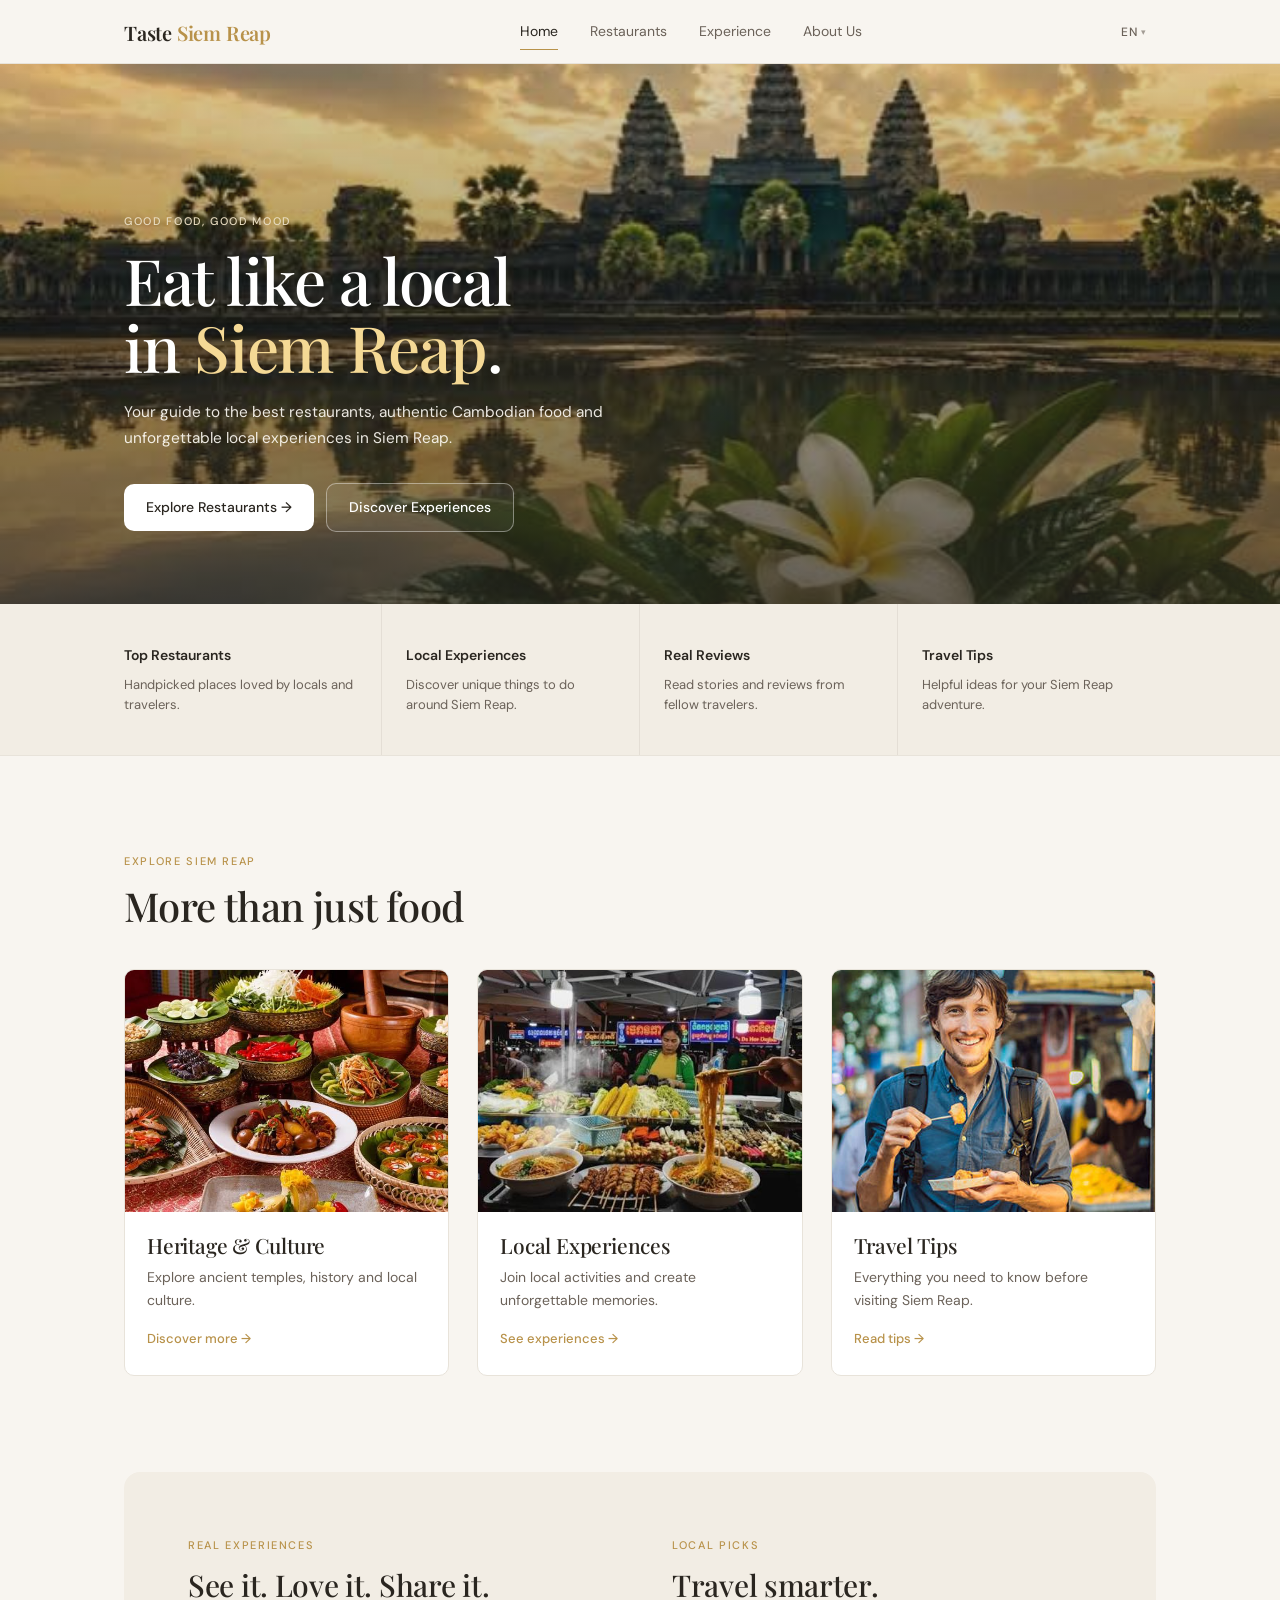
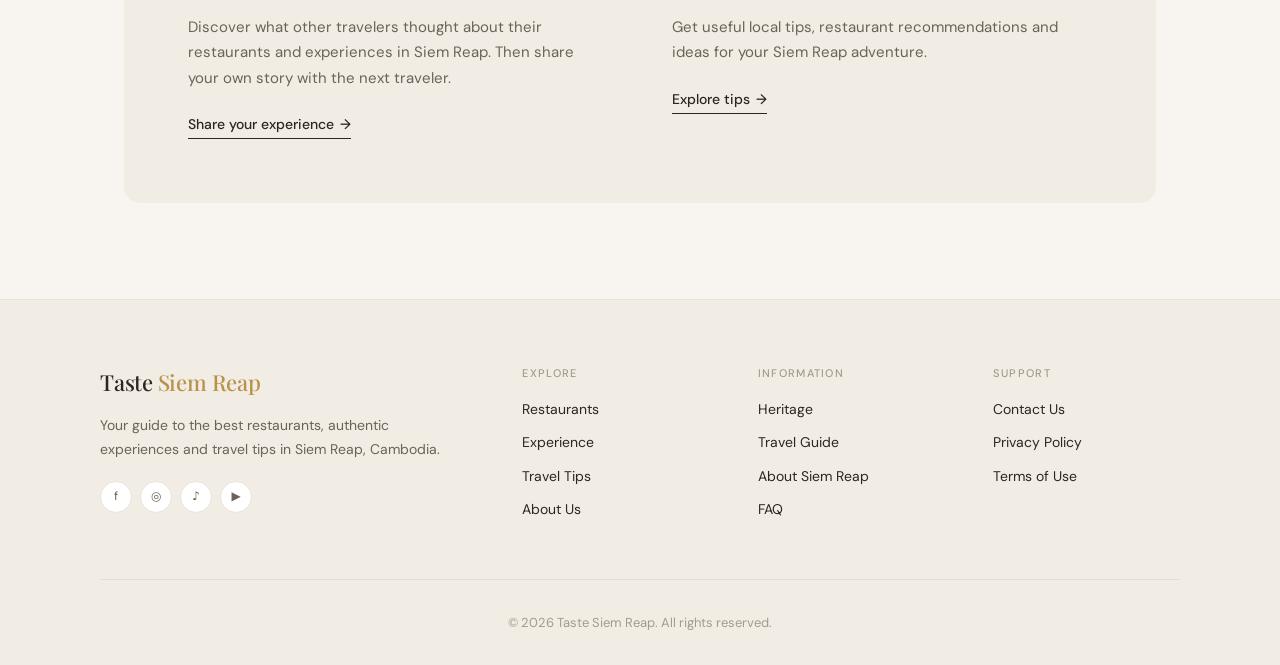
<file: index.html>
<!DOCTYPE html>
<html lang="en">

<head>
    <meta charset="UTF-8">
    <meta name="viewport" content="width=device-width, initial-scale=1.0">

    <title>Taste Siem Reap | Discover Local Restaurants</title>

    <link rel="preconnect" href="https://fonts.googleapis.com">
    <link rel="preconnect" href="https://fonts.gstatic.com" crossorigin>

    <link
        href="https://fonts.googleapis.com/css2?family=DM+Sans:wght@400;500;600&family=Playfair+Display:wght@500;600&display=swap"
        rel="stylesheet">

    <style>
        /* =====================================================
           WARM MINIMAL THEME
        ===================================================== */

        :root {
            --bg: #f8f5f0;
            --bg-alt: #f2ede4;
            --surface: #ffffff;

            --text: #2a2620;
            --muted: #6b6259;
            --muted-light: #a49a8e;

            --accent: #b8924a;
            --accent-soft: #e8dcc1;

            --line: #e8e3da;

            --font-sans: "DM Sans", system-ui, -apple-system, sans-serif;
            --font-serif: "Playfair Display", Georgia, serif;

            --container: 1080px;
            --gutter: 24px;
            --radius: 10px;
        }

        * { margin: 0; padding: 0; box-sizing: border-box; }

        html {
            scroll-behavior: smooth;
            -webkit-text-size-adjust: 100%;
        }

        body {
            background: var(--bg);
            color: var(--text);
            font-family: var(--font-sans);
            font-size: 16px;
            line-height: 1.65;
            overflow-x: hidden;
            -webkit-font-smoothing: antialiased;
            -moz-osx-font-smoothing: grayscale;
        }

        a { color: inherit; text-decoration: none; }
        img { width: 100%; display: block; }
        button { font-family: inherit; cursor: pointer; border: none; background: none; }

        /* =====================================================
           HEADER
        ===================================================== */

        header {
            position: sticky;
            top: 0;
            z-index: 1000;
            background: rgba(248, 245, 240, 0.92);
            backdrop-filter: blur(12px);
            -webkit-backdrop-filter: blur(12px);
            border-bottom: 1px solid var(--line);
        }

        .navbar {
            max-width: var(--container);
            margin: 0 auto;
            padding: 0 var(--gutter);
            height: 64px;
            display: flex;
            align-items: center;
            justify-content: space-between;
            gap: 20px;
        }

        .logo {
            font-family: var(--font-serif);
            font-size: 20px;
            font-weight: 600;
            letter-spacing: -0.01em;
            color: var(--text);
            flex-shrink: 0;
            white-space: nowrap;
        }

        .logo span { color: var(--accent); }

        .nav-links {
            display: flex;
            align-items: center;
            gap: 32px;
            list-style: none;
        }

        .nav-links a {
            color: var(--muted);
            font-size: 14px;
            font-weight: 400;
            transition: color .2s ease;
            position: relative;
            white-space: nowrap;
        }

        .nav-links a:hover,
        .nav-links a.active { color: var(--text); }

        .nav-links a.active::after {
            content: "";
            position: absolute;
            left: 0;
            right: 0;
            bottom: -6px;
            height: 1px;
            background: var(--accent);
        }

        .nav-actions {
            display: flex;
            align-items: center;
            gap: 12px;
            flex-shrink: 0;
        }

        .language-wrapper { position: relative; }

        .language-btn {
            padding: 6px 10px;
            color: var(--muted);
            background: transparent;
            cursor: pointer;
            transition: color .2s ease;
            font-size: 12px;
            font-weight: 500;
            letter-spacing: 0.03em;
            border-radius: 6px;
            display: flex;
            align-items: center;
            gap: 4px;
        }

        .language-btn:hover { color: var(--text); }

        .language-btn::after {
            content: "▾";
            font-size: 9px;
            opacity: 0.6;
        }

        .language-menu {
            position: absolute;
            right: 0;
            top: calc(100% + 8px);
            min-width: 140px;
            padding: 6px;
            background: var(--surface);
            border: 1px solid var(--line);
            border-radius: 10px;
            box-shadow: 0 8px 24px rgba(60, 50, 40, 0.08);
            display: none;
            z-index: 100;
        }

        .language-menu.show { display: block; }

        .language-option {
            width: 100%;
            background: transparent;
            color: var(--muted);
            padding: 8px 10px;
            border-radius: 6px;
            text-align: left;
            cursor: pointer;
            font-size: 13px;
            transition: .15s ease;
        }

        .language-option:hover,
        .language-option.active {
            background: var(--bg-alt);
            color: var(--text);
        }

        .hamburger {
            display: none;
            flex-direction: column;
            gap: 4px;
            padding: 8px;
            cursor: pointer;
            background: transparent;
        }

        .hamburger span {
            display: block;
            width: 20px;
            height: 1.5px;
            background: var(--text);
            border-radius: 2px;
            transition: .3s ease;
        }

        .hamburger.active span:nth-child(1) { transform: rotate(45deg) translate(3px, 3px); }
        .hamburger.active span:nth-child(2) { opacity: 0; }
        .hamburger.active span:nth-child(3) { transform: rotate(-45deg) translate(3px, -3px); }

        .mobile-nav-overlay {
            display: none;
            position: fixed;
            top: 64px;
            left: 0;
            right: 0;
            bottom: 0;
            background: var(--bg);
            z-index: 999;
            padding: 24px var(--gutter) 40px;
            overflow-y: auto;
        }

        .mobile-nav-overlay.open { display: block; }

        .mobile-nav-links {
            list-style: none;
            display: flex;
            flex-direction: column;
            gap: 4px;
        }

        .mobile-nav-links a {
            display: block;
            padding: 14px 0;
            color: var(--text);
            font-size: 16px;
            border-bottom: 1px solid var(--line);
        }

        .mobile-nav-links a.active { color: var(--accent); }

        /* =====================================================
           HERO — edge to edge with warm overlay
        ===================================================== */

        .hero {
            position: relative;
            min-height: 540px;
            display: flex;
            align-items: flex-end;
            overflow: hidden;
            background: var(--bg-alt);
        }

        .hero-bg {
            position: absolute;
            inset: 0;
            background: url("bg3.jpg") center/cover no-repeat;
            z-index: 0;
        }

        .hero-bg::after {
            content: "";
            position: absolute;
            inset: 0;
            background: linear-gradient(
                180deg,
                rgba(42, 38, 32, 0.15) 0%,
                rgba(42, 38, 32, 0.72) 100%
            );
        }

        .hero-content {
            position: relative;
            z-index: 2;
            max-width: var(--container);
            width: 100%;
            margin: 0 auto;
            padding: 0 var(--gutter) 72px;
        }

        .hero-eyebrow {
            color: var(--accent-soft);
            text-transform: uppercase;
            letter-spacing: 0.15em;
            font-size: 11px;
            font-weight: 500;
            margin-bottom: 16px;
        }

        .hero h1 {
            font-family: var(--font-serif);
            font-size: clamp(32px, 6vw, 64px);
            line-height: 1.05;
            font-weight: 500;
            color: #ffffff;
            letter-spacing: -0.02em;
            max-width: 720px;
            margin-bottom: 20px;
        }

        .hero h1 span { color: #f5d995; }

        .hero p {
            max-width: 520px;
            color: rgba(255, 252, 246, 0.9);
            font-size: clamp(15px, 1.2vw, 17px);
            line-height: 1.65;
            margin-bottom: 32px;
        }

        .hero-actions {
            display: flex;
            align-items: center;
            flex-wrap: wrap;
            gap: 12px;
        }

        .btn {
            display: inline-flex;
            align-items: center;
            gap: 8px;
            padding: 12px 22px;
            font-size: 14px;
            font-weight: 500;
            border-radius: var(--radius);
            transition: .2s ease;
            white-space: nowrap;
        }

        .btn-primary {
            background: var(--surface);
            color: var(--text);
        }

        .btn-primary:hover {
            background: var(--bg-alt);
            transform: translateY(-1px);
        }

        .btn-secondary {
            color: #ffffff;
            border: 1px solid rgba(255, 255, 255, 0.4);
            background: rgba(255, 255, 255, 0.06);
        }

        .btn-secondary:hover {
            background: rgba(255, 255, 255, 0.14);
            border-color: #ffffff;
        }

        /* =====================================================
           FEATURE STRIP — warm soft background
        ===================================================== */

        .features-section {
            background: var(--bg-alt);
            border-bottom: 1px solid var(--line);
        }

        .features {
            max-width: var(--container);
            margin: 0 auto;
            padding: 0 var(--gutter);
            display: grid;
            grid-template-columns: repeat(4, 1fr);
        }

        .feature {
            padding: 40px 24px 40px 0;
            border-right: 1px solid rgba(60, 50, 40, 0.08);
            display: flex;
            flex-direction: column;
            gap: 8px;
            transition: .2s ease;
        }

        .feature:last-child { border-right: none; padding-right: 0; }
        .feature:not(:first-child) { padding-left: 24px; }

        .feature:hover {
            background: rgba(255, 255, 255, 0.5);
        }

        .feature h3 {
            font-size: 14px;
            font-weight: 600;
            color: var(--text);
            letter-spacing: -0.005em;
        }

        .feature p {
            color: var(--muted);
            font-size: 13px;
            line-height: 1.55;
        }

        /* =====================================================
           MAIN
        ===================================================== */

        main {
            max-width: var(--container);
            margin: 0 auto;
            padding: 96px var(--gutter);
        }

        .section { margin-bottom: 96px; }
        .section:last-child { margin-bottom: 0; }

        .section-header {
            margin-bottom: 40px;
            max-width: 640px;
        }

        .section-label {
            color: var(--accent);
            text-transform: uppercase;
            letter-spacing: 0.15em;
            font-size: 11px;
            font-weight: 500;
            margin-bottom: 12px;
        }

        .section-header h2 {
            font-family: var(--font-serif);
            font-size: clamp(28px, 3.6vw, 40px);
            font-weight: 500;
            line-height: 1.15;
            letter-spacing: -0.015em;
            color: var(--text);
        }

        /* =====================================================
           EXPLORE
        ===================================================== */

        .explore-grid {
            display: grid;
            grid-template-columns: repeat(3, 1fr);
            gap: 28px;
        }

        .explore-card {
            display: flex;
            flex-direction: column;
            gap: 16px;
            background: var(--surface);
            border-radius: var(--radius);
            border: 1px solid var(--line);
            overflow: hidden;
            transition: transform .25s ease, box-shadow .25s ease;
        }

        .explore-card:hover {
            transform: translateY(-3px);
            box-shadow: 0 12px 32px rgba(60, 50, 40, 0.08);
        }

        .explore-card-image {
            aspect-ratio: 4 / 3;
            overflow: hidden;
            background: var(--bg-alt);
        }

        .explore-card-image img {
            width: 100%;
            height: 100%;
            object-fit: cover;
            transition: transform .5s ease;
        }

        .explore-card:hover .explore-card-image img {
            transform: scale(1.04);
        }

        .explore-card-body { padding: 4px 22px 24px; }

        .explore-card h3 {
            font-family: var(--font-serif);
            font-size: 21px;
            font-weight: 500;
            line-height: 1.25;
            color: var(--text);
            margin-bottom: 8px;
            letter-spacing: -0.01em;
        }

        .explore-card p {
            color: var(--muted);
            font-size: 14px;
            line-height: 1.6;
            margin-bottom: 14px;
        }

        .explore-card-link {
            color: var(--accent);
            font-size: 13px;
            font-weight: 500;
            display: inline-flex;
            align-items: center;
            gap: 4px;
            transition: gap .2s ease;
        }

        .explore-card:hover .explore-card-link { gap: 8px; }

        /* =====================================================
           EXPERIENCE — warm soft panel
        ===================================================== */

        .experience {
            background: var(--bg-alt);
            border-radius: 16px;
            padding: 64px;
        }

        .experience-grid {
            display: grid;
            grid-template-columns: repeat(2, 1fr);
            gap: 64px;
        }

        .experience-item h2 {
            font-family: var(--font-serif);
            font-size: clamp(24px, 2.8vw, 30px);
            font-weight: 500;
            line-height: 1.2;
            color: var(--text);
            margin-bottom: 12px;
            letter-spacing: -0.01em;
        }

        .experience-item p {
            color: var(--muted);
            font-size: 15px;
            line-height: 1.7;
            margin-bottom: 20px;
            max-width: 460px;
        }

        .text-link {
            color: var(--text);
            font-size: 14px;
            font-weight: 500;
            border-bottom: 1px solid var(--text);
            padding-bottom: 2px;
            transition: .2s ease;
            display: inline-flex;
            align-items: center;
            gap: 6px;
        }

        .text-link:hover {
            color: var(--accent);
            border-color: var(--accent);
        }

        .text-link .arrow { transition: transform .2s ease; }
        .text-link:hover .arrow { transform: translateX(3px); }

        /* =====================================================
           FOOTER — warm surface
        ===================================================== */

        footer {
            border-top: 1px solid var(--line);
            padding: 64px var(--gutter) 32px;
            background: var(--bg-alt);
        }

        .footer-grid {
            max-width: var(--container);
            margin: 0 auto;
            display: grid;
            grid-template-columns: 2fr 1fr 1fr 1fr;
            gap: 48px;
            padding-bottom: 48px;
            border-bottom: 1px solid rgba(60, 50, 40, 0.08);
        }

        .footer-brand h2 {
            font-family: var(--font-serif);
            font-size: 22px;
            font-weight: 500;
            margin-bottom: 14px;
            color: var(--text);
            letter-spacing: -0.01em;
        }

        .footer-brand h2 span { color: var(--accent); }

        .footer-brand p {
            color: var(--muted);
            font-size: 14px;
            line-height: 1.65;
            max-width: 340px;
        }

        .socials {
            display: flex;
            gap: 8px;
            margin-top: 20px;
            flex-wrap: wrap;
        }

        .social {
            width: 32px;
            height: 32px;
            display: flex;
            align-items: center;
            justify-content: center;
            border: 1px solid var(--line);
            border-radius: 50%;
            color: var(--muted);
            background: var(--surface);
            font-size: 12px;
            transition: .2s ease;
        }

        .social:hover {
            color: var(--accent);
            border-color: var(--accent);
        }

        .footer-column h3 {
            color: var(--muted-light);
            font-size: 11px;
            letter-spacing: 0.12em;
            text-transform: uppercase;
            font-weight: 500;
            margin-bottom: 16px;
        }

        .footer-column a {
            display: block;
            color: var(--text);
            font-size: 14px;
            margin-bottom: 10px;
            transition: color .2s ease;
        }

        .footer-column a:hover { color: var(--accent); }

        .copyright {
            max-width: var(--container);
            margin: 32px auto 0;
            color: var(--muted-light);
            font-size: 13px;
            text-align: center;
        }

        /* =====================================================
           RESPONSIVE
        ===================================================== */

        @media (max-width: 1024px) {
            .explore-grid { gap: 20px; }
            .experience { padding: 48px; }
            .experience-grid { gap: 40px; }
            .footer-grid {
                grid-template-columns: 1fr 1fr;
                gap: 40px;
            }
        }

        @media (max-width: 768px) {
            .nav-links { display: none; }
            .hamburger { display: flex; }

            .hero { min-height: 480px; }
            .hero-content { padding-bottom: 48px; }
            .hero-actions { flex-direction: column; align-items: stretch; }
            .btn { justify-content: center; }

            .features { grid-template-columns: 1fr 1fr; }

            .feature {
                padding: 24px 16px;
                border-right: none;
                border-bottom: 1px solid rgba(60, 50, 40, 0.08);
            }

            .feature:nth-child(odd) {
                border-right: 1px solid rgba(60, 50, 40, 0.08);
                padding-left: 0;
            }

            .feature:nth-child(even) { padding-left: 16px; }
            .feature:nth-last-child(-n+2) { border-bottom: none; }

            main { padding: 64px var(--gutter); }
            .section { margin-bottom: 64px; }

            .explore-grid {
                grid-template-columns: 1fr;
                gap: 24px;
            }

            .experience { padding: 40px 28px; }
            .experience-grid {
                grid-template-columns: 1fr;
                gap: 40px;
            }

            .footer-grid {
                grid-template-columns: 1fr;
                gap: 32px;
            }
        }

        @media (max-width: 480px) {
            :root { --gutter: 20px; }

            .navbar { height: 58px; }
            .mobile-nav-overlay { top: 58px; }

            .hero h1 { font-size: 30px; }
            .hero { min-height: 440px; }

            .features { grid-template-columns: 1fr; }

            .feature,
            .feature:nth-child(odd),
            .feature:nth-child(even) {
                padding: 20px 0;
                border-right: none;
                border-bottom: 1px solid rgba(60, 50, 40, 0.08);
            }

            .feature:last-child { border-bottom: none; }

            .experience { padding: 32px 20px; border-radius: 12px; }

            .footer-grid { padding-bottom: 32px; }
        }

        @media (prefers-reduced-motion: reduce) {
            *, *::before, *::after {
                animation-duration: 0.01ms !important;
                transition-duration: 0.01ms !important;
            }
            html { scroll-behavior: auto; }
        }
    </style>
    <link rel="stylesheet" href="site-header.css">

</head>

<body>

    <!-- HEADER -->
    <header class="site-header">
        <nav class="navbar">
            <a href="index.html" class="logo">
                Taste <span>Siem Reap</span>
            </a>

            <ul class="nav-links">
                <li><a href="index.html" class="active" data-i18n="navHome">Home</a></li>
                <li><a href="res.html" data-i18n="navRestaurants">Restaurants</a></li>
                <li><a href="experience.html" data-i18n="navExperience">Experience</a></li>
                <li><a href="Aboutus.html" data-i18n="navAbout">About Us</a></li>
            </ul>

            <div class="nav-actions">
                <div class="language-wrapper" id="languageWrapper">
                    <button class="language-btn" id="languageButton" type="button" aria-label="Language">
                        <span id="currentLanguage">EN</span>
                    </button>

                    <div class="language-menu" id="languageMenu">
                        <button class="language-option active" data-language="en">🇬🇧 English</button>
                        <button class="language-option" data-language="zh">🇨🇳 中文</button>
                        <button class="language-option" data-language="km">🇰🇭 ខ្មែរ</button>
                    </div>
                </div>

                <button class="hamburger" id="hamburger" type="button" aria-label="Toggle menu">
                    <span></span>
                    <span></span>
                    <span></span>
                </button>
            </div>
        </nav>
    </header>

    <div class="mobile-nav-overlay" id="mobileNav">
        <ul class="mobile-nav-links">
            <li><a href="index.html" class="active" data-i18n="navHome">Home</a></li>
            <li><a href="res.html" data-i18n="navRestaurants">Restaurants</a></li>
            <li><a href="experience.html" data-i18n="navExperience">Experience</a></li>
            <li><a href="Aboutus.html" data-i18n="navAbout">About Us</a></li>
        </ul>
    </div>

    <!-- HERO -->
    <section class="hero">
        <div class="hero-bg"></div>
        <div class="hero-content">
            <div class="hero-eyebrow" data-i18n="heroEyebrow">Good food, good mood</div>

            <h1 data-i18n="heroTitle">
                Eat like a local<br>
                in <span>Siem Reap</span>.
            </h1>

            <p data-i18n="heroText">
                Your guide to the best restaurants, authentic Cambodian food and unforgettable local experiences in Siem Reap.
            </p>

            <div class="hero-actions">
                <a href="res.html" class="btn btn-primary" data-i18n="exploreRestaurants">
                    Explore Restaurants →
                </a>
                <a href="experience.html" class="btn btn-secondary" data-i18n="discoverExperiences">
                    Discover Experiences
                </a>
            </div>
        </div>
    </section>

    <!-- FEATURE STRIP -->
    <div class="features-section">
        <div class="features">
            <a href="res.html" class="feature">
                <h3 data-i18n="topRestaurants">Top Restaurants</h3>
                <p data-i18n="topRestaurantsText">Handpicked places loved by locals and travelers.</p>
            </a>

            <a href="experience.html" class="feature">
                <h3 data-i18n="localExperiences">Local Experiences</h3>
                <p data-i18n="localExperiencesText">Discover unique things to do around Siem Reap.</p>
            </a>

            <a href="experience.html" class="feature">
                <h3 data-i18n="realReviews">Real Reviews</h3>
                <p data-i18n="realReviewsText">Read stories and reviews from fellow travelers.</p>
            </a>

            <a href="tip.html" class="feature">
                <h3 data-i18n="travelTips">Travel Tips</h3>
                <p data-i18n="travelTipsText">Helpful ideas for your Siem Reap adventure.</p>
            </a>
        </div>
    </div>

    <!-- MAIN -->
    <main>

        <!-- EXPLORE -->
        <section class="section explore">
            <div class="section-header">
                <div class="section-label" data-i18n="exploreSiemReap">Explore Siem Reap</div>
                <h2 data-i18n="moreThanFood">More than just food</h2>
            </div>

            <div class="explore-grid">
                <a href="hari.html" class="explore-card">
                    <div class="explore-card-image">
                        <img src="hari.jpg" alt="Angkor Wat" loading="lazy">
                    </div>
                    <div class="explore-card-body">
                        <h3 data-i18n="heritageCulture">Heritage & Culture</h3>
                        <p data-i18n="heritageText">Explore ancient temples, history and local culture.</p>
                        <span class="explore-card-link" data-i18n="discoverMore">Discover more →</span>
                    </div>
                </a>

                <a href="experience.html" class="explore-card">
                    <div class="explore-card-image">
                        <img src="local.jpg" alt="Local Experience" loading="lazy">
                    </div>
                    <div class="explore-card-body">
                        <h3 data-i18n="localExperiences">Local Experiences</h3>
                        <p data-i18n="experienceText">Join local activities and create unforgettable memories.</p>
                        <span class="explore-card-link" data-i18n="seeExperiences">See experiences →</span>
                    </div>
                </a>

                <a href="tip.html" class="explore-card">
                    <div class="explore-card-image">
                        <img src="tip.jpg" alt="Siem Reap Sunset" loading="lazy">
                    </div>
                    <div class="explore-card-body">
                        <h3 data-i18n="travelTips">Travel Tips</h3>
                        <p data-i18n="tipsText">Everything you need to know before visiting Siem Reap.</p>
                        <span class="explore-card-link" data-i18n="readTips">Read tips →</span>
                    </div>
                </a>
            </div>
        </section>

        <!-- EXPERIENCE -->
        <section class="section experience">
            <div class="experience-grid">
                <div class="experience-item">
                    <div class="section-label" data-i18n="realExperiences">Real Experiences</div>
                    <h2 data-i18n="seeLoveShare">See it. Love it. Share it.</h2>
                    <p data-i18n="shareExperienceText">
                        Discover what other travelers thought about their restaurants and experiences in Siem Reap. Then share your own story with the next traveler.
                    </p>
                    <a href="experience.html" class="text-link" data-i18n="shareExperience">
                        Share your experience <span class="arrow">→</span>
                    </a>
                </div>

                <div class="experience-item">
                    <div class="section-label" data-i18n="localPicks">Local Picks</div>
                    <h2 data-i18n="travelSmarter">Travel smarter.</h2>
                    <p data-i18n="travelSmarterText">
                        Get useful local tips, restaurant recommendations and ideas for your Siem Reap adventure.
                    </p>
                    <a href="tip.html" class="text-link" data-i18n="exploreTips">
                        Explore tips <span class="arrow">→</span>
                    </a>
                </div>
            </div>
        </section>

    </main>

    <!-- FOOTER -->
    <footer>
        <div class="footer-grid">
            <div class="footer-brand">
                <h2>Taste <span>Siem Reap</span></h2>
                <p data-i18n="footerDescription">
                    Your guide to the best restaurants, authentic experiences and travel tips in Siem Reap, Cambodia.
                </p>
                <div class="socials">
                    <span class="social">f</span>
                    <span class="social">◎</span>
                    <span class="social">♪</span>
                    <span class="social">▶</span>
                </div>
            </div>

            <div class="footer-column">
                <h3 data-i18n="exploreFooter">EXPLORE</h3>
                <a href="res.html" data-i18n="navRestaurants">Restaurants</a>
                <a href="experience.html" data-i18n="navExperience">Experience</a>
                <a href="tip.html" data-i18n="travelTips">Travel Tips</a>
                <a href="Aboutus.html" data-i18n="navAbout">About Us</a>
            </div>

            <div class="footer-column">
                <h3 data-i18n="informationFooter">INFORMATION</h3>
                <a href="hari.html" data-i18n="heritage">Heritage</a>
                <a href="tvr.html" data-i18n="travelGuide">Travel Guide</a>
                <a href="abtsr.html" data-i18n="aboutSiemReap">About Siem Reap</a>
                <a href="faq.html" data-i18n="faq">FAQ</a>
            </div>

            <div class="footer-column">
                <h3 data-i18n="supportFooter">SUPPORT</h3>
                <a href="contactus.html" data-i18n="contactUs">Contact Us</a>
                <a href="prv.html" data-i18n="privacy">Privacy Policy</a>
                <a href="tou.html" data-i18n="terms">Terms of Use</a>
            </div>
        </div>

        <div class="copyright" data-i18n="copyright">
            © 2026 Taste Siem Reap. All rights reserved.
        </div>
    </footer>

    <!-- LANGUAGE JAVASCRIPT -->
    <script>
        const translations = {
            en: {
                navHome: "Home",
                navRestaurants: "Restaurants",
                navExperience: "Experience",
                navAbout: "About Us",
                heroEyebrow: "Good food, good mood",
                heroTitle: 'Eat like a local<br>in <span>Siem Reap</span>.',
                heroText: "Your guide to the best restaurants, authentic Cambodian food and unforgettable local experiences in Siem Reap.",
                exploreRestaurants: "Explore Restaurants →",
                discoverExperiences: "Discover Experiences",
                topRestaurants: "Top Restaurants",
                topRestaurantsText: "Handpicked places loved by locals and travelers.",
                localExperiences: "Local Experiences",
                localExperiencesText: "Discover unique things to do around Siem Reap.",
                realReviews: "Real Reviews",
                realReviewsText: "Read stories and reviews from fellow travelers.",
                travelTips: "Travel Tips",
                travelTipsText: "Helpful ideas for your Siem Reap adventure.",
                exploreSiemReap: "Explore Siem Reap",
                moreThanFood: "More than just food",
                heritageCulture: "Heritage & Culture",
                heritageText: "Explore ancient temples, history and local culture.",
                discoverMore: "Discover more →",
                experienceText: "Join local activities and create unforgettable memories.",
                seeExperiences: "See experiences →",
                tipsText: "Everything you need to know before visiting Siem Reap.",
                readTips: "Read tips →",
                realExperiences: "Real Experiences",
                seeLoveShare: "See it. Love it. Share it.",
                shareExperienceText: "Discover what other travelers thought about their restaurants and experiences in Siem Reap. Then share your own story with the next traveler.",
                shareExperience: "Share your experience",
                localPicks: "Local Picks",
                travelSmarter: "Travel smarter.",
                travelSmarterText: "Get useful local tips, restaurant recommendations and ideas for your Siem Reap adventure.",
                exploreTips: "Explore tips",
                footerDescription: "Your guide to the best restaurants, authentic experiences and travel tips in Siem Reap, Cambodia.",
                exploreFooter: "EXPLORE",
                informationFooter: "INFORMATION",
                supportFooter: "SUPPORT",
                heritage: "Heritage",
                travelGuide: "Travel Guide",
                aboutSiemReap: "About Siem Reap",
                faq: "FAQ",
                contactUs: "Contact Us",
                privacy: "Privacy Policy",
                terms: "Terms of Use",
                copyright: "© 2026 Taste Siem Reap. All rights reserved."
            },
            zh: {
                navHome: "首页",
                navRestaurants: "餐厅",
                navExperience: "体验",
                navAbout: "关于我们",
                heroEyebrow: "美食带来好心情",
                heroTitle: '像当地人一样<br>品味<span>暹粒</span>。',
                heroText: "为你探索暹粒最好的餐厅、正宗柬埔寨美食以及难忘的当地体验。",
                exploreRestaurants: "探索餐厅 →",
                discoverExperiences: "探索体验",
                topRestaurants: "热门餐厅",
                topRestaurantsText: "精选当地人和旅行者喜爱的餐厅。",
                localExperiences: "当地体验",
                localExperiencesText: "探索暹粒周边独特的活动。",
                realReviews: "真实评价",
                realReviewsText: "阅读其他旅行者分享的故事和评价。",
                travelTips: "旅行贴士",
                travelTipsText: "为你的暹粒之旅提供实用建议。",
                exploreSiemReap: "探索暹粒",
                moreThanFood: "不只是美食",
                heritageCulture: "文化与遗产",
                heritageText: "探索古老寺庙、历史和当地文化。",
                discoverMore: "了解更多 →",
                experienceText: "参加当地活动，创造难忘的旅行回忆。",
                seeExperiences: "查看体验 →",
                tipsText: "了解前往暹粒旅行前需要知道的一切。",
                readTips: "阅读贴士 →",
                realExperiences: "真实体验",
                seeLoveShare: "看见它，喜欢它，分享它。",
                shareExperienceText: "看看其他旅行者对暹粒餐厅和体验的评价，并与下一位旅行者分享你的故事。",
                shareExperience: "分享你的体验",
                localPicks: "当地推荐",
                travelSmarter: "聪明旅行。",
                travelSmarterText: "获取实用的当地贴士、餐厅推荐和暹粒旅行建议。",
                exploreTips: "探索贴士",
                footerDescription: "你的暹粒旅行指南，带你发现最佳餐厅、真实体验和旅行贴士。",
                exploreFooter: "探索",
                informationFooter: "信息",
                supportFooter: "支持",
                heritage: "文化遗产",
                travelGuide: "旅行指南",
                aboutSiemReap: "关于暹粒",
                faq: "常见问题",
                contactUs: "联系我们",
                privacy: "隐私政策",
                terms: "使用条款",
                copyright: "© 2026 Taste Siem Reap。版权所有。"
            },
            km: {
                navHome: "ទំព័រដើម",
                navRestaurants: "ភោជនីយដ្ឋាន",
                navExperience: "បទពិសោធន៍",
                navAbout: "អំពីយើង",
                heroEyebrow: "អាហារឆ្ងាញ់ អារម្មណ៍ល្អ",
                heroTitle: 'ញ៉ាំដូចអ្នកក្នុងស្រុក<br>នៅ<span>សៀមរាប</span>។',
                heroText: "មគ្គុទេសក៍របស់អ្នកទៅកាន់ភោជនីយដ្ឋានល្អៗ អាហារខ្មែរដើម និងបទពិសោធន៍ក្នុងស្រុកដ៏អស្ចារ្យនៅសៀមរាប។",
                exploreRestaurants: "ស្វែងរកភោជនីយដ្ឋាន →",
                discoverExperiences: "ស្វែងរកបទពិសោធន៍",
                topRestaurants: "ភោជនីយដ្ឋានល្បីៗ",
                topRestaurantsText: "ជ្រើសរើសកន្លែងដែលអ្នកក្នុងស្រុក និងអ្នកធ្វើដំណើរចូលចិត្ត។",
                localExperiences: "បទពិសោធន៍ក្នុងស្រុក",
                localExperiencesText: "ស្វែងរកសកម្មភាពពិសេសៗនៅជុំវិញសៀមរាប។",
                realReviews: "ការវាយតម្លៃពិត",
                realReviewsText: "អានរឿងរ៉ាវ និងការវាយតម្លៃពីអ្នកធ្វើដំណើរផ្សេងទៀត។",
                travelTips: "គន្លឹះធ្វើដំណើរ",
                travelTipsText: "គំនិតមានប្រយោជន៍សម្រាប់ដំណើររបស់អ្នកនៅសៀមរាប។",
                exploreSiemReap: "ស្វែងយល់ពីសៀមរាប",
                moreThanFood: "លើសពីអាហារ",
                heritageCulture: "បេតិកភណ្ឌ និងវប្បធម៌",
                heritageText: "ស្វែងយល់ពីប្រាសាទបុរាណ ប្រវត្តិសាស្ត្រ និងវប្បធម៌ក្នុងស្រុក។",
                discoverMore: "ស្វែងយល់បន្ថែម →",
                experienceText: "ចូលរួមសកម្មភាពក្នុងស្រុក និងបង្កើតអនុស្សាវរីយ៍ដែលមិនអាចបំភ្លេចបាន។",
                seeExperiences: "មើលបទពិសោធន៍ →",
                tipsText: "អ្វីៗដែលអ្នកត្រូវដឹងមុនពេលមកទស្សនាសៀមរាប។",
                readTips: "អានគន្លឹះ →",
                realExperiences: "បទពិសោធន៍ពិត",
                seeLoveShare: "ឃើញវា។ ស្រឡាញ់វា។ ចែករំលែកវា។",
                shareExperienceText: "ស្វែងយល់ពីអ្វីដែលអ្នកធ្វើដំណើរផ្សេងទៀតគិតអំពីភោជនីយដ្ឋាន និងបទពិសោធន៍នៅសៀមរាប ហើយចែករំលែករឿងរបស់អ្នក។",
                shareExperience: "ចែករំលែកបទពិសោធន៍",
                localPicks: "ជម្រើសក្នុងស្រុក",
                travelSmarter: "ធ្វើដំណើរឱ្យឆ្លាតវៃ។",
                travelSmarterText: "ទទួលបានគន្លឹះក្នុងស្រុក ការណែនាំភោជនីយដ្ឋាន និងគំនិតសម្រាប់ដំណើររបស់អ្នកនៅសៀមរាប។",
                exploreTips: "ស្វែងរកគន្លឹះ",
                footerDescription: "មគ្គុទេសក៍របស់អ្នកទៅកាន់ភោជនីយដ្ឋានល្អៗ បទពិសោធន៍ពិត និងគន្លឹះធ្វើដំណើរនៅសៀមរាប។",
                exploreFooter: "ស្វែងរក",
                informationFooter: "ព័ត៌មាន",
                supportFooter: "ជំនួយ",
                heritage: "បេតិកភណ្ឌ",
                travelGuide: "មគ្គុទេសក៍ធ្វើដំណើរ",
                aboutSiemReap: "អំពីសៀមរាប",
                faq: "សំណួរដែលសួរញឹកញាប់",
                contactUs: "ទាក់ទងយើង",
                privacy: "គោលការណ៍ឯកជនភាព",
                terms: "លក្ខខណ្ឌប្រើប្រាស់",
                copyright: "© 2026 Taste Siem Reap។ រក្សាសិទ្ធិគ្រប់យ៉ាង។"
            }
        };

        const languageWrapper = document.getElementById("languageWrapper");
        const languageButton = document.getElementById("languageButton");
        const currentLanguageSpan = document.getElementById("currentLanguage");
        const languageMenu = document.getElementById("languageMenu");
        const languageOptions = document.querySelectorAll(".language-option");

        languageButton.addEventListener("click", function (event) {
            event.stopPropagation();
            languageMenu.classList.toggle("show");
        });

        document.addEventListener("click", function (event) {
            if (!languageWrapper.contains(event.target)) {
                languageMenu.classList.remove("show");
            }
        });

        function changeLanguage(language) {
            const selected = translations[language];
            if (!selected) return;

            document.querySelectorAll("[data-i18n]").forEach(element => {
                const key = element.getAttribute("data-i18n");
                if (selected[key]) {
                    element.innerHTML = selected[key];
                }
            });

            if (language === "en") {
                currentLanguageSpan.textContent = "EN";
                document.documentElement.lang = "en";
            } else if (language === "zh") {
                currentLanguageSpan.textContent = "中文";
                document.documentElement.lang = "zh";
            } else if (language === "km") {
                currentLanguageSpan.textContent = "ខ្មែរ";
                document.documentElement.lang = "km";
            }

            languageOptions.forEach(option => {
                option.classList.remove("active");
                if (option.dataset.language === language) {
                    option.classList.add("active");
                }
            });

            localStorage.setItem("selectedLanguage", language);
            languageMenu.classList.remove("show");
        }

        languageOptions.forEach(option => {
            option.addEventListener("click", function () {
                changeLanguage(this.dataset.language);
            });
        });

        const savedLanguage = localStorage.getItem("selectedLanguage");
        if (savedLanguage && translations[savedLanguage]) {
            changeLanguage(savedLanguage);
        }

        const hamburger = document.getElementById("hamburger");
        const mobileNav = document.getElementById("mobileNav");

        hamburger.addEventListener("click", function () {
            this.classList.toggle("active");
            mobileNav.classList.toggle("open");
            document.body.style.overflow = mobileNav.classList.contains("open") ? "hidden" : "";
        });

        mobileNav.querySelectorAll("a").forEach(link => {
            link.addEventListener("click", function () {
                hamburger.classList.remove("active");
                mobileNav.classList.remove("open");
                document.body.style.overflow = "";
            });
        });

        window.addEventListener("resize", function () {
            if (window.innerWidth > 768) {
                hamburger.classList.remove("active");
                mobileNav.classList.remove("open");
                document.body.style.overflow = "";
            }
        });
    </script>

</body>

</html>
</file>
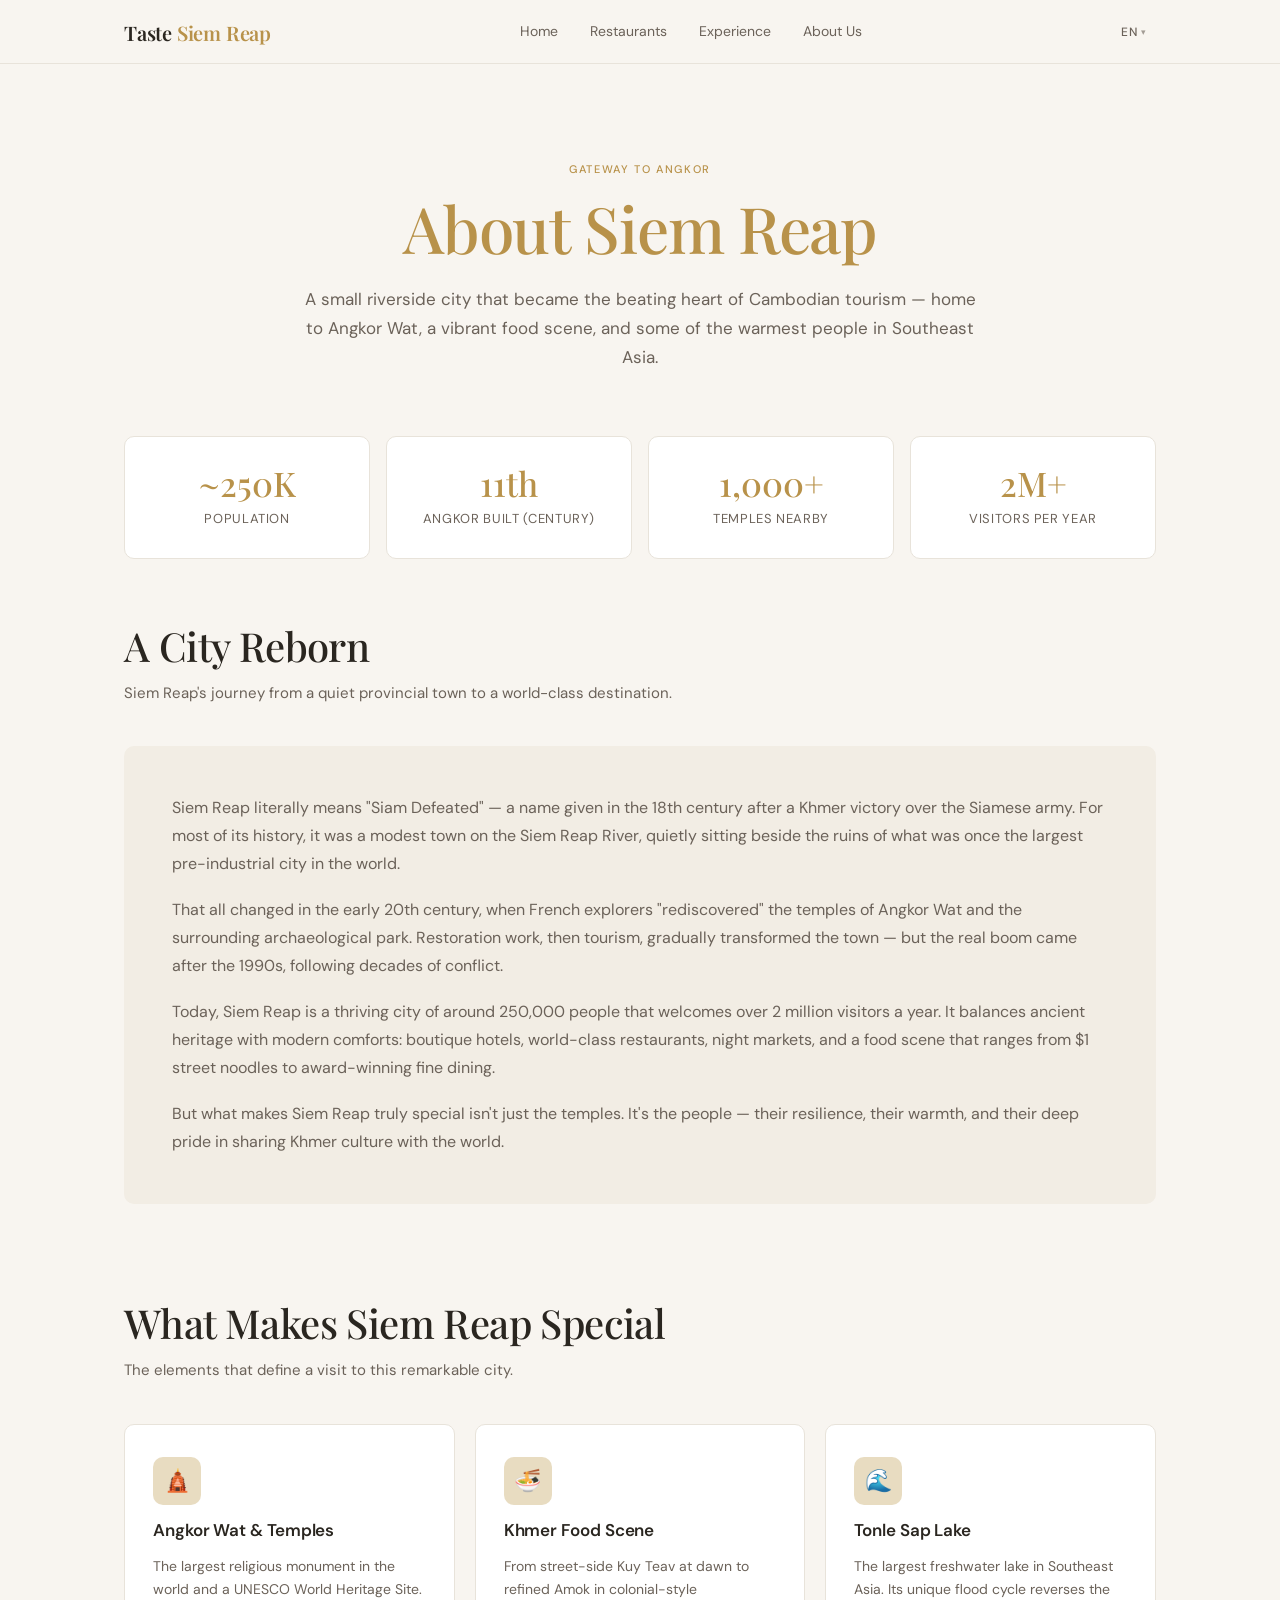
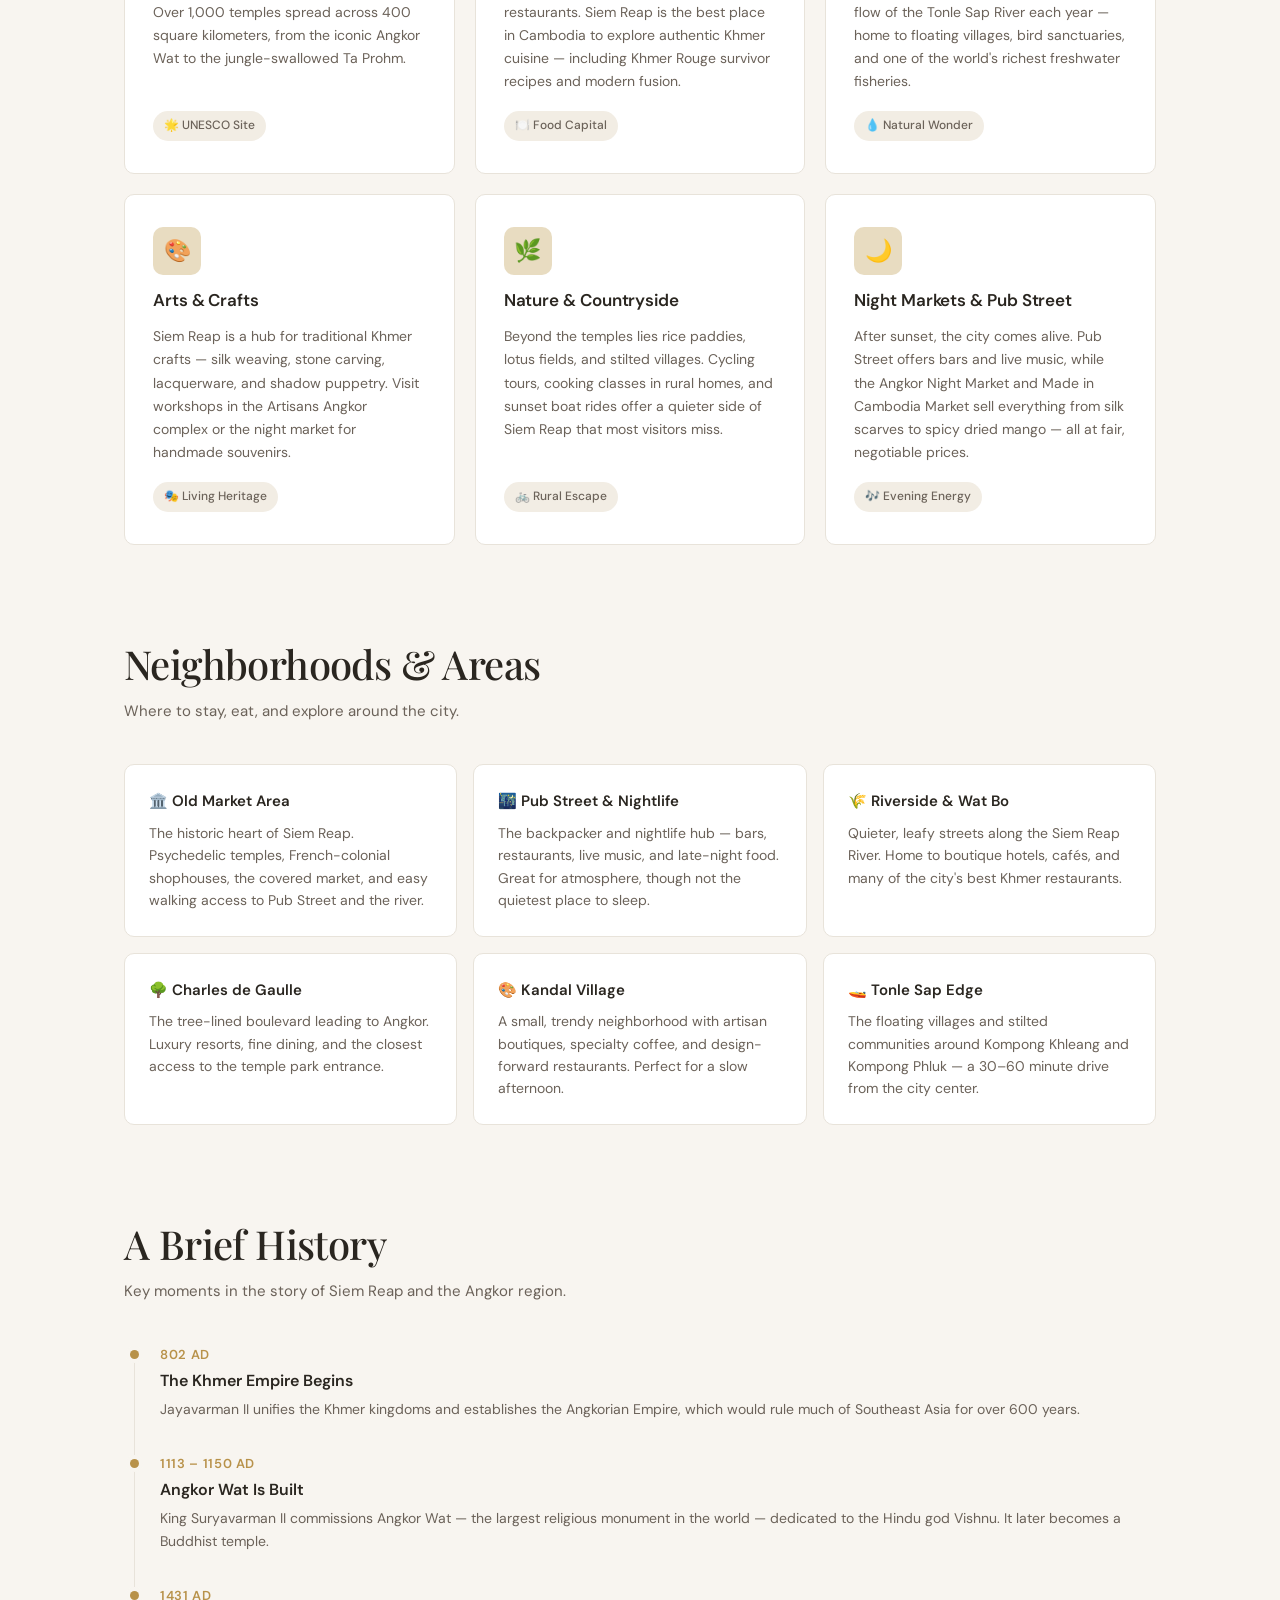
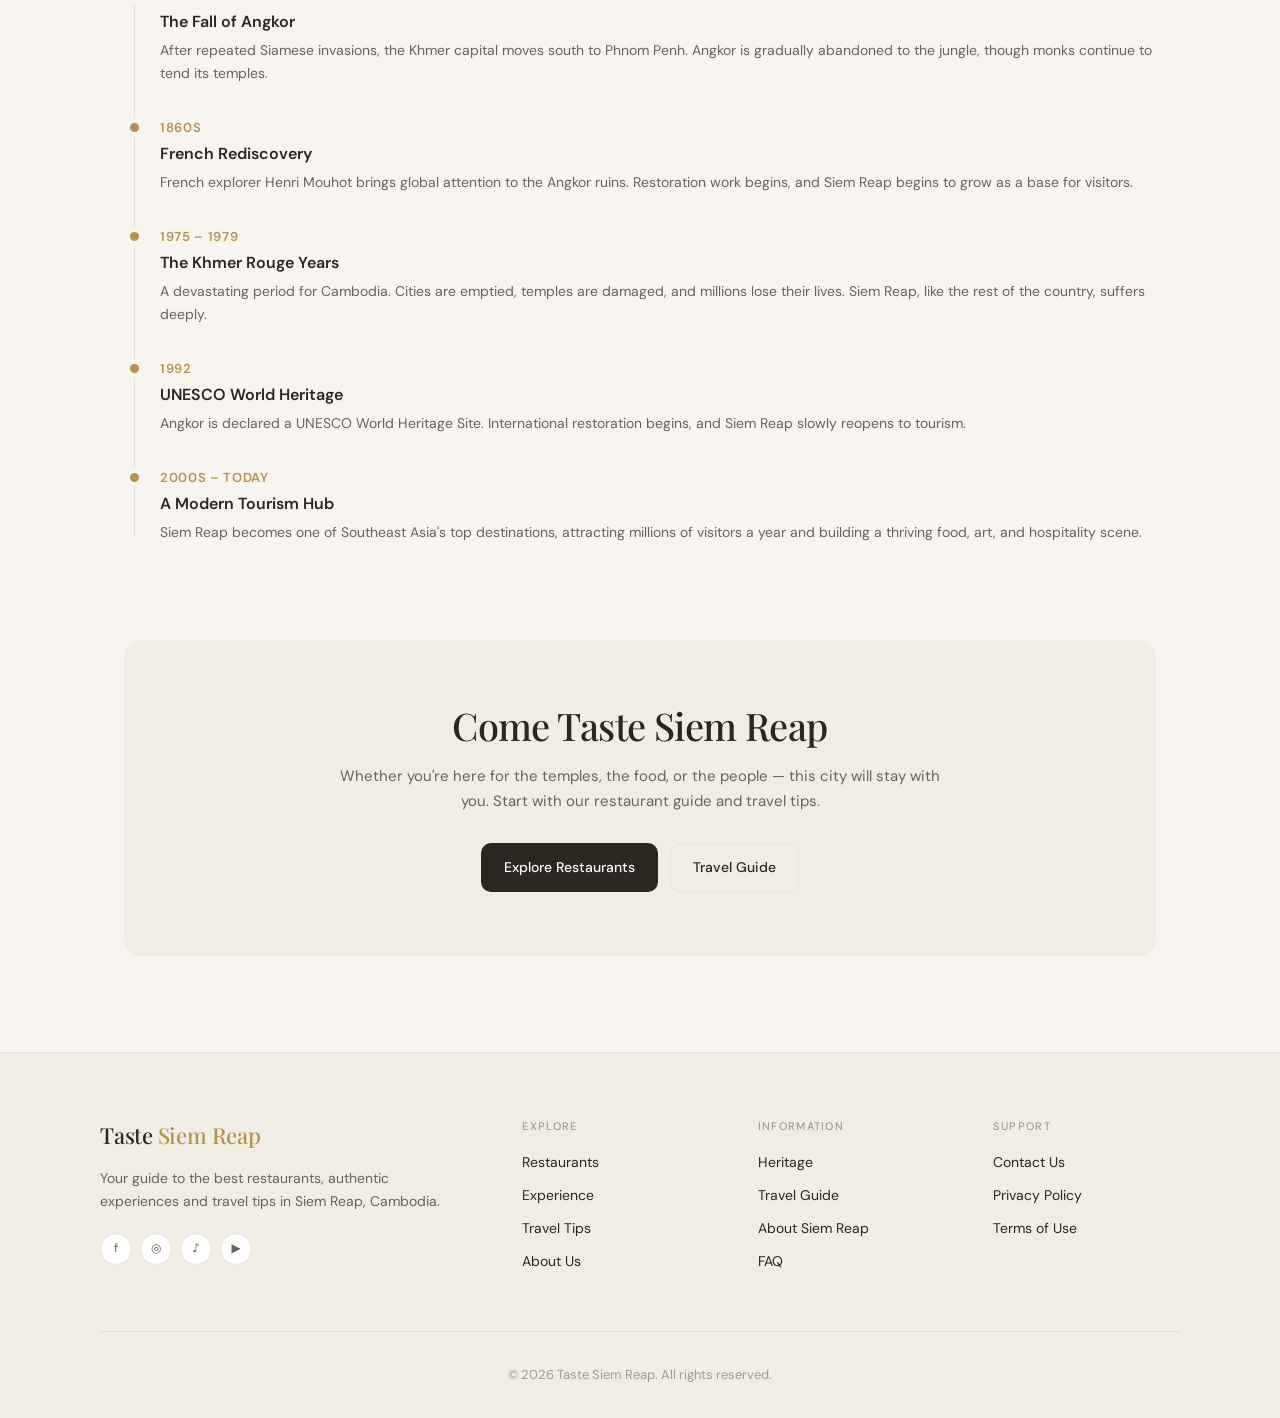
<file: abtsr.html>
<!DOCTYPE html>
<html lang="en">
<head>
  <meta charset="UTF-8">
  <meta name="viewport" content="width=device-width, initial-scale=1.0, maximum-scale=5.0, viewport-fit=cover">
  <title>Taste Siem Reap · About Siem Reap</title>
  <link rel="preconnect" href="https://fonts.googleapis.com">
  <link rel="preconnect" href="https://fonts.gstatic.com" crossorigin>
  <link href="https://fonts.googleapis.com/css2?family=DM+Sans:wght@400;500;600&family=Playfair+Display:wght@500;600&display=swap" rel="stylesheet">
  <style>
    /* =====================================================
       WARM MINIMAL THEME
    ===================================================== */

    :root {
      --bg: #f8f5f0;
      --bg-alt: #f2ede4;
      --surface: #ffffff;

      --text: #2a2620;
      --muted: #6b6259;
      --muted-light: #a49a8e;

      --accent: #b8924a;
      --accent-soft: #e8dcc1;

      --line: #e8e3da;

      --font-sans: "DM Sans", system-ui, -apple-system, sans-serif;
      --font-serif: "Playfair Display", Georgia, serif;

      --container: 1080px;
      --gutter: 24px;
      --radius: 10px;

      --header-height: 64px;
    }

    * { margin: 0; padding: 0; box-sizing: border-box; }

    html {
      scroll-behavior: smooth;
      -webkit-text-size-adjust: 100%;
    }

    body {
      background: var(--bg);
      color: var(--text);
      font-family: var(--font-sans);
      font-size: 16px;
      line-height: 1.65;
      min-height: 100vh;
      overflow-x: hidden;
      -webkit-font-smoothing: antialiased;
      -moz-osx-font-smoothing: grayscale;
    }

    a { color: inherit; text-decoration: none; }
    img { display: block; width: 100%; height: auto; max-width: 100%; }
    button { font-family: inherit; cursor: pointer; border: none; background: none; }

    /* =====================================================
       HEADER
    ===================================================== */

    header {
      position: sticky;
      top: 0;
      z-index: 1000;
      background: rgba(248, 245, 240, 0.92);
      backdrop-filter: blur(12px);
      -webkit-backdrop-filter: blur(12px);
      border-bottom: 1px solid var(--line);
    }

    .navbar {
      max-width: var(--container);
      margin: 0 auto;
      padding: 0 var(--gutter);
      height: var(--header-height);
      display: flex;
      align-items: center;
      justify-content: space-between;
      gap: 20px;
    }

    .logo {
      font-family: var(--font-serif);
      font-size: 20px;
      font-weight: 600;
      letter-spacing: -0.01em;
      color: var(--text);
      flex-shrink: 0;
      white-space: nowrap;
    }

    .logo span { color: var(--accent); }

    .nav-links {
      display: flex;
      align-items: center;
      gap: 32px;
      list-style: none;
    }

    .nav-links a {
      color: var(--muted);
      font-size: 14px;
      font-weight: 400;
      transition: color .2s ease;
      position: relative;
      white-space: nowrap;
    }

    .nav-links a:hover,
    .nav-links a.active { color: var(--text); }

    .nav-links a.active::after {
      content: "";
      position: absolute;
      left: 0;
      right: 0;
      bottom: -6px;
      height: 1px;
      background: var(--accent);
    }

    .nav-actions {
      display: flex;
      align-items: center;
      gap: 12px;
      flex-shrink: 0;
    }

    .language-wrapper { position: relative; }

    .language-btn {
      padding: 6px 10px;
      color: var(--muted);
      background: transparent;
      cursor: pointer;
      transition: color .2s ease;
      font-size: 12px;
      font-weight: 500;
      letter-spacing: 0.03em;
      border-radius: 6px;
      display: flex;
      align-items: center;
      gap: 4px;
    }

    .language-btn:hover { color: var(--text); }

    .language-btn::after {
      content: "▾";
      font-size: 9px;
      opacity: 0.6;
    }

    .language-menu {
      position: absolute;
      right: 0;
      top: calc(100% + 8px);
      min-width: 140px;
      padding: 6px;
      background: var(--surface);
      border: 1px solid var(--line);
      border-radius: 10px;
      box-shadow: 0 8px 24px rgba(60, 50, 40, 0.08);
      display: none;
      z-index: 100;
    }

    .language-menu.show { display: block; }

    .language-option {
      width: 100%;
      background: transparent;
      color: var(--muted);
      padding: 8px 10px;
      border-radius: 6px;
      text-align: left;
      cursor: pointer;
      font-size: 13px;
      transition: .15s ease;
    }

    .language-option:hover,
    .language-option.active {
      background: var(--bg-alt);
      color: var(--text);
    }

    .hamburger {
      display: none;
      flex-direction: column;
      gap: 4px;
      padding: 8px;
      cursor: pointer;
      background: transparent;
    }

    .hamburger span {
      display: block;
      width: 20px;
      height: 1.5px;
      background: var(--text);
      border-radius: 2px;
      transition: .3s ease;
    }

    .hamburger.active span:nth-child(1) { transform: rotate(45deg) translate(3px, 3px); }
    .hamburger.active span:nth-child(2) { opacity: 0; }
    .hamburger.active span:nth-child(3) { transform: rotate(-45deg) translate(3px, -3px); }

    .mobile-nav-overlay {
      display: none;
      position: fixed;
      top: var(--header-height);
      left: 0;
      right: 0;
      bottom: 0;
      background: var(--bg);
      z-index: 999;
      padding: 24px var(--gutter) 40px;
      overflow-y: auto;
    }

    .mobile-nav-overlay.open { display: block; }

    .mobile-nav-links {
      list-style: none;
      display: flex;
      flex-direction: column;
      gap: 4px;
    }

    .mobile-nav-links a {
      display: block;
      padding: 14px 0;
      color: var(--text);
      font-size: 16px;
      border-bottom: 1px solid var(--line);
    }

    .mobile-nav-links a.active { color: var(--accent); }

    /* =====================================================
       HERO
    ===================================================== */

    .about-hero {
      max-width: var(--container);
      margin: 0 auto;
      padding: 96px var(--gutter) 64px;
      text-align: center;
    }

    .eyebrow {
      color: var(--accent);
      text-transform: uppercase;
      letter-spacing: 0.15em;
      font-size: 11px;
      font-weight: 500;
      margin-bottom: 16px;
    }

    .about-hero h1 {
      font-family: var(--font-serif);
      font-size: clamp(34px, 7vw, 64px);
      line-height: 1.05;
      letter-spacing: -0.02em;
      font-weight: 500;
      max-width: 900px;
      margin: 0 auto;
      color: var(--text);
    }

    .about-hero h1 span { color: var(--accent); }

    .about-hero p {
      max-width: 680px;
      margin: 24px auto 0;
      color: var(--muted);
      font-size: 17px;
      line-height: 1.7;
    }

    /* =====================================================
       STATS
    ===================================================== */

    .stats-bar {
      max-width: var(--container);
      margin: 0 auto;
      padding: 0 var(--gutter) 64px;
      display: grid;
      grid-template-columns: repeat(auto-fit, minmax(180px, 1fr));
      gap: 16px;
    }

    .stat {
      text-align: center;
      padding: 28px 16px;
      background: var(--surface);
      border: 1px solid var(--line);
      border-radius: var(--radius);
      transition: border-color .2s ease;
    }

    .stat:hover { border-color: var(--accent-soft); }

    .stat-value {
      font-family: var(--font-serif);
      font-size: clamp(26px, 4vw, 34px);
      color: var(--accent);
      line-height: 1.1;
      margin-bottom: 6px;
      font-weight: 500;
    }

    .stat-label {
      color: var(--muted);
      font-size: 13px;
      text-transform: uppercase;
      letter-spacing: 0.05em;
    }

    /* =====================================================
       MAIN
    ===================================================== */

    .about-section {
      max-width: var(--container);
      margin: 0 auto;
      padding: 0 var(--gutter) 96px;
    }

    .section-block { margin-bottom: 96px; }
    .section-block:last-child { margin-bottom: 0; }

    .section-heading {
      margin-bottom: 40px;
      max-width: 640px;
    }

    .section-heading h2 {
      font-family: var(--font-serif);
      font-size: clamp(28px, 3.6vw, 40px);
      line-height: 1.15;
      letter-spacing: -0.015em;
      font-weight: 500;
      color: var(--text);
      margin-bottom: 12px;
    }

    .section-heading h2 span { color: var(--accent); }

    .section-heading p {
      color: var(--muted);
      font-size: 15px;
      line-height: 1.7;
    }

    /* ===== STORY ===== */

    .story-text {
      background: var(--bg-alt);
      border-radius: var(--radius);
      padding: 48px;
    }

    .story-text p {
      color: var(--muted);
      font-size: 16px;
      line-height: 1.75;
      margin-bottom: 18px;
    }

    .story-text p:last-child { margin-bottom: 0; }

    .story-text strong {
      color: var(--text);
      font-weight: 600;
    }

    /* ===== HIGHLIGHTS ===== */

    .highlight-grid {
      display: grid;
      grid-template-columns: repeat(auto-fit, minmax(280px, 1fr));
      gap: 20px;
    }

    .highlight-card {
      background: var(--surface);
      border: 1px solid var(--line);
      border-radius: var(--radius);
      padding: 32px 28px;
      display: flex;
      flex-direction: column;
      gap: 14px;
      transition: transform .2s ease, box-shadow .2s ease;
    }

    .highlight-card:hover {
      transform: translateY(-3px);
      box-shadow: 0 12px 32px rgba(60, 50, 40, 0.06);
    }

    .highlight-icon {
      width: 48px;
      height: 48px;
      border-radius: 10px;
      background: var(--accent-soft);
      display: grid;
      place-items: center;
      font-size: 22px;
    }

    .highlight-card h3 {
      font-family: var(--font-sans);
      font-size: 17px;
      font-weight: 600;
      line-height: 1.3;
      color: var(--text);
      letter-spacing: -0.005em;
    }

    .highlight-card p {
      color: var(--muted);
      font-size: 14px;
      line-height: 1.65;
      flex: 1;
    }

    .highlight-meta {
      display: inline-flex;
      align-items: center;
      gap: 6px;
      padding: 5px 11px;
      border-radius: 999px;
      background: var(--bg-alt);
      color: var(--muted);
      font-size: 12px;
      font-weight: 500;
      align-self: flex-start;
      margin-top: 4px;
    }

    /* ===== NEIGHBORHOODS ===== */

    .neighborhoods {
      display: grid;
      grid-template-columns: repeat(auto-fit, minmax(260px, 1fr));
      gap: 16px;
    }

    .neighborhood {
      background: var(--surface);
      border: 1px solid var(--line);
      border-radius: var(--radius);
      padding: 24px;
      transition: border-color .2s ease;
    }

    .neighborhood:hover { border-color: var(--accent-soft); }

    .neighborhood h4 {
      font-family: var(--font-sans);
      font-size: 15px;
      font-weight: 600;
      color: var(--text);
      margin-bottom: 8px;
      display: flex;
      align-items: center;
      gap: 8px;
    }

    .neighborhood p {
      color: var(--muted);
      font-size: 14px;
      line-height: 1.6;
    }

    /* ===== TIMELINE ===== */

    .timeline {
      position: relative;
      padding-left: 36px;
    }

    .timeline::before {
      content: "";
      position: absolute;
      left: 10px;
      top: 8px;
      bottom: 8px;
      width: 1px;
      background: var(--line);
    }

    .timeline-item {
      position: relative;
      margin-bottom: 32px;
    }

    .timeline-item:last-child { margin-bottom: 0; }

    .timeline-item::before {
      content: "";
      position: absolute;
      left: -30px;
      top: 6px;
      width: 9px;
      height: 9px;
      border-radius: 50%;
      background: var(--accent);
      box-shadow: 0 0 0 4px var(--bg);
    }

    .timeline-year {
      font-family: var(--font-sans);
      color: var(--accent);
      font-size: 13px;
      font-weight: 600;
      letter-spacing: 0.05em;
      margin-bottom: 4px;
      text-transform: uppercase;
    }

    .timeline-item h4 {
      font-size: 16px;
      font-weight: 600;
      color: var(--text);
      margin-bottom: 6px;
      line-height: 1.4;
    }

    .timeline-item p {
      color: var(--muted);
      font-size: 14px;
      line-height: 1.65;
    }

    /* ===== CTA ===== */

    .cta-box {
      background: var(--bg-alt);
      border-radius: 16px;
      padding: 64px 48px;
      text-align: center;
    }

    .cta-box h2 {
      font-family: var(--font-serif);
      font-size: clamp(26px, 4vw, 38px);
      line-height: 1.15;
      letter-spacing: -0.015em;
      max-width: 720px;
      margin: 0 auto 16px;
      color: var(--text);
      font-weight: 500;
    }

    .cta-box h2 span { color: var(--accent); }

    .cta-box p {
      color: var(--muted);
      font-size: 15px;
      max-width: 620px;
      margin: 0 auto 28px;
      line-height: 1.7;
    }

    .cta-buttons {
      display: flex;
      flex-wrap: wrap;
      justify-content: center;
      gap: 12px;
    }

    .btn {
      display: inline-flex;
      align-items: center;
      gap: 8px;
      padding: 12px 22px;
      font-size: 14px;
      font-weight: 500;
      border-radius: var(--radius);
      transition: .2s ease;
      white-space: nowrap;
      border: 1px solid transparent;
    }

    .btn-primary {
      background: var(--text);
      color: var(--surface);
    }

    .btn-primary:hover {
      background: #1a1712;
      transform: translateY(-1px);
    }

    .btn-secondary {
      background: transparent;
      color: var(--text);
      border-color: var(--line);
    }

    .btn-secondary:hover {
      background: var(--surface);
      border-color: var(--text);
    }

    /* =====================================================
       FOOTER
    ===================================================== */

    footer {
      border-top: 1px solid var(--line);
      padding: 64px var(--gutter) 32px;
      background: var(--bg-alt);
    }

    .footer-grid {
      max-width: var(--container);
      margin: 0 auto;
      display: grid;
      grid-template-columns: 2fr 1fr 1fr 1fr;
      gap: 48px;
      padding-bottom: 48px;
      border-bottom: 1px solid rgba(60, 50, 40, 0.08);
    }

    .footer-brand h2 {
      font-family: var(--font-serif);
      font-size: 22px;
      font-weight: 500;
      margin-bottom: 14px;
      color: var(--text);
      letter-spacing: -0.01em;
    }

    .footer-brand h2 span { color: var(--accent); }

    .footer-brand p {
      color: var(--muted);
      font-size: 14px;
      line-height: 1.65;
      max-width: 340px;
    }

    .socials {
      display: flex;
      gap: 8px;
      margin-top: 20px;
      flex-wrap: wrap;
    }

    .social {
      width: 32px;
      height: 32px;
      display: flex;
      align-items: center;
      justify-content: center;
      border: 1px solid var(--line);
      border-radius: 50%;
      color: var(--muted);
      background: var(--surface);
      font-size: 12px;
      transition: .2s ease;
    }

    .social:hover {
      color: var(--accent);
      border-color: var(--accent);
    }

    .footer-column h3 {
      color: var(--muted-light);
      font-size: 11px;
      letter-spacing: 0.12em;
      text-transform: uppercase;
      font-weight: 500;
      margin-bottom: 16px;
    }

    .footer-column a {
      display: block;
      color: var(--text);
      font-size: 14px;
      margin-bottom: 10px;
      transition: color .2s ease;
    }

    .footer-column a:hover { color: var(--accent); }

    .copyright {
      max-width: var(--container);
      margin: 32px auto 0;
      color: var(--muted-light);
      font-size: 13px;
      text-align: center;
    }

    /* =====================================================
       RESPONSIVE
    ===================================================== */

    @media (max-width: 1024px) {
      .footer-grid {
        grid-template-columns: 1fr 1fr;
        gap: 40px;
      }
      .story-text { padding: 40px; }
    }

    @media (max-width: 768px) {
      :root { --header-height: 58px; }

      .nav-links { display: none; }
      .hamburger { display: flex; }

      .about-hero { padding: 64px var(--gutter) 48px; }

      .stats-bar {
        grid-template-columns: repeat(2, 1fr);
        padding-bottom: 48px;
      }

      .about-section { padding-bottom: 64px; }
      .section-block { margin-bottom: 64px; }

      .story-text { padding: 32px 24px; }

      .cta-box { padding: 48px 28px; }

      .footer-grid {
        grid-template-columns: 1fr;
        gap: 32px;
      }
    }

    @media (max-width: 480px) {
      :root { --gutter: 20px; }

      .about-hero h1 { font-size: 32px; }
      .about-hero p { font-size: 15px; }

      .stat-value { font-size: 24px; }

      .highlight-card { padding: 24px 20px; }
      .neighborhood { padding: 20px; }

      .timeline { padding-left: 28px; }
      .timeline-item::before { left: -24px; }
    }

    @media (prefers-reduced-motion: reduce) {
      *, *::before, *::after {
        animation-duration: 0.01ms !important;
        transition-duration: 0.01ms !important;
      }
      html { scroll-behavior: auto; }
    }
  </style>
  <link rel="stylesheet" href="site-header.css">
</head>
<body>

<!-- HEADER -->
<header class="site-header">
  <nav class="navbar">
    <a href="index.html" class="logo">
      Taste <span>Siem Reap</span>
    </a>

    <ul class="nav-links">
      <li><a href="index.html" data-i18n="navHome">Home</a></li>
      <li><a href="res.html" data-i18n="navRestaurants">Restaurants</a></li>
      <li><a href="experience.html" data-i18n="navExperience">Experience</a></li>
      <li><a href="Aboutus.html" data-i18n="navAbout">About Us</a></li>
    </ul>

    <div class="nav-actions">
      <div class="language-wrapper" id="languageWrapper">
        <button class="language-btn" id="languageButton" type="button" aria-label="Language">
          <span id="currentLanguage">EN</span>
        </button>
        <div class="language-menu" id="languageMenu">
          <button class="language-option active" data-language="en" type="button">🇬🇧 English</button>
          <button class="language-option" data-language="zh" type="button">🇨🇳 中文</button>
          <button class="language-option" data-language="km" type="button">🇰🇭 ខ្មែរ</button>
        </div>
      </div>

      <button class="hamburger" id="hamburger" type="button" aria-label="Toggle menu">
        <span></span><span></span><span></span>
      </button>
    </div>
  </nav>
</header>

<!-- MOBILE NAV -->
<div class="mobile-nav-overlay" id="mobileNav">
  <ul class="mobile-nav-links">
    <li><a href="index.html" data-i18n="navHome">Home</a></li>
    <li><a href="res.html" data-i18n="navRestaurants">Restaurants</a></li>
    <li><a href="experience.html" data-i18n="navExperience">Experience</a></li>
    <li><a href="Aboutus.html" data-i18n="navAbout">About Us</a></li>
  </ul>
</div>

<!-- HERO -->
<section class="about-hero">
  <div class="eyebrow" data-i18n="aboutEyebrow">Gateway to Angkor</div>
  <h1><span data-i18n="aboutTitle1">About</span> <span data-i18n="aboutTitle2">Siem Reap</span></h1>
  <p data-i18n="aboutIntro">A small riverside city that became the beating heart of Cambodian tourism — home to Angkor Wat, a vibrant food scene, and some of the warmest people in Southeast Asia.</p>
</section>

<!-- STATS -->
<div class="stats-bar">
  <div class="stat">
    <div class="stat-value">~250K</div>
    <div class="stat-label" data-i18n="statPopulation">Population</div>
  </div>
  <div class="stat">
    <div class="stat-value">11th</div>
    <div class="stat-label" data-i18n="statCentury">Angkor Built (Century)</div>
  </div>
  <div class="stat">
    <div class="stat-value">1,000+</div>
    <div class="stat-label" data-i18n="statTemples">Temples Nearby</div>
  </div>
  <div class="stat">
    <div class="stat-value">2M+</div>
    <div class="stat-label" data-i18n="statVisitors">Visitors per Year</div>
  </div>
</div>

<!-- MAIN -->
<section class="about-section">

  <!-- STORY -->
  <div class="section-block">
    <div class="section-heading">
      <h2 data-i18n="storyTitle">A City <span>Reborn</span></h2>
      <p data-i18n="storyText">Siem Reap's journey from a quiet provincial town to a world-class destination.</p>
    </div>

    <div class="story-text">
      <p data-i18n="storyP1">Siem Reap literally means <strong>"Siam Defeated"</strong> — a name given in the 18th century after a Khmer victory over the Siamese army. For most of its history, it was a modest town on the Siem Reap River, quietly sitting beside the ruins of what was once the largest pre-industrial city in the world.</p>
      <p data-i18n="storyP2">That all changed in the early 20th century, when French explorers "rediscovered" the temples of <strong>Angkor Wat</strong> and the surrounding archaeological park. Restoration work, then tourism, gradually transformed the town — but the real boom came after the 1990s, following decades of conflict.</p>
      <p data-i18n="storyP3">Today, Siem Reap is a thriving city of around 250,000 people that welcomes over <strong>2 million visitors a year</strong>. It balances ancient heritage with modern comforts: boutique hotels, world-class restaurants, night markets, and a food scene that ranges from $1 street noodles to award-winning fine dining.</p>
      <p data-i18n="storyP4">But what makes Siem Reap truly special isn't just the temples. It's the people — their resilience, their warmth, and their deep pride in sharing Khmer culture with the world.</p>
    </div>
  </div>

  <!-- HIGHLIGHTS -->
  <div class="section-block">
    <div class="section-heading">
      <h2 data-i18n="highlightsTitle">What Makes Siem Reap <span>Special</span></h2>
      <p data-i18n="highlightsText">The elements that define a visit to this remarkable city.</p>
    </div>

    <div class="highlight-grid">
      <article class="highlight-card">
        <div class="highlight-icon">🛕</div>
        <h3 data-i18n="angkorTitle">Angkor Wat & Temples</h3>
        <p data-i18n="angkorText">The largest religious monument in the world and a UNESCO World Heritage Site. Over 1,000 temples spread across 400 square kilometers, from the iconic Angkor Wat to the jungle-swallowed Ta Prohm.</p>
        <span class="highlight-meta">🌟 UNESCO Site</span>
      </article>

      <article class="highlight-card">
        <div class="highlight-icon">🍜</div>
        <h3 data-i18n="foodTitle">Khmer Food Scene</h3>
        <p data-i18n="foodText">From street-side Kuy Teav at dawn to refined Amok in colonial-style restaurants. Siem Reap is the best place in Cambodia to explore authentic Khmer cuisine — including Khmer Rouge survivor recipes and modern fusion.</p>
        <span class="highlight-meta">🍽️ Food Capital</span>
      </article>

      <article class="highlight-card">
        <div class="highlight-icon">🌊</div>
        <h3 data-i18n="tonleTitle">Tonle Sap Lake</h3>
        <p data-i18n="tonleText">The largest freshwater lake in Southeast Asia. Its unique flood cycle reverses the flow of the Tonle Sap River each year — home to floating villages, bird sanctuaries, and one of the world's richest freshwater fisheries.</p>
        <span class="highlight-meta">💧 Natural Wonder</span>
      </article>

      <article class="highlight-card">
        <div class="highlight-icon">🎨</div>
        <h3 data-i18n="cultureTitle">Arts & Crafts</h3>
        <p data-i18n="cultureText">Siem Reap is a hub for traditional Khmer crafts — silk weaving, stone carving, lacquerware, and shadow puppetry. Visit workshops in the Artisans Angkor complex or the night market for handmade souvenirs.</p>
        <span class="highlight-meta">🎭 Living Heritage</span>
      </article>

      <article class="highlight-card">
        <div class="highlight-icon">🌿</div>
        <h3 data-i18n="natureTitle">Nature & Countryside</h3>
        <p data-i18n="natureText">Beyond the temples lies rice paddies, lotus fields, and stilted villages. Cycling tours, cooking classes in rural homes, and sunset boat rides offer a quieter side of Siem Reap that most visitors miss.</p>
        <span class="highlight-meta">🚲 Rural Escape</span>
      </article>

      <article class="highlight-card">
        <div class="highlight-icon">🌙</div>
        <h3 data-i18n="nightTitle">Night Markets & Pub Street</h3>
        <p data-i18n="nightText">After sunset, the city comes alive. Pub Street offers bars and live music, while the Angkor Night Market and Made in Cambodia Market sell everything from silk scarves to spicy dried mango — all at fair, negotiable prices.</p>
        <span class="highlight-meta">🎶 Evening Energy</span>
      </article>
    </div>
  </div>

  <!-- NEIGHBORHOODS -->
  <div class="section-block">
    <div class="section-heading">
      <h2 data-i18n="hoodsTitle">Neighborhoods & <span>Areas</span></h2>
      <p data-i18n="hoodsText">Where to stay, eat, and explore around the city.</p>
    </div>

    <div class="neighborhoods">
      <div class="neighborhood">
        <h4>🏛️ Old Market Area</h4>
        <p data-i18n="hood1Text">The historic heart of Siem Reap. Psychedelic temples, French-colonial shophouses, the covered market, and easy walking access to Pub Street and the river.</p>
      </div>
      <div class="neighborhood">
        <h4>🌃 Pub Street & Nightlife</h4>
        <p data-i18n="hood2Text">The backpacker and nightlife hub — bars, restaurants, live music, and late-night food. Great for atmosphere, though not the quietest place to sleep.</p>
      </div>
      <div class="neighborhood">
        <h4>🌾 Riverside & Wat Bo</h4>
        <p data-i18n="hood3Text">Quieter, leafy streets along the Siem Reap River. Home to boutique hotels, cafés, and many of the city's best Khmer restaurants.</p>
      </div>
      <div class="neighborhood">
        <h4>🌳 Charles de Gaulle</h4>
        <p data-i18n="hood4Text">The tree-lined boulevard leading to Angkor. Luxury resorts, fine dining, and the closest access to the temple park entrance.</p>
      </div>
      <div class="neighborhood">
        <h4>🎨 Kandal Village</h4>
        <p data-i18n="hood5Text">A small, trendy neighborhood with artisan boutiques, specialty coffee, and design-forward restaurants. Perfect for a slow afternoon.</p>
      </div>
      <div class="neighborhood">
        <h4>🚤 Tonle Sap Edge</h4>
        <p data-i18n="hood6Text">The floating villages and stilted communities around Kompong Khleang and Kompong Phluk — a 30–60 minute drive from the city center.</p>
      </div>
    </div>
  </div>

  <!-- TIMELINE -->
  <div class="section-block">
    <div class="section-heading">
      <h2 data-i18n="timelineTitle">A Brief <span>History</span></h2>
      <p data-i18n="timelineText">Key moments in the story of Siem Reap and the Angkor region.</p>
    </div>

    <div class="timeline">
      <div class="timeline-item">
        <div class="timeline-year">802 AD</div>
        <h4 data-i18n="tl1Title">The Khmer Empire Begins</h4>
        <p data-i18n="tl1Text">Jayavarman II unifies the Khmer kingdoms and establishes the Angkorian Empire, which would rule much of Southeast Asia for over 600 years.</p>
      </div>

      <div class="timeline-item">
        <div class="timeline-year">1113 – 1150 AD</div>
        <h4 data-i18n="tl2Title">Angkor Wat Is Built</h4>
        <p data-i18n="tl2Text">King Suryavarman II commissions Angkor Wat — the largest religious monument in the world — dedicated to the Hindu god Vishnu. It later becomes a Buddhist temple.</p>
      </div>

      <div class="timeline-item">
        <div class="timeline-year">1431 AD</div>
        <h4 data-i18n="tl3Title">The Fall of Angkor</h4>
        <p data-i18n="tl3Text">After repeated Siamese invasions, the Khmer capital moves south to Phnom Penh. Angkor is gradually abandoned to the jungle, though monks continue to tend its temples.</p>
      </div>

      <div class="timeline-item">
        <div class="timeline-year">1860s</div>
        <h4 data-i18n="tl4Title">French Rediscovery</h4>
        <p data-i18n="tl4Text">French explorer Henri Mouhot brings global attention to the Angkor ruins. Restoration work begins, and Siem Reap begins to grow as a base for visitors.</p>
      </div>

      <div class="timeline-item">
        <div class="timeline-year">1975 – 1979</div>
        <h4 data-i18n="tl5Title">The Khmer Rouge Years</h4>
        <p data-i18n="tl5Text">A devastating period for Cambodia. Cities are emptied, temples are damaged, and millions lose their lives. Siem Reap, like the rest of the country, suffers deeply.</p>
      </div>

      <div class="timeline-item">
        <div class="timeline-year">1992</div>
        <h4 data-i18n="tl6Title">UNESCO World Heritage</h4>
        <p data-i18n="tl6Text">Angkor is declared a UNESCO World Heritage Site. International restoration begins, and Siem Reap slowly reopens to tourism.</p>
      </div>

      <div class="timeline-item">
        <div class="timeline-year">2000s – Today</div>
        <h4 data-i18n="tl7Title">A Modern Tourism Hub</h4>
        <p data-i18n="tl7Text">Siem Reap becomes one of Southeast Asia's top destinations, attracting millions of visitors a year and building a thriving food, art, and hospitality scene.</p>
      </div>
    </div>
  </div>

  <!-- CTA -->
  <div class="cta-box">
    <h2 data-i18n="ctaTitle">Come Taste <span>Siem Reap</span></h2>
    <p data-i18n="ctaText">Whether you're here for the temples, the food, or the people — this city will stay with you. Start with our restaurant guide and travel tips.</p>
    <div class="cta-buttons">
      <a href="res.html" class="btn btn-primary" data-i18n="ctaRestaurants">Explore Restaurants</a>
      <a href="tvr.html" class="btn btn-secondary" data-i18n="ctaGuide">Travel Guide</a>
    </div>
  </div>

</section>

<!-- FOOTER -->
<footer>
  <div class="footer-grid">
    <div class="footer-brand">
      <h2>Taste <span>Siem Reap</span></h2>
      <p data-i18n="footerDescription">Your guide to the best restaurants, authentic experiences and travel tips in Siem Reap, Cambodia.</p>
      <div class="socials">
        <span class="social">f</span>
        <span class="social">◎</span>
        <span class="social">♪</span>
        <span class="social">▶</span>
      </div>
    </div>

    <div class="footer-column">
      <h3 data-i18n="exploreFooter">EXPLORE</h3>
      <a href="res.html" data-i18n="navRestaurants">Restaurants</a>
      <a href="experience.html" data-i18n="navExperience">Experience</a>
      <a href="tip.html" data-i18n="travelTips">Travel Tips</a>
      <a href="Aboutus.html" data-i18n="navAbout">About Us</a>
    </div>

    <div class="footer-column">
      <h3 data-i18n="informationFooter">INFORMATION</h3>
      <a href="hari.html" data-i18n="heritage">Heritage</a>
      <a href="tvr.html" data-i18n="travelGuide">Travel Guide</a>
      <a href="abtsr.html" data-i18n="aboutSiemReap">About Siem Reap</a>
      <a href="faq.html" data-i18n="faq">FAQ</a>
    </div>

    <div class="footer-column">
      <h3 data-i18n="supportFooter">SUPPORT</h3>
      <a href="contactus.html" data-i18n="contactUs">Contact Us</a>
      <a href="prv.html" data-i18n="privacy">Privacy Policy</a>
      <a href="tou.html" data-i18n="terms">Terms of Use</a>
    </div>
  </div>

  <div class="copyright" data-i18n="copyright">
    © 2026 Taste Siem Reap. All rights reserved.
  </div>
</footer>

<script>
  (function(){
    const translations = {
      en: {
        navHome: "Home",
        navRestaurants: "Restaurants",
        navExperience: "Experience",
        navAbout: "About Us",

        aboutEyebrow: "Gateway to Angkor",
        aboutTitle1: "About",
        aboutTitle2: "Siem Reap",
        aboutIntro: "A small riverside city that became the beating heart of Cambodian tourism — home to Angkor Wat, a vibrant food scene, and some of the warmest people in Southeast Asia.",

        statPopulation: "Population",
        statCentury: "Angkor Built (Century)",
        statTemples: "Temples Nearby",
        statVisitors: "Visitors per Year",

        storyTitle: "A City Reborn",
        storyText: "Siem Reap's journey from a quiet provincial town to a world-class destination.",

        storyP1: "Siem Reap literally means \"Siam Defeated\" — a name given in the 18th century after a Khmer victory over the Siamese army. For most of its history, it was a modest town on the Siem Reap River, quietly sitting beside the ruins of what was once the largest pre-industrial city in the world.",
        storyP2: "That all changed in the early 20th century, when French explorers \"rediscovered\" the temples of Angkor Wat and the surrounding archaeological park. Restoration work, then tourism, gradually transformed the town — but the real boom came after the 1990s, following decades of conflict.",
        storyP3: "Today, Siem Reap is a thriving city of around 250,000 people that welcomes over 2 million visitors a year. It balances ancient heritage with modern comforts: boutique hotels, world-class restaurants, night markets, and a food scene that ranges from $1 street noodles to award-winning fine dining.",
        storyP4: "But what makes Siem Reap truly special isn't just the temples. It's the people — their resilience, their warmth, and their deep pride in sharing Khmer culture with the world.",

        highlightsTitle: "What Makes Siem Reap Special",
        highlightsText: "The elements that define a visit to this remarkable city.",

        angkorTitle: "Angkor Wat & Temples",
        angkorText: "The largest religious monument in the world and a UNESCO World Heritage Site. Over 1,000 temples spread across 400 square kilometers, from the iconic Angkor Wat to the jungle-swallowed Ta Prohm.",

        foodTitle: "Khmer Food Scene",
        foodText: "From street-side Kuy Teav at dawn to refined Amok in colonial-style restaurants. Siem Reap is the best place in Cambodia to explore authentic Khmer cuisine — including Khmer Rouge survivor recipes and modern fusion.",

        tonleTitle: "Tonle Sap Lake",
        tonleText: "The largest freshwater lake in Southeast Asia. Its unique flood cycle reverses the flow of the Tonle Sap River each year — home to floating villages, bird sanctuaries, and one of the world's richest freshwater fisheries.",

        cultureTitle: "Arts & Crafts",
        cultureText: "Siem Reap is a hub for traditional Khmer crafts — silk weaving, stone carving, lacquerware, and shadow puppetry. Visit workshops in the Artisans Angkor complex or the night market for handmade souvenirs.",

        natureTitle: "Nature & Countryside",
        natureText: "Beyond the temples lies rice paddies, lotus fields, and stilted villages. Cycling tours, cooking classes in rural homes, and sunset boat rides offer a quieter side of Siem Reap that most visitors miss.",

        nightTitle: "Night Markets & Pub Street",
        nightText: "After sunset, the city comes alive. Pub Street offers bars and live music, while the Angkor Night Market and Made in Cambodia Market sell everything from silk scarves to spicy dried mango — all at fair, negotiable prices.",

        hoodsTitle: "Neighborhoods & Areas",
        hoodsText: "Where to stay, eat, and explore around the city.",

        hood1Text: "The historic heart of Siem Reap. Psychedelic temples, French-colonial shophouses, the covered market, and easy walking access to Pub Street and the river.",
        hood2Text: "The backpacker and nightlife hub — bars, restaurants, live music, and late-night food. Great for atmosphere, though not the quietest place to sleep.",
        hood3Text: "Quieter, leafy streets along the Siem Reap River. Home to boutique hotels, cafés, and many of the city's best Khmer restaurants.",
        hood4Text: "The tree-lined boulevard leading to Angkor. Luxury resorts, fine dining, and the closest access to the temple park entrance.",
        hood5Text: "A small, trendy neighborhood with artisan boutiques, specialty coffee, and design-forward restaurants. Perfect for a slow afternoon.",
        hood6Text: "The floating villages and stilted communities around Kompong Khleang and Kompong Phluk — a 30–60 minute drive from the city center.",

        timelineTitle: "A Brief History",
        timelineText: "Key moments in the story of Siem Reap and the Angkor region.",

        tl1Title: "The Khmer Empire Begins",
        tl1Text: "Jayavarman II unifies the Khmer kingdoms and establishes the Angkorian Empire, which would rule much of Southeast Asia for over 600 years.",

        tl2Title: "Angkor Wat Is Built",
        tl2Text: "King Suryavarman II commissions Angkor Wat — the largest religious monument in the world — dedicated to the Hindu god Vishnu. It later becomes a Buddhist temple.",

        tl3Title: "The Fall of Angkor",
        tl3Text: "After repeated Siamese invasions, the Khmer capital moves south to Phnom Penh. Angkor is gradually abandoned to the jungle, though monks continue to tend its temples.",

        tl4Title: "French Rediscovery",
        tl4Text: "French explorer Henri Mouhot brings global attention to the Angkor ruins. Restoration work begins, and Siem Reap begins to grow as a base for visitors.",

        tl5Title: "The Khmer Rouge Years",
        tl5Text: "A devastating period for Cambodia. Cities are emptied, temples are damaged, and millions lose their lives. Siem Reap, like the rest of the country, suffers deeply.",

        tl6Title: "UNESCO World Heritage",
        tl6Text: "Angkor is declared a UNESCO World Heritage Site. International restoration begins, and Siem Reap slowly reopens to tourism.",

        tl7Title: "A Modern Tourism Hub",
        tl7Text: "Siem Reap becomes one of Southeast Asia's top destinations, attracting millions of visitors a year and building a thriving food, art, and hospitality scene.",

        ctaTitle: "Come Taste Siem Reap",
        ctaText: "Whether you're here for the temples, the food, or the people — this city will stay with you. Start with our restaurant guide and travel tips.",
        ctaRestaurants: "Explore Restaurants",
        ctaGuide: "Travel Guide",

        footerDescription: "Your guide to the best restaurants, authentic experiences and travel tips in Siem Reap, Cambodia.",
        exploreFooter: "EXPLORE",
        informationFooter: "INFORMATION",
        supportFooter: "SUPPORT",
        travelTips: "Travel Tips",
        heritage: "Heritage",
        travelGuide: "Travel Guide",
        aboutSiemReap: "About Siem Reap",
        faq: "FAQ",
        contactUs: "Contact Us",
        privacy: "Privacy Policy",
        terms: "Terms of Use",
        copyright: "© 2026 Taste Siem Reap. All rights reserved."
      },

      km: {
        navHome: "ទំព័រដើម",
        navRestaurants: "ភោជនីយដ្ឋាន",
        navExperience: "បទពិសោធន៍",
        navAbout: "អំពីយើង",

        aboutEyebrow: "ច្រកចូលទៅអង្គរ",
        aboutTitle1: "អំពី",
        aboutTitle2: "សៀមរាប",
        aboutIntro: "ទីក្រុងតូចមួយនៅមាត់ទន្លេ ដែលបានក្លាយជាបេះដូងនៃទេសចរណ៍កម្ពុជា — ជាទីកន្លែងនៃអង្គរវត្ត ឈុតឆាកអាហារដ៏រស់រវើក និងប្រជាជនដ៏កក់ក្តៅបំផុតនៅអាស៊ីអាគ្នេយ៍។",

        statPopulation: "ចំនួនប្រជាជន",
        statCentury: "សតវត្សសាងសង់អង្គរ",
        statTemples: "ប្រាសាទក្បែរនោះ",
        statVisitors: "អ្នកទេសចរក្នុងមួយឆ្នាំ",

        storyTitle: "ទីក្រុងដែលរស់ឡើងវិញ",
        storyText: "ដំណើររបស់សៀមរាបពីទីក្រុងខេត្តស្ងប់ស្ងាត់ទៅជាគោលដៅលំដាប់ពិភពលោក។",

        storyP1: "សៀមរាបមានន័យថា \"សៀមចាញ់\" — ឈ្មោះដែលបានដាក់នៅសតវត្សទី ១៨ បន្ទាប់ពីជ័យជម្នះខ្មែរលើកងទ័ពសៀម។ សម្រាប់ប្រវត្តិសាស្ត្រភាគច្រើន វាគឺជាទីក្រុងតូចមួយនៅមាត់ទន្លេសៀមរាប ដែលស្ថិតនៅជាប់នឹងប្រាសាទបុរាណដែលធ្លាប់ជាទីក្រុងធំបំផុតមុនយុគសម័យឧស្សាហកម្ម។",
        storyP2: "អ្វីៗបានផ្លាស់ប្តូរនៅដើមសតវត្សទី ២០ នៅពេលអ្នករុករកជនជាតិបារាំង \"រកឃើញឡើងវិញ\" ប្រាសាទអង្គរវត្ត និងឧទ្យានបុរាណវិទ្យាជុំវិញ។ ការជួសជុល បន្ទាប់មកទេសចរណ៍ បានផ្លាស់ប្តូរទីក្រុងបន្តិចម្តងៗ — ប៉ុន្តែការរីកចម្រើនពិតប្រាកដបានមកបន្ទាប់ពីទសវត្សរ៍ ១៩៩០ បន្ទាប់ពីទសវត្សរ៍នៃជម្លោះ។",
        storyP3: "សព្វថ្ងៃនេះ សៀមរាបគឺជាទីក្រុងដ៏រីកចម្រើនដែលមានប្រជាជនប្រហែល ២៥០,០០០ នាក់ ហើយស្វាគមន៍អ្នកទេសចរជាង ២ លាននាក់ក្នុងមួយឆ្នាំ។ វាមានតុល្យភាពរវាងបេតិកភណ្ឌបុរាណ និងភាពងាយស្រួលទំនើប៖ សណ្ឋាគារបុទិក ភោជនីយដ្ឋានលំដាប់ពិភពលោក ផ្សាររាត្រី និងឈុតឆាកអាហារដែលមានចាប់ពីគុយទាវតម្លៃ ១ ដុល្លារ ដល់អាហារល្អៗដែលឈ្នះពានរង្វាន់។",
        storyP4: "ប៉ុន្តែអ្វីដែលធ្វើឱ្យសៀមរាបពិសេសពិតប្រាកដ មិនត្រឹមតែជាប្រាសាទទេ។ វាគឺជាប្រជាជន — ភាពធន់ ភាពកក់ក្តៅ និងមោទនភាពជ្រៅរបស់ពួកគេក្នុងការចែករំលែកវប្បធម៌ខ្មែរជាមួយពិភពលោក។",

        highlightsTitle: "អ្វីដែលធ្វើឱ្យសៀមរាបពិសេស",
        highlightsText: "ធាតុផ្សំដែលកំណត់ការមកទស្សនាទីក្រុងដ៏អស្ចារ្យនេះ។",

        angkorTitle: "អង្គរវត្ត និងប្រាសាទ",
        angkorText: "វិមានសាសនាធំបំផុតនៅក្នុងពិភពលោក និងជាតំបន់បេតិកភណ្ឌពិភពលោករបស់យូណេស្កូ។ ប្រាសាទជាង ១,០០០ ខ្ទង់រាយប៉ាយលើផ្ទៃដី ៤០០ គីឡូម៉ែត្រការ៉េ ពីអង្គរវត្តដ៏ល្បីល្បាញ ដល់តាព្រហ្មដែលព្រៃគ្របដណ្តប់។",

        foodTitle: "ឈុតឆាកអាហារខ្មែរ",
        foodText: "ពីគុយទាវតាមផ្លូវពេលព្រឹក ដល់អាម៉ុកដ៏ឆ្ងាញ់ក្នុងភោជនីយដ្ឋានបែបអាណានិគម។ សៀមរាបគឺជាកន្លែងល្អបំផុតនៅកម្ពុជាសម្រាប់ស្វែងយល់ម្ហូបខ្មែរពិតប្រាកដ — រួមទាំងរូបមន្តអ្នករស់រានមានជីវិតពីខ្មែរក្រហម និងការរួមបញ្ចូលទំនើប។",

        tonleTitle: "បឹងទន្លេសាប",
        tonleText: "បឹងទឹកសាបធំបំផុតនៅអាស៊ីអាគ្នេយ៍។ វដ្តទឹកជំនន់ពិសេសរបស់វាបញ្ច្រាស់លំហូរទន្លេទន្លេសាបជារៀងរាល់ឆ្នាំ — ជាទីកន្លែងនៃភូមិអណ្តែតទឹក ដែនជម្រកសត្វស្លាប និងជាតំបន់នេសាទទឹកសាបដ៏សម្បូរបែបបំផុតក្នុងពិភពលោក។",

        cultureTitle: "សិល្បៈ និងសិប្បកម្ម",
        cultureText: "សៀមរាបគឺជាមជ្ឈមណ្ឌលសិប្បកម្មប្រពៃណីខ្មែរ — ត្បាញសូត្រ ឆ្លាក់ថ្ម សិប្បកម្មខ្នើយ និងស្រមោល។ ទស្សនាសិប្បកម្មនៅ Artisans Angkor ឬផ្សាររាត្រីសម្រាប់វត្ថុអនុស្សាវរីយ៍ធ្វើដោយដៃ។",

        natureTitle: "ធម្មជាតិ និងជនបទ",
        natureText: "លើសពីប្រាសាទ មានស្រែ ចម្ការផ្កាឈូក និងភូមិជើងសសរ។ ដំណើរជិះកង់ ថ្នាក់ចម្អិនម្ហូបក្នុងផ្ទះជនបទ និងដំណើរទូកពេលល្ងាច ផ្តល់នូវផ្នែកស្ងប់ស្ងាត់នៃសៀមរាបដែលអ្នកទេសចរភាគច្រើនមិនបានឃើញ។",

        nightTitle: "ផ្សាររាត្រី និងផ្លូវ Pub Street",
        nightText: "បន្ទាប់ពីថ្ងៃលិច ទីក្រុងមានជីវិតរស់រវើក។ Pub Street ផ្តល់បារនិងតន្ត្រីផ្ទាល់ ខណៈផ្សាររាត្រីអង្គរ និងផ្សារ Made in Cambodia លក់អ្វីៗពីក្រមាសូត្រ ដល់ស្វាយចន្ទីស្ងួតហឹរ — ទាំងអស់ក្នុងតម្លៃយុត្តិធម៌ និងអាចចរចាបាន។",

        hoodsTitle: "សង្កាត់ និងតំបន់",
        hoodsText: "កន្លែងស្នាក់នៅ ញ៉ាំ និងរុករកជុំវិញទីក្រុង។",

        hood1Text: "បេះដូងប្រវត្តិសាស្ត្រនៃសៀមរាប។ ប្រាសាទចាស់ ផ្ទះបែបអាណានិគមបារាំង ផ្សារគ្របដណ្តប់ និងចម្ងាយដើរទៅ Pub Street និងមាត់ទន្លេ។",
        hood2Text: "មជ្ឈមណ្ឌលអ្នកធ្វើដំណើរសន្សំ និងជីវិតពេលយប់ — បារ ភោជនីយដ្ឋាន តន្ត្រីផ្ទាល់ និងអាហារពេលយប់។ ល្អសម្រាប់បរិយាកាស ប៉ុន្តែមិនមែនជាកន្លែងស្ងប់ស្ងាត់បំផុតសម្រាប់គេង។",
        hood3Text: "ផ្លូវស្ងប់ស្ងាត់ និងមានដើមឈើនៅតាមមាត់ទន្លេសៀមរាប។ ជាទីកន្លែងនៃសណ្ឋាគារបុទិក ហាងកាហ្វេ និងភោជនីយដ្ឋានខ្មែរល្អៗជាច្រើន។",
        hood4Text: "មហាវិថីមានដើមឈើនាំទៅអង្គរ។ រមណីយដ្ឋានប្រណិត អាហារល្អៗ និងចម្ងាយជិតបំផុតទៅច្រកចូលឧទ្យានប្រាសាទ។",
        hood5Text: "សង្កាត់តូច ទំនើប ជាមួយហាងលក់វត្ថុសិល្បៈ កាហ្វេពិសេស និងភោជនីយដ្ឋានរចនាទំនើប។ ល្អសម្រាប់រសៀលយឺតៗ។",
        hood6Text: "ភូមិអណ្តែតទឹក និងសហគមន៍ជើងសសរនៅជុំវិញកំពង់ឃ្លាំង និងកំពង់ភ្លុក — ចម្ងាយ ៣០–៦០ នាទីពីកណ្តាលក្រុង។",

        timelineTitle: "ប្រវត្តិសង្ខេប",
        timelineText: "ព្រឹត្តិការណ៍សំខាន់ៗក្នុងរឿងរបស់សៀមរាប និងតំបន់អង្គរ។",

        tl1Title: "ចក្រភពខ្មែរចាប់ផ្តើម",
        tl1Text: "ព្រះបាទជ័យវរ្ម័នទី ២ បង្រួបបង្រួមនគរខ្មែរ និងបង្កើតចក្រភពអង្គរ ដែលនឹងគ្រប់គ្រងអាស៊ីអាគ្នេយ៍ភាគច្រើនអស់រយៈពេលជាង ៦០០ ឆ្នាំ។",

        tl2Title: "អង្គរវត្តត្រូវបានសាងសង់",
        tl2Text: "ព្រះបាទសូរ្យវរ្ម័នទី ២ បញ្ជាឱ្យសាងសង់អង្គរវត្ត — វិមានសាសនាធំបំផុតក្នុងពិភពលោក — ឧទ្ទិសដល់ព្រះវិស្ណុ។ ក្រោយមកវាក្លាយជាវត្តពុទ្ធសាសនា។",

        tl3Title: "ការដួលរលំនៃអង្គរ",
        tl3Text: "បន្ទាប់ពីការឈ្លានពានសៀមជាច្រើនលើក រាជធានីខ្មែរផ្លាស់ទៅភ្នំពេញខាងត្បូង។ អង្គរត្រូវបានបោះបង់ចោលបន្តិចម្តងៗទៅព្រៃ ទោះបីជាព្រះសង្ឃនៅតែថែរក្សាប្រាសាទរបស់វា។",

        tl4Title: "ការរកឃើញឡើងវិញដោយបារាំង",
        tl4Text: "អ្នករុករកជនជាតិបារាំង ហង់រី មូហូ នាំយកការយកចិត្តទុកដាក់ពិភពលោកមកកាន់ប្រាសាទអង្គរ។ ការជួសជុលចាប់ផ្តើម ហើយសៀមរាបចាប់ផ្តើមរីកចម្រើនជាមូលដ្ឋានសម្រាប់អ្នកទេសចរ។",

        tl5Title: "ឆ្នាំខ្មែរក្រហម",
        tl5Text: "សម័យកាលដ៏អាក្រក់សម្រាប់កម្ពុជា។ ទីក្រុងត្រូវបានបោសសំអាត ប្រាសាទត្រូវបានខូចខាត ហើយមនុស្សរាប់លាននាក់បាត់បង់ជីវិត។ សៀមរាប ដូចប្រទេសដទៃ រងទុក្ខយ៉ាងខ្លាំង។",

        tl6Title: "បេតិកភណ្ឌពិភពលោកយូណេស្កូ",
        tl6Text: "អង្គរត្រូវបានប្រកាសជាតំបន់បេតិកភណ្ឌពិភពលោករបស់យូណេស្កូ។ ការជួសជុលអន្តរជាតិចាប់ផ្តើម ហើយសៀមរាបបើកឡើងវិញបន្តិចម្តងៗសម្រាប់ទេសចរណ៍។",

        tl7Title: "មជ្ឈមណ្ឌលទេសចរណ៍ទំនើប",
        tl7Text: "សៀមរាបក្លាយជាគោលដៅកំពូលមួយនៅអាស៊ីអាគ្នេយ៍ ទាក់ទាញអ្នកទេសចររាប់លាននាក់ក្នុងមួយឆ្នាំ និងកសាងឈុតឆាកអាហារ សិល្បៈ និងបដិសណ្ឋារកិច្ចដ៏រីកចម្រើន។",

        ctaTitle: "មកភ្លក់សៀមរាប",
        ctaText: "មិនថាអ្នកមកសម្រាប់ប្រាសាទ អាហារ ឬប្រជាជន — ទីក្រុងនេះនឹងនៅជាប់ក្នុងចិត្តអ្នក។ ចាប់ផ្តើមជាមួយមគ្គុទេសក៍ភោជនីយដ្ឋាន និងគន្លឹះធ្វើដំណើររបស់យើង។",
        ctaRestaurants: "រកមើលភោជនីយដ្ឋាន",
        ctaGuide: "មគ្គុទេសក៍ធ្វើដំណើរ",

        footerDescription: "មគ្គុទេសក៍របស់អ្នកទៅកាន់ភោជនីយដ្ឋានល្អៗ បទពិសោធន៍ពិត និងគន្លឹះធ្វើដំណើរនៅសៀមរាប។",
        exploreFooter: "ស្វែងរក",
        informationFooter: "ព័ត៌មាន",
        supportFooter: "ជំនួយ",
        travelTips: "គន្លឹះធ្វើដំណើរ",
        heritage: "បេតិកភណ្ឌ",
        travelGuide: "មគ្គុទេសក៍ធ្វើដំណើរ",
        aboutSiemReap: "អំពីសៀមរាប",
        faq: "សំណួរដែលសួរញឹកញាប់",
        contactUs: "ទាក់ទងយើង",
        privacy: "គោលការណ៍ឯកជនភាព",
        terms: "លក្ខខណ្ឌប្រើប្រាស់",
        copyright: "© 2026 Taste Siem Reap។ រក្សាសិទ្ធិគ្រប់យ៉ាង។"
      },

      zh: {
        navHome: "首页",
        navRestaurants: "餐厅",
        navExperience: "体验",
        navAbout: "关于我们",

        aboutEyebrow: "通往吴哥的门户",
        aboutTitle1: "关于",
        aboutTitle2: "暹粒",
        aboutIntro: "一座河畔小城，成为柬埔寨旅游业的跳动心脏——吴哥窟的故乡、充满活力的美食场景，以及东南亚最热情的人民。",

        statPopulation: "人口",
        statCentury: "吴哥建造（世纪）",
        statTemples: "附近寺庙",
        statVisitors: "年游客量",

        storyTitle: "重生的城市",
        storyText: "暹粒从一个安静的省城走向世界级目的地的旅程。",

        storyP1: "暹粒字面意思是“击败暹罗”——这个名字是在18世纪高棉军队战胜暹罗军队后命名的。在其历史的大部分时间里，它是暹粒河畔的一座小城，静静地坐落在曾经是世界上最大的前工业城市的废墟旁。",
        storyP2: "这一切在20世纪初发生了变化，法国探险家“重新发现”了吴哥窟及周边考古公园的寺庙。修复工作、然后是旅游业，逐渐改变了这座城市——但真正的繁荣是在1990年代之后，在数十年冲突之后。",
        storyP3: "如今，暹粒是一座拥有约25万人口的繁荣城市，每年接待超过200万游客。它在古老遗产与现代舒适之间取得平衡：精品酒店、世界级餐厅、夜市，以及从1美元街头面条到屡获殊荣的高级餐饮的美食场景。",
        storyP4: "但让暹粒真正特别的不仅仅是寺庙。而是人民——他们的坚韧、热情，以及与世界分享高棉文化的深深自豪。",

        highlightsTitle: "是什么让暹粒如此特别",
        highlightsText: "定义这次非凡城市之旅的元素。",

        angkorTitle: "吴哥窟与寺庙",
        angkorText: "世界上最大的宗教纪念碑，也是联合国教科文组织世界遗产。超过1000座寺庙分布在400平方公里范围内，从标志性的吴哥窟到被丛林吞噬的塔布茏寺。",

        foodTitle: "高棉美食场景",
        foodText: "从黎明时分的街头粿条到殖民风格餐厅中的精致阿莫克。暹粒是柬埔寨探索正宗高棉美食的最佳地点——包括红色高棉幸存者的食谱和现代融合菜。",

        tonleTitle: "洞里萨湖",
        tonleText: "东南亚最大的淡水湖。其独特的洪水周期每年逆转洞里萨河的流向——这里有水上村庄、鸟类保护区和世界上最丰富的淡水渔业之一。",

        cultureTitle: "艺术与手工艺",
        cultureText: "暹粒是高棉传统手工艺的中心——丝绸编织、石雕、漆器和皮影戏。参观 Artisans Angkor 综合体的工坊或夜市，购买手工纪念品。",

        natureTitle: "自然与乡村",
        natureText: "寺庙之外是稻田、荷塘和高脚屋村庄。自行车之旅、乡村家庭烹饪课和日落游船，提供大多数游客错过暹粒更安静的一面。",

        nightTitle: "夜市与酒吧街",
        nightText: "日落后，城市活跃起来。酒吧街提供酒吧和现场音乐，而吴哥夜市和 Made in Cambodia 市场出售从丝绸围巾到辣芒果干的一切——价格公道，可以讨价还价。",

        hoodsTitle: "街区与区域",
        hoodsText: "在城市周围住宿、用餐和探索的地方。",

        hood1Text: "暹粒的历史中心。古老寺庙、法式殖民店屋、有盖市场，步行即可到达酒吧街和河畔。",
        hood2Text: "背包客和夜生活中心——酒吧、餐厅、现场音乐和深夜美食。气氛极佳，但不是最安静的睡眠之地。",
        hood3Text: "暹粒河沿岸较安静、绿树成荫的街道。精品酒店、咖啡馆和许多城市最好的高棉餐厅的所在地。",
        hood4Text: "通往吴哥的林荫大道。豪华度假村、精致餐饮，以及距离寺庙公园入口最近的地方。",
        hood5Text: "一个小而时尚的街区，有手工艺精品店、特色咖啡和设计感餐厅。非常适合悠闲的下午。",
        hood6Text: "空邦克亮和空邦鲁周围的水上村庄和高脚屋社区——距离市中心30–60分钟车程。",

        timelineTitle: "简史",
        timelineText: "暹粒和吴哥地区故事中的关键时刻。",

        tl1Title: "高棉帝国开始",
        tl1Text: "阇耶跋摩二世统一高棉诸国，建立吴哥帝国，统治东南亚大部分地区超过600年。",

        tl2Title: "吴哥窟建成",
        tl2Text: "苏利耶跋摩二世下令建造吴哥窟——世界上最大的宗教纪念碑——献给印度教神毗湿奴。后来成为佛教寺庙。",

        tl3Title: "吴哥的衰落",
        tl3Text: "在多次暹罗入侵后，高棉首都南迁至金边。吴哥逐渐被遗弃给丛林，尽管僧侣继续照料其寺庙。",

        tl4Title: "法国重新发现",
        tl4Text: "法国探险家亨利·穆奥让全球关注吴哥遗址。修复工作开始，暹粒开始作为游客基地发展。",

        tl5Title: "红色高棉时期",
        tl5Text: "柬埔寨的毁灭性时期。城市被清空，寺庙被破坏，数百万人丧生。暹粒像全国其他地方一样深受其害。",

        tl6Title: "联合国教科文组织世界遗产",
        tl6Text: "吴哥被宣布为联合国教科文组织世界遗产。国际修复开始，暹粒慢慢重新向旅游业开放。",

        tl7Title: "现代旅游中心",
        tl7Text: "暹粒成为东南亚顶级目的地之一，每年吸引数百万游客，并建立繁荣的美食、艺术和酒店业。",

        ctaTitle: "来品尝暹粒",
        ctaText: "无论您是为寺庙、美食还是人民而来——这座城市都会留在您心中。从我们的餐厅指南和旅行贴士开始。",
        ctaRestaurants: "探索餐厅",
        ctaGuide: "旅行指南",

        footerDescription: "你的暹粒旅行指南，带你发现最佳餐厅、真实体验和旅行贴士。",
        exploreFooter: "探索",
        informationFooter: "信息",
        supportFooter: "支持",
        travelTips: "旅行贴士",
        heritage: "文化遗产",
        travelGuide: "旅行指南",
        aboutSiemReap: "关于暹粒",
        faq: "常见问题",
        contactUs: "联系我们",
        privacy: "隐私政策",
        terms: "使用条款",
        copyright: "© 2026 Taste Siem Reap。版权所有。"
      }
    };

    let currentLanguage =
      localStorage.getItem("selectedLanguage") ||
      localStorage.getItem("tasteSiemReapLanguage") ||
      "en";

    function translatePage(lang) {
      const dict = translations[lang];
      if (!dict) return;

      document.querySelectorAll('[data-i18n]').forEach(el => {
        const key = el.dataset.i18n;
        if (!dict[key]) return;
        el.textContent = dict[key];
      });

      document.documentElement.lang = lang;

      const spanCurrent = document.getElementById('currentLanguage');
      if (spanCurrent) {
        if (lang === 'en') spanCurrent.textContent = 'EN';
        else if (lang === 'km') spanCurrent.textContent = 'ខ្មែរ';
        else if (lang === 'zh') spanCurrent.textContent = '中文';
      }

      document.querySelectorAll('.language-option').forEach(opt => {
        opt.classList.toggle('active', opt.dataset.language === lang);
      });

      currentLanguage = lang;
      localStorage.setItem('selectedLanguage', lang);
      localStorage.setItem('tasteSiemReapLanguage', lang);
    }

    const langBtn = document.getElementById('languageButton');
    const langMenu = document.getElementById('languageMenu');

    langBtn.addEventListener('click', function(e) {
      e.stopPropagation();
      langMenu.classList.toggle('show');
    });

    document.addEventListener('click', function(e) {
      if (!e.target.closest('.language-wrapper')) {
        langMenu.classList.remove('show');
      }
    });

    document.addEventListener('keydown', function(e) {
      if (e.key === 'Escape') langMenu.classList.remove('show');
    });

    document.querySelectorAll('.language-option').forEach(opt => {
      opt.addEventListener('click', function() {
        translatePage(this.dataset.language);
        langMenu.classList.remove('show');
      });
    });

    const hamburger = document.getElementById('hamburger');
    const mobileNav = document.getElementById('mobileNav');

    hamburger.addEventListener('click', function() {
      this.classList.toggle('active');
      mobileNav.classList.toggle('open');
      document.body.style.overflow =
        mobileNav.classList.contains('open') ? 'hidden' : '';
    });

    mobileNav.querySelectorAll('a').forEach(link => {
      link.addEventListener('click', function() {
        hamburger.classList.remove('active');
        mobileNav.classList.remove('open');
        document.body.style.overflow = '';
      });
    });

    window.addEventListener('resize', function() {
      if (window.innerWidth > 768) {
        hamburger.classList.remove('active');
        mobileNav.classList.remove('open');
        document.body.style.overflow = '';
      }
    });

    translatePage(currentLanguage);
  })();
</script>
</body>
</html>
</file>
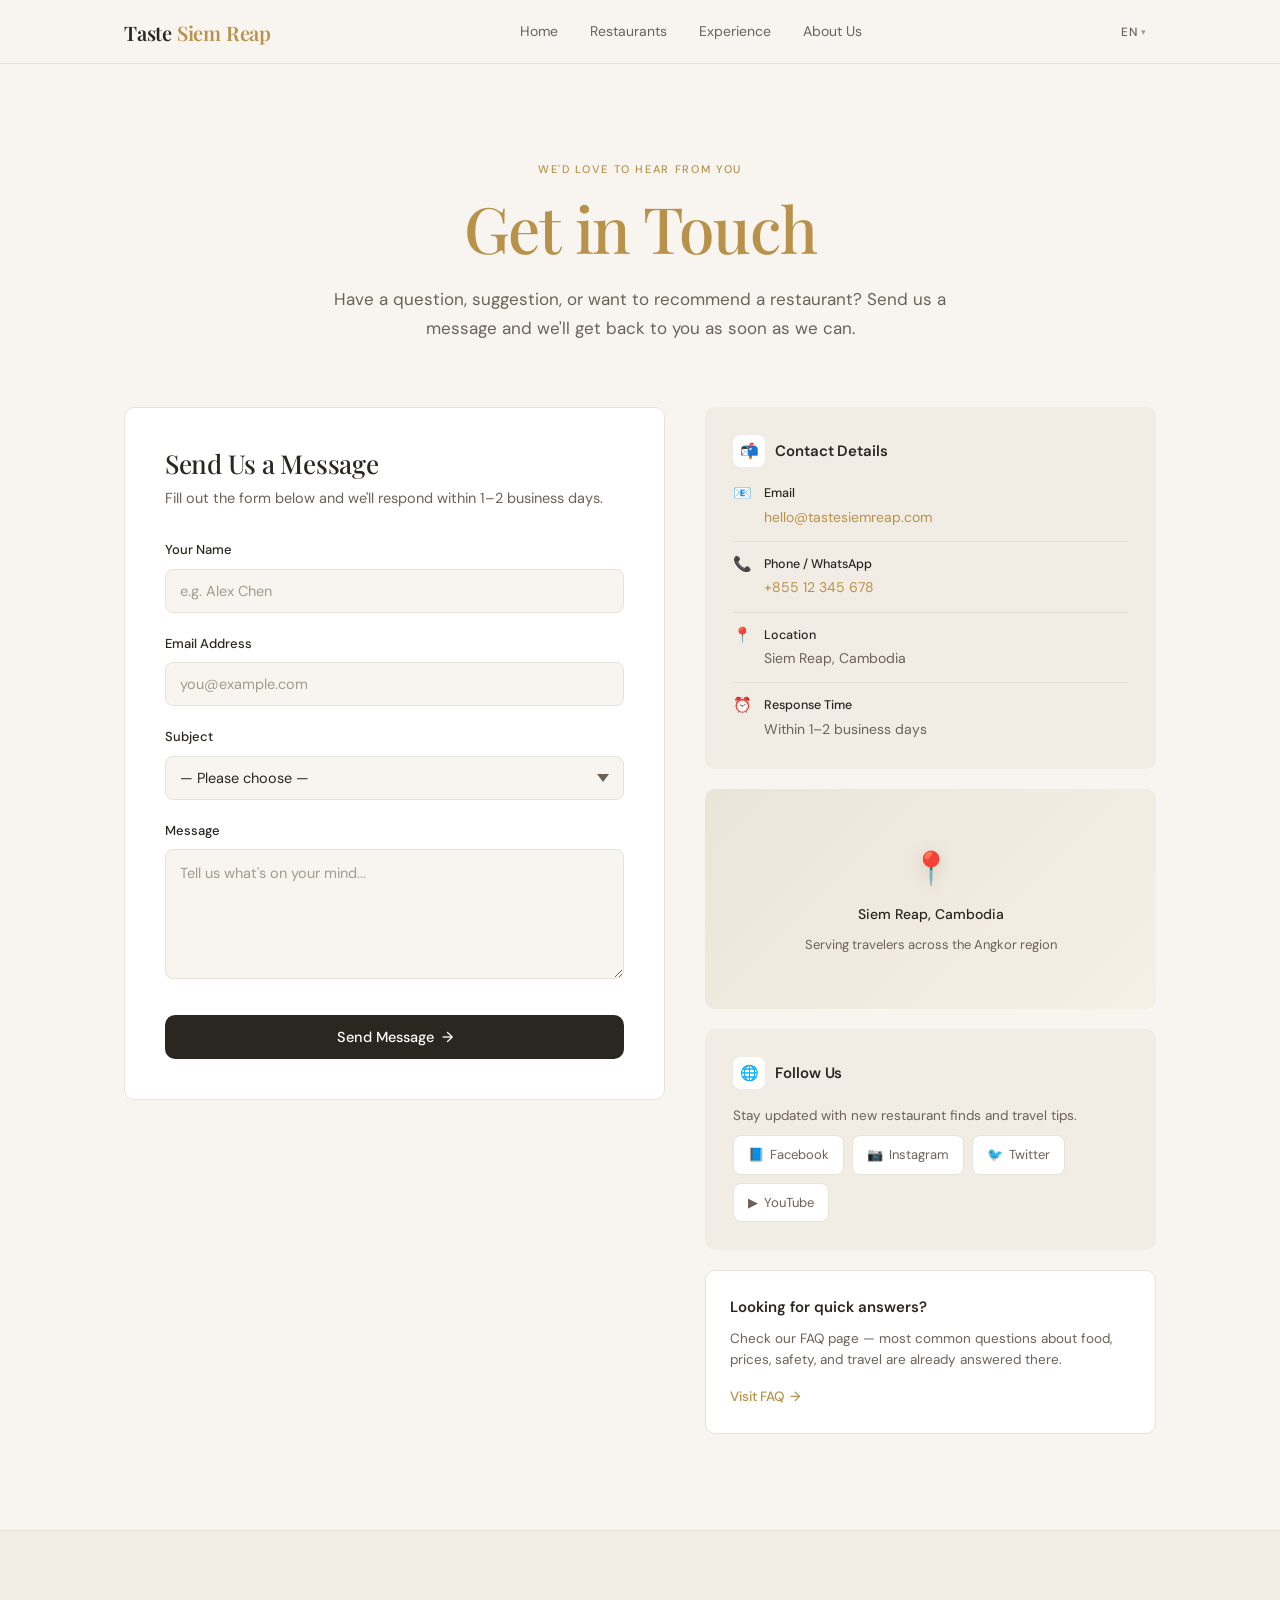
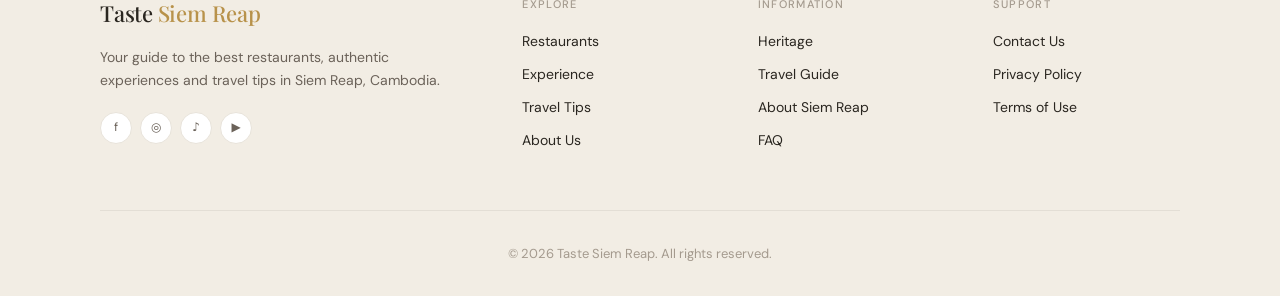
<file: contactus.html>
<!DOCTYPE html>
<html lang="en">
<head>
  <meta charset="UTF-8">
  <meta name="viewport" content="width=device-width, initial-scale=1.0, maximum-scale=5.0, viewport-fit=cover">
  <title>Taste Siem Reap · Contact Us</title>
  <link rel="preconnect" href="https://fonts.googleapis.com">
  <link rel="preconnect" href="https://fonts.gstatic.com" crossorigin>
  <link href="https://fonts.googleapis.com/css2?family=DM+Sans:wght@400;500;600&family=Playfair+Display:wght@500;600&display=swap" rel="stylesheet">
  <style>
    /* =====================================================
       WARM MINIMAL THEME
    ===================================================== */

    :root {
      --bg: #f8f5f0;
      --bg-alt: #f2ede4;
      --surface: #ffffff;

      --text: #2a2620;
      --muted: #6b6259;
      --muted-light: #a49a8e;

      --accent: #b8924a;
      --accent-soft: #e8dcc1;

      --line: #e8e3da;
      --line-strong: rgba(60, 50, 40, 0.12);

      --error: #b85450;
      --success: #4a7d5a;

      --font-sans: "DM Sans", system-ui, -apple-system, sans-serif;
      --font-serif: "Playfair Display", Georgia, serif;

      --container: 1080px;
      --gutter: 24px;
      --radius: 10px;

      --header-height: 64px;
    }

    * { margin: 0; padding: 0; box-sizing: border-box; }

    html {
      scroll-behavior: smooth;
      -webkit-text-size-adjust: 100%;
    }

    body {
      background: var(--bg);
      color: var(--text);
      font-family: var(--font-sans);
      font-size: 16px;
      line-height: 1.65;
      min-height: 100vh;
      overflow-x: hidden;
      -webkit-font-smoothing: antialiased;
      -moz-osx-font-smoothing: grayscale;
    }

    a { color: inherit; text-decoration: none; }
    img { display: block; width: 100%; height: auto; max-width: 100%; }
    button { font-family: inherit; cursor: pointer; border: none; background: none; }

    /* =====================================================
       HEADER
    ===================================================== */

    header {
      position: sticky;
      top: 0;
      z-index: 1000;
      background: rgba(248, 245, 240, 0.92);
      backdrop-filter: blur(12px);
      -webkit-backdrop-filter: blur(12px);
      border-bottom: 1px solid var(--line);
    }

    .navbar {
      max-width: var(--container);
      margin: 0 auto;
      padding: 0 var(--gutter);
      height: var(--header-height);
      display: flex;
      align-items: center;
      justify-content: space-between;
      gap: 20px;
    }

    .logo {
      font-family: var(--font-serif);
      font-size: 20px;
      font-weight: 600;
      letter-spacing: -0.01em;
      color: var(--text);
      flex-shrink: 0;
      white-space: nowrap;
    }

    .logo span { color: var(--accent); }

    .nav-links {
      display: flex;
      align-items: center;
      gap: 32px;
      list-style: none;
    }

    .nav-links a {
      color: var(--muted);
      font-size: 14px;
      font-weight: 400;
      transition: color .2s ease;
      position: relative;
      white-space: nowrap;
    }

    .nav-links a:hover,
    .nav-links a.active { color: var(--text); }

    .nav-links a.active::after {
      content: "";
      position: absolute;
      left: 0;
      right: 0;
      bottom: -6px;
      height: 1px;
      background: var(--accent);
    }

    .nav-actions {
      display: flex;
      align-items: center;
      gap: 12px;
      flex-shrink: 0;
    }

    .language-wrapper { position: relative; }

    .language-btn {
      padding: 6px 10px;
      color: var(--muted);
      background: transparent;
      cursor: pointer;
      transition: color .2s ease;
      font-size: 12px;
      font-weight: 500;
      letter-spacing: 0.03em;
      border-radius: 6px;
      display: flex;
      align-items: center;
      gap: 4px;
    }

    .language-btn:hover { color: var(--text); }

    .language-btn::after {
      content: "▾";
      font-size: 9px;
      opacity: 0.6;
    }

    .language-menu {
      position: absolute;
      right: 0;
      top: calc(100% + 8px);
      min-width: 140px;
      padding: 6px;
      background: var(--surface);
      border: 1px solid var(--line);
      border-radius: 10px;
      box-shadow: 0 8px 24px rgba(60, 50, 40, 0.08);
      display: none;
      z-index: 100;
    }

    .language-menu.show { display: block; }

    .language-option {
      width: 100%;
      background: transparent;
      color: var(--muted);
      padding: 8px 10px;
      border-radius: 6px;
      text-align: left;
      cursor: pointer;
      font-size: 13px;
      transition: .15s ease;
    }

    .language-option:hover,
    .language-option.active {
      background: var(--bg-alt);
      color: var(--text);
    }

    .hamburger {
      display: none;
      flex-direction: column;
      gap: 4px;
      padding: 8px;
      cursor: pointer;
      background: transparent;
    }

    .hamburger span {
      display: block;
      width: 20px;
      height: 1.5px;
      background: var(--text);
      border-radius: 2px;
      transition: .3s ease;
    }

    .hamburger.active span:nth-child(1) { transform: rotate(45deg) translate(3px, 3px); }
    .hamburger.active span:nth-child(2) { opacity: 0; }
    .hamburger.active span:nth-child(3) { transform: rotate(-45deg) translate(3px, -3px); }

    .mobile-nav-overlay {
      display: none;
      position: fixed;
      top: var(--header-height);
      left: 0;
      right: 0;
      bottom: 0;
      background: var(--bg);
      z-index: 999;
      padding: 24px var(--gutter) 40px;
      overflow-y: auto;
    }

    .mobile-nav-overlay.open { display: block; }

    .mobile-nav-links {
      list-style: none;
      display: flex;
      flex-direction: column;
      gap: 4px;
    }

    .mobile-nav-links a {
      display: block;
      padding: 14px 0;
      color: var(--text);
      font-size: 16px;
      border-bottom: 1px solid var(--line);
    }

    .mobile-nav-links a.active { color: var(--accent); }

    /* =====================================================
       HERO
    ===================================================== */

    .contact-hero {
      max-width: var(--container);
      margin: 0 auto;
      padding: 96px var(--gutter) 64px;
      text-align: center;
    }

    .eyebrow {
      color: var(--accent);
      text-transform: uppercase;
      letter-spacing: 0.15em;
      font-size: 11px;
      font-weight: 500;
      margin-bottom: 16px;
    }

    .contact-hero h1 {
      font-family: var(--font-serif);
      font-size: clamp(34px, 7vw, 64px);
      line-height: 1.05;
      letter-spacing: -0.02em;
      font-weight: 500;
      max-width: 900px;
      margin: 0 auto;
      color: var(--text);
    }

    .contact-hero h1 span { color: var(--accent); }

    .contact-hero p {
      max-width: 680px;
      margin: 24px auto 0;
      color: var(--muted);
      font-size: 17px;
      line-height: 1.7;
    }

    /* =====================================================
       MAIN LAYOUT
    ===================================================== */

    .contact-section {
      max-width: var(--container);
      margin: 0 auto;
      padding: 0 var(--gutter) 96px;
    }

    .contact-layout {
      display: grid;
      grid-template-columns: 1.2fr 1fr;
      gap: 40px;
      align-items: start;
    }

    /* ===== FORM ===== */

    .contact-form-wrap {
      background: var(--surface);
      border: 1px solid var(--line);
      border-radius: var(--radius);
      padding: 40px;
    }

    .contact-form-wrap h2 {
      font-family: var(--font-serif);
      font-size: 26px;
      margin-bottom: 8px;
      line-height: 1.2;
      color: var(--text);
      font-weight: 500;
      letter-spacing: -0.01em;
    }

    .contact-form-wrap h2 span { color: var(--accent); }

    .contact-form-wrap > p {
      color: var(--muted);
      font-size: 14.5px;
      margin-bottom: 28px;
    }

    .form-group { margin-bottom: 20px; }

    .form-label {
      display: block;
      color: var(--text);
      font-size: 13px;
      font-weight: 500;
      margin-bottom: 8px;
    }

    .form-label .required {
      color: var(--error);
      margin-left: 3px;
    }

    .form-input,
    .form-textarea,
    .form-select {
      width: 100%;
      padding: 12px 14px;
      background: var(--bg);
      border: 1px solid var(--line);
      border-radius: 8px;
      color: var(--text);
      font-family: inherit;
      font-size: 14.5px;
      transition: border-color .2s ease, background .2s ease, box-shadow .2s ease;
      outline: none;
    }

    .form-input::placeholder,
    .form-textarea::placeholder {
      color: var(--muted-light);
    }

    .form-input:focus,
    .form-textarea:focus,
    .form-select:focus {
      border-color: var(--accent);
      background: var(--surface);
      box-shadow: 0 0 0 3px rgba(184, 146, 74, 0.12);
    }

    .form-textarea {
      resize: vertical;
      min-height: 130px;
      line-height: 1.6;
    }

    .form-select {
      cursor: pointer;
      appearance: none;
      -webkit-appearance: none;
      background-image: url("data:image/svg+xml,%3Csvg xmlns='http://www.w3.org/2000/svg' width='12' height='8' viewBox='0 0 12 8'%3E%3Cpath fill='%236b6259' d='M6 8 0 0h12z'/%3E%3C/svg%3E");
      background-repeat: no-repeat;
      background-position: right 14px center;
      padding-right: 40px;
    }

    .form-select option {
      background: var(--surface);
      color: var(--text);
    }

    .form-submit {
      width: 100%;
      padding: 13px 22px;
      border-radius: var(--radius);
      background: var(--text);
      color: var(--surface);
      font-size: 14.5px;
      font-weight: 500;
      cursor: pointer;
      font-family: inherit;
      transition: .2s ease;
      margin-top: 8px;
      display: inline-flex;
      align-items: center;
      justify-content: center;
      gap: 8px;
    }

    .form-submit:hover {
      background: #1a1712;
      transform: translateY(-1px);
    }

    .form-submit:active {
      transform: translateY(0);
    }

    .form-message {
      margin-top: 16px;
      padding: 12px 16px;
      border-radius: 8px;
      font-size: 13.5px;
      display: none;
    }

    .form-message.success {
      display: block;
      background: rgba(74, 125, 90, 0.08);
      border: 1px solid rgba(74, 125, 90, 0.25);
      color: var(--success);
    }

    .form-message.error {
      display: block;
      background: rgba(184, 84, 80, 0.08);
      border: 1px solid rgba(184, 84, 80, 0.25);
      color: var(--error);
    }

    /* ===== SIDE PANEL ===== */

    .contact-side {
      display: flex;
      flex-direction: column;
      gap: 20px;
    }

    .side-card {
      background: var(--bg-alt);
      border-radius: var(--radius);
      padding: 28px;
    }

    .side-card h3 {
      font-family: var(--font-sans);
      font-size: 15px;
      font-weight: 600;
      margin-bottom: 16px;
      display: flex;
      align-items: center;
      gap: 10px;
      color: var(--text);
      letter-spacing: -0.005em;
    }

    .side-card h3 .icon {
      width: 32px;
      height: 32px;
      border-radius: 8px;
      background: var(--surface);
      display: grid;
      place-items: center;
      font-size: 15px;
      flex-shrink: 0;
    }

    .contact-detail {
      display: flex;
      gap: 12px;
      padding: 12px 0;
      border-bottom: 1px solid rgba(60, 50, 40, 0.08);
      font-size: 14px;
      color: var(--muted);
      align-items: flex-start;
    }

    .contact-detail:last-child { border-bottom: none; padding-bottom: 0; }
    .contact-detail:first-of-type { padding-top: 0; }

    .contact-detail .emoji {
      font-size: 15px;
      flex-shrink: 0;
      line-height: 1.4;
    }

    .contact-detail strong {
      color: var(--text);
      font-weight: 500;
      display: block;
      margin-bottom: 2px;
      font-size: 12.5px;
    }

    .contact-detail a {
      color: var(--accent);
      transition: color .2s ease;
    }

    .contact-detail a:hover { color: var(--text); }

    /* Social row */
    .social-row {
      display: flex;
      flex-wrap: wrap;
      gap: 8px;
      margin-top: 8px;
    }

    .social-btn {
      display: inline-flex;
      align-items: center;
      gap: 6px;
      padding: 8px 14px;
      border-radius: 8px;
      background: var(--surface);
      border: 1px solid var(--line);
      color: var(--muted);
      font-size: 13px;
      font-weight: 400;
      transition: .2s ease;
    }

    .social-btn:hover {
      background: var(--bg);
      border-color: var(--text);
      color: var(--text);
      transform: translateY(-1px);
    }

    /* Map placeholder */
    .map-card {
      background: var(--bg-alt);
      border-radius: var(--radius);
      overflow: hidden;
    }

    .map-embed {
      width: 100%;
      height: 220px;
      background: linear-gradient(135deg, #ebe5d9, #f5f0e6);
      display: flex;
      align-items: center;
      justify-content: center;
      flex-direction: column;
      gap: 8px;
      color: var(--muted);
      font-size: 13px;
      text-align: center;
      padding: 20px;
      position: relative;
    }

    .map-embed .pin {
      font-size: 32px;
      filter: drop-shadow(0 4px 8px rgba(120, 100, 60, 0.25));
    }

    .map-embed .label {
      color: var(--text);
      font-weight: 500;
      font-size: 14px;
    }

    /* FAQ teaser */
    .faq-teaser {
      display: block;
      background: var(--surface);
      border: 1px solid var(--line);
      border-radius: var(--radius);
      padding: 24px;
      transition: border-color .2s ease, transform .2s ease;
    }

    .faq-teaser:hover {
      border-color: var(--accent);
      transform: translateY(-2px);
    }

    .faq-teaser h3 {
      font-family: var(--font-sans);
      font-size: 15px;
      font-weight: 600;
      margin-bottom: 8px;
      color: var(--text);
    }

    .faq-teaser h3 span { color: var(--accent); }

    .faq-teaser p {
      color: var(--muted);
      font-size: 13.5px;
      margin-bottom: 12px;
      line-height: 1.6;
    }

    .faq-teaser .arrow {
      color: var(--accent);
      font-size: 13.5px;
      font-weight: 500;
      display: inline-flex;
      align-items: center;
      gap: 6px;
      transition: gap .2s ease;
    }

    .faq-teaser:hover .arrow { gap: 10px; }

    /* =====================================================
       FOOTER
    ===================================================== */

    footer {
      border-top: 1px solid var(--line);
      padding: 64px var(--gutter) 32px;
      background: var(--bg-alt);
    }

    .footer-grid {
      max-width: var(--container);
      margin: 0 auto;
      display: grid;
      grid-template-columns: 2fr 1fr 1fr 1fr;
      gap: 48px;
      padding-bottom: 48px;
      border-bottom: 1px solid rgba(60, 50, 40, 0.08);
    }

    .footer-brand h2 {
      font-family: var(--font-serif);
      font-size: 22px;
      font-weight: 500;
      margin-bottom: 14px;
      color: var(--text);
      letter-spacing: -0.01em;
    }

    .footer-brand h2 span { color: var(--accent); }

    .footer-brand p {
      color: var(--muted);
      font-size: 14px;
      line-height: 1.65;
      max-width: 340px;
    }

    .socials {
      display: flex;
      gap: 8px;
      margin-top: 20px;
      flex-wrap: wrap;
    }

    .social {
      width: 32px;
      height: 32px;
      display: flex;
      align-items: center;
      justify-content: center;
      border: 1px solid var(--line);
      border-radius: 50%;
      color: var(--muted);
      background: var(--surface);
      font-size: 12px;
      transition: .2s ease;
    }

    .social:hover {
      color: var(--accent);
      border-color: var(--accent);
    }

    .footer-column h3 {
      color: var(--muted-light);
      font-size: 11px;
      letter-spacing: 0.12em;
      text-transform: uppercase;
      font-weight: 500;
      margin-bottom: 16px;
    }

    .footer-column a {
      display: block;
      color: var(--text);
      font-size: 14px;
      margin-bottom: 10px;
      transition: color .2s ease;
    }

    .footer-column a:hover { color: var(--accent); }

    .copyright {
      max-width: var(--container);
      margin: 32px auto 0;
      color: var(--muted-light);
      font-size: 13px;
      text-align: center;
    }

    /* =====================================================
       RESPONSIVE
    ===================================================== */

    @media (max-width: 1024px) {
      .contact-layout {
        grid-template-columns: 1fr;
        gap: 32px;
      }
      .footer-grid {
        grid-template-columns: 1fr 1fr;
        gap: 40px;
      }
    }

    @media (max-width: 768px) {
      :root { --header-height: 58px; }

      .nav-links { display: none; }
      .hamburger { display: flex; }

      .contact-hero { padding: 64px var(--gutter) 48px; }
      .contact-section { padding-bottom: 64px; }

      .contact-form-wrap { padding: 28px; }

      .footer-grid {
        grid-template-columns: 1fr;
        gap: 32px;
      }
    }

    @media (max-width: 480px) {
      :root { --gutter: 20px; }

      .contact-hero h1 { font-size: 32px; }
      .contact-hero p { font-size: 15px; }

      .contact-form-wrap { padding: 24px 20px; }
      .form-input,
      .form-textarea,
      .form-select { padding: 11px 12px; }

      .side-card { padding: 24px 20px; }
      .faq-teaser { padding: 20px; }
    }

    @media (prefers-reduced-motion: reduce) {
      *, *::before, *::after {
        animation-duration: 0.01ms !important;
        transition-duration: 0.01ms !important;
      }
      html { scroll-behavior: auto; }
    }
  </style>
  <link rel="stylesheet" href="site-header.css">
</head>
<body>

<!-- HEADER -->
<header class="site-header">
  <nav class="navbar">
    <a href="index.html" class="logo">
      Taste <span>Siem Reap</span>
    </a>

    <ul class="nav-links">
      <li><a href="index.html" data-i18n="navHome">Home</a></li>
      <li><a href="res.html" data-i18n="navRestaurants">Restaurants</a></li>
      <li><a href="experience.html" data-i18n="navExperience">Experience</a></li>
      <li><a href="Aboutus.html" data-i18n="navAbout">About Us</a></li>
    </ul>

    <div class="nav-actions">
      <div class="language-wrapper" id="languageWrapper">
        <button class="language-btn" id="languageButton" type="button" aria-label="Language">
          <span id="currentLanguage">EN</span>
        </button>
        <div class="language-menu" id="languageMenu">
          <button class="language-option active" data-language="en" type="button">🇬🇧 English</button>
          <button class="language-option" data-language="zh" type="button">🇨🇳 中文</button>
          <button class="language-option" data-language="km" type="button">🇰🇭 ខ្មែរ</button>
        </div>
      </div>

      <button class="hamburger" id="hamburger" type="button" aria-label="Toggle menu">
        <span></span><span></span><span></span>
      </button>
    </div>
  </nav>
</header>

<!-- MOBILE NAV -->
<div class="mobile-nav-overlay" id="mobileNav">
  <ul class="mobile-nav-links">
    <li><a href="index.html" data-i18n="navHome">Home</a></li>
    <li><a href="res.html" data-i18n="navRestaurants">Restaurants</a></li>
    <li><a href="experience.html" data-i18n="navExperience">Experience</a></li>
    <li><a href="Aboutus.html" data-i18n="navAbout">About Us</a></li>
  </ul>
</div>

<!-- HERO -->
<section class="contact-hero">
  <div class="eyebrow" data-i18n="contactEyebrow">We'd Love to Hear From You</div>
  <h1><span data-i18n="contactTitle1">Get in</span> <span data-i18n="contactTitle2">Touch</span></h1>
  <p data-i18n="contactIntro">Have a question, suggestion, or want to recommend a restaurant? Send us a message and we'll get back to you as soon as we can.</p>
</section>

<!-- MAIN -->
<section class="contact-section">
  <div class="contact-layout">

    <!-- FORM -->
    <div class="contact-form-wrap">
      <h2 data-i18n="formTitle">Send Us a <span>Message</span></h2>
      <p data-i18n="formSubtitle">Fill out the form below and we'll respond within 1–2 business days.</p>

      <form id="contactForm" novalidate>
        <div class="form-group">
          <label class="form-label" for="name" data-i18n="labelName">Your Name<span class="required">*</span></label>
          <input type="text" id="name" name="name" class="form-input" placeholder="e.g. Alex Chen" data-i18n-placeholder="phName" required>
        </div>

        <div class="form-group">
          <label class="form-label" for="email" data-i18n="labelEmail">Email Address<span class="required">*</span></label>
          <input type="email" id="email" name="email" class="form-input" placeholder="you@example.com" data-i18n-placeholder="phEmail" required>
        </div>

        <div class="form-group">
          <label class="form-label" for="subject" data-i18n="labelSubject">Subject<span class="required">*</span></label>
          <select id="subject" name="subject" class="form-select" required>
            <option value="" data-i18n="optChoose">— Please choose —</option>
            <option value="general" data-i18n="optGeneral">General question</option>
            <option value="suggest" data-i18n="optSuggest">Suggest a restaurant</option>
            <option value="feedback" data-i18n="optFeedback">Feedback on the site</option>
            <option value="partnership" data-i18n="optPartnership">Partnership / business</option>
            <option value="other" data-i18n="optOther">Other</option>
          </select>
        </div>

        <div class="form-group">
          <label class="form-label" for="message" data-i18n="labelMessage">Message<span class="required">*</span></label>
          <textarea id="message" name="message" class="form-textarea" placeholder="Tell us what's on your mind..." data-i18n-placeholder="phMessage" required></textarea>
        </div>

        <button type="submit" class="form-submit">
          <span data-i18n="btnSend">Send Message</span>
          <span>→</span>
        </button>

        <div class="form-message" id="formMessage"></div>
      </form>
    </div>

    <!-- SIDE PANEL -->
    <div class="contact-side">

      <!-- Contact Details -->
      <div class="side-card">
        <h3><span class="icon">📬</span><span data-i18n="detailsTitle">Contact Details</span></h3>

        <div class="contact-detail">
          <span class="emoji">📧</span>
          <div>
            <strong data-i18n="detailEmailLabel">Email</strong>
            <a href="mailto:hello@tastesiemreap.com">hello@tastesiemreap.com</a>
          </div>
        </div>

        <div class="contact-detail">
          <span class="emoji">📞</span>
          <div>
            <strong data-i18n="detailPhoneLabel">Phone / WhatsApp</strong>
            <a href="tel:+85512345678">+855 12 345 678</a>
          </div>
        </div>

        <div class="contact-detail">
          <span class="emoji">📍</span>
          <div>
            <strong data-i18n="detailAddressLabel">Location</strong>
            <span data-i18n="detailAddress">Siem Reap, Cambodia</span>
          </div>
        </div>

        <div class="contact-detail">
          <span class="emoji">⏰</span>
          <div>
            <strong data-i18n="detailHoursLabel">Response Time</strong>
            <span data-i18n="detailHours">Within 1–2 business days</span>
          </div>
        </div>
      </div>

      <!-- Map -->
      <div class="map-card">
        <div class="map-embed">
          <div class="pin">📍</div>
          <div class="label" data-i18n="mapLabel">Siem Reap, Cambodia</div>
          <div data-i18n="mapSub">Serving travelers across the Angkor region</div>
        </div>
      </div>

      <!-- Social -->
      <div class="side-card">
        <h3><span class="icon">🌐</span><span data-i18n="socialTitle">Follow Us</span></h3>
        <p style="color:var(--muted); font-size:13.5px; margin-bottom:8px;" data-i18n="socialText">Stay updated with new restaurant finds and travel tips.</p>
        <div class="social-row">
          <a href="#" class="social-btn">📘 <span>Facebook</span></a>
          <a href="#" class="social-btn">📷 <span>Instagram</span></a>
          <a href="#" class="social-btn">🐦 <span>Twitter</span></a>
          <a href="#" class="social-btn">▶️ <span>YouTube</span></a>
        </div>
      </div>

      <!-- FAQ teaser -->
      <a href="faq.html" class="faq-teaser">
        <h3 data-i18n="faqTeaserTitle">Looking for <span>quick answers?</span></h3>
        <p data-i18n="faqTeaserText">Check our FAQ page — most common questions about food, prices, safety, and travel are already answered there.</p>
        <span class="arrow"><span data-i18n="faqTeaserLink">Visit FAQ</span> →</span>
      </a>

    </div>
  </div>
</section>

<!-- FOOTER -->
<footer>
  <div class="footer-grid">
    <div class="footer-brand">
      <h2>Taste <span>Siem Reap</span></h2>
      <p data-i18n="footerDescription">Your guide to the best restaurants, authentic experiences and travel tips in Siem Reap, Cambodia.</p>
      <div class="socials">
        <span class="social">f</span>
        <span class="social">◎</span>
        <span class="social">♪</span>
        <span class="social">▶</span>
      </div>
    </div>

    <div class="footer-column">
      <h3 data-i18n="exploreFooter">EXPLORE</h3>
      <a href="res.html" data-i18n="navRestaurants">Restaurants</a>
      <a href="experience.html" data-i18n="navExperience">Experience</a>
      <a href="tip.html" data-i18n="travelTips">Travel Tips</a>
      <a href="Aboutus.html" data-i18n="navAbout">About Us</a>
    </div>

    <div class="footer-column">
      <h3 data-i18n="informationFooter">INFORMATION</h3>
      <a href="hari.html" data-i18n="heritage">Heritage</a>
      <a href="tvr.html" data-i18n="travelGuide">Travel Guide</a>
      <a href="abtsr.html" data-i18n="aboutSiemReap">About Siem Reap</a>
      <a href="faq.html" data-i18n="faq">FAQ</a>
    </div>

    <div class="footer-column">
      <h3 data-i18n="supportFooter">SUPPORT</h3>
      <a href="contactus.html" data-i18n="contactUs">Contact Us</a>
      <a href="prv.html" data-i18n="privacy">Privacy Policy</a>
      <a href="tou.html" data-i18n="terms">Terms of Use</a>
    </div>
  </div>

  <div class="copyright" data-i18n="copyright">
    © 2026 Taste Siem Reap. All rights reserved.
  </div>
</footer>

<script>
  (function(){
    const translations = {
      en: {
        navHome: "Home",
        navRestaurants: "Restaurants",
        navExperience: "Experience",
        navAbout: "About Us",

        contactEyebrow: "We'd Love to Hear From You",
        contactTitle1: "Get in",
        contactTitle2: "Touch",
        contactIntro: "Have a question, suggestion, or want to recommend a restaurant? Send us a message and we'll get back to you as soon as we can.",

        formTitle: "Send Us a Message",
        formSubtitle: "Fill out the form below and we'll respond within 1–2 business days.",

        labelName: "Your Name",
        labelEmail: "Email Address",
        labelSubject: "Subject",
        labelMessage: "Message",

        phName: "e.g. Alex Chen",
        phEmail: "you@example.com",
        phMessage: "Tell us what's on your mind...",

        optChoose: "— Please choose —",
        optGeneral: "General question",
        optSuggest: "Suggest a restaurant",
        optFeedback: "Feedback on the site",
        optPartnership: "Partnership / business",
        optOther: "Other",

        btnSend: "Send Message",

        msgSuccess: "Thank you! Your message has been sent. We'll reply within 1–2 business days.",
        msgError: "Please fill in all required fields with valid information.",

        detailsTitle: "Contact Details",
        detailEmailLabel: "Email",
        detailPhoneLabel: "Phone / WhatsApp",
        detailAddressLabel: "Location",
        detailAddress: "Siem Reap, Cambodia",
        detailHoursLabel: "Response Time",
        detailHours: "Within 1–2 business days",

        mapLabel: "Siem Reap, Cambodia",
        mapSub: "Serving travelers across the Angkor region",

        socialTitle: "Follow Us",
        socialText: "Stay updated with new restaurant finds and travel tips.",

        faqTeaserTitle: "Looking for quick answers?",
        faqTeaserText: "Check our FAQ page — most common questions about food, prices, safety, and travel are already answered there.",
        faqTeaserLink: "Visit FAQ",

        footerDescription: "Your guide to the best restaurants, authentic experiences and travel tips in Siem Reap, Cambodia.",
        exploreFooter: "EXPLORE",
        informationFooter: "INFORMATION",
        supportFooter: "SUPPORT",
        travelTips: "Travel Tips",
        heritage: "Heritage",
        travelGuide: "Travel Guide",
        aboutSiemReap: "About Siem Reap",
        faq: "FAQ",
        contactUs: "Contact Us",
        privacy: "Privacy Policy",
        terms: "Terms of Use",
        copyright: "© 2026 Taste Siem Reap. All rights reserved."
      },

      km: {
        navHome: "ទំព័រដើម",
        navRestaurants: "ភោជនីយដ្ឋាន",
        navExperience: "បទពិសោធន៍",
        navAbout: "អំពីយើង",

        contactEyebrow: "យើងចង់ឮពីអ្នក",
        contactTitle1: "ទាក់ទង",
        contactTitle2: "មកយើង",
        contactIntro: "មានសំណួរ ការផ្ដល់យោបល់ ឬចង់ណែនាំភោជនីយដ្ឋាន? ផ្ញើសារមកយើង ហើយយើងនឹងឆ្លើយតបឱ្យបានឆាប់តាមដែលអាចធ្វើទៅបាន។",

        formTitle: "ផ្ញើសារមកយើង",
        formSubtitle: "បំពេញទម្រង់ខាងក្រោម ហើយយើងនឹងឆ្លើយតបក្នុងរយៈពេល 1–2 ថ្ងៃធ្វើការ។",

        labelName: "ឈ្មោះរបស់អ្នក",
        labelEmail: "អាសយដ្ឋានអ៊ីមែល",
        labelSubject: "ចំណងជើង",
        labelMessage: "សារ",

        phName: "ឧ. Alex Chen",
        phEmail: "you@example.com",
        phMessage: "ប្រាប់យើងពីអ្វីដែលអ្នកចង់និយាយ...",

        optChoose: "— សូមជ្រើសរើស —",
        optGeneral: "សំណួរទូទៅ",
        optSuggest: "ណែនាំភោជនីយដ្ឋាន",
        optFeedback: "មតិយោបល់លើគេហទំព័រ",
        optPartnership: "ដៃគូ / អាជីវកម្ម",
        optOther: "ផ្សេងទៀត",

        btnSend: "ផ្ញើសារ",

        msgSuccess: "សូមអរគុណ! សាររបស់អ្នកត្រូវបានផ្ញើរួចរាល់។ យើងនឹងឆ្លើយតបក្នុងរយៈពេល 1–2 ថ្ងៃធ្វើការ។",
        msgError: "សូមបំពេញគ្រប់វាលដែលត្រូវការ ដោយព័ត៌មានត្រឹមត្រូវ។",

        detailsTitle: "ព័ត៌មានទំនាក់ទំនង",
        detailEmailLabel: "អ៊ីមែល",
        detailPhoneLabel: "ទូរស័ព្ទ / WhatsApp",
        detailAddressLabel: "ទីតាំង",
        detailAddress: "សៀមរាប កម្ពុជា",
        detailHoursLabel: "ពេលវេលាឆ្លើយតប",
        detailHours: "ក្នុងរយៈពេល 1–2 ថ្ងៃធ្វើការ",

        mapLabel: "សៀមរាប កម្ពុជា",
        mapSub: "បម្រើអ្នកទេសចរទូទាំងតំបន់អង្គរ",

        socialTitle: "តាមដានយើង",
        socialText: "ទទួលបានព័ត៌មានថ្មីៗអំពីភោជនីយដ្ឋាន និងគន្លឹះធ្វើដំណើរ។",

        faqTeaserTitle: "ចង់បានចម្លើយរហ័ស?",
        faqTeaserText: "ពិនិត្យទំព័រសំណួរញឹកញាប់របស់យើង — សំណួរទូទៅបំផុតអំពីអាហារ តម្លៃ សុវត្ថិភាព និងការធ្វើដំណើរត្រូវបានឆ្លើយរួចហើយនៅទីនោះ។",
        faqTeaserLink: "មើលសំណួរញឹកញាប់",

        footerDescription: "មគ្គុទេសក៍របស់អ្នកទៅកាន់ភោជនីយដ្ឋានល្អៗ បទពិសោធន៍ពិត និងគន្លឹះធ្វើដំណើរនៅសៀមរាប។",
        exploreFooter: "ស្វែងរក",
        informationFooter: "ព័ត៌មាន",
        supportFooter: "ជំនួយ",
        travelTips: "គន្លឹះធ្វើដំណើរ",
        heritage: "បេតិកភណ្ឌ",
        travelGuide: "មគ្គុទេសក៍ធ្វើដំណើរ",
        aboutSiemReap: "អំពីសៀមរាប",
        faq: "សំណួរដែលសួរញឹកញាប់",
        contactUs: "ទាក់ទងយើង",
        privacy: "គោលការណ៍ឯកជនភាព",
        terms: "លក្ខខណ្ឌប្រើប្រាស់",
        copyright: "© 2026 Taste Siem Reap។ រក្សាសិទ្ធិគ្រប់យ៉ាង។"
      },

      zh: {
        navHome: "首页",
        navRestaurants: "餐厅",
        navExperience: "体验",
        navAbout: "关于我们",

        contactEyebrow: "我们期待您的来信",
        contactTitle1: "联系",
        contactTitle2: "我们",
        contactIntro: "有疑问、建议，或想推荐餐厅？给我们留言，我们会尽快回复您。",

        formTitle: "给我们留言",
        formSubtitle: "填写下方表单，我们将在1–2个工作日内回复您。",

        labelName: "您的姓名",
        labelEmail: "电子邮箱",
        labelSubject: "主题",
        labelMessage: "留言内容",

        phName: "例如：陈明",
        phEmail: "you@example.com",
        phMessage: "告诉我们您的想法...",

        optChoose: "— 请选择 —",
        optGeneral: "一般问题",
        optSuggest: "推荐餐厅",
        optFeedback: "网站反馈",
        optPartnership: "合作 / 商务",
        optOther: "其他",

        btnSend: "发送消息",

        msgSuccess: "谢谢！您的消息已发送。我们将在1–2个工作日内回复。",
        msgError: "请填写所有必填字段，并提供有效信息。",

        detailsTitle: "联系方式",
        detailEmailLabel: "电子邮箱",
        detailPhoneLabel: "电话 / WhatsApp",
        detailAddressLabel: "位置",
        detailAddress: "柬埔寨 暹粒",
        detailHoursLabel: "回复时间",
        detailHours: "1–2个工作日内",

        mapLabel: "柬埔寨 暹粒",
        mapSub: "为吴哥地区的旅行者服务",

        socialTitle: "关注我们",
        socialText: "获取最新餐厅发现和旅行贴士。",

        faqTeaserTitle: "想要快速答案？",
        faqTeaserText: "查看我们的常见问题页面——关于美食、价格、安全和旅行的常见问题都已在那里解答。",
        faqTeaserLink: "访问常见问题",

        footerDescription: "你的暹粒旅行指南，带你发现最佳餐厅、真实体验和旅行贴士。",
        exploreFooter: "探索",
        informationFooter: "信息",
        supportFooter: "支持",
        travelTips: "旅行贴士",
        heritage: "文化遗产",
        travelGuide: "旅行指南",
        aboutSiemReap: "关于暹粒",
        faq: "常见问题",
        contactUs: "联系我们",
        privacy: "隐私政策",
        terms: "使用条款",
        copyright: "© 2026 Taste Siem Reap。版权所有。"
      }
    };

    let currentLanguage =
      localStorage.getItem("selectedLanguage") ||
      localStorage.getItem("tasteSiemReapLanguage") ||
      "en";

    function translatePage(lang) {
      const dict = translations[lang];
      if (!dict) return;

      document.querySelectorAll('[data-i18n]').forEach(el => {
        const key = el.dataset.i18n;
        if (!dict[key]) return;
        el.textContent = dict[key];
      });

      document.querySelectorAll('[data-i18n-placeholder]').forEach(el => {
        const key = el.dataset.i18nPlaceholder;
        if (!dict[key]) return;
        el.setAttribute('placeholder', dict[key]);
      });

      document.documentElement.lang = lang;

      const spanCurrent = document.getElementById('currentLanguage');
      if (spanCurrent) {
        if (lang === 'en') spanCurrent.textContent = 'EN';
        else if (lang === 'km') spanCurrent.textContent = 'ខ្មែរ';
        else if (lang === 'zh') spanCurrent.textContent = '中文';
      }

      document.querySelectorAll('.language-option').forEach(opt => {
        opt.classList.toggle('active', opt.dataset.language === lang);
      });

      currentLanguage = lang;
      localStorage.setItem('selectedLanguage', lang);
      localStorage.setItem('tasteSiemReapLanguage', lang);
    }

    const langBtn = document.getElementById('languageButton');
    const langMenu = document.getElementById('languageMenu');

    langBtn.addEventListener('click', function(e) {
      e.stopPropagation();
      langMenu.classList.toggle('show');
    });

    document.addEventListener('click', function(e) {
      if (!e.target.closest('.language-wrapper')) {
        langMenu.classList.remove('show');
      }
    });

    document.addEventListener('keydown', function(e) {
      if (e.key === 'Escape') langMenu.classList.remove('show');
    });

    document.querySelectorAll('.language-option').forEach(opt => {
      opt.addEventListener('click', function() {
        translatePage(this.dataset.language);
        langMenu.classList.remove('show');
      });
    });

    const hamburger = document.getElementById('hamburger');
    const mobileNav = document.getElementById('mobileNav');

    hamburger.addEventListener('click', function() {
      this.classList.toggle('active');
      mobileNav.classList.toggle('open');
      document.body.style.overflow =
        mobileNav.classList.contains('open') ? 'hidden' : '';
    });

    mobileNav.querySelectorAll('a').forEach(link => {
      link.addEventListener('click', function() {
        hamburger.classList.remove('active');
        mobileNav.classList.remove('open');
        document.body.style.overflow = '';
      });
    });

    window.addEventListener('resize', function() {
      if (window.innerWidth > 768) {
        hamburger.classList.remove('active');
        mobileNav.classList.remove('open');
        document.body.style.overflow = '';
      }
    });

    // Contact form
    const form = document.getElementById('contactForm');
    const formMessage = document.getElementById('formMessage');

    form.addEventListener('submit', function(e) {
      e.preventDefault();

      const name = form.name.value.trim();
      const email = form.email.value.trim();
      const subject = form.subject.value;
      const message = form.message.value.trim();

      const emailOk = /^[^\s@]+@[^\s@]+\.[^\s@]+$/.test(email);

      const dict = translations[currentLanguage];
      formMessage.className = 'form-message';

      if (!name || !email || !subject || !message || !emailOk) {
        formMessage.classList.add('error');
        formMessage.textContent = dict.msgError || 'Please fill in all required fields.';
        return;
      }

      formMessage.classList.add('success');
      formMessage.textContent = dict.msgSuccess || 'Thank you! Your message has been sent.';

      form.reset();

      setTimeout(() => {
        formMessage.className = 'form-message';
      }, 8000);
    });

    translatePage(currentLanguage);
  })();
</script>
</body>
</html>
</file>
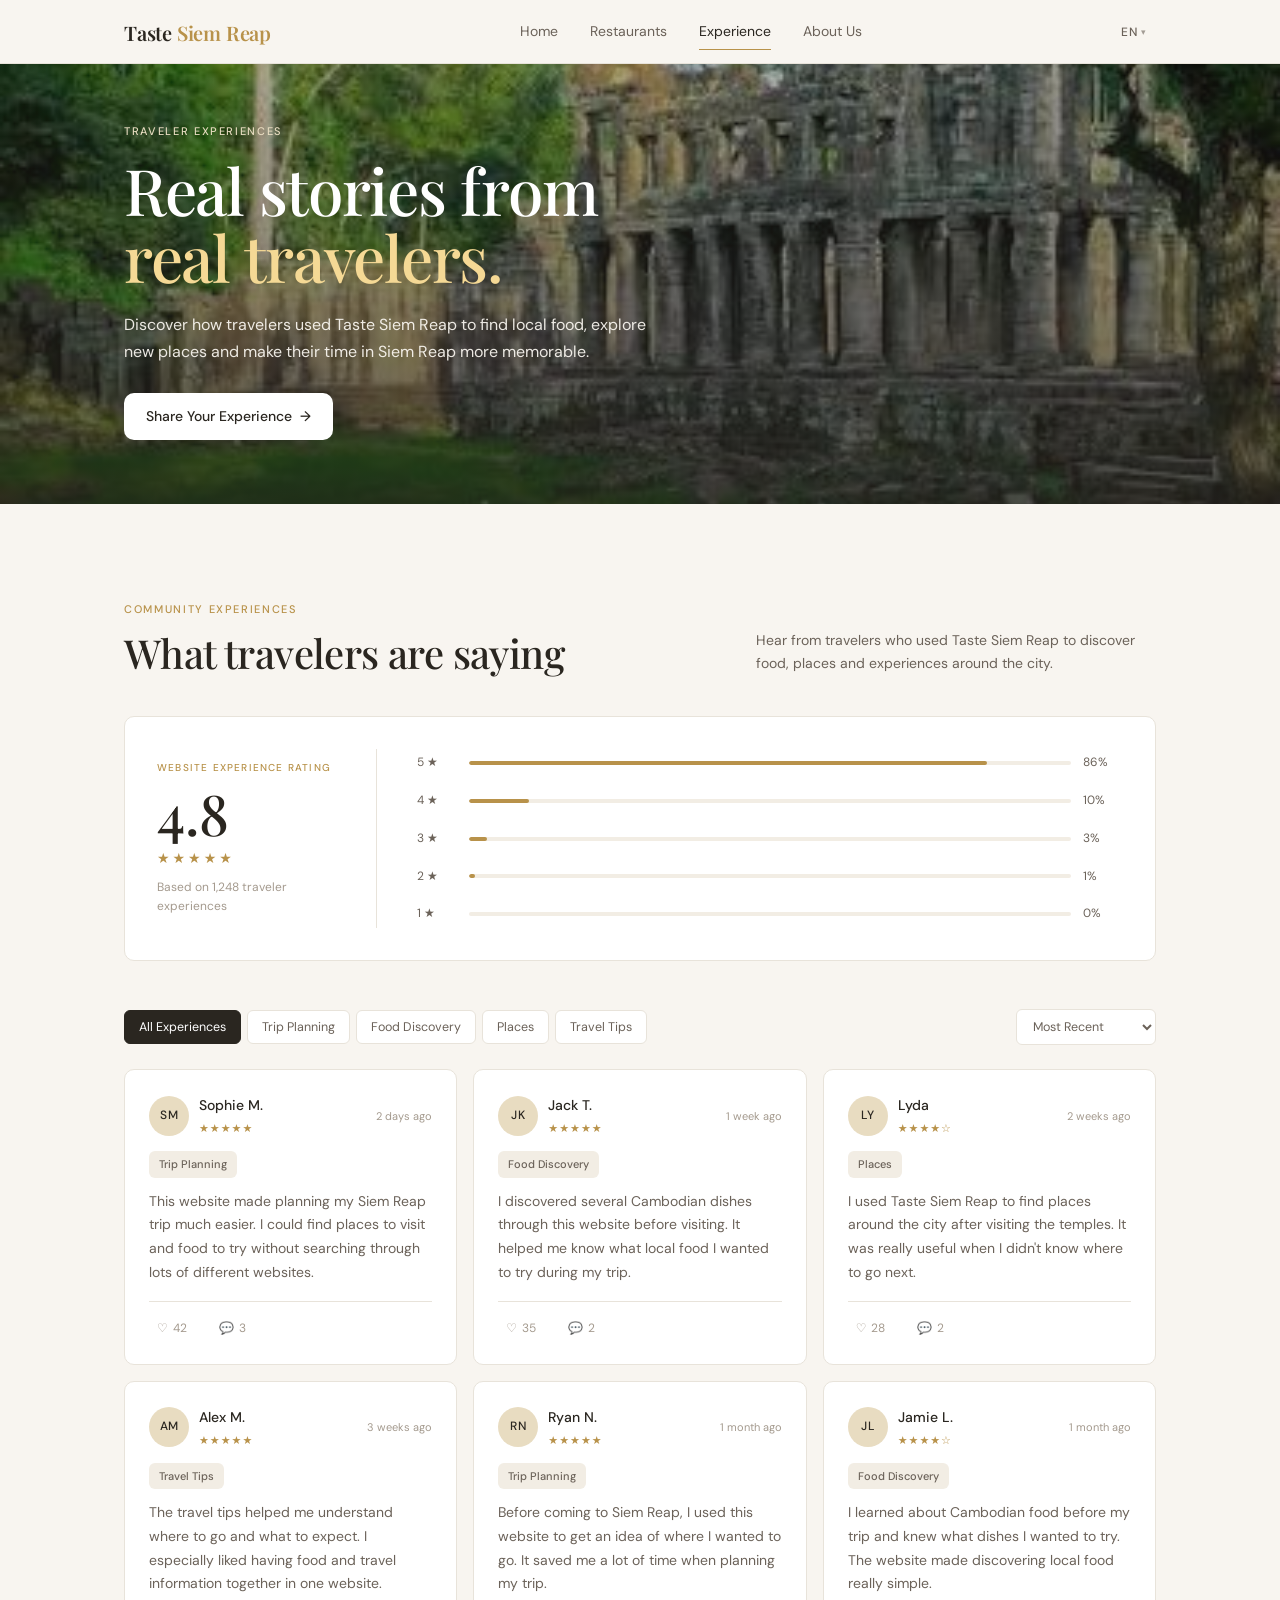
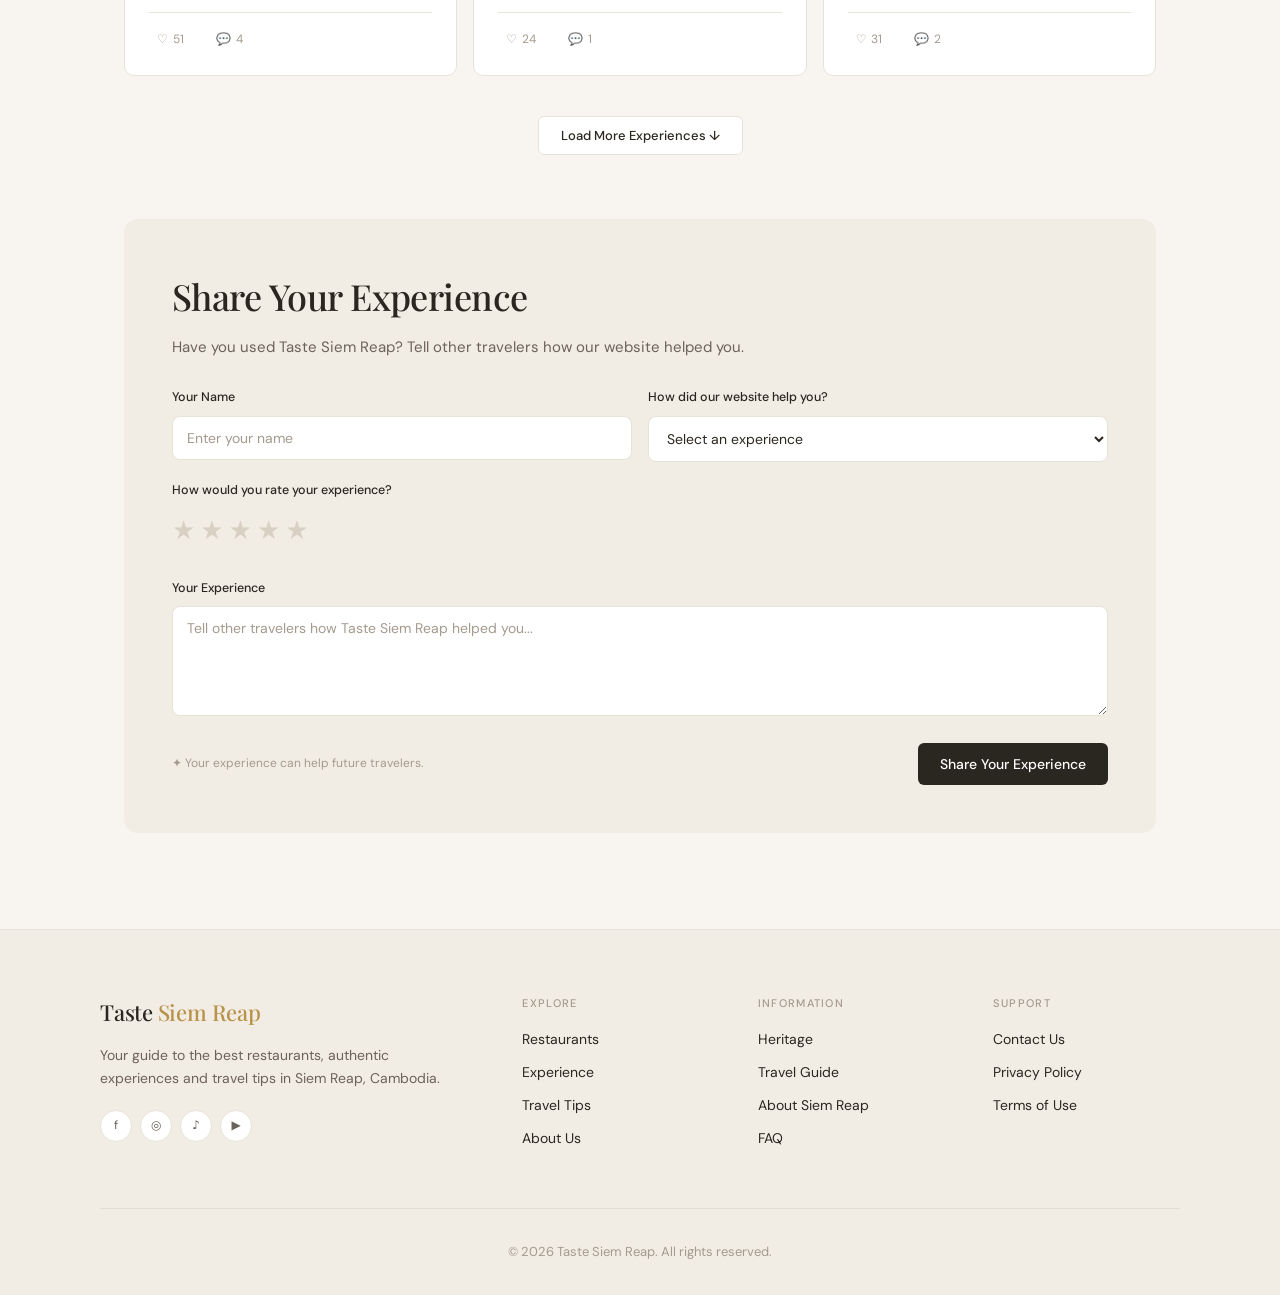
<file: experience.html>
<!DOCTYPE html>
<html lang="en">

<head>
    <meta charset="UTF-8">
    <meta name="viewport" content="width=device-width, initial-scale=1.0">
    <title>Taste Siem Reap | Traveler Experiences</title>

    <link rel="preconnect" href="https://fonts.googleapis.com">
    <link rel="preconnect" href="https://fonts.gstatic.com" crossorigin>
    <link href="https://fonts.googleapis.com/css2?family=DM+Sans:wght@400;500;600&family=Playfair+Display:wght@500;600&display=swap"
        rel="stylesheet">

    <style>
        /* =====================================================
           WARM MINIMAL THEME
        ===================================================== */

        :root {
            --bg: #f8f5f0;
            --bg-alt: #f2ede4;
            --surface: #ffffff;

            --text: #2a2620;
            --muted: #6b6259;
            --muted-light: #a49a8e;

            --accent: #b8924a;
            --accent-soft: #e8dcc1;

            --line: #e8e3da;

            --font-sans: "DM Sans", system-ui, -apple-system, sans-serif;
            --font-serif: "Playfair Display", Georgia, serif;

            --container: 1080px;
            --gutter: 24px;
            --radius: 10px;

            --header-height: 64px;
        }

        * { margin: 0; padding: 0; box-sizing: border-box; }

        html { scroll-behavior: smooth; -webkit-text-size-adjust: 100%; }

        body {
            background: var(--bg);
            color: var(--text);
            font-family: var(--font-sans);
            font-size: 16px;
            line-height: 1.65;
            min-height: 100vh;
            overflow-x: hidden;
            -webkit-font-smoothing: antialiased;
            -moz-osx-font-smoothing: grayscale;
        }

        a { color: inherit; text-decoration: none; }
        button, input, textarea, select { font-family: inherit; cursor: pointer; }
        img { display: block; width: 100%; }

        /* =========================
           HEADER
        ========================= */
        header {
            position: sticky;
            top: 0;
            z-index: 1000;
            background: rgba(248, 245, 240, 0.92);
            backdrop-filter: blur(12px);
            -webkit-backdrop-filter: blur(12px);
            border-bottom: 1px solid var(--line);
        }

        .navbar {
            max-width: var(--container);
            margin: 0 auto;
            padding: 0 var(--gutter);
            height: var(--header-height);
            display: flex;
            align-items: center;
            justify-content: space-between;
            gap: 20px;
        }

        .logo {
            font-family: var(--font-serif);
            font-size: 20px;
            font-weight: 600;
            letter-spacing: -0.01em;
            color: var(--text);
            flex-shrink: 0;
            white-space: nowrap;
        }

        .logo span { color: var(--accent); }

        .nav-links {
            display: flex;
            align-items: center;
            gap: 32px;
            list-style: none;
        }

        .nav-links a {
            color: var(--muted);
            font-size: 14px;
            font-weight: 400;
            transition: color .2s ease;
            position: relative;
            white-space: nowrap;
        }

        .nav-links a:hover,
        .nav-links a.active { color: var(--text); }

        .nav-links a.active::after {
            content: "";
            position: absolute;
            left: 0;
            right: 0;
            bottom: -6px;
            height: 1px;
            background: var(--accent);
        }

        .nav-actions {
            display: flex;
            align-items: center;
            gap: 12px;
            flex-shrink: 0;
        }

        .language-wrapper { position: relative; }

        .language-btn {
            padding: 6px 10px;
            color: var(--muted);
            background: transparent;
            cursor: pointer;
            transition: color .2s ease;
            font-size: 12px;
            font-weight: 500;
            letter-spacing: 0.03em;
            border-radius: 6px;
            display: flex;
            align-items: center;
            gap: 4px;
        }

        .language-btn:hover { color: var(--text); }

        .language-btn::after {
            content: "▾";
            font-size: 9px;
            opacity: 0.6;
        }

        .language-menu {
            position: absolute;
            right: 0;
            top: calc(100% + 8px);
            min-width: 140px;
            padding: 6px;
            background: var(--surface);
            border: 1px solid var(--line);
            border-radius: 10px;
            box-shadow: 0 8px 24px rgba(60, 50, 40, 0.08);
            display: none;
            z-index: 100;
        }

        .language-menu.show { display: block; }

        .language-option {
            width: 100%;
            background: transparent;
            color: var(--muted);
            padding: 8px 10px;
            border-radius: 6px;
            text-align: left;
            cursor: pointer;
            font-size: 13px;
            transition: .15s ease;
        }

        .language-option:hover,
        .language-option.active {
            background: var(--bg-alt);
            color: var(--text);
        }

        .hamburger {
            display: none;
            flex-direction: column;
            gap: 4px;
            padding: 8px;
            cursor: pointer;
            background: transparent;
        }

        .hamburger span {
            display: block;
            width: 20px;
            height: 1.5px;
            background: var(--text);
            border-radius: 2px;
            transition: .3s ease;
        }

        .hamburger.active span:nth-child(1) { transform: rotate(45deg) translate(3px, 3px); }
        .hamburger.active span:nth-child(2) { opacity: 0; }
        .hamburger.active span:nth-child(3) { transform: rotate(-45deg) translate(3px, -3px); }

        .mobile-nav-overlay {
            display: none;
            position: fixed;
            top: var(--header-height);
            left: 0;
            right: 0;
            bottom: 0;
            background: var(--bg);
            z-index: 999;
            padding: 24px var(--gutter) 40px;
            overflow-y: auto;
        }

        .mobile-nav-overlay.open { display: block; }

        .mobile-nav-links {
            list-style: none;
            display: flex;
            flex-direction: column;
            gap: 4px;
        }

        .mobile-nav-links a {
            display: block;
            padding: 14px 0;
            color: var(--text);
            font-size: 16px;
            border-bottom: 1px solid var(--line);
        }

        .mobile-nav-links a.active { color: var(--accent); }

        /* =========================
           HERO
        ========================= */
        .hero {
            position: relative;
            min-height: 440px;
            display: flex;
            align-items: flex-end;
            overflow: hidden;
            background: #2a2620;
        }

        .hero-bg {
            position: absolute;
            inset: 0;
            background: url("hd.jpg") center/cover no-repeat;
            z-index: 0;
        }

        .hero-bg::after {
            content: "";
            position: absolute;
            inset: 0;
            background: linear-gradient(180deg,
                rgba(42, 38, 32, 0.3) 0%,
                rgba(42, 38, 32, 0.75) 100%);
        }

        .hero-content {
            position: relative;
            z-index: 2;
            max-width: var(--container);
            width: 100%;
            margin: 0 auto;
            padding: 0 var(--gutter) 64px;
        }

        .eyebrow {
            margin-bottom: 16px;
            color: var(--accent-soft);
            text-transform: uppercase;
            letter-spacing: 0.15em;
            font-size: 11px;
            font-weight: 500;
        }

        .hero h1 {
            font-family: var(--font-serif);
            font-size: clamp(34px, 6vw, 64px);
            font-weight: 500;
            line-height: 1.05;
            letter-spacing: -0.02em;
            color: #ffffff;
            max-width: 720px;
            margin-bottom: 20px;
        }

        .hero h1 .gold-text { color: #f5d995; }

        .hero p {
            max-width: 540px;
            color: rgba(255, 252, 246, 0.9);
            font-size: 16px;
            line-height: 1.7;
            margin-bottom: 28px;
        }

        .hero-btn {
            display: inline-flex;
            align-items: center;
            gap: 8px;
            padding: 12px 22px;
            background: var(--surface);
            color: var(--text);
            border-radius: var(--radius);
            font-size: 14px;
            font-weight: 500;
            transition: .2s ease;
        }

        .hero-btn:hover { background: var(--bg-alt); transform: translateY(-1px); }

        /* =========================
           MAIN
        ========================= */
        .main {
            max-width: var(--container);
            margin: 0 auto;
            padding: 96px var(--gutter);
        }

        .section-header {
            display: flex;
            flex-wrap: wrap;
            align-items: flex-end;
            justify-content: space-between;
            gap: 20px;
            margin-bottom: 40px;
        }

        .section-label {
            margin-bottom: 12px;
            color: var(--accent);
            text-transform: uppercase;
            letter-spacing: 0.15em;
            font-size: 11px;
            font-weight: 500;
        }

        .section-title {
            font-family: var(--font-serif);
            font-size: clamp(28px, 3.6vw, 40px);
            font-weight: 500;
            line-height: 1.15;
            letter-spacing: -0.015em;
            color: var(--text);
        }

        .section-description {
            max-width: 400px;
            color: var(--muted);
            font-size: 14px;
            line-height: 1.7;
        }

        /* =========================
           RATING
        ========================= */
        .rating-section {
            padding: 32px;
            margin-bottom: 48px;
            background: var(--surface);
            border: 1px solid var(--line);
            border-radius: var(--radius);
        }

        .rating-grid {
            display: grid;
            grid-template-columns: 220px 1fr;
            gap: 40px;
        }

        .rating-main {
            display: flex;
            flex-direction: column;
            justify-content: center;
            border-right: 1px solid var(--line);
            padding-right: 40px;
        }

        .rating-title {
            margin-bottom: 8px;
            color: var(--accent);
            text-transform: uppercase;
            letter-spacing: 0.12em;
            font-size: 10px;
            font-weight: 500;
        }

        .rating-number {
            font-family: var(--font-serif);
            font-size: 56px;
            line-height: 1;
            color: var(--text);
            font-weight: 500;
            margin-bottom: 6px;
        }

        .stars {
            margin-bottom: 8px;
            color: var(--accent);
            letter-spacing: 3px;
            font-size: 14px;
        }

        .rating-based {
            color: var(--muted-light);
            font-size: 12px;
        }

        .rating-bars {
            display: flex;
            flex-direction: column;
            justify-content: center;
            gap: 10px;
        }

        .bar-row {
            display: grid;
            grid-template-columns: 40px 1fr 40px;
            align-items: center;
            gap: 12px;
            color: var(--muted);
            font-size: 12px;
            cursor: pointer;
            padding: 4px 0;
            transition: color .2s;
        }

        .bar-row:hover { color: var(--text); }

        .bar {
            height: 4px;
            overflow: hidden;
            background: var(--bg-alt);
            border-radius: 20px;
        }

        .bar span {
            display: block;
            height: 100%;
            background: var(--accent);
            border-radius: 20px;
        }

        /* =========================
           RATING MODAL
        ========================= */
        .rating-modal {
            position: fixed;
            inset: 0;
            z-index: 2500;
            display: none;
            align-items: center;
            justify-content: center;
            padding: 20px;
            background: rgba(42, 38, 32, 0.55);
            backdrop-filter: blur(6px);
            -webkit-backdrop-filter: blur(6px);
        }

        .rating-modal.show { display: flex; }

        .rating-modal-box {
            width: min(600px, 100%);
            max-height: 85vh;
            overflow-y: auto;
            background: var(--surface);
            border-radius: 14px;
            box-shadow: 0 30px 60px rgba(40, 32, 25, 0.25);
            animation: modalIn .25s ease;
        }

        @keyframes modalIn {
            from { opacity: 0; transform: translateY(15px) scale(.97); }
            to { opacity: 1; transform: translateY(0) scale(1); }
        }

        .rating-modal-head {
            position: sticky;
            top: 0;
            z-index: 2;
            display: flex;
            justify-content: space-between;
            align-items: flex-start;
            gap: 16px;
            padding: 24px 28px;
            background: var(--surface);
            border-bottom: 1px solid var(--line);
        }

        .rating-modal-head h2 {
            font-family: var(--font-serif);
            font-size: 22px;
            font-weight: 500;
            color: var(--text);
            letter-spacing: -0.01em;
        }

        .rating-modal-head p {
            color: var(--muted);
            font-size: 13px;
            margin-top: 4px;
        }

        .rating-modal-head .modal-stars {
            color: var(--accent);
            letter-spacing: 3px;
            font-size: 14px;
            margin-top: 4px;
        }

        .close-rating-modal {
            flex: 0 0 auto;
            width: 32px;
            height: 32px;
            border-radius: 6px;
            border: none;
            background: transparent;
            color: var(--muted);
            font-size: 20px;
            cursor: pointer;
            transition: .2s ease;
            display: grid;
            place-items: center;
        }

        .close-rating-modal:hover {
            background: var(--bg-alt);
            color: var(--text);
        }

        .rating-user-list {
            padding: 16px 28px 28px;
            display: flex;
            flex-direction: column;
            gap: 8px;
        }

        .rating-user {
            display: flex;
            align-items: center;
            gap: 14px;
            padding: 14px 16px;
            background: var(--bg-alt);
            border-radius: 10px;
        }

        .rating-user .avatar {
            width: 42px;
            height: 42px;
            font-size: 12px;
        }

        .rating-user-info { flex: 1; min-width: 0; }
        .rating-user-name {
            color: var(--text);
            font-size: 14px;
            font-weight: 500;
        }

        .rating-user-date {
            color: var(--muted-light);
            font-size: 11.5px;
            margin-top: 2px;
        }

        .rating-user-comment {
            color: var(--muted);
            font-size: 12.5px;
            line-height: 1.5;
            margin-top: 6px;
            font-style: italic;
        }

        .rating-user-stars {
            color: var(--accent);
            font-size: 12px;
            letter-spacing: 1px;
            white-space: nowrap;
        }

        .no-ratings {
            text-align: center;
            color: var(--muted-light);
            padding: 40px 20px;
            font-size: 13px;
            font-style: italic;
        }

        /* =========================
           FILTERS
        ========================= */
        .filters {
            display: flex;
            align-items: center;
            justify-content: space-between;
            gap: 16px;
            margin-bottom: 24px;
            flex-wrap: wrap;
        }

        .filter-buttons {
            display: flex;
            flex-wrap: wrap;
            gap: 6px;
        }

        .filter-btn {
            padding: 8px 14px;
            border: 1px solid var(--line);
            border-radius: 6px;
            background: var(--surface);
            color: var(--muted);
            font-size: 12.5px;
            cursor: pointer;
            transition: .2s;
            white-space: nowrap;
        }

        .filter-btn:hover {
            border-color: var(--accent);
            color: var(--accent);
        }

        .filter-btn.active {
            background: var(--text);
            border-color: var(--text);
            color: var(--surface);
        }

        .sort-select {
            min-width: 140px;
            padding: 8px 12px;
            outline: none;
            border: 1px solid var(--line);
            border-radius: 6px;
            background: var(--surface);
            color: var(--muted);
            font-size: 12.5px;
            cursor: pointer;
        }

        .sort-select:focus { border-color: var(--accent); }

        /* =========================
           REVIEWS
        ========================= */
        .reviews-grid {
            display: grid;
            grid-template-columns: repeat(3, 1fr);
            gap: 16px;
        }

        .review-card {
            background: var(--surface);
            border: 1px solid var(--line);
            border-radius: var(--radius);
            transition: transform .25s, box-shadow .25s;
            display: flex;
            flex-direction: column;
            animation: cardIn .35s ease;
        }

        @keyframes cardIn {
            from { opacity: 0; transform: translateY(15px); }
            to { opacity: 1; transform: translateY(0); }
        }

        .review-card:hover {
            transform: translateY(-3px);
            box-shadow: 0 12px 32px rgba(60, 50, 40, 0.06);
        }

        .review-content {
            padding: 24px;
            display: flex;
            flex-direction: column;
            flex: 1;
        }

        .reviewer {
            display: flex;
            align-items: center;
            gap: 10px;
            margin-bottom: 14px;
        }

        .avatar {
            width: 40px;
            height: 40px;
            flex-shrink: 0;
            display: flex;
            align-items: center;
            justify-content: center;
            border-radius: 50%;
            background: var(--accent-soft);
            color: var(--text);
            font-size: 12px;
            font-weight: 500;
            letter-spacing: 0.5px;
        }

        .reviewer-name {
            color: var(--text);
            font-size: 14px;
            font-weight: 500;
        }

        .review-stars {
            margin-top: 2px;
            color: var(--accent);
            letter-spacing: 1px;
            font-size: 11px;
        }

        .review-date {
            margin-left: auto;
            color: var(--muted-light);
            font-size: 11px;
        }

        .experience-type {
            display: inline-block;
            margin-bottom: 12px;
            padding: 4px 10px;
            background: var(--bg-alt);
            border-radius: 6px;
            color: var(--muted);
            font-size: 11px;
            font-weight: 500;
            width: fit-content;
        }

        .review-text {
            color: var(--muted);
            font-size: 14px;
            line-height: 1.7;
            flex: 1;
        }

        .review-footer {
            display: flex;
            gap: 16px;
            margin-top: 16px;
            padding-top: 14px;
            border-top: 1px solid var(--line);
            color: var(--muted-light);
            font-size: 12px;
        }

        .review-footer button {
            background: transparent;
            border: none;
            color: var(--muted-light);
            font-size: inherit;
            cursor: pointer;
            padding: 4px 8px;
            border-radius: 5px;
            transition: .2s;
            display: inline-flex;
            align-items: center;
            gap: 5px;
        }

        .review-footer button:hover {
            color: var(--accent);
            background: var(--bg-alt);
        }

        .review-footer button.liked {
            color: var(--accent);
            font-weight: 500;
        }

        /* =========================
           COMMENTS
        ========================= */
        .comments-section {
            margin-top: 14px;
            padding-top: 14px;
            border-top: 1px solid var(--line);
            display: none;
            animation: slideDown .25s ease;
        }

        @keyframes slideDown {
            from { opacity: 0; transform: translateY(-6px); }
            to { opacity: 1; transform: translateY(0); }
        }

        .comments-section.open { display: block; }

        .comment-list {
            display: flex;
            flex-direction: column;
            gap: 8px;
            margin-bottom: 10px;
            max-height: 260px;
            overflow-y: auto;
        }

        .comment-list:empty::before {
            content: "No comments yet. Be the first!";
            color: var(--muted-light);
            font-size: 12px;
            font-style: italic;
            display: block;
            padding: 6px 0;
        }

        .comment-item {
            background: var(--bg-alt);
            padding: 10px 12px;
            border-radius: 8px;
            font-size: 12.5px;
            color: var(--muted);
            line-height: 1.55;
            word-wrap: break-word;
            display: flex;
            gap: 8px;
            align-items: flex-start;
        }

        .comment-item .comment-avatar {
            width: 24px;
            height: 24px;
            flex-shrink: 0;
            border-radius: 50%;
            background: var(--surface);
            color: var(--text);
            font-size: 9px;
            font-weight: 500;
            display: grid;
            place-items: center;
        }

        .comment-item .comment-body { flex: 1; min-width: 0; }

        .comment-item .comment-name {
            color: var(--text);
            font-weight: 500;
            margin-right: 6px;
            font-size: 12px;
        }

        .comment-item .comment-time {
            color: var(--muted-light);
            font-size: 10.5px;
            margin-left: 4px;
            font-weight: 400;
        }

        .comment-item .comment-text {
            display: block;
            margin-top: 3px;
        }

        .comment-input-row { display: flex; gap: 6px; }

        .comment-input {
            flex: 1;
            padding: 8px 12px;
            background: var(--surface);
            border: 1px solid var(--line);
            border-radius: 6px;
            color: var(--text);
            font-size: 12.5px;
            outline: none;
            transition: .2s;
        }

        .comment-input::placeholder { color: var(--muted-light); }

        .comment-input:focus {
            border-color: var(--accent);
        }

        .comment-submit {
            padding: 8px 14px;
            background: var(--text);
            color: var(--surface);
            border: none;
            border-radius: 6px;
            font-size: 12.5px;
            font-weight: 500;
            cursor: pointer;
            transition: .2s;
        }

        .comment-submit:hover { background: #1a1712; }

        /* =========================
           LOAD MORE
        ========================= */
        .load-more {
            display: flex;
            justify-content: center;
            margin: 40px 0 64px;
        }

        .load-more button {
            padding: 10px 22px;
            background: var(--surface);
            border: 1px solid var(--line);
            border-radius: 6px;
            color: var(--text);
            font-size: 13px;
            font-weight: 500;
            cursor: pointer;
            transition: .2s;
        }

        .load-more button:hover {
            border-color: var(--text);
        }

        .load-more button.loaded {
            background: var(--bg-alt);
            color: var(--muted);
        }

        /* =========================
           SHARE SECTION
        ========================= */
        .share-section {
            position: relative;
            padding: 48px;
            background: var(--bg-alt);
            border-radius: 14px;
        }

        .share-title {
            margin-bottom: 8px;
            font-family: var(--font-serif);
            font-size: clamp(26px, 3.5vw, 36px);
            font-weight: 500;
            letter-spacing: -0.015em;
            color: var(--text);
        }

        .share-subtitle {
            margin-bottom: 28px;
            color: var(--muted);
            font-size: 15px;
            max-width: 640px;
        }

        .form-row {
            display: grid;
            grid-template-columns: 1fr 1fr;
            gap: 16px;
        }

        .form-group { margin-bottom: 18px; }

        .form-group label {
            display: block;
            margin-bottom: 8px;
            color: var(--text);
            font-size: 12.5px;
            font-weight: 500;
        }

        .form-control {
            width: 100%;
            padding: 12px 14px;
            outline: none;
            background: var(--surface);
            border: 1px solid var(--line);
            border-radius: 8px;
            color: var(--text);
            font-size: 14px;
            transition: .2s;
        }

        .form-control::placeholder { color: var(--muted-light); }

        .form-control:focus {
            border-color: var(--accent);
            box-shadow: 0 0 0 3px rgba(184, 146, 74, 0.12);
        }

        textarea.form-control {
            min-height: 110px;
            resize: vertical;
        }

        .rating-input {
            display: flex;
            flex-direction: row-reverse;
            justify-content: flex-end;
            gap: 5px;
        }

        .rating-input input { display: none; }

        .rating-input label {
            color: #d8d0c2;
            font-size: 26px;
            cursor: pointer;
            transition: .2s;
        }

        .rating-input label:hover,
        .rating-input label:hover ~ label,
        .rating-input input:checked ~ label { color: var(--accent); }

        .form-bottom {
            display: flex;
            align-items: center;
            justify-content: space-between;
            gap: 16px;
            margin-top: 8px;
            flex-wrap: wrap;
        }

        .photo-note {
            color: var(--muted-light);
            font-size: 12px;
        }

        .submit-btn {
            padding: 12px 22px;
            border: none;
            border-radius: 6px;
            background: var(--text);
            color: var(--surface);
            font-size: 14px;
            font-weight: 500;
            cursor: pointer;
            transition: .2s;
        }

        .submit-btn:hover { background: #1a1712; }

        /* =========================
           FOOTER
        ========================= */
        footer {
            border-top: 1px solid var(--line);
            padding: 64px var(--gutter) 32px;
            background: var(--bg-alt);
        }

        .footer-grid {
            max-width: var(--container);
            margin: 0 auto;
            display: grid;
            grid-template-columns: 2fr 1fr 1fr 1fr;
            gap: 48px;
            padding-bottom: 48px;
            border-bottom: 1px solid rgba(60, 50, 40, 0.08);
        }

        .footer-brand h2 {
            font-family: var(--font-serif);
            font-size: 22px;
            font-weight: 500;
            margin-bottom: 14px;
            color: var(--text);
            letter-spacing: -0.01em;
        }

        .footer-brand h2 span { color: var(--accent); }

        .footer-brand p {
            color: var(--muted);
            font-size: 14px;
            line-height: 1.65;
            max-width: 340px;
        }

        .socials {
            display: flex;
            gap: 8px;
            margin-top: 20px;
            flex-wrap: wrap;
        }

        .social {
            width: 32px;
            height: 32px;
            display: flex;
            align-items: center;
            justify-content: center;
            border: 1px solid var(--line);
            border-radius: 50%;
            color: var(--muted);
            background: var(--surface);
            font-size: 12px;
            transition: .2s ease;
        }

        .social:hover {
            color: var(--accent);
            border-color: var(--accent);
        }

        .footer-column h3 {
            color: var(--muted-light);
            font-size: 11px;
            letter-spacing: 0.12em;
            text-transform: uppercase;
            font-weight: 500;
            margin-bottom: 16px;
        }

        .footer-column a {
            display: block;
            color: var(--text);
            font-size: 14px;
            margin-bottom: 10px;
            transition: color .2s ease;
        }

        .footer-column a:hover { color: var(--accent); }

        .copyright {
            max-width: var(--container);
            margin: 32px auto 0;
            color: var(--muted-light);
            font-size: 13px;
            text-align: center;
        }

        /* =========================
           RESPONSIVE
        ========================= */
        @media (max-width: 1024px) {
            .rating-grid { grid-template-columns: 1fr; gap: 24px; }
            .rating-main {
                padding-right: 0;
                padding-bottom: 24px;
                border-right: none;
                border-bottom: 1px solid var(--line);
            }
            .reviews-grid { grid-template-columns: repeat(2, 1fr); }
            .footer-grid { grid-template-columns: 1fr 1fr; gap: 40px; }
        }

        @media (max-width: 768px) {
            :root { --header-height: 58px; }

            .nav-links { display: none; }
            .hamburger { display: flex; }

            .hero { min-height: 380px; }
            .hero-content { padding-bottom: 48px; }
            .hero h1 { font-size: 34px; }

            .main { padding: 64px var(--gutter); }
            .section-header { flex-direction: column; align-items: flex-start; }
            .section-title { font-size: 26px; }
            .section-description { margin-top: 10px; }

            .rating-section { padding: 24px; }
            .rating-number { font-size: 48px; }

            .filters { flex-direction: column; align-items: stretch; }
            .filter-buttons { justify-content: center; }
            .sort-select { width: 100%; }

            .reviews-grid { grid-template-columns: 1fr; }

            .share-section { padding: 32px 24px; }
            .share-title { font-size: 26px; }
            .form-row { grid-template-columns: 1fr; }
            .form-bottom { flex-direction: column; align-items: stretch; }
            .submit-btn { width: 100%; text-align: center; }

            .footer-grid { grid-template-columns: 1fr; gap: 32px; }
        }

        @media (max-width: 480px) {
            :root { --gutter: 20px; }

            .hero h1 { font-size: 28px; }
            .hero p { font-size: 14px; }
            .eyebrow { font-size: 10px; }

            .rating-section { padding: 20px; }
            .rating-number { font-size: 42px; }
            .review-text { font-size: 13px; }
            .share-title { font-size: 22px; }
            .filter-btn { font-size: 11px; padding: 6px 11px; }

            .rating-modal-head { padding: 18px 20px; }
            .rating-user-list { padding: 12px 20px 20px; }
        }

        @media (prefers-reduced-motion: reduce) {
            *, *::before, *::after {
                animation-duration: 0.01ms !important;
                transition-duration: 0.01ms !important;
            }
            html { scroll-behavior: auto; }
        }
    </style>
    <link rel="stylesheet" href="site-header.css">
</head>

<body>

    <!-- HEADER -->
    <header class="site-header">
        <nav class="navbar">
            <a href="index.html" class="logo">
                Taste <span>Siem Reap</span>
            </a>

            <ul class="nav-links">
                <li><a href="index.html" data-i18n="navHome">Home</a></li>
                <li><a href="res.html" data-i18n="navRestaurants">Restaurants</a></li>
                <li><a href="experience.html" class="active" data-i18n="navExperience">Experience</a></li>
                <li><a href="Aboutus.html" data-i18n="navAbout">About Us</a></li>
            </ul>

            <div class="nav-actions">
                <div class="language-wrapper" id="languageWrapper">
                    <button class="language-btn" id="languageButton" type="button" aria-label="Language">
                        <span id="currentLanguage">EN</span>
                    </button>
                    <div class="language-menu" id="languageMenu">
                        <button class="language-option active" data-language="en" type="button">🇬🇧 English</button>
                        <button class="language-option" data-language="zh" type="button">🇨🇳 中文</button>
                        <button class="language-option" data-language="km" type="button">🇰🇭 ខ្មែរ</button>
                    </div>
                </div>

                <button class="hamburger" id="hamburger" type="button" aria-label="Toggle menu">
                    <span></span><span></span><span></span>
                </button>
            </div>
        </nav>
    </header>

    <!-- MOBILE NAV -->
    <div class="mobile-nav-overlay" id="mobileNav">
        <ul class="mobile-nav-links">
            <li><a href="index.html" data-i18n="navHome">Home</a></li>
            <li><a href="res.html" data-i18n="navRestaurants">Restaurants</a></li>
            <li><a href="experience.html" class="active" data-i18n="navExperience">Experience</a></li>
            <li><a href="Aboutus.html" data-i18n="navAbout">About Us</a></li>
        </ul>
    </div>

    <!-- HERO -->
    <section class="hero">
        <div class="hero-bg"></div>
        <div class="hero-content">
            <div class="eyebrow" data-i18n="heroEyebrow">Traveler Experiences</div>
            <h1>
                <span data-i18n="heroTitleFirst">Real stories from</span><br>
                <span class="gold-text" data-i18n="heroTitleSecond">real travelers.</span>
            </h1>
            <p data-i18n="heroText">Discover how travelers used Taste Siem Reap to find local food, explore new places and make their time in Siem Reap more memorable.</p>
            <a href="#share" class="hero-btn">
                <span data-i18n="shareExperience">Share Your Experience</span>
                <span>→</span>
            </a>
        </div>
    </section>

    <!-- MAIN -->
    <main class="main">

        <div class="section-header">
            <div>
                <div class="section-label" data-i18n="communityExperiences">Community Experiences</div>
                <h2 class="section-title" data-i18n="whatTravelers">What travelers are saying</h2>
            </div>
            <p class="section-description" data-i18n="sectionDescription">Hear from travelers who used Taste Siem Reap to discover food, places and experiences around the city.</p>
        </div>

        <!-- RATING -->
        <section class="rating-section">
            <div class="rating-grid">
                <div class="rating-main">
                    <div class="rating-title" data-i18n="websiteRating">Website Experience Rating</div>
                    <div class="rating-number">4.8</div>
                    <div class="stars">★★★★★</div>
                    <div class="rating-based" data-i18n="ratingBased">Based on 1,248 traveler experiences</div>
                </div>
                <div class="rating-bars">
                    <div class="bar-row" data-star="5">
                        <span>5 ★</span>
                        <div class="bar"><span style="width:86%"></span></div>
                        <span>86%</span>
                    </div>
                    <div class="bar-row" data-star="4">
                        <span>4 ★</span>
                        <div class="bar"><span style="width:10%"></span></div>
                        <span>10%</span>
                    </div>
                    <div class="bar-row" data-star="3">
                        <span>3 ★</span>
                        <div class="bar"><span style="width:3%"></span></div>
                        <span>3%</span>
                    </div>
                    <div class="bar-row" data-star="2">
                        <span>2 ★</span>
                        <div class="bar"><span style="width:1%"></span></div>
                        <span>1%</span>
                    </div>
                    <div class="bar-row" data-star="1">
                        <span>1 ★</span>
                        <div class="bar"><span style="width:0%"></span></div>
                        <span>0%</span>
                    </div>
                </div>
            </div>
        </section>

        <!-- FILTERS -->
        <div class="filters">
            <div class="filter-buttons">
                <button class="filter-btn active" data-filter="all" data-i18n="allExperiences">All Experiences</button>
                <button class="filter-btn" data-filter="planning" data-i18n="tripPlanning">Trip Planning</button>
                <button class="filter-btn" data-filter="food" data-i18n="foodDiscovery">Food Discovery</button>
                <button class="filter-btn" data-filter="places" data-i18n="places">Places</button>
                <button class="filter-btn" data-filter="tips" data-i18n="travelTips">Travel Tips</button>
            </div>

            <select class="sort-select" id="sortSelect">
                <option value="recent" data-i18n="mostRecent">Most Recent</option>
                <option value="rating" data-i18n="highestRated">Highest Rated</option>
                <option value="helpful" data-i18n="mostHelpful">Most Helpful</option>
            </select>
        </div>

        <!-- REVIEWS -->
        <section class="reviews-grid" id="reviews">

            <article class="review-card" data-category="planning" data-rating="5" data-helpful="42">
                <div class="review-content">
                    <div class="reviewer">
                        <div class="avatar">SM</div>
                        <div>
                            <div class="reviewer-name">Sophie M.</div>
                            <div class="review-stars">★★★★★</div>
                        </div>
                        <div class="review-date">2 days ago</div>
                    </div>
                    <div class="experience-type" data-i18n="tripPlanning">Trip Planning</div>
                    <p class="review-text">This website made planning my Siem Reap trip much easier. I could find places to visit and food to try without searching through lots of different websites.</p>
                    <div class="review-footer">
                        <button class="like-btn" data-likes="42">♡ <span class="like-count">42</span></button>
                        <button class="comment-btn">💬 <span class="comment-count">3</span></button>
                    </div>
                    <div class="comments-section">
                        <div class="comment-list"></div>
                        <div class="comment-input-row">
                            <input type="text" class="comment-input" placeholder="Write a comment...">
                            <button class="comment-submit">Post</button>
                        </div>
                    </div>
                </div>
            </article>

            <article class="review-card" data-category="food" data-rating="5" data-helpful="35">
                <div class="review-content">
                    <div class="reviewer">
                        <div class="avatar">JK</div>
                        <div>
                            <div class="reviewer-name">Jack T.</div>
                            <div class="review-stars">★★★★★</div>
                        </div>
                        <div class="review-date">1 week ago</div>
                    </div>
                    <div class="experience-type" data-i18n="foodDiscovery">Food Discovery</div>
                    <p class="review-text">I discovered several Cambodian dishes through this website before visiting. It helped me know what local food I wanted to try during my trip.</p>
                    <div class="review-footer">
                        <button class="like-btn" data-likes="35">♡ <span class="like-count">35</span></button>
                        <button class="comment-btn">💬 <span class="comment-count">2</span></button>
                    </div>
                    <div class="comments-section">
                        <div class="comment-list"></div>
                        <div class="comment-input-row">
                            <input type="text" class="comment-input" placeholder="Write a comment...">
                            <button class="comment-submit">Post</button>
                        </div>
                    </div>
                </div>
            </article>

            <article class="review-card" data-category="places" data-rating="4" data-helpful="28">
                <div class="review-content">
                    <div class="reviewer">
                        <div class="avatar">LY</div>
                        <div>
                            <div class="reviewer-name">Lyda</div>
                            <div class="review-stars">★★★★☆</div>
                        </div>
                        <div class="review-date">2 weeks ago</div>
                    </div>
                    <div class="experience-type" data-i18n="places">Places</div>
                    <p class="review-text">I used Taste Siem Reap to find places around the city after visiting the temples. It was really useful when I didn't know where to go next.</p>
                    <div class="review-footer">
                        <button class="like-btn" data-likes="28">♡ <span class="like-count">28</span></button>
                        <button class="comment-btn">💬 <span class="comment-count">2</span></button>
                    </div>
                    <div class="comments-section">
                        <div class="comment-list"></div>
                        <div class="comment-input-row">
                            <input type="text" class="comment-input" placeholder="Write a comment...">
                            <button class="comment-submit">Post</button>
                        </div>
                    </div>
                </div>
            </article>

            <article class="review-card" data-category="tips" data-rating="5" data-helpful="51">
                <div class="review-content">
                    <div class="reviewer">
                        <div class="avatar">AM</div>
                        <div>
                            <div class="reviewer-name">Alex M.</div>
                            <div class="review-stars">★★★★★</div>
                        </div>
                        <div class="review-date">3 weeks ago</div>
                    </div>
                    <div class="experience-type" data-i18n="travelTips">Travel Tips</div>
                    <p class="review-text">The travel tips helped me understand where to go and what to expect. I especially liked having food and travel information together in one website.</p>
                    <div class="review-footer">
                        <button class="like-btn" data-likes="51">♡ <span class="like-count">51</span></button>
                        <button class="comment-btn">💬 <span class="comment-count">4</span></button>
                    </div>
                    <div class="comments-section">
                        <div class="comment-list"></div>
                        <div class="comment-input-row">
                            <input type="text" class="comment-input" placeholder="Write a comment...">
                            <button class="comment-submit">Post</button>
                        </div>
                    </div>
                </div>
            </article>

            <article class="review-card" data-category="planning" data-rating="5" data-helpful="24">
                <div class="review-content">
                    <div class="reviewer">
                        <div class="avatar">RN</div>
                        <div>
                            <div class="reviewer-name">Ryan N.</div>
                            <div class="review-stars">★★★★★</div>
                        </div>
                        <div class="review-date">1 month ago</div>
                    </div>
                    <div class="experience-type" data-i18n="tripPlanning">Trip Planning</div>
                    <p class="review-text">Before coming to Siem Reap, I used this website to get an idea of where I wanted to go. It saved me a lot of time when planning my trip.</p>
                    <div class="review-footer">
                        <button class="like-btn" data-likes="24">♡ <span class="like-count">24</span></button>
                        <button class="comment-btn">💬 <span class="comment-count">1</span></button>
                    </div>
                    <div class="comments-section">
                        <div class="comment-list"></div>
                        <div class="comment-input-row">
                            <input type="text" class="comment-input" placeholder="Write a comment...">
                            <button class="comment-submit">Post</button>
                        </div>
                    </div>
                </div>
            </article>

            <article class="review-card" data-category="food" data-rating="4" data-helpful="31">
                <div class="review-content">
                    <div class="reviewer">
                        <div class="avatar">JL</div>
                        <div>
                            <div class="reviewer-name">Jamie L.</div>
                            <div class="review-stars">★★★★☆</div>
                        </div>
                        <div class="review-date">1 month ago</div>
                    </div>
                    <div class="experience-type" data-i18n="foodDiscovery">Food Discovery</div>
                    <p class="review-text">I learned about Cambodian food before my trip and knew what dishes I wanted to try. The website made discovering local food really simple.</p>
                    <div class="review-footer">
                        <button class="like-btn" data-likes="31">♡ <span class="like-count">31</span></button>
                        <button class="comment-btn">💬 <span class="comment-count">2</span></button>
                    </div>
                    <div class="comments-section">
                        <div class="comment-list"></div>
                        <div class="comment-input-row">
                            <input type="text" class="comment-input" placeholder="Write a comment...">
                            <button class="comment-submit">Post</button>
                        </div>
                    </div>
                </div>
            </article>

        </section>

        <!-- LOAD MORE -->
        <div class="load-more">
            <button id="loadMoreBtn" data-i18n="loadMore">Load More Experiences ↓</button>
        </div>

        <!-- SHARE EXPERIENCE -->
        <section class="share-section" id="share">
            <div class="share-title" data-i18n="shareTitle">Share Your Experience</div>
            <div class="share-subtitle" data-i18n="shareSubtitle">Have you used Taste Siem Reap? Tell other travelers how our website helped you.</div>

            <form class="review-form" id="reviewForm">
                <div class="form-row">
                    <div class="form-group">
                        <label data-i18n="yourName">Your Name</label>
                        <input type="text" class="form-control" id="reviewerName" placeholder="Enter your name" data-i18n-placeholder="namePlaceholder" required>
                    </div>
                    <div class="form-group">
                        <label data-i18n="websiteHelp">How did our website help you?</label>
                        <select class="form-control" id="experienceType" required>
                            <option value="" data-i18n="selectExperience">Select an experience</option>
                            <option value="planning" data-i18n="tripPlanning">Trip Planning</option>
                            <option value="food" data-i18n="foodDiscovery">Food Discovery</option>
                            <option value="places" data-i18n="findingPlaces">Finding Places</option>
                            <option value="tips" data-i18n="travelTips">Travel Tips</option>
                            <option value="other" data-i18n="other">Other</option>
                        </select>
                    </div>
                </div>

                <div class="form-group">
                    <label data-i18n="rateExperience">How would you rate your experience?</label>
                    <div class="rating-input">
                        <input type="radio" id="star5" name="rating" value="5" required>
                        <label for="star5">★</label>
                        <input type="radio" id="star4" name="rating" value="4">
                        <label for="star4">★</label>
                        <input type="radio" id="star3" name="rating" value="3">
                        <label for="star3">★</label>
                        <input type="radio" id="star2" name="rating" value="2">
                        <label for="star2">★</label>
                        <input type="radio" id="star1" name="rating" value="1">
                        <label for="star1">★</label>
                    </div>
                </div>

                <div class="form-group">
                    <label data-i18n="yourExperience">Your Experience</label>
                    <textarea class="form-control" id="experienceText" placeholder="Tell other travelers how Taste Siem Reap helped you..." data-i18n-placeholder="experiencePlaceholder" required></textarea>
                </div>

                <div class="form-bottom">
                    <div class="photo-note" data-i18n="futureTravelers">✦ Your experience can help future travelers.</div>
                    <button type="submit" class="submit-btn" data-i18n="shareExperience">Share Experience →</button>
                </div>
            </form>
        </section>

    </main>

    <!-- FOOTER -->
    <footer>
        <div class="footer-grid">
            <div class="footer-brand">
                <h2>Taste <span>Siem Reap</span></h2>
                <p data-i18n="footerDescription">Your guide to the best restaurants, authentic experiences and travel tips in Siem Reap, Cambodia.</p>
                <div class="socials">
                    <span class="social">f</span>
                    <span class="social">◎</span>
                    <span class="social">♪</span>
                    <span class="social">▶</span>
                </div>
            </div>

            <div class="footer-column">
                <h3 data-i18n="exploreFooter">EXPLORE</h3>
                <a href="res.html" data-i18n="navRestaurants">Restaurants</a>
                <a href="experience.html" data-i18n="navExperience">Experience</a>
                <a href="tip.html" data-i18n="travelTips">Travel Tips</a>
                <a href="Aboutus.html" data-i18n="navAbout">About Us</a>
            </div>

            <div class="footer-column">
                <h3 data-i18n="informationFooter">INFORMATION</h3>
                <a href="hari.html" data-i18n="heritage">Heritage</a>
                <a href="tvr.html" data-i18n="travelGuide">Travel Guide</a>
                <a href="abtsr.html" data-i18n="aboutSiemReap">About Siem Reap</a>
                <a href="faq.html" data-i18n="faq">FAQ</a>
            </div>

            <div class="footer-column">
                <h3 data-i18n="supportFooter">SUPPORT</h3>
                <a href="contactus.html" data-i18n="contactUs">Contact Us</a>
                <a href="prv.html" data-i18n="privacy">Privacy Policy</a>
                <a href="tou.html" data-i18n="terms">Terms of Use</a>
            </div>
        </div>

        <div class="copyright" data-i18n="copyright">
            © 2026 Taste Siem Reap. All rights reserved.
        </div>
    </footer>

    <!-- RATING MODAL -->
    <div class="rating-modal" id="ratingModal" aria-hidden="true">
        <div class="rating-modal-box" role="dialog" aria-modal="true">
            <div class="rating-modal-head">
                <div>
                    <h2 id="ratingModalTitle">5 Star Ratings</h2>
                    <p id="ratingModalSubtitle">Travelers who gave 5 stars</p>
                    <div class="modal-stars" id="ratingModalStars">★★★★★</div>
                </div>
                <button type="button" class="close-rating-modal" id="closeRatingModal" aria-label="Close">×</button>
            </div>
            <div class="rating-user-list" id="ratingUserList"></div>
        </div>
    </div>

    <script>
        const translations = {
            en: {
                navHome: "Home", navRestaurants: "Restaurants", navExperience: "Experience", navAbout: "About Us",
                heroEyebrow: "Traveler Experiences", heroTitleFirst: "Real stories from", heroTitleSecond: "real travelers.",
                heroText: "Discover how travelers used Taste Siem Reap to find local food, explore new places and make their time in Siem Reap more memorable.",
                shareExperience: "Share Your Experience", communityExperiences: "Community Experiences",
                whatTravelers: "What travelers are saying",
                sectionDescription: "Hear from travelers who used Taste Siem Reap to discover food, places and experiences around the city.",
                websiteRating: "Website Experience Rating", ratingBased: "Based on 1,248 traveler experiences",
                allExperiences: "All Experiences", tripPlanning: "Trip Planning", foodDiscovery: "Food Discovery",
                places: "Places", travelTips: "Travel Tips", mostRecent: "Most Recent", highestRated: "Highest Rated",
                mostHelpful: "Most Helpful", loadMore: "Load More Experiences ↓",
                showLess: "Show Less Experiences ↑",
                allLoaded: "✨ All experiences loaded",
                shareTitle: "Share Your Experience",
                shareSubtitle: "Have you used Taste Siem Reap? Tell other travelers how our website helped you.",
                yourName: "Your Name", namePlaceholder: "Enter your name",
                websiteHelp: "How did our website help you?", selectExperience: "Select an experience",
                findingPlaces: "Finding Places", other: "Other",
                rateExperience: "How would you rate your experience?", yourExperience: "Your Experience",
                experiencePlaceholder: "Tell other travelers how Taste Siem Reap helped you...",
                futureTravelers: "✦ Your experience can help future travelers.",
                footerDescription: "Your guide to the best restaurants, authentic experiences and travel tips in Siem Reap, Cambodia.",
                copyright: "© 2026 Taste Siem Reap. All rights reserved.",
                commentPlaceholder: "Write a comment...", postBtn: "Post",
                ratingModalTitle: "{n} Star Ratings",
                ratingModalSubtitle: "Travelers who gave {n} stars",
                noRatings: "No ratings yet for this star level.",
                justNow: "Just now",
                exploreFooter: "EXPLORE", informationFooter: "INFORMATION", supportFooter: "SUPPORT",
                heritage: "Heritage", travelGuide: "Travel Guide", aboutSiemReap: "About Siem Reap",
                faq: "FAQ", contactUs: "Contact Us", privacy: "Privacy Policy", terms: "Terms of Use"
            },
            zh: {
                navHome: "首页", navRestaurants: "餐厅", navExperience: "体验", navAbout: "关于我们",
                heroEyebrow: "旅行者体验", heroTitleFirst: "来自真实旅行者的", heroTitleSecond: "真实故事。",
                heroText: "了解旅行者如何使用 Taste Siem Reap 寻找当地美食、探索新地方，让他们在暹粒的旅程更加难忘。",
                shareExperience: "分享您的体验", communityExperiences: "社区体验",
                whatTravelers: "旅行者怎么说",
                sectionDescription: "听听使用 Taste Siem Reap 发现美食、景点和城市体验的旅行者怎么说。",
                websiteRating: "网站体验评分", ratingBased: "基于 1,248 条旅行者体验",
                allExperiences: "所有体验", tripPlanning: "旅行规划", foodDiscovery: "美食探索",
                places: "景点", travelTips: "旅行贴士", mostRecent: "最新", highestRated: "最高评分",
                mostHelpful: "最有帮助", loadMore: "加载更多体验 ↓",
                showLess: "收起体验 ↑",
                allLoaded: "✨ 所有体验已加载",
                shareTitle: "分享您的体验",
                shareSubtitle: "您使用过 Taste Siem Reap 吗？告诉其他旅行者我们的网站如何帮助了您。",
                yourName: "您的姓名", namePlaceholder: "输入您的姓名",
                websiteHelp: "我们的网站如何帮助了您？", selectExperience: "选择体验",
                findingPlaces: "寻找景点", other: "其他",
                rateExperience: "您如何评价这次体验？", yourExperience: "您的体验",
                experiencePlaceholder: "告诉其他旅行者 Taste Siem Reap 如何帮助了您...",
                futureTravelers: "✦ 您的体验可以帮助未来的旅行者。",
                footerDescription: "你的暹粒旅行指南，带你发现最佳餐厅、真实体验和旅行贴士。",
                copyright: "© 2026 Taste Siem Reap。版权所有。",
                commentPlaceholder: "写下评论...", postBtn: "发布",
                ratingModalTitle: "{n} 星评分",
                ratingModalSubtitle: "给出 {n} 星的旅行者",
                noRatings: "这个星级还没有评分。",
                justNow: "刚刚",
                exploreFooter: "探索", informationFooter: "信息", supportFooter: "支持",
                heritage: "文化遗产", travelGuide: "旅行指南", aboutSiemReap: "关于暹粒",
                faq: "常见问题", contactUs: "联系我们", privacy: "隐私政策", terms: "使用条款"
            },
            km: {
                navHome: "ទំព័រដើម", navRestaurants: "ភោជនីយដ្ឋាន", navExperience: "បទពិសោធន៍", navAbout: "អំពីយើង",
                heroEyebrow: "បទពិសោធន៍អ្នកដំណើរ", heroTitleFirst: "រឿងរ៉ាវពិតពី", heroTitleSecond: "អ្នកដំណើរពិតប្រាកដ។",
                heroText: "ស្វែងយល់ពីរបៀបដែលអ្នកដំណើរប្រើ Taste Siem Reap ដើម្បីស្វែងរកម្ហូបក្នុងតំបន់ ស្វែងរកកន្លែងថ្មីៗ និងធ្វើឱ្យពេលវេលានៅសៀមរាបកាន់តែចងចាំ។",
                shareExperience: "ចែករំលែកបទពិសោធន៍", communityExperiences: "បទពិសោធន៍សហគមន៍",
                whatTravelers: "អ្វីដែលអ្នកដំណើរនិយាយ",
                sectionDescription: "ស្តាប់ពីអ្នកដំណើរដែលបានប្រើ Taste Siem Reap ដើម្បីស្វែងរកម្ហូប កន្លែង និងបទពិសោធន៍ជុំវិញទីក្រុង។",
                websiteRating: "ការវាយតម្លៃបទពិសោធន៍គេហទំព័រ", ratingBased: "ផ្អែកលើបទពិសោធន៍អ្នកដំណើរ 1,248",
                allExperiences: "បទពិសោធន៍ទាំងអស់", tripPlanning: "រៀបចំដំណើរ", foodDiscovery: "ស្វែងរកម្ហូប",
                places: "កន្លែង", travelTips: "គន្លឹះធ្វើដំណើរ", mostRecent: "ថ្មីៗបំផុត", highestRated: "ពិន្ទុខ្ពស់បំផុត",
                mostHelpful: "មានប្រយោជន៍បំផុត", loadMore: "បង្ហាញបទពិសោធន៍បន្ថែម ↓",
                showLess: "បង្ហាញតិចជាង ↑",
                allLoaded: "✨ បទពិសោធន៍ទាំងអស់បានផ្ទុកហើយ",
                shareTitle: "ចែករំលែកបទពិសោធន៍របស់អ្នក",
                shareSubtitle: "តើអ្នកធ្លាប់ប្រើ Taste Siem Reap ទេ? ប្រាប់អ្នកដំណើរផ្សេងទៀតថាគេហទំព័ររបស់យើងបានជួយអ្នកយ៉ាងដូចម្តេច។",
                yourName: "ឈ្មោះរបស់អ្នក", namePlaceholder: "បញ្ចូលឈ្មោះរបស់អ្នក",
                websiteHelp: "តើគេហទំព័ររបស់យើងបានជួយអ្នកយ៉ាងដូចម្តេច?", selectExperience: "ជ្រើសរើសបទពិសោធន៍",
                findingPlaces: "ស្វែងរកកន្លែង", other: "ផ្សេងៗ",
                rateExperience: "តើអ្នកវាយតម្លៃបទពិសោធន៍របស់អ្នកយ៉ាងដូចម្តេច?", yourExperience: "បទពិសោធន៍របស់អ្នក",
                experiencePlaceholder: "ប្រាប់អ្នកដំណើរផ្សេងទៀតថា Taste Siem Reap បានជួយអ្នកយ៉ាងដូចម្តេច...",
                futureTravelers: "✦ បទពិសោធន៍របស់អ្នកអាចជួយអ្នកដំណើរនាពេលអនាគត។",
                footerDescription: "មគ្គុទេសក៍របស់អ្នកទៅកាន់ភោជនីយដ្ឋានល្អៗ បទពិសោធន៍ពិត និងគន្លឹះធ្វើដំណើរនៅសៀមរាប។",
                copyright: "© 2026 Taste Siem Reap។ រក្សាសិទ្ធិគ្រប់យ៉ាង។",
                commentPlaceholder: "សរសេរមតិ...", postBtn: "បង្ហោះ",
                ratingModalTitle: "ការវាយតម្លៃ {n} ផ្កាយ",
                ratingModalSubtitle: "អ្នកដំណើរដែលផ្តល់ {n} ផ្កាយ",
                noRatings: "មិនទាន់មានការវាយតម្លៃសម្រាប់ផ្កាយនេះទេ។",
                justNow: "ទើបប្រកាស",
                exploreFooter: "ស្វែងរក", informationFooter: "ព័ត៌មាន", supportFooter: "ជំនួយ",
                heritage: "បេតិកភណ្ឌ", travelGuide: "មគ្គុទេសក៍ធ្វើដំណើរ", aboutSiemReap: "អំពីសៀមរាប",
                faq: "សំណួរដែលសួរញឹកញាប់", contactUs: "ទាក់ទងយើង", privacy: "គោលការណ៍ឯកជនភាព", terms: "លក្ខខណ្ឌប្រើប្រាស់"
            }
        };

        const languageWrapper = document.getElementById("languageWrapper");
        const languageButton = document.getElementById("languageButton");
        const currentLanguage = document.getElementById("currentLanguage");
        const languageMenu = document.getElementById("languageMenu");
        const languageOptions = document.querySelectorAll(".language-option");
        const languageNames = { en: "EN", zh: "中文", km: "ខ្មែរ" };
        let savedLanguage = localStorage.getItem("selectedLanguage") || "en";

        function applyLanguage(language) {
            const selected = translations[language] || translations.en;
            document.documentElement.lang = language;
            savedLanguage = language;

            document.querySelectorAll("[data-i18n]").forEach(el => {
                const key = el.getAttribute("data-i18n");
                if (selected[key]) el.textContent = selected[key];
            });

            document.querySelectorAll("[data-i18n-placeholder]").forEach(el => {
                const key = el.getAttribute("data-i18n-placeholder");
                if (selected[key]) el.placeholder = selected[key];
            });

            currentLanguage.textContent = languageNames[language];

            languageOptions.forEach(opt => {
                opt.classList.toggle("active", opt.dataset.language === language);
            });

            document.querySelectorAll(".comment-input").forEach(input => {
                input.placeholder = selected.commentPlaceholder;
            });

            document.querySelectorAll(".comment-submit").forEach(btn => {
                btn.textContent = selected.postBtn;
            });

            updateLoadMoreButton();

            localStorage.setItem("selectedLanguage", language);
            localStorage.setItem("tasteSiemReapLanguage", language);
        }

        languageButton.addEventListener("click", e => {
            e.stopPropagation();
            languageMenu.classList.toggle("show");
        });

        languageOptions.forEach(opt => {
            opt.addEventListener("click", function() {
                applyLanguage(this.dataset.language);
                languageMenu.classList.remove("show");
            });
        });

        document.addEventListener("click", e => {
            if (!languageWrapper.contains(e.target)) {
                languageMenu.classList.remove("show");
            }
        });

        const presetComments = {
            "Sophie M.": [
                { name: "Marcus W.", text: "Totally agree! Saved me so much time.", time: "1 day ago" },
                { name: "Emma L.",   text: "I used it too — great experience.", time: "2 days ago" },
                { name: "Yuki T.",   text: "Thanks for sharing your story!", time: "3 days ago" }
            ],
            "Jack T.": [
                { name: "Hannah P.", text: "Which dish was your favorite?", time: "5 days ago" },
                { name: "Ben S.",    text: "Amok is a must try! 🔥", time: "1 week ago" }
            ],
            "Lyda": [
                { name: "Ryan N.", text: "Same here — the places section is great.", time: "1 week ago" },
                { name: "Priya N.", text: "Loved the cafés nearby too ☕", time: "2 weeks ago" }
            ],
            "Alex M.": [
                { name: "Sophie M.", text: "The travel tips really helped me!", time: "3 weeks ago" },
                { name: "Kim L.",    text: "Yes! Super useful for first-timers.", time: "1 month ago" },
                { name: "Daniel O.", text: "Totally recommend this site.", time: "1 month ago" },
                { name: "Aisha B.",  text: "Great tips, thank you!", time: "2 months ago" }
            ],
            "Ryan N.": [
                { name: "Lucas B.", text: "Planning to use this for my trip next month!", time: "3 weeks ago" }
            ],
            "Jamie L.": [
                { name: "Omar K.", text: "Khmer food is amazing, right?", time: "3 weeks ago" },
                { name: "Tom R.",  text: "Try Lok Lak next time — it's the best!", time: "1 month ago" }
            ]
        };

        function getSavedData() {
            try { return JSON.parse(localStorage.getItem("reviewInteractions")) || {}; }
            catch (e) { return {}; }
        }

        function saveData(data) {
            localStorage.setItem("reviewInteractions", JSON.stringify(data));
        }

        function getCardKey(card) {
            const name = card.querySelector(".reviewer-name");
            return name ? name.textContent.trim() : "unknown-" + Math.random();
        }

        function escapeHtml(text) {
            const div = document.createElement("div");
            div.textContent = text;
            return div.innerHTML;
        }

        function getInitialsFromName(name) {
            if (!name) return "?";
            return name.split(" ").map(w => w[0]).join("").slice(0, 2).toUpperCase();
        }

        function buildCommentItem(name, text, time) {
            const initials = getInitialsFromName(name);
            return `
                <div class="comment-avatar">${escapeHtml(initials)}</div>
                <div class="comment-body">
                    <span class="comment-name">${escapeHtml(name)}</span>
                    <span class="comment-time">${escapeHtml(time)}</span>
                    <span class="comment-text">${escapeHtml(text)}</span>
                </div>
            `;
        }

        function initInteractions() {
            const saved = getSavedData();

            document.querySelectorAll(".review-card").forEach(card => {
                const key = getCardKey(card);
                const likeBtn = card.querySelector(".like-btn");
                const commentBtn = card.querySelector(".comment-btn");
                const commentCount = card.querySelector(".comment-count");
                const commentsSection = card.querySelector(".comments-section");
                const commentList = card.querySelector(".comment-list");
                const commentInput = card.querySelector(".comment-input");
                const commentSubmit = card.querySelector(".comment-submit");

                if (!likeBtn) return;
                if (likeBtn.dataset.bound === "true") return;
                likeBtn.dataset.bound = "true";

                const cardData = saved[key] || {};

                if (cardData.liked) {
                    likeBtn.classList.add("liked");
                    likeBtn.innerHTML = '❤ <span class="like-count">' + (cardData.likes || parseInt(likeBtn.dataset.likes)) + '</span>';
                } else if (cardData.likes) {
                    likeBtn.innerHTML = '♡ <span class="like-count">' + cardData.likes + '</span>';
                }

                const preset = presetComments[key] || [];
                const savedComments = cardData.comments || [];
                const allComments = [...preset, ...savedComments];

                if (allComments.length > 0) {
                    commentCount.textContent = allComments.length;
                    commentList.innerHTML = "";
                    allComments.forEach(c => {
                        const div = document.createElement("div");
                        div.className = "comment-item";
                        div.innerHTML = buildCommentItem(c.name, c.text, c.time);
                        commentList.appendChild(div);
                    });
                }

                likeBtn.addEventListener("click", function() {
                    const data = getSavedData();
                    const k = getCardKey(card);
                    if (!data[k]) data[k] = {};
                    if (!data[k].likes) data[k].likes = parseInt(likeBtn.dataset.likes) || 0;

                    if (data[k].liked) {
                        data[k].likes -= 1;
                        data[k].liked = false;
                        likeBtn.classList.remove("liked");
                        likeBtn.innerHTML = '♡ <span class="like-count">' + data[k].likes + '</span>';
                    } else {
                        data[k].likes += 1;
                        data[k].liked = true;
                        likeBtn.classList.add("liked");
                        likeBtn.innerHTML = '❤ <span class="like-count">' + data[k].likes + '</span>';
                    }
                    saveData(data);
                });

                commentBtn.addEventListener("click", function() {
                    commentsSection.classList.toggle("open");
                    if (commentsSection.classList.contains("open")) {
                        setTimeout(() => commentInput.focus(), 100);
                    }
                });

                commentSubmit.addEventListener("click", function() {
                    const text = commentInput.value.trim();
                    if (!text) return;

                    const userName = localStorage.getItem("lastReviewerName") || "Guest";
                    const currentTrans = translations[savedLanguage] || translations.en;
                    const timeLabel = currentTrans.justNow;

                    const data = getSavedData();
                    const k = getCardKey(card);
                    if (!data[k]) data[k] = {};
                    if (!data[k].comments) data[k].comments = [];
                    data[k].comments.push({ name: userName, text: text, time: timeLabel });
                    saveData(data);

                    const div = document.createElement("div");
                    div.className = "comment-item";
                    div.innerHTML = buildCommentItem(userName, text, timeLabel);
                    commentList.appendChild(div);

                    const preset = presetComments[k] || [];
                    commentCount.textContent = preset.length + data[k].comments.length;

                    commentInput.value = "";
                });

                commentInput.addEventListener("keydown", function(e) {
                    if (e.key === "Enter") {
                        e.preventDefault();
                        commentSubmit.click();
                    }
                });
            });
        }

        const reviewForm = document.getElementById("reviewForm");
        const reviewsContainer = document.getElementById("reviews");

        reviewForm.addEventListener("submit", function(e) {
            e.preventDefault();

            const name = document.getElementById("reviewerName").value.trim();
            const type = document.getElementById("experienceType").value;
            const ratingInput = this.querySelector('input[name="rating"]:checked');
            const rating = ratingInput ? ratingInput.value : 5;
            const text = document.getElementById("experienceText").value.trim();

            if (!name || !type || !text) {
                alert("Please fill all fields.");
                return;
            }

            localStorage.setItem("lastReviewerName", name);

            const initials = name.split(" ").map(w => w[0]).join("").slice(0, 2).toUpperCase();
            const stars = "★".repeat(Number(rating)) + "☆".repeat(5 - Number(rating));

            const categoryMap = { planning: "planning", food: "food", places: "places", tips: "tips", other: "tips" };
            const category = categoryMap[type] || "tips";

            const typeText = translations[savedLanguage]?.[
                type === "planning" ? "tripPlanning"
                : type === "food" ? "foodDiscovery"
                : type === "places" ? "findingPlaces"
                : type === "tips" ? "travelTips"
                : "other"
            ] || type;

            const card = document.createElement("article");
            card.className = "review-card";
            card.dataset.category = category;
            card.dataset.rating = rating;
            card.dataset.helpful = "0";

            const currentTrans = translations[savedLanguage] || translations.en;

            card.innerHTML = `
                <div class="review-content">
                    <div class="reviewer">
                        <div class="avatar">${escapeHtml(initials)}</div>
                        <div>
                            <div class="reviewer-name">${escapeHtml(name)}</div>
                            <div class="review-stars">${stars}</div>
                        </div>
                        <div class="review-date">${currentTrans.justNow}</div>
                    </div>
                    <div class="experience-type">${escapeHtml(typeText)}</div>
                    <p class="review-text">${escapeHtml(text)}</p>
                    <div class="review-footer">
                        <button class="like-btn" data-likes="0">♡ <span class="like-count">0</span></button>
                        <button class="comment-btn">💬 <span class="comment-count">0</span></button>
                    </div>
                    <div class="comments-section">
                        <div class="comment-list"></div>
                        <div class="comment-input-row">
                            <input type="text" class="comment-input" placeholder="${currentTrans.commentPlaceholder}">
                            <button class="comment-submit">${currentTrans.postBtn}</button>
                        </div>
                    </div>
                </div>
            `;

            reviewsContainer.insertBefore(card, reviewsContainer.firstChild);
            initInteractions();
            this.reset();

            setTimeout(() => {
                card.scrollIntoView({ behavior: "smooth", block: "center" });
            }, 100);

            alert("✨ Thank you, " + name + "! Your experience has been shared.");
        });

        const filterButtons = document.querySelectorAll(".filter-btn");

        filterButtons.forEach(button => {
            button.addEventListener("click", function() {
                filterButtons.forEach(btn => btn.classList.remove("active"));
                this.classList.add("active");
                const selected = this.dataset.filter;

                document.querySelectorAll(".review-card").forEach(card => {
                    if (selected === "all" || card.dataset.category === selected) {
                        card.style.display = "";
                    } else {
                        card.style.display = "none";
                    }
                });
            });
        });

        const sortSelect = document.getElementById("sortSelect");

        sortSelect.addEventListener("change", function() {
            const cards = Array.from(reviewsContainer.querySelectorAll(".review-card"));

            if (this.value === "rating") {
                cards.sort((a, b) => Number(b.dataset.rating) - Number(a.dataset.rating));
            } else if (this.value === "helpful") {
                cards.sort((a, b) => Number(b.dataset.helpful) - Number(a.dataset.helpful));
            }

            cards.forEach(card => reviewsContainer.appendChild(card));
        });

        const ratingsByStar = {
            5: [
                { name: "Sophie M.", date: "2 days ago",   comment: "This website made planning my trip much easier." },
                { name: "Jack T.",   date: "1 week ago",   comment: "Amazing food discovery experience." },
                { name: "Alex M.",   date: "3 weeks ago",  comment: "Best travel tips for Siem Reap!" },
                { name: "Ryan N.",   date: "1 month ago",  comment: "Super helpful for planning my route." },
                { name: "Maria S.",  date: "1 month ago",  comment: "Loved the food guide section." },
                { name: "Kim L.",    date: "2 months ago", comment: "Everything in one place — perfect." },
                { name: "Daniel O.", date: "2 months ago", comment: "Great experience all around." },
                { name: "Aisha B.",  date: "3 months ago", comment: "Highly recommend for first-time visitors." }
            ],
            4: [
                { name: "Lyda",      date: "2 weeks ago",  comment: "Good site, easy to navigate." },
                { name: "Jamie L.",  date: "1 month ago",  comment: "Learned a lot about Khmer food." },
                { name: "Tom R.",    date: "1 month ago",  comment: "Nice design and helpful info." },
                { name: "Sara K.",   date: "2 months ago", comment: "Would like more photos next time." }
            ],
            3: [
                { name: "Peter H.",  date: "3 weeks ago",  comment: "Decent but could use more options." },
                { name: "Nina G.",   date: "2 months ago", comment: "Average experience for me." }
            ],
            2: [
                { name: "Anonymous", date: "1 month ago",  comment: "Not quite what I expected." }
            ],
            1: []
        };

        const ratingModal = document.getElementById("ratingModal");
        const ratingModalTitle = document.getElementById("ratingModalTitle");
        const ratingModalSubtitle = document.getElementById("ratingModalSubtitle");
        const ratingModalStars = document.getElementById("ratingModalStars");
        const ratingUserList = document.getElementById("ratingUserList");
        const closeRatingModal = document.getElementById("closeRatingModal");

        function openRatingModal(starLevel) {
            const trans = translations[savedLanguage] || translations.en;
            const users = ratingsByStar[starLevel] || [];

            ratingModalTitle.textContent = trans.ratingModalTitle.replace("{n}", starLevel);
            ratingModalSubtitle.textContent = trans.ratingModalSubtitle.replace("{n}", starLevel);
            ratingModalStars.textContent = "★".repeat(starLevel) + "☆".repeat(5 - starLevel);

            ratingUserList.innerHTML = "";

            if (users.length === 0) {
                ratingUserList.innerHTML = `<div class="no-ratings">${trans.noRatings}</div>`;
            } else {
                users.forEach(user => {
                    const div = document.createElement("div");
                    div.className = "rating-user";
                    div.innerHTML = `
                        <div class="avatar">${escapeHtml(getInitialsFromName(user.name))}</div>
                        <div class="rating-user-info">
                            <div class="rating-user-name">${escapeHtml(user.name)}</div>
                            <div class="rating-user-date">${escapeHtml(user.date)}</div>
                            ${user.comment ? `<div class="rating-user-comment">"${escapeHtml(user.comment)}"</div>` : ""}
                        </div>
                        <div class="rating-user-stars">${"★".repeat(starLevel)}${"☆".repeat(5 - starLevel)}</div>
                    `;
                    ratingUserList.appendChild(div);
                });
            }

            ratingModal.classList.add("show");
            ratingModal.setAttribute("aria-hidden", "false");
            document.body.style.overflow = "hidden";
        }

        function closeRatingModalFn() {
            ratingModal.classList.remove("show");
            ratingModal.setAttribute("aria-hidden", "true");
            document.body.style.overflow = "";
        }

        document.querySelectorAll(".bar-row").forEach(row => {
            row.addEventListener("click", function() {
                openRatingModal(parseInt(this.dataset.star));
            });
        });

        closeRatingModal.addEventListener("click", closeRatingModalFn);

        ratingModal.addEventListener("click", e => {
            if (e.target === ratingModal) closeRatingModalFn();
        });

        document.addEventListener("keydown", e => {
            if (e.key === "Escape" && ratingModal.classList.contains("show")) {
                closeRatingModalFn();
            }
        });

        const moreReviews = [
            { name: "Hannah P.", initials: "HP", rating: 5, category: "food", date: "2 months ago", typeKey: "foodDiscovery", text: "Absolutely loved discovering new Khmer dishes through this website. The restaurant recommendations were spot on!", likes: 19, comments: 2, helpful: 19 },
            { name: "Marcus W.", initials: "MW", rating: 4, category: "tips", date: "2 months ago", typeKey: "travelTips", text: "The travel tips were really helpful. I saved a lot of money on food and transport thanks to this site.", likes: 15, comments: 3, helpful: 15 },
            { name: "Emma L.", initials: "EL", rating: 5, category: "planning", date: "3 months ago", typeKey: "tripPlanning", text: "Best travel planning tool for Siem Reap. Found all the best local spots in one place.", likes: 22, comments: 4, helpful: 22 },
            { name: "Omar K.", initials: "OK", rating: 3, category: "places", date: "3 months ago", typeKey: "places", text: "The places section is good. Would love to see more local markets listed.", likes: 8, comments: 1, helpful: 8 },
            { name: "Yuki T.", initials: "YT", rating: 5, category: "food", date: "4 months ago", typeKey: "foodDiscovery", text: "Khmer food guide was perfect. Amok and Lok Lak were amazing. Thank you!", likes: 27, comments: 5, helpful: 27 },
            { name: "Lucas B.", initials: "LB", rating: 5, category: "planning", date: "4 months ago", typeKey: "tripPlanning", text: "Used this site every day of my trip. Loved the restaurant recommendations.", likes: 18, comments: 2, helpful: 18 },
            { name: "Priya N.", initials: "PN", rating: 4, category: "tips", date: "5 months ago", typeKey: "travelTips", text: "Very useful tips. Helped me understand local customs around food.", likes: 12, comments: 3, helpful: 12 },
            { name: "Ben S.", initials: "BS", rating: 5, category: "places", date: "6 months ago", typeKey: "places", text: "Found hidden cafés and local spots I never would have discovered otherwise.", likes: 24, comments: 6, helpful: 24 }
        ];

        const LOAD_STEP = 3;
        const loadMoreBtn = document.getElementById("loadMoreBtn");
        let extraLoadedCards = [];

        function createExtraCard(r) {
            const trans = translations[savedLanguage] || translations.en;
            const stars = "★".repeat(r.rating) + "☆".repeat(5 - r.rating);

            const card = document.createElement("article");
            card.className = "review-card extra-review";
            card.dataset.category = r.category;
            card.dataset.rating = r.rating;
            card.dataset.helpful = r.helpful;

            card.innerHTML = `
                <div class="review-content">
                    <div class="reviewer">
                        <div class="avatar">${escapeHtml(r.initials)}</div>
                        <div>
                            <div class="reviewer-name">${escapeHtml(r.name)}</div>
                            <div class="review-stars">${stars}</div>
                        </div>
                        <div class="review-date">${escapeHtml(r.date)}</div>
                    </div>
                    <div class="experience-type">${escapeHtml(trans[r.typeKey] || r.typeKey)}</div>
                    <p class="review-text">${escapeHtml(r.text)}</p>
                    <div class="review-footer">
                        <button class="like-btn" data-likes="${r.likes}">♡ <span class="like-count">${r.likes}</span></button>
                        <button class="comment-btn">💬 <span class="comment-count">${r.comments}</span></button>
                    </div>
                    <div class="comments-section">
                        <div class="comment-list"></div>
                        <div class="comment-input-row">
                            <input type="text" class="comment-input" placeholder="${trans.commentPlaceholder}">
                            <button class="comment-submit">${trans.postBtn}</button>
                        </div>
                    </div>
                </div>
            `;
            return card;
        }

        function updateLoadMoreButton() {
            const trans = translations[savedLanguage] || translations.en;

            if (loadMoreBtn.dataset.mode === "loaded") {
                loadMoreBtn.textContent = trans.showLess;
                loadMoreBtn.classList.add("loaded");
            } else if (extraLoadedCards.length >= moreReviews.length) {
                loadMoreBtn.textContent = trans.allLoaded;
                loadMoreBtn.classList.remove("loaded");
            } else {
                loadMoreBtn.textContent = trans.loadMore;
                loadMoreBtn.classList.remove("loaded");
            }
        }

        loadMoreBtn.addEventListener("click", function() {
            if (this.dataset.mode === "loaded") {
                extraLoadedCards.forEach(c => c.remove());
                extraLoadedCards = [];
                this.dataset.mode = "";
                updateLoadMoreButton();

                const activeFilter = document.querySelector(".filter-btn.active");
                if (activeFilter) {
                    const f = activeFilter.dataset.filter;
                    if (f !== "all") {
                        document.querySelectorAll(".review-card").forEach(card => {
                            card.style.display = card.dataset.category === f ? "" : "none";
                        });
                    }
                }
                reviewsContainer.scrollIntoView({ behavior: "smooth", block: "start" });
                return;
            }

            const currentLoaded = extraLoadedCards.length;
            const nextBatch = moreReviews.slice(currentLoaded, currentLoaded + LOAD_STEP);

            if (nextBatch.length === 0) {
                loadMoreBtn.disabled = true;
                loadMoreBtn.textContent = (translations[savedLanguage] || translations.en).allLoaded;
                return;
            }

            nextBatch.forEach(r => {
                const card = createExtraCard(r);
                extraLoadedCards.push(card);
                reviewsContainer.appendChild(card);
            });

            initInteractions();

            if (extraLoadedCards.length >= moreReviews.length) {
                this.dataset.mode = "loaded";
            } else {
                this.dataset.mode = "";
            }
            updateLoadMoreButton();

            const activeFilter = document.querySelector(".filter-btn.active");
            if (activeFilter) {
                const f = activeFilter.dataset.filter;
                if (f !== "all") {
                    document.querySelectorAll(".review-card").forEach(card => {
                        card.style.display = card.dataset.category === f ? "" : "none";
                    });
                }
            }
        });

        const hamburger = document.getElementById("hamburger");
        const mobileNav = document.getElementById("mobileNav");

        hamburger.addEventListener("click", function() {
            this.classList.toggle("active");
            mobileNav.classList.toggle("open");
            document.body.style.overflow = mobileNav.classList.contains("open") ? "hidden" : "";
        });

        mobileNav.querySelectorAll("a").forEach(link => {
            link.addEventListener("click", function() {
                hamburger.classList.remove("active");
                mobileNav.classList.remove("open");
                document.body.style.overflow = "";
            });
        });

        window.addEventListener("resize", function() {
            if (window.innerWidth > 768) {
                hamburger.classList.remove("active");
                mobileNav.classList.remove("open");
                document.body.style.overflow = "";
            }
        });

        applyLanguage(savedLanguage);
        initInteractions();
        updateLoadMoreButton();
    </script>

</body>
</html>
</file>
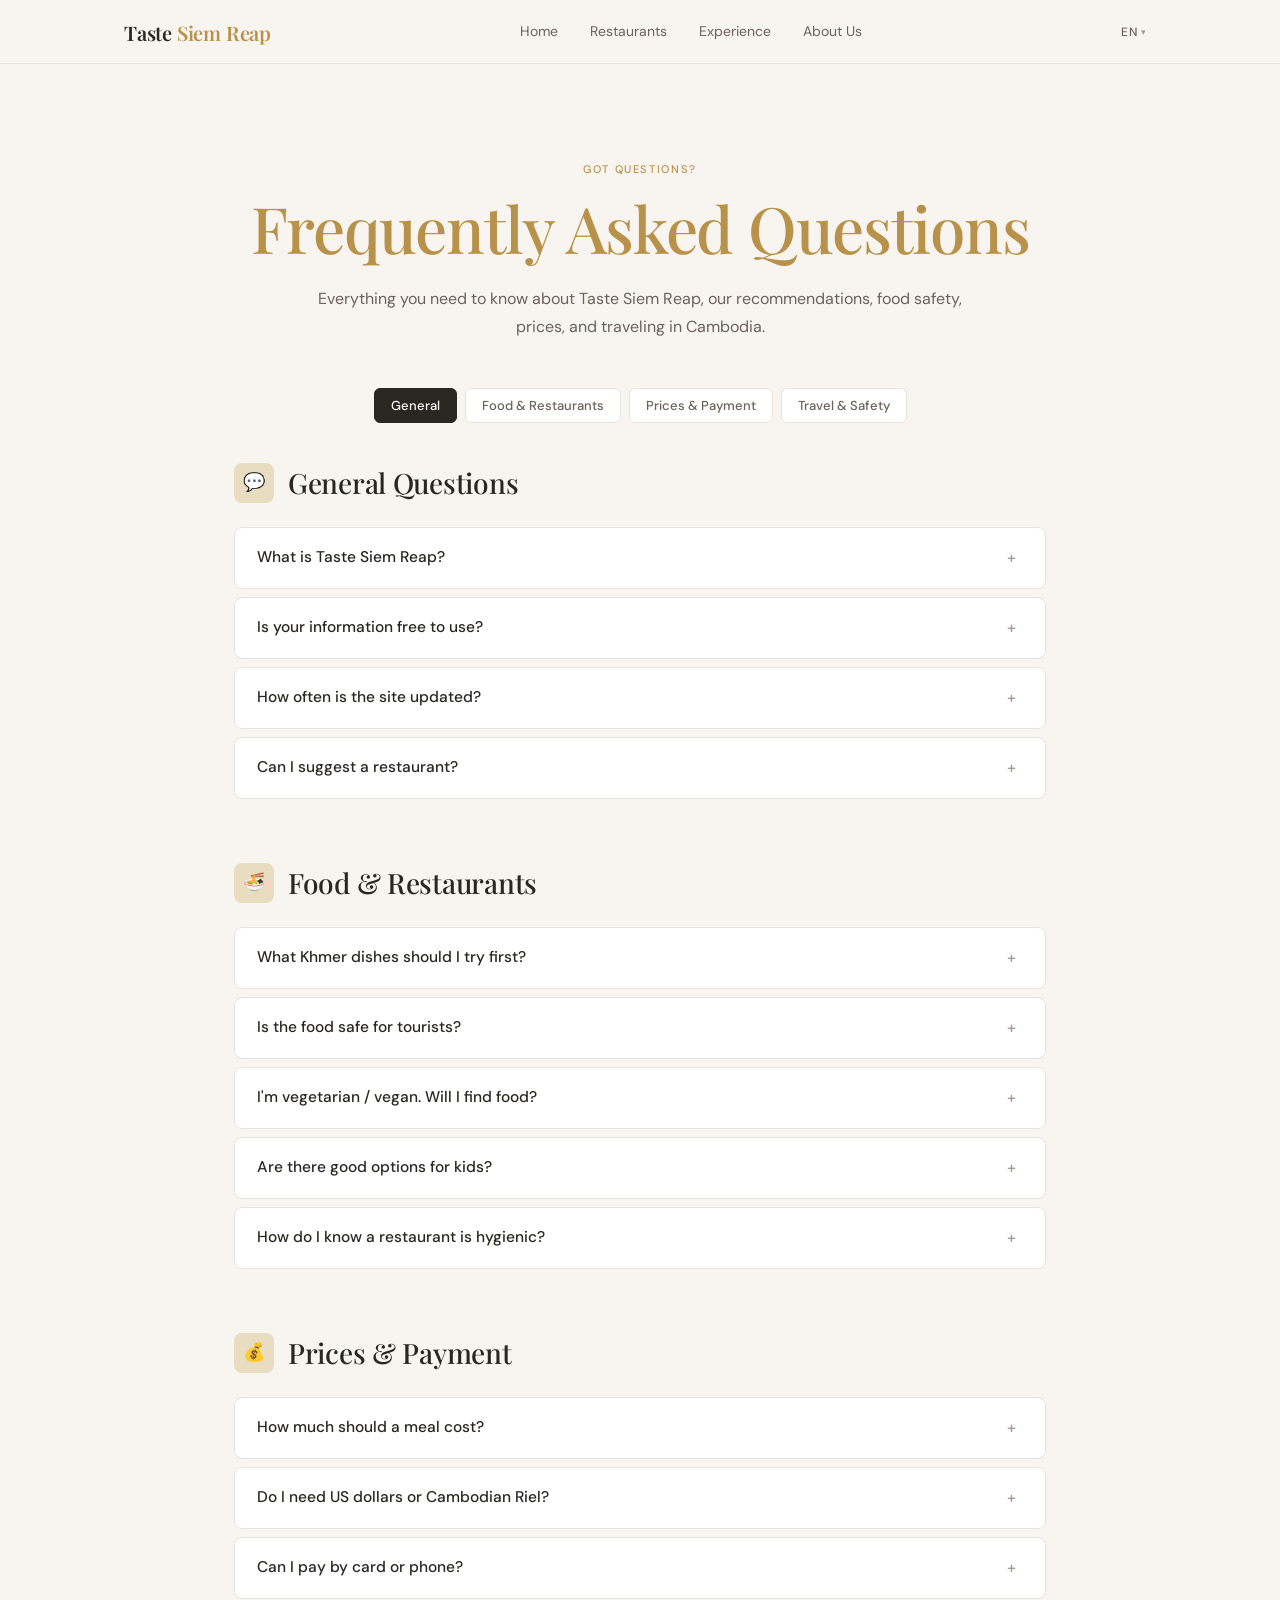
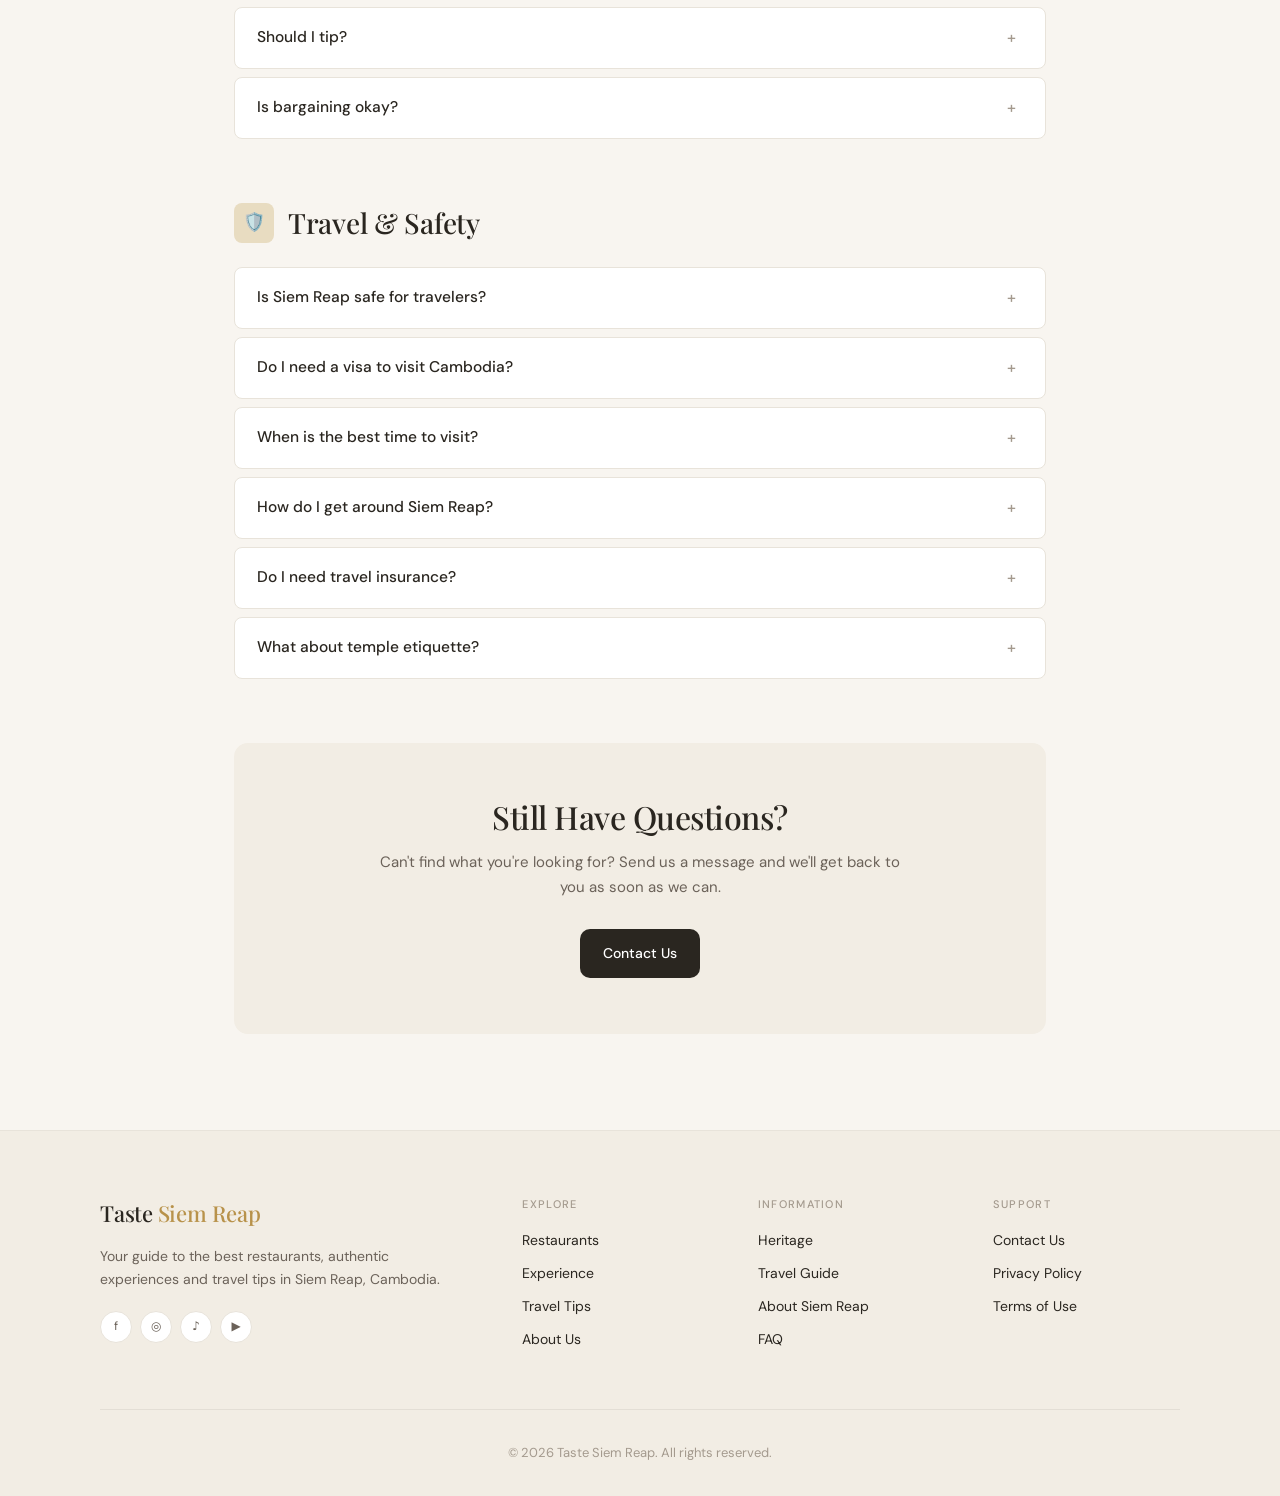
<file: faq.html>
<!DOCTYPE html>
<html lang="en">
<head>
  <meta charset="UTF-8">
  <meta name="viewport" content="width=device-width, initial-scale=1.0, maximum-scale=5.0, viewport-fit=cover">
  <title>Taste Siem Reap · FAQ</title>
  <link rel="preconnect" href="https://fonts.googleapis.com">
  <link rel="preconnect" href="https://fonts.gstatic.com" crossorigin>
  <link href="https://fonts.googleapis.com/css2?family=DM+Sans:wght@400;500;600&family=Playfair+Display:wght@500;600&display=swap" rel="stylesheet">
  <style>
    /* =====================================================
       WARM MINIMAL THEME
    ===================================================== */

    :root {
      --bg: #f8f5f0;
      --bg-alt: #f2ede4;
      --surface: #ffffff;

      --text: #2a2620;
      --muted: #6b6259;
      --muted-light: #a49a8e;

      --accent: #b8924a;
      --accent-soft: #e8dcc1;

      --line: #e8e3da;

      --font-sans: "DM Sans", system-ui, -apple-system, sans-serif;
      --font-serif: "Playfair Display", Georgia, serif;

      --container: 1080px;
      --gutter: 24px;
      --radius: 10px;

      --header-height: 64px;
    }

    * { margin: 0; padding: 0; box-sizing: border-box; }

    html { scroll-behavior: smooth; -webkit-text-size-adjust: 100%; }

    body {
      background: var(--bg);
      color: var(--text);
      font-family: var(--font-sans);
      font-size: 16px;
      line-height: 1.65;
      min-height: 100vh;
      min-height: 100dvh;
      overflow-x: hidden;
      -webkit-font-smoothing: antialiased;
      -moz-osx-font-smoothing: grayscale;
    }

    a { color: inherit; text-decoration: none; }
    button { font-family: inherit; cursor: pointer; border: none; background: none; }
    img { display: block; width: 100%; height: auto; max-width: 100%; }

    /* ============================================================
       HEADER
    ============================================================ */
    header {
      position: sticky;
      top: 0;
      z-index: 1000;
      background: rgba(248, 245, 240, 0.92);
      backdrop-filter: blur(12px);
      -webkit-backdrop-filter: blur(12px);
      border-bottom: 1px solid var(--line);
    }

    .navbar {
      max-width: var(--container);
      margin: 0 auto;
      padding: 0 var(--gutter);
      height: var(--header-height);
      display: flex;
      align-items: center;
      justify-content: space-between;
      gap: 20px;
    }

    .logo {
      font-family: var(--font-serif);
      font-size: 20px;
      font-weight: 600;
      letter-spacing: -0.01em;
      color: var(--text);
      flex-shrink: 0;
      white-space: nowrap;
    }

    .logo span { color: var(--accent); }

    .nav-links {
      display: flex;
      align-items: center;
      gap: 32px;
      list-style: none;
    }

    .nav-links a {
      color: var(--muted);
      font-size: 14px;
      font-weight: 400;
      transition: color .2s ease;
      position: relative;
      white-space: nowrap;
    }

    .nav-links a:hover,
    .nav-links a.active { color: var(--text); }

    .nav-links a.active::after {
      content: "";
      position: absolute;
      left: 0;
      right: 0;
      bottom: -6px;
      height: 1px;
      background: var(--accent);
    }

    .nav-actions {
      display: flex;
      align-items: center;
      gap: 12px;
      flex-shrink: 0;
    }

    .language-wrapper { position: relative; }

    .language-btn {
      padding: 6px 10px;
      color: var(--muted);
      background: transparent;
      cursor: pointer;
      transition: color .2s ease;
      font-size: 12px;
      font-weight: 500;
      letter-spacing: 0.03em;
      border-radius: 6px;
      display: flex;
      align-items: center;
      gap: 4px;
    }

    .language-btn:hover { color: var(--text); }

    .language-btn::after {
      content: "▾";
      font-size: 9px;
      opacity: 0.6;
    }

    .language-menu {
      position: absolute;
      right: 0;
      top: calc(100% + 8px);
      min-width: 140px;
      padding: 6px;
      background: var(--surface);
      border: 1px solid var(--line);
      border-radius: 10px;
      box-shadow: 0 8px 24px rgba(60, 50, 40, 0.08);
      display: none;
      z-index: 100;
    }

    .language-menu.show { display: block; }

    .language-option {
      width: 100%;
      background: transparent;
      color: var(--muted);
      padding: 8px 10px;
      border-radius: 6px;
      text-align: left;
      cursor: pointer;
      font-size: 13px;
      transition: .15s ease;
    }

    .language-option:hover,
    .language-option.active {
      background: var(--bg-alt);
      color: var(--text);
    }

    .hamburger {
      display: none;
      flex-direction: column;
      gap: 4px;
      padding: 8px;
      cursor: pointer;
      background: transparent;
      border: none;
    }

    .hamburger span {
      display: block;
      width: 20px;
      height: 1.5px;
      background: var(--text);
      border-radius: 2px;
      transition: .3s ease;
    }

    .hamburger.active span:nth-child(1) { transform: rotate(45deg) translate(3px, 3px); }
    .hamburger.active span:nth-child(2) { opacity: 0; }
    .hamburger.active span:nth-child(3) { transform: rotate(-45deg) translate(3px, -3px); }

    .mobile-nav-overlay {
      display: none;
      position: fixed;
      top: var(--header-height);
      left: 0;
      right: 0;
      bottom: 0;
      background: var(--bg);
      z-index: 999;
      padding: 24px var(--gutter) 40px;
      overflow-y: auto;
    }

    .mobile-nav-overlay.open { display: block; }

    .mobile-nav-links {
      list-style: none;
      display: flex;
      flex-direction: column;
      gap: 4px;
    }

    .mobile-nav-links a {
      display: block;
      padding: 14px 0;
      color: var(--text);
      font-size: 16px;
      border-bottom: 1px solid var(--line);
    }

    .mobile-nav-links a.active { color: var(--accent); }

    /* ============================================================
       HERO
    ============================================================ */
    .faq-hero {
      max-width: var(--container);
      margin: 0 auto;
      padding: 96px var(--gutter) 48px;
      text-align: center;
    }

    .eyebrow {
      color: var(--accent);
      text-transform: uppercase;
      letter-spacing: 0.15em;
      font-size: 11px;
      font-weight: 500;
      margin-bottom: 16px;
    }

    .faq-hero h1 {
      font-family: var(--font-serif);
      font-size: clamp(34px, 7vw, 64px);
      line-height: 1.05;
      letter-spacing: -0.02em;
      font-weight: 500;
      max-width: 900px;
      margin: 0 auto;
      color: var(--text);
    }

    .faq-hero h1 span { color: var(--accent); }

    .faq-hero p {
      max-width: 680px;
      margin: 24px auto 0;
      color: var(--muted);
      font-size: 16px;
      line-height: 1.7;
    }

    /* ============================================================
       CATEGORY TABS
    ============================================================ */
    .faq-tabs {
      max-width: var(--container);
      margin: 0 auto;
      padding: 0 var(--gutter) 40px;
      display: flex;
      flex-wrap: wrap;
      justify-content: center;
      gap: 8px;
    }

    .faq-tab {
      padding: 8px 16px;
      border-radius: 6px;
      border: 1px solid var(--line);
      background: var(--surface);
      color: var(--muted);
      font-size: 13px;
      font-weight: 500;
      transition: .2s ease;
      white-space: nowrap;
      cursor: pointer;
      font-family: inherit;
    }

    .faq-tab:hover {
      border-color: var(--accent);
      color: var(--accent);
    }

    .faq-tab.active {
      background: var(--text);
      color: var(--surface);
      border-color: var(--text);
    }

    /* ============================================================
       MAIN
    ============================================================ */
    .faq-section {
      max-width: 860px;
      margin: 0 auto;
      padding: 0 var(--gutter) 96px;
      width: 100%;
    }

    .faq-category {
      margin-bottom: 64px;
      scroll-margin-top: calc(var(--header-height) + 20px);
    }

    .faq-category:last-child { margin-bottom: 0; }

    .category-heading {
      display: flex;
      align-items: center;
      gap: 14px;
      margin-bottom: 24px;
    }

    .category-icon {
      width: 40px;
      height: 40px;
      border-radius: 8px;
      background: var(--accent-soft);
      display: grid;
      place-items: center;
      font-size: 18px;
      flex-shrink: 0;
    }

    .category-heading h2 {
      font-family: var(--font-serif);
      font-size: clamp(22px, 3vw, 28px);
      line-height: 1.2;
      letter-spacing: -0.01em;
      font-weight: 500;
      color: var(--text);
    }

    .category-heading h2 span { color: var(--accent); }

    /* ===== accordion ===== */
    .accordion {
      display: flex;
      flex-direction: column;
      gap: 8px;
    }

    .accordion-item {
      background: var(--surface);
      border: 1px solid var(--line);
      border-radius: 8px;
      overflow: hidden;
      transition: border-color .2s ease;
    }

    .accordion-item:hover { border-color: #d8d2c6; }

    .accordion-item.open {
      border-color: var(--accent);
    }

    .accordion-header {
      width: 100%;
      padding: 18px 22px;
      display: flex;
      align-items: center;
      justify-content: space-between;
      gap: 16px;
      text-align: left;
      color: var(--text);
      font-family: inherit;
      font-size: 15.5px;
      font-weight: 500;
      line-height: 1.4;
      cursor: pointer;
      transition: color .2s ease;
      background: transparent;
      border: none;
    }

    .accordion-header:hover { color: var(--accent); }
    .accordion-item.open .accordion-header { color: var(--accent); }

    .accordion-icon {
      flex-shrink: 0;
      width: 24px;
      height: 24px;
      border-radius: 50%;
      display: grid;
      place-items: center;
      font-size: 16px;
      color: var(--muted-light);
      transition: transform .3s ease, color .3s ease;
      line-height: 1;
    }

    .accordion-item.open .accordion-icon {
      transform: rotate(45deg);
      color: var(--accent);
    }

    .accordion-body {
      max-height: 0;
      overflow: hidden;
      transition: max-height .35s ease;
    }

    .accordion-body-inner {
      padding: 0 22px 20px;
      color: var(--muted);
      font-size: 14.5px;
      line-height: 1.75;
    }

    .accordion-body-inner p { margin-bottom: 10px; }
    .accordion-body-inner p:last-child { margin-bottom: 0; }

    .accordion-body-inner strong {
      color: var(--text);
      font-weight: 500;
    }

    /* ===== still have questions ===== */
    .still-questions {
      margin-top: 64px;
      padding: 56px 40px;
      background: var(--bg-alt);
      border-radius: 14px;
      text-align: center;
    }

    .still-questions h2 {
      font-family: var(--font-serif);
      font-size: clamp(24px, 3.4vw, 32px);
      line-height: 1.15;
      letter-spacing: -0.015em;
      margin-bottom: 14px;
      color: var(--text);
      font-weight: 500;
    }

    .still-questions h2 span { color: var(--accent); }

    .still-questions p {
      color: var(--muted);
      font-size: 15px;
      max-width: 520px;
      margin: 0 auto 28px;
      line-height: 1.7;
    }

    .btn {
      display: inline-flex;
      align-items: center;
      gap: 8px;
      padding: 12px 22px;
      border-radius: var(--radius);
      font-size: 14px;
      font-weight: 500;
      transition: .2s ease;
      cursor: pointer;
      border: 1px solid transparent;
      white-space: nowrap;
    }

    .btn-primary {
      background: var(--text);
      color: var(--surface);
    }

    .btn-primary:hover {
      background: #1a1712;
      transform: translateY(-1px);
    }

    /* ============================================================
       FOOTER
    ============================================================ */
    footer {
      border-top: 1px solid var(--line);
      padding: 64px var(--gutter) 32px;
      background: var(--bg-alt);
    }

    .footer-grid {
      max-width: var(--container);
      margin: 0 auto;
      display: grid;
      grid-template-columns: 2fr 1fr 1fr 1fr;
      gap: 48px;
      padding-bottom: 48px;
      border-bottom: 1px solid rgba(60, 50, 40, 0.08);
    }

    .footer-brand h2 {
      font-family: var(--font-serif);
      font-size: 22px;
      font-weight: 500;
      margin-bottom: 14px;
      color: var(--text);
      letter-spacing: -0.01em;
    }

    .footer-brand h2 span { color: var(--accent); }

    .footer-brand p {
      color: var(--muted);
      font-size: 14px;
      line-height: 1.65;
      max-width: 340px;
    }

    .socials {
      display: flex;
      gap: 8px;
      margin-top: 20px;
      flex-wrap: wrap;
    }

    .social {
      width: 32px;
      height: 32px;
      display: flex;
      align-items: center;
      justify-content: center;
      border: 1px solid var(--line);
      border-radius: 50%;
      color: var(--muted);
      background: var(--surface);
      font-size: 12px;
      transition: .2s ease;
    }

    .social:hover {
      color: var(--accent);
      border-color: var(--accent);
    }

    .footer-column h3 {
      color: var(--muted-light);
      font-size: 11px;
      letter-spacing: 0.12em;
      text-transform: uppercase;
      font-weight: 500;
      margin-bottom: 16px;
    }

    .footer-column a {
      display: block;
      color: var(--text);
      font-size: 14px;
      margin-bottom: 10px;
      transition: color .2s ease;
    }

    .footer-column a:hover { color: var(--accent); }

    .copyright {
      max-width: var(--container);
      margin: 32px auto 0;
      color: var(--muted-light);
      font-size: 13px;
      text-align: center;
    }

    /* ============================================================
       RESPONSIVE
    ============================================================ */
    @media (max-width: 1024px) {
      .footer-grid { grid-template-columns: 1fr 1fr; gap: 40px; }
    }

    @media (max-width: 768px) {
      :root { --header-height: 58px; }

      .nav-links { display: none; }
      .hamburger { display: flex; }

      .faq-hero { padding: 64px var(--gutter) 32px; }
      .faq-section { padding-bottom: 64px; }
      .faq-category { margin-bottom: 48px; }

      .still-questions { padding: 40px 24px; margin-top: 48px; }

      .footer-grid { grid-template-columns: 1fr; gap: 32px; }
    }

    @media (max-width: 480px) {
      :root { --gutter: 20px; }

      .faq-hero h1 { font-size: 32px; }
      .faq-hero p { font-size: 15px; }

      .faq-tabs { padding-bottom: 32px; }
      .faq-tab { font-size: 12px; padding: 7px 13px; }

      .category-heading h2 { font-size: 20px; }

      .accordion-header {
        padding: 16px 18px;
        font-size: 14.5px;
      }

      .accordion-body-inner {
        padding: 0 18px 18px;
        font-size: 14px;
      }

      .btn { padding: 11px 20px; font-size: 13px; }
    }

    @media (prefers-reduced-motion: reduce) {
      *, *::before, *::after {
        animation-duration: 0.01ms !important;
        transition-duration: 0.01ms !important;
      }
      html { scroll-behavior: auto; }
    }
  </style>
  <link rel="stylesheet" href="site-header.css">
</head>
<body>

<!-- ============================================================
     HEADER
============================================================ -->
<header class="site-header">
  <nav class="navbar">
    <a href="index.html" class="logo">
      Taste <span>Siem Reap</span>
    </a>

    <ul class="nav-links">
      <li><a href="index.html" data-i18n="navHome">Home</a></li>
      <li><a href="res.html" data-i18n="navRestaurants">Restaurants</a></li>
      <li><a href="experience.html" data-i18n="navExperience">Experience</a></li>
      <li><a href="Aboutus.html" data-i18n="navAbout">About Us</a></li>
    </ul>

    <div class="nav-actions">
      <div class="language-wrapper" id="languageWrapper">
        <button class="language-btn" id="languageButton" type="button" aria-label="Language">
          <span id="currentLanguage">EN</span>
        </button>
        <div class="language-menu" id="languageMenu">
          <button class="language-option active" data-language="en" type="button">🇬🇧 English</button>
          <button class="language-option" data-language="zh" type="button">🇨🇳 中文</button>
          <button class="language-option" data-language="km" type="button">🇰🇭 ខ្មែរ</button>
        </div>
      </div>

      <button class="hamburger" id="hamburger" type="button" aria-label="Toggle menu">
        <span></span><span></span><span></span>
      </button>
    </div>
  </nav>
</header>

<!-- ============================================================
     MOBILE NAV
============================================================ -->
<div class="mobile-nav-overlay" id="mobileNav">
  <ul class="mobile-nav-links">
    <li><a href="index.html" data-i18n="navHome">Home</a></li>
    <li><a href="res.html" data-i18n="navRestaurants">Restaurants</a></li>
    <li><a href="experience.html" data-i18n="navExperience">Experience</a></li>
    <li><a href="Aboutus.html" data-i18n="navAbout">About Us</a></li>
  </ul>
</div>

<!-- ============================================================
     HERO
============================================================ -->
<section class="faq-hero">
  <div class="eyebrow" data-i18n="faqEyebrow">Got Questions?</div>
  <h1><span data-i18n="faqTitle1">Frequently Asked</span> <span data-i18n="faqTitle2">Questions</span></h1>
  <p data-i18n="faqIntro">Everything you need to know about Taste Siem Reap, our recommendations, food safety, prices, and traveling in Cambodia.</p>
</section>

<!-- ============================================================
     CATEGORY TABS
============================================================ -->
<div class="faq-tabs">
  <button class="faq-tab active" data-target="general" data-i18n="tabGeneral">General</button>
  <button class="faq-tab" data-target="food" data-i18n="tabFood">Food & Restaurants</button>
  <button class="faq-tab" data-target="prices" data-i18n="tabPrices">Prices & Payment</button>
  <button class="faq-tab" data-target="travel" data-i18n="tabTravel">Travel & Safety</button>
</div>

<!-- ============================================================
     MAIN CONTENT
============================================================ -->
<section class="faq-section">

  <!-- ===== GENERAL ===== -->
  <div class="faq-category" id="general">
    <div class="category-heading">
      <div class="category-icon">💬</div>
      <h2 data-i18n="catGeneral">General <span>Questions</span></h2>
    </div>

    <div class="accordion">
      <div class="accordion-item">
        <button class="accordion-header" type="button">
          <span data-i18n="g1q">What is Taste Siem Reap?</span>
          <span class="accordion-icon">+</span>
        </button>
        <div class="accordion-body">
          <div class="accordion-body-inner">
            <p data-i18n="g1a">Taste Siem Reap is an independent guide to the best restaurants, cafés, food experiences, and travel tips in Siem Reap, Cambodia. We personally visit and verify every place we recommend — from street stalls to fine dining — so you can eat well and pay fairly.</p>
          </div>
        </div>
      </div>

      <div class="accordion-item">
        <button class="accordion-header" type="button">
          <span data-i18n="g2q">Is your information free to use?</span>
          <span class="accordion-icon">+</span>
        </button>
        <div class="accordion-body">
          <div class="accordion-body-inner">
            <p data-i18n="g2a">Yes — our guides, restaurant lists, and travel tips are completely free. We don't charge restaurants to be listed. Our goal is to help travelers discover authentic Khmer food and support local businesses fairly.</p>
          </div>
        </div>
      </div>

      <div class="accordion-item">
        <button class="accordion-header" type="button">
          <span data-i18n="g3q">How often is the site updated?</span>
          <span class="accordion-icon">+</span>
        </button>
        <div class="accordion-body">
          <div class="accordion-body-inner">
            <p data-i18n="g3a">We review and update our listings regularly — usually every few months, and immediately if a restaurant closes, moves, or significantly changes its menu or prices.</p>
          </div>
        </div>
      </div>

      <div class="accordion-item">
        <button class="accordion-header" type="button">
          <span data-i18n="g4q">Can I suggest a restaurant?</span>
          <span class="accordion-icon">+</span>
        </button>
        <div class="accordion-body">
          <div class="accordion-body-inner">
            <p data-i18n="g4a">Absolutely! We love discovering new places. Send us a message through our <strong>Contact Us</strong> page with the restaurant name and why you recommend it. If it meets our standards, we'll add it.</p>
          </div>
        </div>
      </div>
    </div>
  </div>

  <!-- ===== FOOD & RESTAURANTS ===== -->
  <div class="faq-category" id="food">
    <div class="category-heading">
      <div class="category-icon">🍜</div>
      <h2 data-i18n="catFood">Food & <span>Restaurants</span></h2>
    </div>

    <div class="accordion">
      <div class="accordion-item">
        <button class="accordion-header" type="button">
          <span data-i18n="f1q">What Khmer dishes should I try first?</span>
          <span class="accordion-icon">+</span>
        </button>
        <div class="accordion-body">
          <div class="accordion-body-inner">
            <p data-i18n="f1a">Start with <strong>Amok</strong> (coconut curry steamed in banana leaf), <strong>Kuy Teav</strong> (rice noodle soup for breakfast), <strong>Lok Lak</strong> (stir-fried beef with pepper-lime dip), and <strong>Nom Banh Chok</strong> (Khmer noodles with fish gravy). These are the essentials every visitor should taste.</p>
          </div>
        </div>
      </div>

      <div class="accordion-item">
        <button class="accordion-header" type="button">
          <span data-i18n="f2q">Is the food safe for tourists?</span>
          <span class="accordion-icon">+</span>
        </button>
        <div class="accordion-body">
          <div class="accordion-body-inner">
            <p data-i18n="f2a">Yes — the vast majority of Siem Reap's restaurants are very safe. We specifically note hygiene standards in our reviews. To be extra safe: drink bottled water, eat where locals eat, and avoid ice from unknown sources if you have a sensitive stomach.</p>
          </div>
        </div>
      </div>

      <div class="accordion-item">
        <button class="accordion-header" type="button">
          <span data-i18n="f3q">I'm vegetarian / vegan. Will I find food?</span>
          <span class="accordion-icon">+</span>
        </button>
        <div class="accordion-body">
          <div class="accordion-body-inner">
            <p data-i18n="f3a">Absolutely. Many Khmer dishes are naturally vegetarian or easy to adapt. Look for <strong>vegetarian Amok</strong>, fresh spring rolls, vegetable stir-fries, and rice dishes. Siem Reap also has several dedicated vegan and vegetarian cafés.</p>
          </div>
        </div>
      </div>

      <div class="accordion-item">
        <button class="accordion-header" type="button">
          <span data-i18n="f4q">Are there good options for kids?</span>
          <span class="accordion-icon">+</span>
        </button>
        <div class="accordion-body">
          <div class="accordion-body-inner">
            <p data-i18n="f4a">Yes. Most restaurants offer mild rice dishes, grilled chicken, and noodles that kids enjoy. Family-friendly cafés with play areas and Western options are also common in the Old Market and Riverside areas.</p>
          </div>
        </div>
      </div>

      <div class="accordion-item">
        <button class="accordion-header" type="button">
          <span data-i18n="f5q">How do I know a restaurant is hygienic?</span>
          <span class="accordion-icon">+</span>
        </button>
        <div class="accordion-body">
          <div class="accordion-body-inner">
            <p data-i18n="f5a">Look for busy places with high turnover (fresh ingredients), clean tables and utensils, and food cooked fresh in front of you. We mark hygiene-verified restaurants throughout our site.</p>
          </div>
        </div>
      </div>
    </div>
  </div>

  <!-- ===== PRICES & PAYMENT ===== -->
  <div class="faq-category" id="prices">
    <div class="category-heading">
      <div class="category-icon">💰</div>
      <h2 data-i18n="catPrices">Prices & <span>Payment</span></h2>
    </div>

    <div class="accordion">
      <div class="accordion-item">
        <button class="accordion-header" type="button">
          <span data-i18n="p1q">How much should a meal cost?</span>
          <span class="accordion-icon">+</span>
        </button>
        <div class="accordion-body">
          <div class="accordion-body-inner">
            <p data-i18n="p1a">Street food: <strong>$1–$3</strong>. Local restaurants: <strong>$3–$6</strong> per dish. Mid-range restaurants: <strong>$6–$12</strong>. Fine dining: <strong>$15–$40+</strong>. Our site lists verified price ranges for every restaurant we recommend.</p>
          </div>
        </div>
      </div>

      <div class="accordion-item">
        <button class="accordion-header" type="button">
          <span data-i18n="p2q">Do I need US dollars or Cambodian Riel?</span>
          <span class="accordion-icon">+</span>
        </button>
        <div class="accordion-body">
          <div class="accordion-body-inner">
            <p data-i18n="p2a">Both work — Cambodia uses US dollars and Riel side by side. <strong>Small USD bills ($1, $5, $10)</strong> are most useful. You'll often get change in Riel (roughly 4,000 Riel = $1).</p>
          </div>
        </div>
      </div>

      <div class="accordion-item">
        <button class="accordion-header" type="button">
          <span data-i18n="p3q">Can I pay by card or phone?</span>
          <span class="accordion-icon">+</span>
        </button>
        <div class="accordion-body">
          <div class="accordion-body-inner">
            <p data-i18n="p3a">Upscale restaurants and hotels accept cards. Smaller places and street stalls are <strong>cash only</strong>. Mobile payment (Bakong, ABA Pay, Wing) is widely used locally, but as a tourist cash is your safest bet.</p>
          </div>
        </div>
      </div>

      <div class="accordion-item">
        <button class="accordion-header" type="button">
          <span data-i18n="p4q">Should I tip?</span>
          <span class="accordion-icon">+</span>
        </button>
        <div class="accordion-body">
          <div class="accordion-body-inner">
            <p data-i18n="p4a">Tipping is not required but appreciated. Rounding up the bill or leaving <strong>$0.50–$2</strong> for good service is a kind gesture. In upscale restaurants, 5–10% is a nice touch.</p>
          </div>
        </div>
      </div>

      <div class="accordion-item">
        <button class="accordion-header" type="button">
          <span data-i18n="p5q">Is bargaining okay?</span>
          <span class="accordion-icon">+</span>
        </button>
        <div class="accordion-body">
          <div class="accordion-body-inner">
            <p data-i18n="p5a">At markets and street stalls — yes, bargaining is expected and friendly. Smile, stay respectful, and don't push too hard. In restaurants, prices are fixed. Use our verified price ranges as a reference.</p>
          </div>
        </div>
      </div>
    </div>
  </div>

  <!-- ===== TRAVEL & SAFETY ===== -->
  <div class="faq-category" id="travel">
    <div class="category-heading">
      <div class="category-icon">🛡️</div>
      <h2 data-i18n="catTravel">Travel & <span>Safety</span></h2>
    </div>

    <div class="accordion">
      <div class="accordion-item">
        <button class="accordion-header" type="button">
          <span data-i18n="t1q">Is Siem Reap safe for travelers?</span>
          <span class="accordion-icon">+</span>
        </button>
        <div class="accordion-body">
          <div class="accordion-body-inner">
            <p data-i18n="t1a">Yes — Siem Reap is generally very safe. Violent crime against tourists is rare. Use common sense: keep valuables secure, avoid isolated areas late at night, and be cautious of occasional bag-snatching by motorbike.</p>
          </div>
        </div>
      </div>

      <div class="accordion-item">
        <button class="accordion-header" type="button">
          <span data-i18n="t2q">Do I need a visa to visit Cambodia?</span>
          <span class="accordion-icon">+</span>
        </button>
        <div class="accordion-body">
          <div class="accordion-body-inner">
            <p data-i18n="t2a">Most nationalities can get a <strong>visa on arrival</strong> (USD $30) or apply online via the official <strong>e-Visa</strong> portal. Bring a passport photo and ensure your passport is valid for at least 6 months.</p>
          </div>
        </div>
      </div>

      <div class="accordion-item">
        <button class="accordion-header" type="button">
          <span data-i18n="t3q">When is the best time to visit?</span>
          <span class="accordion-icon">+</span>
        </button>
        <div class="accordion-body">
          <div class="accordion-body-inner">
            <p data-i18n="t3a"><strong>November to March</strong> is cool and dry — the peak season and best weather. <strong>April to May</strong> is hot (up to 38°C). <strong>June to October</strong> is the green season with afternoon showers and lush landscapes.</p>
          </div>
        </div>
      </div>

      <div class="accordion-item">
        <button class="accordion-header" type="button">
          <span data-i18n="t4q">How do I get around Siem Reap?</span>
          <span class="accordion-icon">+</span>
        </button>
        <div class="accordion-body">
          <div class="accordion-body-inner">
            <p data-i18n="t4a">Tuk-tuks are the classic choice (<strong>$2–$4</strong> in town, <strong>$15–$20</strong> for a full temple day). Grab (ride-hailing app) is reliable and metered. Bicycles and e-bikes are great for the city and nearby temples. Most of the center is walkable.</p>
          </div>
        </div>
      </div>

      <div class="accordion-item">
        <button class="accordion-header" type="button">
          <span data-i18n="t5q">Do I need travel insurance?</span>
          <span class="accordion-icon">+</span>
        </button>
        <div class="accordion-body">
          <div class="accordion-body-inner">
            <p data-i18n="t5a">We strongly recommend it. Medical facilities in Siem Reap are limited for serious issues — most travelers are evacuated to Bangkok. Good travel insurance covers medical, trip interruption, and lost belongings.</p>
          </div>
        </div>
      </div>

      <div class="accordion-item">
        <button class="accordion-header" type="button">
          <span data-i18n="t6q">What about temple etiquette?</span>
          <span class="accordion-icon">+</span>
        </button>
        <div class="accordion-body">
          <div class="accordion-body-inner">
            <p data-i18n="t6a">Cover your shoulders and knees. Remove hats and shoes before entering shrines. Speak quietly, don't touch carvings or monks, and always ask before photographing people. A little respect goes a long way.</p>
          </div>
        </div>
      </div>
    </div>
  </div>

  <!-- ===== STILL HAVE QUESTIONS ===== -->
  <div class="still-questions">
    <h2 data-i18n="stillTitle">Still Have <span>Questions?</span></h2>
    <p data-i18n="stillText">Can't find what you're looking for? Send us a message and we'll get back to you as soon as we can.</p>
    <a href="contactus.html" class="btn btn-primary" data-i18n="contactBtn">Contact Us</a>
  </div>

</section>

<!-- ============================================================
     FOOTER
============================================================ -->
<footer>
  <div class="footer-grid">
    <div class="footer-brand">
      <h2>Taste <span>Siem Reap</span></h2>
      <p data-i18n="footerDescription">Your guide to the best restaurants, authentic experiences and travel tips in Siem Reap, Cambodia.</p>
      <div class="socials">
        <span class="social">f</span>
        <span class="social">◎</span>
        <span class="social">♪</span>
        <span class="social">▶</span>
      </div>
    </div>

    <div class="footer-column">
      <h3 data-i18n="exploreFooter">EXPLORE</h3>
      <a href="res.html" data-i18n="navRestaurants">Restaurants</a>
      <a href="experience.html" data-i18n="navExperience">Experience</a>
      <a href="tip.html" data-i18n="travelTips">Travel Tips</a>
      <a href="Aboutus.html" data-i18n="navAbout">About Us</a>
    </div>

    <div class="footer-column">
      <h3 data-i18n="informationFooter">INFORMATION</h3>
      <a href="hari.html" data-i18n="heritage">Heritage</a>
      <a href="tvr.html" data-i18n="travelGuide">Travel Guide</a>
      <a href="abtsr.html" data-i18n="aboutSiemReap">About Siem Reap</a>
      <a href="faq.html" data-i18n="faq">FAQ</a>
    </div>

    <div class="footer-column">
      <h3 data-i18n="supportFooter">SUPPORT</h3>
      <a href="contactus.html" data-i18n="contactUs">Contact Us</a>
      <a href="prv.html" data-i18n="privacy">Privacy Policy</a>
      <a href="tou.html" data-i18n="terms">Terms of Use</a>
    </div>
  </div>

  <div class="copyright" data-i18n="copyright">
    © 2026 Taste Siem Reap. All rights reserved.
  </div>
</footer>

<script>
  (function(){
    const translations = {
      en: {
        navHome: "Home",
        navRestaurants: "Restaurants",
        navExperience: "Experience",
        navAbout: "About Us",

        faqEyebrow: "Got Questions?",
        faqTitle1: "Frequently Asked",
        faqTitle2: "Questions",
        faqIntro: "Everything you need to know about Taste Siem Reap, our recommendations, food safety, prices, and traveling in Cambodia.",

        tabGeneral: "General",
        tabFood: "Food & Restaurants",
        tabPrices: "Prices & Payment",
        tabTravel: "Travel & Safety",

        catGeneral: "General Questions",
        catFood: "Food & Restaurants",
        catPrices: "Prices & Payment",
        catTravel: "Travel & Safety",

        g1q: "What is Taste Siem Reap?",
        g1a: "Taste Siem Reap is an independent guide to the best restaurants, cafés, food experiences, and travel tips in Siem Reap, Cambodia. We personally visit and verify every place we recommend — from street stalls to fine dining — so you can eat well and pay fairly.",

        g2q: "Is your information free to use?",
        g2a: "Yes — our guides, restaurant lists, and travel tips are completely free. We don't charge restaurants to be listed. Our goal is to help travelers discover authentic Khmer food and support local businesses fairly.",

        g3q: "How often is the site updated?",
        g3a: "We review and update our listings regularly — usually every few months, and immediately if a restaurant closes, moves, or significantly changes its menu or prices.",

        g4q: "Can I suggest a restaurant?",
        g4a: "Absolutely! We love discovering new places. Send us a message through our Contact Us page with the restaurant name and why you recommend it. If it meets our standards, we'll add it.",

        f1q: "What Khmer dishes should I try first?",
        f1a: "Start with Amok (coconut curry steamed in banana leaf), Kuy Teav (rice noodle soup for breakfast), Lok Lak (stir-fried beef with pepper-lime dip), and Nom Banh Chok (Khmer noodles with fish gravy). These are the essentials every visitor should taste.",

        f2q: "Is the food safe for tourists?",
        f2a: "Yes — the vast majority of Siem Reap's restaurants are very safe. We specifically note hygiene standards in our reviews. To be extra safe: drink bottled water, eat where locals eat, and avoid ice from unknown sources if you have a sensitive stomach.",

        f3q: "I'm vegetarian / vegan. Will I find food?",
        f3a: "Absolutely. Many Khmer dishes are naturally vegetarian or easy to adapt. Look for vegetarian Amok, fresh spring rolls, vegetable stir-fries, and rice dishes. Siem Reap also has several dedicated vegan and vegetarian cafés.",

        f4q: "Are there good options for kids?",
        f4a: "Yes. Most restaurants offer mild rice dishes, grilled chicken, and noodles that kids enjoy. Family-friendly cafés with play areas and Western options are also common in the Old Market and Riverside areas.",

        f5q: "How do I know a restaurant is hygienic?",
        f5a: "Look for busy places with high turnover (fresh ingredients), clean tables and utensils, and food cooked fresh in front of you. We mark hygiene-verified restaurants throughout our site.",

        p1q: "How much should a meal cost?",
        p1a: "Street food: $1–$3. Local restaurants: $3–$6 per dish. Mid-range restaurants: $6–$12. Fine dining: $15–$40+. Our site lists verified price ranges for every restaurant we recommend.",

        p2q: "Do I need US dollars or Cambodian Riel?",
        p2a: "Both work — Cambodia uses US dollars and Riel side by side. Small USD bills ($1, $5, $10) are most useful. You'll often get change in Riel (roughly 4,000 Riel = $1).",

        p3q: "Can I pay by card or phone?",
        p3a: "Upscale restaurants and hotels accept cards. Smaller places and street stalls are cash only. Mobile payment (Bakong, ABA Pay, Wing) is widely used locally, but as a tourist cash is your safest bet.",

        p4q: "Should I tip?",
        p4a: "Tipping is not required but appreciated. Rounding up the bill or leaving $0.50–$2 for good service is a kind gesture. In upscale restaurants, 5–10% is a nice touch.",

        p5q: "Is bargaining okay?",
        p5a: "At markets and street stalls — yes, bargaining is expected and friendly. Smile, stay respectful, and don't push too hard. In restaurants, prices are fixed. Use our verified price ranges as a reference.",

        t1q: "Is Siem Reap safe for travelers?",
        t1a: "Yes — Siem Reap is generally very safe. Violent crime against tourists is rare. Use common sense: keep valuables secure, avoid isolated areas late at night, and be cautious of occasional bag-snatching by motorbike.",

        t2q: "Do I need a visa to visit Cambodia?",
        t2a: "Most nationalities can get a visa on arrival (USD $30) or apply online via the official e-Visa portal. Bring a passport photo and ensure your passport is valid for at least 6 months.",

        t3q: "When is the best time to visit?",
        t3a: "November to March is cool and dry — the peak season and best weather. April to May is hot (up to 38°C). June to October is the green season with afternoon showers and lush landscapes.",

        t4q: "How do I get around Siem Reap?",
        t4a: "Tuk-tuks are the classic choice ($2–$4 in town, $15–$20 for a full temple day). Grab (ride-hailing app) is reliable and metered. Bicycles and e-bikes are great for the city and nearby temples. Most of the center is walkable.",

        t5q: "Do I need travel insurance?",
        t5a: "We strongly recommend it. Medical facilities in Siem Reap are limited for serious issues — most travelers are evacuated to Bangkok. Good travel insurance covers medical, trip interruption, and lost belongings.",

        t6q: "What about temple etiquette?",
        t6a: "Cover your shoulders and knees. Remove hats and shoes before entering shrines. Speak quietly, don't touch carvings or monks, and always ask before photographing people. A little respect goes a long way.",

        stillTitle: "Still Have Questions?",
        stillText: "Can't find what you're looking for? Send us a message and we'll get back to you as soon as we can.",
        contactBtn: "Contact Us",

        footerDescription: "Your guide to the best restaurants, authentic experiences and travel tips in Siem Reap, Cambodia.",
        exploreFooter: "EXPLORE",
        informationFooter: "INFORMATION",
        supportFooter: "SUPPORT",
        travelTips: "Travel Tips",
        heritage: "Heritage",
        travelGuide: "Travel Guide",
        aboutSiemReap: "About Siem Reap",
        faq: "FAQ",
        contactUs: "Contact Us",
        privacy: "Privacy Policy",
        terms: "Terms of Use",
        copyright: "© 2026 Taste Siem Reap. All rights reserved."
      },

      km: {
        navHome: "ទំព័រដើម",
        navRestaurants: "ភោជនីយដ្ឋាន",
        navExperience: "បទពិសោធន៍",
        navAbout: "អំពីយើង",

        faqEyebrow: "មានសំណួរ?",
        faqTitle1: "សំណួរដែលសួរ",
        faqTitle2: "ញឹកញាប់",
        faqIntro: "អ្វីៗដែលអ្នកត្រូវដឹងអំពី Taste Siem Reap ការណែនាំរបស់យើង សុវត្ថិភាពអាហារ តម្លៃ និងការធ្វើដំណើរនៅកម្ពុជា។",

        tabGeneral: "ទូទៅ",
        tabFood: "អាហារ និងភោជនីយដ្ឋាន",
        tabPrices: "តម្លៃ និងការបង់ប្រាក់",
        tabTravel: "ធ្វើដំណើរ និងសុវត្ថិភាព",

        catGeneral: "សំណួរទូទៅ",
        catFood: "អាហារ និងភោជនីយដ្ឋាន",
        catPrices: "តម្លៃ និងការបង់ប្រាក់",
        catTravel: "ធ្វើដំណើរ និងសុវត្ថិភាព",

        g1q: "Taste Siem Reap ជាអ្វី?",
        g1a: "Taste Siem Reap គឺជាមគ្គុទេសក៍ឯករាជ្យទៅកាន់ភោជនីយដ្ឋាន ហាងកាហ្វេ បទពិសោធន៍អាហារ និងគន្លឹះធ្វើដំណើរល្អបំផុតនៅសៀមរាប កម្ពុជា។ យើងទៅទស្សនា និងផ្ទៀងផ្ទាត់ផ្ទាល់រាល់កន្លែងដែលយើងណែនាំ — ពីតូបតាមផ្លូវ ដល់ភោជនីយដ្ឋានល្អៗ — ដើម្បីឱ្យអ្នកញ៉ាំបានល្អ និងចំណាយយុត្តិធម៌។",

        g2q: "តើព័ត៌មានរបស់អ្នកឥតគិតថ្លៃទេ?",
        g2a: "បាទ/ចាស — មគ្គុទេសក៍ បញ្ជីភោជនីយដ្ឋាន និងគន្លឹះធ្វើដំណើររបស់យើងគឺឥតគិតថ្លៃទាំងស្រុង។ យើងមិនគិតថ្លៃភោជនីយដ្ឋានដើម្បីចុះបញ្ជីទេ។ គោលដៅរបស់យើងគឺជួយអ្នកធ្វើដំណើរឱ្យស្វែងរកអាហារខ្មែរពិតប្រាកដ និងគាំទ្រអាជីវកម្មក្នុងស្រុកដោយយុត្តិធម៌។",

        g3q: "តើគេហទំព័រត្រូវបានធ្វើបច្ចុប្បន្នភាពញឹកញាប់ប៉ុណ្ណា?",
        g3a: "យើងពិនិត្យ និងធ្វើបច្ចុប្បន្នភាពបញ្ជីរបស់យើងជាប្រចាំ — ជាធម្មតារាល់ប៉ុន្មានខែម្តង ហើយភ្លាមៗ ប្រសិនបើភោជនីយដ្ឋានបិទ ផ្លាស់ទី ឬផ្លាស់ប្តូរម៉ឺនុយ ឬតម្លៃយ៉ាងខ្លាំង។",

        g4q: "តើខ្ញុំអាចស្នើភោជនីយដ្ឋានបានទេ?",
        g4a: "ពិតប្រាកដណាស់! យើងចូលចិត្តរកឃើញកន្លែងថ្មីៗ។ ផ្ញើសារមកយើងតាមរយៈទំព័រ ទាក់ទងយើង ជាមួយឈ្មោះភោជនីយដ្ឋាន និងហេតុអ្វីអ្នកណែនាំវា។ ប្រសិនបើវាត្រូវនឹងស្តង់ដាររបស់យើង យើងនឹងបន្ថែមវា។",

        f1q: "តើម្ហូបខ្មែរអ្វីដែលខ្ញុំគួរសាកមុនគេ?",
        f1a: "ចាប់ផ្តើមជាមួយ អាម៉ុក (ការីដូងចំហុយក្នុងស្លឹកចេក) គុយទាវ (ស៊ុបគុយទាវសម្រាប់អាហារពេលព្រឹក) លុកឡាក់ (សាច់គោឆាជាមួយទឹកជ្រលក់ម្រេចក្រូចឆ្មា) និង នំបញ្ចុក (គុយទាវខ្មែរជាមួយទឹកត្រី)។ ទាំងនេះជាម្ហូបចាំបាច់ដែលអ្នកទេសចរគ្រប់រូបគួរសាក។",

        f2q: "តើអាហារមានសុវត្ថិភាពសម្រាប់អ្នកទេសចរទេ?",
        f2a: "បាទ/ចាស — ភោជនីយដ្ឋានភាគច្រើននៅសៀមរាបមានសុវត្ថិភាពខ្ពស់។ យើងកត់សម្គាល់ស្តង់ដារអនាម័យជាពិសេសនៅក្នុងការវាយតម្លៃរបស់យើង។ ដើម្បីសុវត្ថិភាពបន្ថែម៖ ផឹកទឹកសុទ្ធ ញ៉ាំកន្លែងដែលអ្នកស្រុកញ៉ាំ និងជៀសវាងទឹកកកពីប្រភពមិនស្គាល់ ប្រសិនបើអ្នកមានក្រពះរសើប។",

        f3q: "ខ្ញុំជាអ្នកបួស។ តើខ្ញុំរកអាហារបានទេ?",
        f3a: "ពិតប្រាកដណាស់។ ម្ហូបខ្មែរជាច្រើនជាបួសដោយធម្មជាតិ ឬងាយស្រួលកែសម្រួល។ រកមើល អាម៉ុកបួស នំស្រួយស្រស់ ម្ហូបឆាបន្លែ និងម្ហូបបាយ។ សៀមរាបក៏មានហាងកាហ្វេបួស និងវេជ្ជមាំងជាច្រើនផងដែរ។",

        f4q: "តើមានជម្រើសល្អសម្រាប់កុមារទេ?",
        f4a: "បាទ/ចាស។ ភោជនីយដ្ឋានភាគច្រើនផ្តល់ម្ហូបបាយស្រាលៗ សាច់មាន់អាំង និងគុយទាវដែលកុមារចូលចិត្ត។ ហាងកាហ្វេសម្រាប់គ្រួសារដែលមានកន្លែងលេង និងជម្រើសអាហារបស្ចិមប្រទេសក៏មានច្រើននៅតំបន់ផ្សារចាស់ និងមាត់ទន្លេ។",

        f5q: "តើខ្ញុំដឹងថាភោជនីយដ្ឋានមានអនាម័យដូចម្តេច?",
        f5a: "រកមើលកន្លែងដែលមានមនុស្សច្រើន និងចំណូលខ្ពស់ (គ្រឿងផ្សំស្រស់) តុ និងឧបករណ៍ស្អាត និងអាហារចម្អិនស្រស់នៅមុខអ្នក។ យើងសម្គាល់ភោជនីយដ្ឋានដែលបានផ្ទៀងផ្ទាត់អនាម័យនៅទូទាំងគេហទំព័ររបស់យើង។",

        p1q: "តើអាហារមួយគួរមានតម្លៃប៉ុន្មាន?",
        p1a: "អាហារតាមផ្លូវ៖ $1–$3។ ភោជនីយដ្ឋានក្នុងស្រុក៖ $3–$6 ក្នុងមួយម្ហូប។ ភោជនីយដ្ឋានកម្រិតមធ្យម៖ $6–$12។ អាហារល្អៗ៖ $15–$40+។ គេហទំព័ររបស់យើងផ្តល់តម្លៃដែលបានផ្ទៀងផ្ទាត់សម្រាប់រាល់ភោជនីយដ្ឋានដែលយើងណែនាំ។",

        p2q: "តើខ្ញុំត្រូវការដុល្លារអាមេរិក ឬរៀលខ្មែរ?",
        p2a: "ទាំងពីរប្រើបាន — កម្ពុជាប្រើដុល្លារអាមេរិក និងរៀលជាមួយគ្នា។ ក្រដាសប្រាក់ដុល្លារតូចៗ ($1, $5, $10) មានប្រយោជន៍បំផុត។ អ្នកនឹងទទួលបានប្រាក់អាប់ជារៀលជាញឹកញាប់ (ប្រហែល 4,000 រៀល = $1)។",

        p3q: "តើខ្ញុំអាចបង់ដោយកាត ឬទូរស័ព្ទបានទេ?",
        p3a: "ភោជនីយដ្ឋាន និងសណ្ឋាគារលំដាប់ខ្ពស់ទទួលយកកាត។ កន្លែងតូចៗ និងតូបតាមផ្លូវ ប្រើប្រាក់សុទ្ធ។ ការបង់ប្រាក់តាមទូរស័ព្ទ (Bakong, ABA Pay, Wing) ត្រូវបានប្រើច្រើនក្នុងស្រុក ប៉ុន្តែសម្រាប់អ្នកទេសចរ ប្រាក់សុទ្ធគឺសុវត្ថិភាពបំផុត។",

        p4q: "តើខ្ញុំគួរផ្តល់ប្រាក់រង្វាន់ទេ?",
        p4a: "ការផ្តល់ប្រាក់រង្វាន់មិនចាំបាច់ទេ ប៉ុន្តែត្រូវបានអបអរ។ ការបង្គត់ឡើង ឬទុក $0.50–$2 សម្រាប់សេវាកម្មល្អគឺជាទង្វើសប្បុរស។ នៅភោជនីយដ្ឋានលំដាប់ខ្ពស់ 5–10% គឺល្អ។",

        p5q: "តើការចរចាបានទេ?",
        p5a: "នៅផ្សារ និងតូបតាមផ្លូវ — បាទ/ចាស ការចរចាត្រូវបានរំពឹងទុក និងជាមិត្តភាព។ ញញឹម គោរព ហើយកុំបង្ខំខ្លាំងពេក។ នៅភោជនីយដ្ឋាន តម្លៃគឺថេរ។ ប្រើតម្លៃដែលបានផ្ទៀងផ្ទាត់របស់យើងជាឯកសារយោង។",

        t1q: "តើសៀមរាបមានសុវត្ថិភាពសម្រាប់អ្នកទេសចរទេ?",
        t1a: "បាទ/ចាស — សៀមរាបជាទូទៅមានសុវត្ថិភាពខ្ពស់។ ឧក្រិដ្ឋកម្មហិង្សាប្រឆាំងអ្នកទេសចរគឺកម្រ។ ប្រើសុភវិនិច្ឆ័យ៖ រក្សាវត្ថុមានតម្លៃឱ្យមានសុវត្ថិភាព ជៀសវាងតំបន់ដាច់ស្រយាលពេលយប់ជ្រៅ ហើយប្រុងប្រយ័ត្នចំពោះការឆក់កាបូបម្តងម្កាលដោយម៉ូតូ។",

        t2q: "តើខ្ញុំត្រូវការទិដ្ឋាការដើម្បីមកកម្ពុជាទេ?",
        t2a: "ជនជាតិភាគច្រើនអាចទទួលបានទិដ្ឋាការនៅព្រលានយន្តហោះ ($30) ឬដាក់ពាក្យតាមអ៊ីនធឺណិតតាមរយៈ e-Visa ផ្លូវការ។ នាំរូបថតលិខិតឆ្លងដែន និងធានាលិខិតឆ្លងដែនមានសុពលភាពយ៉ាងតិច 6 ខែ។",

        t3q: "តើពេលវេលាល្អបំផុតក្នុងការមកទស្សនាគឺពេលណា?",
        t3a: "ខែវិច្ឆិកាដល់ខែមីនា ត្រជាក់ និងស្ងួត — រដូវកំពូល និងអាកាសធាតុល្អបំផុត។ ខែមេសាដល់ខែឧសភា ក្តៅ (ដល់ 38°C)។ ខែមិថុនាដល់ខែតុលា ជារដូវបៃតងដែលមានភ្លៀងរសៀល និងទេសភាពបៃតងស្រស់ស្អាត។",

        t4q: "តើខ្ញុំធ្វើដំណើរក្នុងសៀមរាបដូចម្តេច?",
        t4a: "តុកតុកគឺជាជម្រើសបុរាណ ($2–$4 ក្នុងក្រុង $15–$20 សម្រាប់មួយថ្ងៃទាំងមូលនៅប្រាសាទ)។ Grab (កម្មវិធីហៅឡាន) អាចទុកចិត្តបាន និងមានតម្លៃច្បាស់លាស់។ កង់ និងកង់អគ្គិសនីល្អសម្រាប់ក្រុង និងប្រាសាទជិតៗ។ កណ្តាលក្រុងភាគច្រើនអាចដើរបាន។",

        t5q: "តើខ្ញុំត្រូវការការធានារ៉ាប់រងធ្វើដំណើរទេ?",
        t5a: "យើងសូមណែនាំយ៉ាងខ្លាំង។ គ្រឹះស្ថានពេទ្យនៅសៀមរាបមានកម្រិតសម្រាប់បញ្ហាធ្ងន់ធ្ងរ — អ្នកទេសចរភាគច្រើនត្រូវបានផ្លាស់ទៅបាងកក។ ការធានារ៉ាប់រងធ្វើដំណើរល្អគ្របដណ្តប់ការពេទ្យ ការរំខានដំណើរកម្សាន្ត និងទ្រព្យសម្បត្តិបាត់បង់។",

        t6q: "ចុះអំពីការគោរពប្រាសាទ?",
        t6a: "បិទស្មា និងជង្គង់។ ដោះមួក និងស្បែកជើងមុនពេលចូល។ និយាយស្ងាត់ៗ កុំប៉ះចម្លាក់ ឬព្រះសង្ឃ ហើយត្រូវសួរមុនពេលថតរូបមនុស្សជានិច្ច។ ការគោរពបន្តិចបន្តួចមានអត្ថន័យខ្លាំង។",

        stillTitle: "នៅមានសំណួរ?",
        stillText: "រកមិនឃើញអ្វីដែលអ្នកកំពុងរក? ផ្ញើសារមកយើង ហើយយើងនឹងឆ្លើយតបឱ្យបានឆាប់តាមដែលអាចធ្វើទៅបាន។",
        contactBtn: "ទាក់ទងយើង",

        footerDescription: "មគ្គុទេសក៍របស់អ្នកទៅកាន់ភោជនីយដ្ឋានល្អៗ បទពិសោធន៍ពិត និងគន្លឹះធ្វើដំណើរនៅសៀមរាប។",
        exploreFooter: "ស្វែងរក",
        informationFooter: "ព័ត៌មាន",
        supportFooter: "ជំនួយ",
        travelTips: "គន្លឹះធ្វើដំណើរ",
        heritage: "បេតិកភណ្ឌ",
        travelGuide: "មគ្គុទេសក៍ធ្វើដំណើរ",
        aboutSiemReap: "អំពីសៀមរាប",
        faq: "សំណួរដែលសួរញឹកញាប់",
        contactUs: "ទាក់ទងយើង",
        privacy: "គោលការណ៍ឯកជនភាព",
        terms: "លក្ខខណ្ឌប្រើប្រាស់",
        copyright: "© 2026 Taste Siem Reap។ រក្សាសិទ្ធិគ្រប់យ៉ាង។"
      },

      zh: {
        navHome: "首页",
        navRestaurants: "餐厅",
        navExperience: "体验",
        navAbout: "关于我们",

        faqEyebrow: "有问题吗？",
        faqTitle1: "常见",
        faqTitle2: "问题",
        faqIntro: "关于 Taste Siem Reap、我们的推荐、食品安全、价格以及在柬埔寨旅行的所有信息。",

        tabGeneral: "一般",
        tabFood: "美食与餐厅",
        tabPrices: "价格与付款",
        tabTravel: "旅行与安全",

        catGeneral: "一般问题",
        catFood: "美食与餐厅",
        catPrices: "价格与付款",
        catTravel: "旅行与安全",

        g1q: "什么是 Taste Siem Reap？",
        g1a: "Taste Siem Reap 是一个独立指南，提供柬埔寨暹粒最佳餐厅、咖啡馆、美食体验和旅行贴士。我们亲自访问并验证推荐的每个地方——从街头小摊到高级餐厅——让您吃得开心、付得公道。",

        g2q: "你们的信息免费使用吗？",
        g2a: "是的——我们的指南、餐厅列表和旅行贴士完全免费。我们不会向餐厅收取上架费。我们的目标是帮助旅行者发现正宗高棉美食，并公平支持本地商家。",

        g3q: "网站多久更新一次？",
        g3a: "我们会定期审查和更新列表——通常每几个月一次，如果餐厅关闭、搬迁或菜单/价格有重大变化，则会立即更新。",

        g4q: "我可以推荐餐厅吗？",
        g4a: "当然可以！我们喜欢发现新地方。请通过“联系我们”页面发送消息，附上餐厅名称和推荐理由。如果符合我们的标准，我们会添加它。",

        f1q: "我应该先尝试哪些高棉菜？",
        f1a: "从阿莫克（用香蕉叶蒸的椰子咖喱）、粿条（早餐米粉汤）、洛克雷克（炒牛肉配胡椒青柠蘸料）和高棉米粉（配鱼汤）开始。这些是每位游客都应该品尝的必备菜肴。",

        f2q: "食物对游客安全吗？",
        f2a: "是的——暹粒绝大多数餐厅都非常安全。我们在评价中特别标注卫生标准。为了更加安全：喝瓶装水，在本地人吃饭的地方吃，如果肠胃敏感，请避免来源不明的冰块。",

        f3q: "我是素食者。能找到食物吗？",
        f3a: "当然。许多高棉菜天然素食或容易调整。寻找素食阿莫克、新鲜春卷、蔬菜炒菜和米饭。暹粒还有几家专门的素食和纯素咖啡馆。",

        f4q: "有适合孩子的选择吗？",
        f4a: "有。大多数餐厅提供清淡的米饭、烤鸡和孩子们喜欢的面条。老市场和河畔地区也有许多适合家庭的咖啡馆，设有游乐区和西式选择。",

        f5q: "我如何知道餐厅卫生？",
        f5a: "寻找人多、周转快的餐厅（食材新鲜）、桌椅餐具干净，以及在你面前现做的食物。我们在网站中标注卫生验证的餐厅。",

        p1q: "一顿饭应该花多少钱？",
        p1a: "街头小吃：1–3美元。本地餐厅：每道菜3–6美元。中档餐厅：6–12美元。高级餐饮：15–40美元以上。我们的网站列出了我们推荐的每家餐厅的验证价格范围。",

        p2q: "我需要美元还是柬埔寨瑞尔？",
        p2a: "两者都可以——柬埔寨同时使用美元和瑞尔。小面额美元（1、5、10美元）最实用。你通常会以瑞尔找零（约4000瑞尔=1美元）。",

        p3q: "我可以用卡或手机支付吗？",
        p3a: "高档餐厅和酒店接受刷卡。小地方和街头小摊只收现金。移动支付（Bakong、ABA Pay、Wing）在本地广泛使用，但作为游客，现金是最稳妥的。",

        p4q: "我应该给小费吗？",
        p4a: "小费不是必须的，但会受欢迎。把账单凑整或留下0.50–2美元表示对良好服务的感谢。在高档餐厅，5–10%是很好的选择。",

        p5q: "可以讨价还价吗？",
        p5a: "在市场和街头小摊——可以，讨价还价是正常的、友好的。微笑、保持尊重，不要过于强硬。在餐厅，价格是固定的。请使用我们的验证价格范围作为参考。",

        t1q: "暹粒对旅行者安全吗？",
        t1a: "是的——暹粒总体非常安全。针对游客的暴力犯罪很少。使用常识：保管好贵重物品，避免深夜去偏僻地区，并注意偶尔的摩托车抢包。",

        t2q: "去柬埔寨需要签证吗？",
        t2a: "大多数国籍可以办理落地签（30美元）或通过官方电子签证门户在线申请。请携带护照照片，并确保护照有效期至少6个月。",

        t3q: "最佳旅行时间是什么时候？",
        t3a: "11月至3月凉爽干燥——旺季和最佳天气。4月至5月炎热（高达38°C）。6月至10月是绿季，午后有阵雨，景色郁郁葱葱。",

        t4q: "如何在暹粒出行？",
        t4a: "嘟嘟车是经典选择（市内2–4美元，全天游寺庙15–20美元）。Grab（叫车应用）可靠且计价。自行车和电动车适合城市和附近寺庙。市中心大部分可步行。",

        t5q: "我需要旅行保险吗？",
        t5a: "我们强烈推荐。暹粒的医疗设施对严重问题有限——大多数旅行者会被送往曼谷。好的旅行保险涵盖医疗、行程中断和物品丢失。",

        t6q: "寺庙礼仪呢？",
        t6a: "遮住肩膀和膝盖。进入神殿前脱帽脱鞋。说话轻声，不要触摸雕刻或僧侣，拍照前务必先询问。一点尊重就能产生很大影响。",

        stillTitle: "还有问题？",
        stillText: "找不到您想要的？给我们留言，我们会尽快回复您。",
        contactBtn: "联系我们",

        footerDescription: "你的暹粒旅行指南，带你发现最佳餐厅、真实体验和旅行贴士。",
        exploreFooter: "探索",
        informationFooter: "信息",
        supportFooter: "支持",
        travelTips: "旅行贴士",
        heritage: "文化遗产",
        travelGuide: "旅行指南",
        aboutSiemReap: "关于暹粒",
        faq: "常见问题",
        contactUs: "联系我们",
        privacy: "隐私政策",
        terms: "使用条款",
        copyright: "© 2026 Taste Siem Reap。版权所有。"
      }
    };

    let currentLanguage =
      localStorage.getItem("selectedLanguage") ||
      localStorage.getItem("tasteSiemReapLanguage") ||
      "en";

    function translatePage(lang) {
      const dict = translations[lang];
      if (!dict) return;

      document.querySelectorAll('[data-i18n]').forEach(el => {
        const key = el.dataset.i18n;
        if (!dict[key]) return;
        el.textContent = dict[key];
      });

      document.documentElement.lang = lang;

      const spanCurrent = document.getElementById('currentLanguage');
      if (spanCurrent) {
        if (lang === 'en') spanCurrent.textContent = 'EN';
        else if (lang === 'km') spanCurrent.textContent = 'ខ្មែរ';
        else if (lang === 'zh') spanCurrent.textContent = '中文';
      }

      document.querySelectorAll('.language-option').forEach(opt => {
        opt.classList.toggle('active', opt.dataset.language === lang);
      });

      currentLanguage = lang;
      localStorage.setItem('selectedLanguage', lang);
      localStorage.setItem('tasteSiemReapLanguage', lang);

      document.querySelectorAll('.accordion-item.open').forEach(item => {
        const body = item.querySelector('.accordion-body');
        body.style.maxHeight = body.scrollHeight + 'px';
      });
    }

    const langBtn = document.getElementById('languageButton');
    const langMenu = document.getElementById('languageMenu');

    langBtn.addEventListener('click', function(e) {
      e.stopPropagation();
      langMenu.classList.toggle('show');
    });

    document.addEventListener('click', function(e) {
      if (!e.target.closest('.language-wrapper')) {
        langMenu.classList.remove('show');
      }
    });

    document.addEventListener('keydown', function(e) {
      if (e.key === 'Escape') langMenu.classList.remove('show');
    });

    document.querySelectorAll('.language-option').forEach(opt => {
      opt.addEventListener('click', function() {
        translatePage(this.dataset.language);
        langMenu.classList.remove('show');
      });
    });

    const hamburger = document.getElementById('hamburger');
    const mobileNav = document.getElementById('mobileNav');

    hamburger.addEventListener('click', function() {
      this.classList.toggle('active');
      mobileNav.classList.toggle('open');
      document.body.style.overflow =
        mobileNav.classList.contains('open') ? 'hidden' : '';
    });

    mobileNav.querySelectorAll('a').forEach(link => {
      link.addEventListener('click', function() {
        hamburger.classList.remove('active');
        mobileNav.classList.remove('open');
        document.body.style.overflow = '';
      });
    });

    window.addEventListener('resize', function() {
      if (window.innerWidth > 768) {
        hamburger.classList.remove('active');
        mobileNav.classList.remove('open');
        document.body.style.overflow = '';
      }
    });

    document.querySelectorAll('.accordion-item').forEach(item => {
      const header = item.querySelector('.accordion-header');
      const body = item.querySelector('.accordion-body');

      header.addEventListener('click', function() {
        const isOpen = item.classList.contains('open');

        document.querySelectorAll('.accordion-item.open').forEach(other => {
          if (other !== item) {
            other.classList.remove('open');
            other.querySelector('.accordion-body').style.maxHeight = null;
          }
        });

        if (isOpen) {
          item.classList.remove('open');
          body.style.maxHeight = null;
        } else {
          item.classList.add('open');
          body.style.maxHeight = body.scrollHeight + 'px';
        }
      });
    });

    window.addEventListener('resize', function() {
      document.querySelectorAll('.accordion-item.open').forEach(item => {
        const body = item.querySelector('.accordion-body');
        body.style.maxHeight = body.scrollHeight + 'px';
      });
    });

    document.querySelectorAll('.faq-tab').forEach(tab => {
      tab.addEventListener('click', function() {
        document.querySelectorAll('.faq-tab').forEach(t => t.classList.remove('active'));
        this.classList.add('active');

        const target = document.getElementById(this.dataset.target);
        if (target) {
          target.scrollIntoView({ behavior: 'smooth', block: 'start' });
        }
      });
    });

    translatePage(currentLanguage);
  })();
</script>
</body>
</html>
</file>
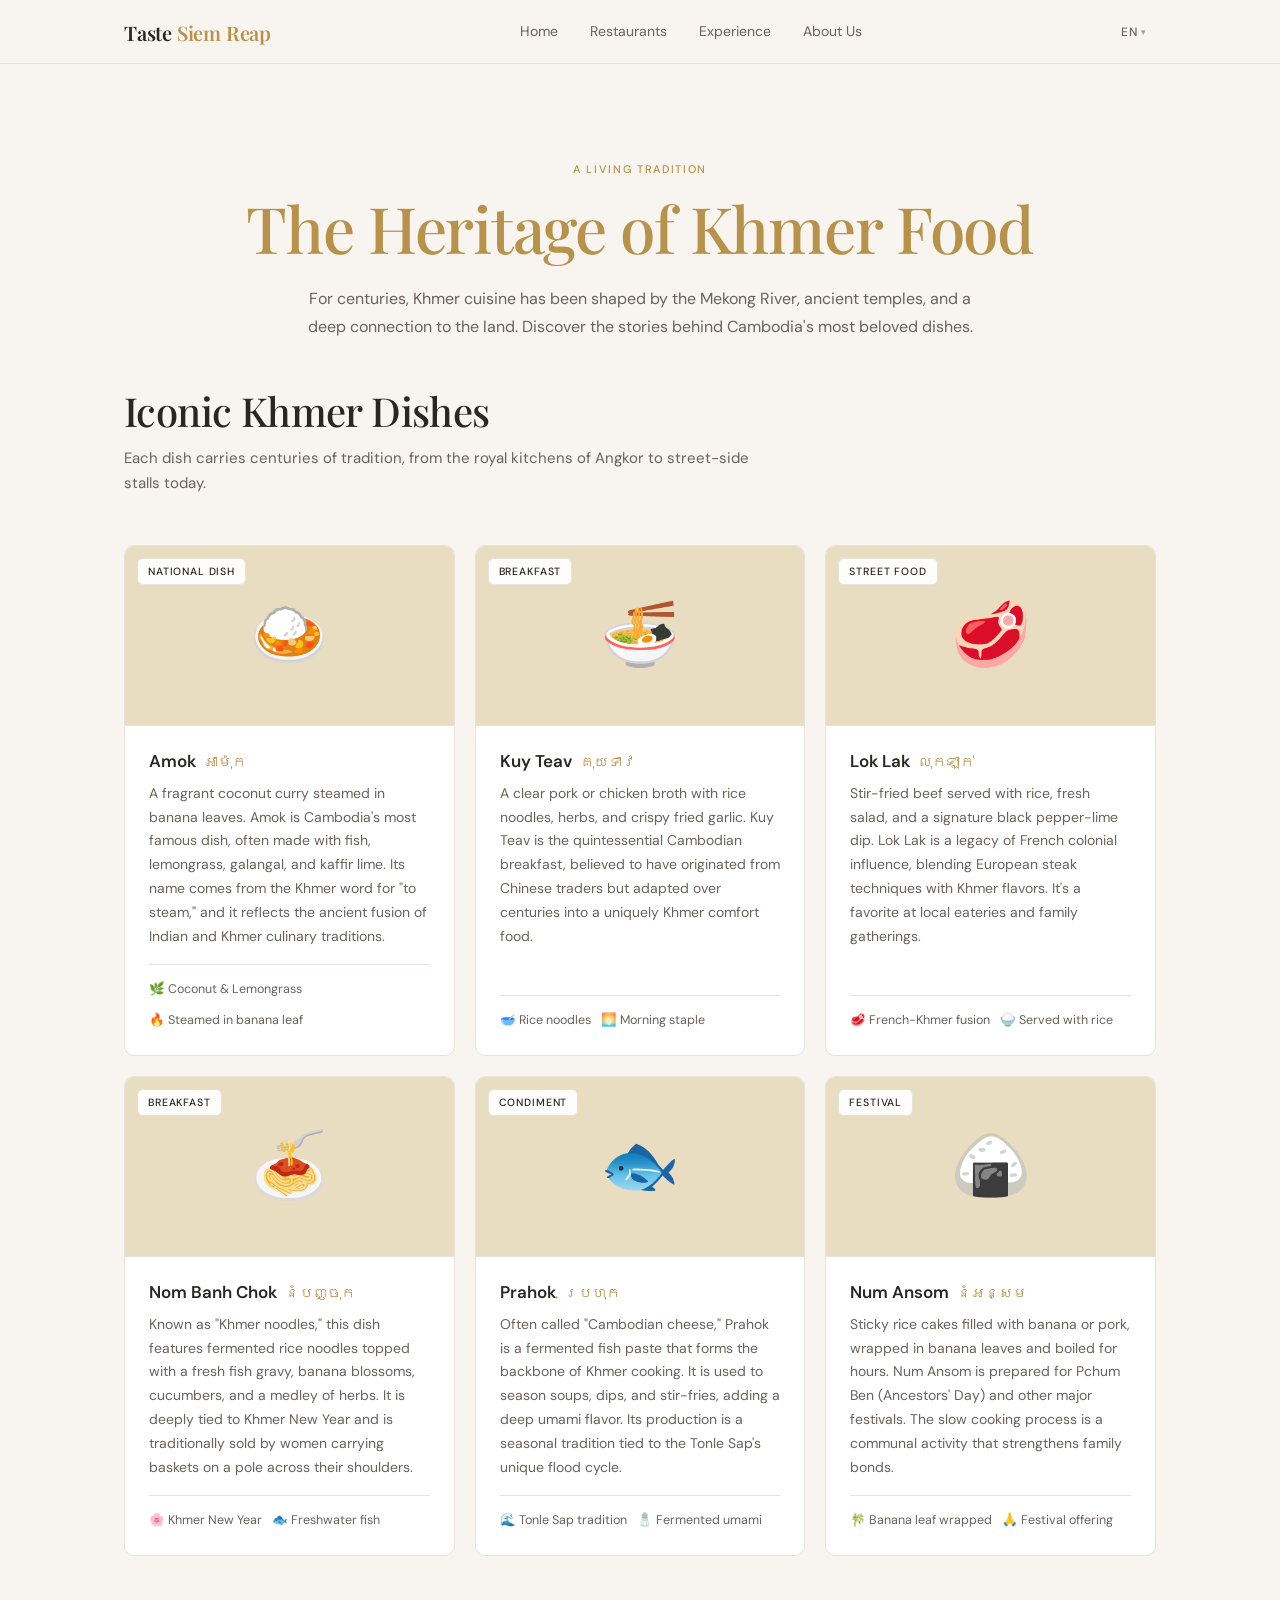
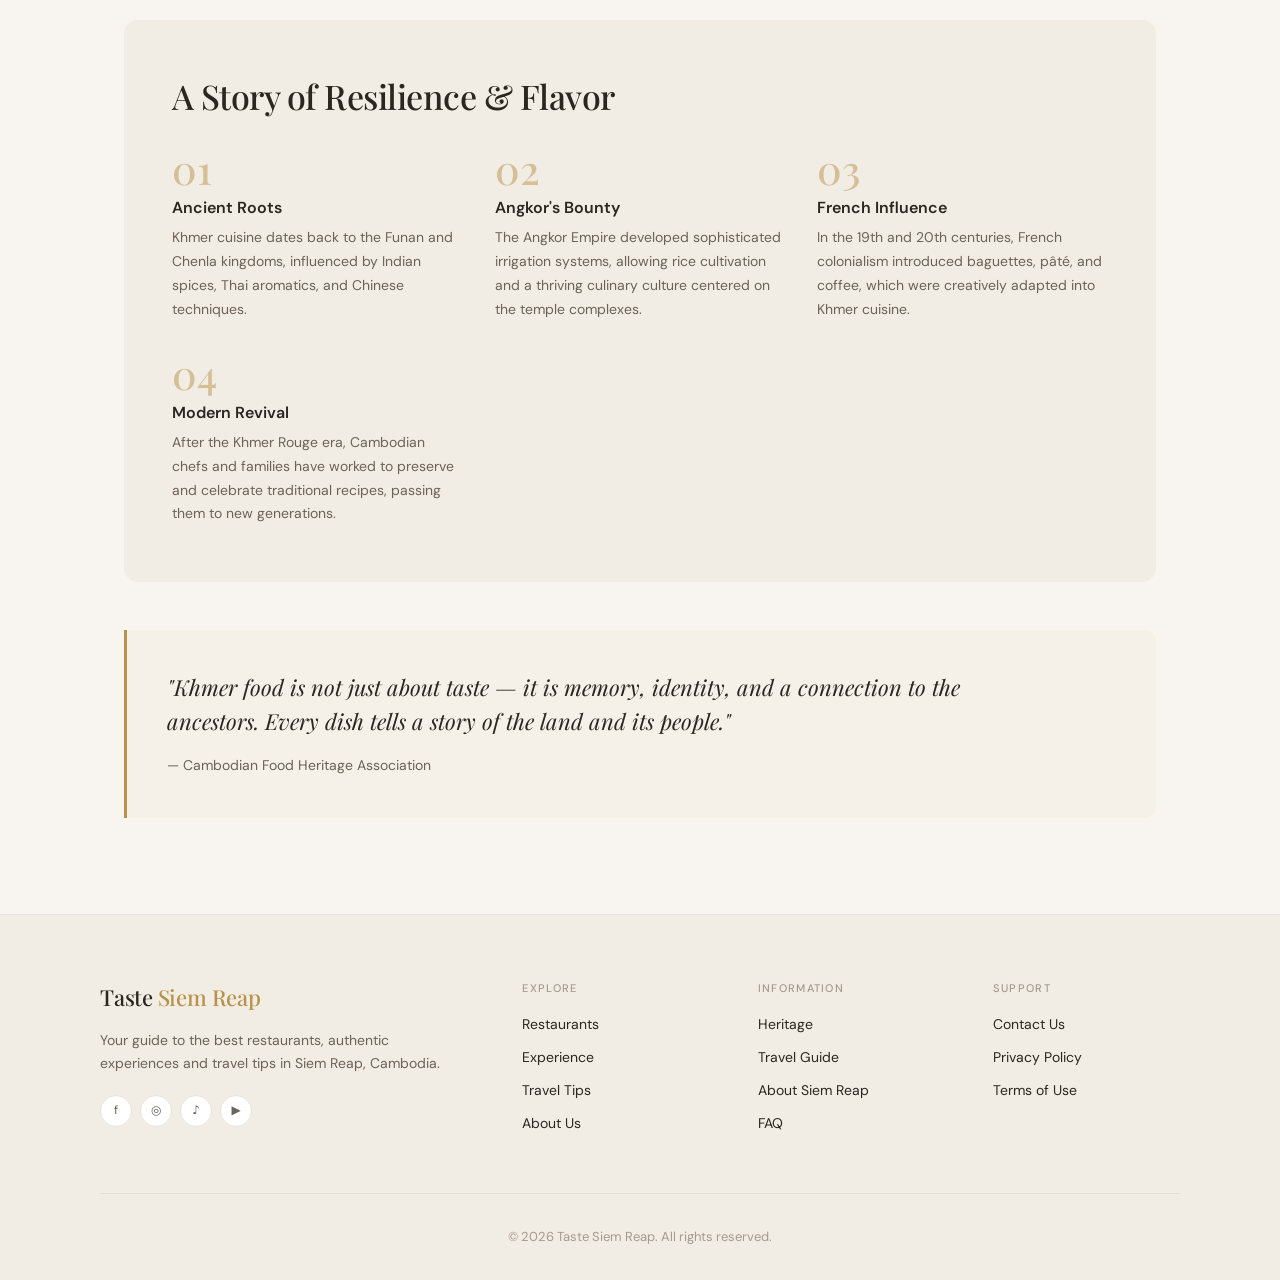
<file: hari.html>
<!DOCTYPE html>
<html lang="en">
<head>
  <meta charset="UTF-8">
  <meta name="viewport" content="width=device-width, initial-scale=1.0, maximum-scale=5.0, viewport-fit=cover">
  <title>Taste Siem Reap · Khmer Food Heritage</title>
  <link rel="preconnect" href="https://fonts.googleapis.com">
  <link rel="preconnect" href="https://fonts.gstatic.com" crossorigin>
  <link href="https://fonts.googleapis.com/css2?family=DM+Sans:wght@400;500;600&family=Playfair+Display:wght@500;600&display=swap" rel="stylesheet">
  <style>
    /* ===== reset & base ===== */
    *, *::before, *::after { margin:0; padding:0; box-sizing:border-box; }
    html { scroll-behavior:smooth; -webkit-text-size-adjust:100%; }

    body {
      background: var(--bg);
      color: var(--text);
      font-family: var(--font-sans);
      font-size: 16px;
      line-height: 1.65;
      min-height: 100vh;
      min-height: 100dvh;
      overflow-x: hidden;
      -webkit-font-smoothing: antialiased;
      -moz-osx-font-smoothing: grayscale;
    }

    a { color: inherit; text-decoration: none; }
    button { font-family: inherit; cursor: pointer; border: none; background: none; }
    img { display: block; width: 100%; height: auto; max-width: 100%; }

    /* ===== variables ===== */
    :root {
      --bg: #f8f5f0;
      --bg-alt: #f2ede4;
      --surface: #ffffff;

      --text: #2a2620;
      --muted: #6b6259;
      --muted-light: #a49a8e;

      --accent: #b8924a;
      --accent-soft: #e8dcc1;

      --line: #e8e3da;

      --font-sans: "DM Sans", system-ui, -apple-system, sans-serif;
      --font-serif: "Playfair Display", Georgia, serif;

      --container: 1080px;
      --gutter: 24px;
      --radius: 10px;

      --header-height: 64px;
    }

    /* ============================================================
       HEADER
    ============================================================ */
    header {
      position: sticky;
      top: 0;
      z-index: 1000;
      background: rgba(248, 245, 240, 0.92);
      backdrop-filter: blur(12px);
      -webkit-backdrop-filter: blur(12px);
      border-bottom: 1px solid var(--line);
    }

    .navbar {
      max-width: var(--container);
      margin: 0 auto;
      padding: 0 var(--gutter);
      height: var(--header-height);
      display: flex;
      align-items: center;
      justify-content: space-between;
      gap: 20px;
    }

    .logo {
      font-family: var(--font-serif);
      font-size: 20px;
      font-weight: 600;
      letter-spacing: -0.01em;
      color: var(--text);
      flex-shrink: 0;
      white-space: nowrap;
    }

    .logo span { color: var(--accent); }

    .nav-links {
      display: flex;
      align-items: center;
      gap: 32px;
      list-style: none;
    }

    .nav-links a {
      color: var(--muted);
      font-size: 14px;
      font-weight: 400;
      transition: color .2s ease;
      position: relative;
      white-space: nowrap;
    }

    .nav-links a:hover,
    .nav-links a.active { color: var(--text); }

    .nav-links a.active::after {
      content: "";
      position: absolute;
      left: 0;
      right: 0;
      bottom: -6px;
      height: 1px;
      background: var(--accent);
    }

    .nav-actions {
      display: flex;
      align-items: center;
      gap: 12px;
      flex-shrink: 0;
    }

    .language-wrapper { position: relative; }

    .language-btn {
      padding: 6px 10px;
      color: var(--muted);
      background: transparent;
      cursor: pointer;
      transition: color .2s ease;
      font-size: 12px;
      font-weight: 500;
      letter-spacing: 0.03em;
      border-radius: 6px;
      display: flex;
      align-items: center;
      gap: 4px;
    }

    .language-btn:hover { color: var(--text); }

    .language-btn::after {
      content: "▾";
      font-size: 9px;
      opacity: 0.6;
    }

    .language-menu {
      position: absolute;
      right: 0;
      top: calc(100% + 8px);
      min-width: 140px;
      padding: 6px;
      background: var(--surface);
      border: 1px solid var(--line);
      border-radius: 10px;
      box-shadow: 0 8px 24px rgba(60, 50, 40, 0.08);
      display: none;
      z-index: 100;
    }

    .language-menu.show { display: block; }

    .language-option {
      width: 100%;
      background: transparent;
      color: var(--muted);
      padding: 8px 10px;
      border-radius: 6px;
      text-align: left;
      cursor: pointer;
      font-size: 13px;
      transition: .15s ease;
    }

    .language-option:hover,
    .language-option.active {
      background: var(--bg-alt);
      color: var(--text);
    }

    .hamburger {
      display: none;
      flex-direction: column;
      gap: 4px;
      padding: 8px;
      cursor: pointer;
      background: transparent;
    }

    .hamburger span {
      display: block;
      width: 20px;
      height: 1.5px;
      background: var(--text);
      border-radius: 2px;
      transition: .3s ease;
    }

    .hamburger.active span:nth-child(1) { transform: rotate(45deg) translate(3px, 3px); }
    .hamburger.active span:nth-child(2) { opacity: 0; }
    .hamburger.active span:nth-child(3) { transform: rotate(-45deg) translate(3px, -3px); }

    .mobile-nav-overlay {
      display: none;
      position: fixed;
      top: var(--header-height);
      left: 0;
      right: 0;
      bottom: 0;
      background: var(--bg);
      z-index: 999;
      padding: 24px var(--gutter) 40px;
      overflow-y: auto;
    }

    .mobile-nav-overlay.open { display: block; }

    .mobile-nav-links {
      list-style: none;
      display: flex;
      flex-direction: column;
      gap: 4px;
    }

    .mobile-nav-links a {
      display: block;
      padding: 14px 0;
      color: var(--text);
      font-size: 16px;
      border-bottom: 1px solid var(--line);
    }

    .mobile-nav-links a.active { color: var(--accent); }

    /* ===== HERO ===== */
    .heritage-hero {
      max-width: var(--container);
      margin: 0 auto;
      padding: 96px var(--gutter) 48px;
      text-align: center;
    }

    .eyebrow {
      color: var(--accent);
      text-transform: uppercase;
      letter-spacing: 0.15em;
      font-size: 11px;
      font-weight: 500;
      margin-bottom: 16px;
    }

    .heritage-hero h1 {
      font-family: var(--font-serif);
      font-size: clamp(34px, 7vw, 64px);
      line-height: 1.05;
      letter-spacing: -0.02em;
      font-weight: 500;
      max-width: 900px;
      margin: 0 auto;
      color: var(--text);
    }

    .heritage-hero h1 span { color: var(--accent); }

    .heritage-hero p {
      max-width: 680px;
      margin: 24px auto 0;
      color: var(--muted);
      font-size: 16px;
      line-height: 1.7;
    }

    /* ===== MAIN ===== */
    .heritage-section {
      max-width: var(--container);
      margin: 0 auto;
      padding: 0 var(--gutter) 96px;
      width: 100%;
    }

    .section-heading {
      margin-bottom: 48px;
      max-width: 640px;
    }

    .section-heading h2 {
      font-family: var(--font-serif);
      font-size: clamp(28px, 3.6vw, 40px);
      line-height: 1.15;
      letter-spacing: -0.015em;
      font-weight: 500;
      color: var(--text);
      margin-bottom: 12px;
    }

    .section-heading p {
      color: var(--muted);
      font-size: 15px;
      line-height: 1.7;
    }

    /* ===== HERITAGE GRID ===== */
    .heritage-grid {
      display: grid;
      grid-template-columns: repeat(auto-fit, minmax(min(100%, 320px), 1fr));
      gap: 20px;
      margin-bottom: 64px;
    }

    .heritage-card {
      background: var(--surface);
      border: 1px solid var(--line);
      border-radius: var(--radius);
      overflow: hidden;
      transition: transform .2s ease, box-shadow .2s ease;
      display: flex;
      flex-direction: column;
      height: 100%;
    }

    .heritage-card:hover {
      transform: translateY(-3px);
      box-shadow: 0 12px 32px rgba(60, 50, 40, 0.06);
    }

    .heritage-image {
      height: clamp(140px, 22vw, 180px);
      background: var(--accent-soft);
      display: flex;
      align-items: center;
      justify-content: center;
      font-size: clamp(42px, 7vw, 64px);
      border-bottom: 1px solid var(--line);
      position: relative;
      overflow: hidden;
      flex-shrink: 0;
    }

    .heritage-image span {
      transition: transform .3s ease;
    }

    .heritage-card:hover .heritage-image span {
      transform: scale(1.08);
    }

    .heritage-tag {
      position: absolute;
      top: 12px;
      left: 12px;
      padding: 4px 10px;
      border-radius: 6px;
      background: rgba(255, 255, 255, 0.95);
      color: var(--text);
      font-size: 10.5px;
      font-weight: 500;
      text-transform: uppercase;
      letter-spacing: 0.08em;
      border: 1px solid var(--line);
    }

    .heritage-content {
      padding: 24px;
      flex: 1;
      display: flex;
      flex-direction: column;
    }

    .heritage-content h3 {
      font-family: var(--font-sans);
      font-size: 17px;
      font-weight: 600;
      margin-bottom: 10px;
      display: flex;
      align-items: baseline;
      gap: 8px;
      flex-wrap: wrap;
      line-height: 1.3;
      color: var(--text);
    }

    .heritage-content .khmer-name {
      font-size: 0.85em;
      color: var(--accent);
      font-weight: 400;
      font-family: var(--font-sans);
    }

    .heritage-content p {
      color: var(--muted);
      font-size: 14px;
      line-height: 1.7;
      margin-bottom: 16px;
      flex: 1;
    }

    .heritage-meta {
      display: flex;
      flex-wrap: wrap;
      gap: 10px;
      font-size: 12.5px;
      color: var(--muted);
      border-top: 1px solid var(--line);
      padding-top: 14px;
      margin-top: auto;
    }

    .heritage-meta span {
      display: flex;
      align-items: center;
      gap: 4px;
    }

    /* ===== STORY SECTION ===== */
    .story-section {
      background: var(--bg-alt);
      border-radius: 14px;
      padding: 56px 48px;
      margin-top: 16px;
    }

    .story-section h2 {
      font-family: var(--font-serif);
      font-size: clamp(24px, 3.4vw, 34px);
      margin-bottom: 32px;
      color: var(--text);
      line-height: 1.2;
      font-weight: 500;
      letter-spacing: -0.015em;
    }

    .story-grid {
      display: grid;
      grid-template-columns: repeat(auto-fit, minmax(min(100%, 240px), 1fr));
      gap: 32px;
    }

    .story-item {
      display: flex;
      flex-direction: column;
      gap: 8px;
    }

    .story-item .num {
      font-family: var(--font-serif);
      font-size: clamp(28px, 4.5vw, 40px);
      color: var(--accent);
      opacity: 0.5;
      line-height: 1;
      font-weight: 500;
    }

    .story-item h4 {
      font-size: 16px;
      font-weight: 600;
      color: var(--text);
      line-height: 1.35;
    }

    .story-item p {
      color: var(--muted);
      font-size: 14px;
      line-height: 1.7;
    }

    /* ===== CULTURAL NOTE ===== */
    .cultural-note {
      margin-top: 48px;
      padding: 40px;
      border-left: 3px solid var(--accent);
      background: rgba(184, 146, 74, 0.05);
      border-radius: 0 var(--radius) var(--radius) 0;
    }

    .cultural-note p {
      font-family: var(--font-serif);
      font-size: clamp(17px, 2.2vw, 22px);
      line-height: 1.55;
      color: var(--text);
      font-style: italic;
      max-width: 800px;
    }

    .cultural-note cite {
      display: block;
      margin-top: 16px;
      color: var(--muted);
      font-style: normal;
      font-size: 14px;
      font-family: var(--font-sans);
    }

    /* ============================================================
       FOOTER
    ============================================================ */
    footer {
      border-top: 1px solid var(--line);
      padding: 64px var(--gutter) 32px;
      background: var(--bg-alt);
    }

    .footer-grid {
      max-width: var(--container);
      margin: 0 auto;
      display: grid;
      grid-template-columns: 2fr 1fr 1fr 1fr;
      gap: 48px;
      padding-bottom: 48px;
      border-bottom: 1px solid rgba(60, 50, 40, 0.08);
    }

    .footer-brand h2 {
      font-family: var(--font-serif);
      font-size: 22px;
      font-weight: 500;
      margin-bottom: 14px;
      color: var(--text);
      letter-spacing: -0.01em;
    }

    .footer-brand h2 span { color: var(--accent); }

    .footer-brand p {
      color: var(--muted);
      font-size: 14px;
      line-height: 1.65;
      max-width: 340px;
    }

    .socials {
      display: flex;
      gap: 8px;
      margin-top: 20px;
      flex-wrap: wrap;
    }

    .social {
      width: 32px;
      height: 32px;
      display: flex;
      align-items: center;
      justify-content: center;
      border: 1px solid var(--line);
      border-radius: 50%;
      color: var(--muted);
      background: var(--surface);
      font-size: 12px;
      transition: .2s ease;
    }

    .social:hover {
      color: var(--accent);
      border-color: var(--accent);
    }

    .footer-column h3 {
      color: var(--muted-light);
      font-size: 11px;
      letter-spacing: 0.12em;
      text-transform: uppercase;
      font-weight: 500;
      margin-bottom: 16px;
    }

    .footer-column a {
      display: block;
      color: var(--text);
      font-size: 14px;
      margin-bottom: 10px;
      transition: color .2s ease;
    }

    .footer-column a:hover { color: var(--accent); }

    .copyright {
      max-width: var(--container);
      margin: 32px auto 0;
      color: var(--muted-light);
      font-size: 13px;
      text-align: center;
    }

    /* ============================================================
       RESPONSIVE
    ============================================================ */
    @media (max-width: 1024px) {
      .footer-grid { grid-template-columns: 1fr 1fr; gap: 40px; }
      .story-section { padding: 48px 40px; }
    }

    @media (max-width: 768px) {
      :root { --header-height: 58px; }

      .nav-links { display: none; }
      .hamburger { display: flex; }

      .heritage-hero { padding: 64px var(--gutter) 32px; }
      .heritage-grid { gap: 16px; margin-bottom: 48px; }
      .story-grid { gap: 24px; }
      .story-section { padding: 40px 24px; }
      .cultural-note { padding: 28px 24px; margin-top: 32px; }

      .footer-grid { grid-template-columns: 1fr; gap: 32px; }
    }

    @media (max-width: 480px) {
      :root { --gutter: 20px; }

      .heritage-hero h1 { font-size: 32px; }
      .heritage-hero p { font-size: 15px; }

      .heritage-content { padding: 20px; }
      .heritage-content h3 { font-size: 16px; }
      .heritage-meta { font-size: 12px; gap: 8px; }

      .story-section { padding: 32px 20px; }
      .story-section h2 { font-size: 22px; margin-bottom: 24px; }

      .cultural-note { padding: 24px 20px; }
      .cultural-note p { font-size: 17px; }
    }

    @media (prefers-reduced-motion: reduce) {
      *, *::before, *::after {
        animation-duration: 0.01ms !important;
        transition-duration: 0.01ms !important;
      }
      html { scroll-behavior: auto; }
    }
  </style>
  <link rel="stylesheet" href="site-header.css">
</head>
<body>

<!-- HEADER -->
<header class="site-header">
  <nav class="navbar">
    <a href="index.html" class="logo">
      Taste <span>Siem Reap</span>
    </a>

    <ul class="nav-links">
      <li><a href="index.html" data-i18n="navHome">Home</a></li>
      <li><a href="res.html" data-i18n="navRestaurants">Restaurants</a></li>
      <li><a href="experience.html" data-i18n="navExperience">Experience</a></li>
      <li><a href="Aboutus.html" data-i18n="navAbout">About Us</a></li>
    </ul>

    <div class="nav-actions">
      <div class="language-wrapper" id="languageWrapper">
        <button class="language-btn" id="languageButton" type="button" aria-label="Language">
          <span id="currentLanguage">EN</span>
        </button>
        <div class="language-menu" id="languageMenu">
          <button class="language-option active" data-language="en" type="button">🇬🇧 English</button>
          <button class="language-option" data-language="zh" type="button">🇨🇳 中文</button>
          <button class="language-option" data-language="km" type="button">🇰🇭 ខ្មែរ</button>
        </div>
      </div>

      <button class="hamburger" id="hamburger" type="button" aria-label="Toggle menu">
        <span></span><span></span><span></span>
      </button>
    </div>
  </nav>
</header>

<!-- MOBILE NAV -->
<div class="mobile-nav-overlay" id="mobileNav">
  <ul class="mobile-nav-links">
    <li><a href="index.html" data-i18n="navHome">Home</a></li>
    <li><a href="res.html" data-i18n="navRestaurants">Restaurants</a></li>
    <li><a href="experience.html" data-i18n="navExperience">Experience</a></li>
    <li><a href="Aboutus.html" data-i18n="navAbout">About Us</a></li>
  </ul>
</div>

<!-- HERO -->
<section class="heritage-hero">
  <div class="eyebrow" data-i18n="heritageEyebrow">A Living Tradition</div>
  <h1><span data-i18n="heritageTitle1">The Heritage of</span> <span data-i18n="heritageTitle2">Khmer Food</span></h1>
  <p data-i18n="heritageText">For centuries, Khmer cuisine has been shaped by the Mekong River, ancient temples, and a deep connection to the land. Discover the stories behind Cambodia's most beloved dishes.</p>
</section>

<!-- MAIN -->
<section class="heritage-section">

  <div class="section-heading">
    <h2 data-i18n="dishesTitle">Iconic Khmer Dishes</h2>
    <p data-i18n="dishesText">Each dish carries centuries of tradition, from the royal kitchens of Angkor to street-side stalls today.</p>
  </div>

  <div class="heritage-grid">

    <article class="heritage-card">
      <div class="heritage-image">
        <span>🍛</span>
        <div class="heritage-tag" data-i18n="nationalDish">National Dish</div>
      </div>
      <div class="heritage-content">
        <h3><span data-i18n="dishAmok">Amok</span> <span class="khmer-name">អាម៉ុក</span></h3>
        <p data-i18n="dishAmokDesc">A fragrant coconut curry steamed in banana leaves. Amok is Cambodia's most famous dish, often made with fish, lemongrass, galangal, and kaffir lime. Its name comes from the Khmer word for "to steam," and it reflects the ancient fusion of Indian and Khmer culinary traditions.</p>
        <div class="heritage-meta">
          <span>🌿 Coconut & Lemongrass</span>
          <span>🔥 Steamed in banana leaf</span>
        </div>
      </div>
    </article>

    <article class="heritage-card">
      <div class="heritage-image">
        <span>🍜</span>
        <div class="heritage-tag" data-i18n="breakfast">Breakfast</div>
      </div>
      <div class="heritage-content">
        <h3><span data-i18n="dishKuyTeav">Kuy Teav</span> <span class="khmer-name">គុយទាវ</span></h3>
        <p data-i18n="dishKuyTeavDesc">A clear pork or chicken broth with rice noodles, herbs, and crispy fried garlic. Kuy Teav is the quintessential Cambodian breakfast, believed to have originated from Chinese traders but adapted over centuries into a uniquely Khmer comfort food.</p>
        <div class="heritage-meta">
          <span>🥣 Rice noodles</span>
          <span>🌅 Morning staple</span>
        </div>
      </div>
    </article>

    <article class="heritage-card">
      <div class="heritage-image">
        <span>🥩</span>
        <div class="heritage-tag" data-i18n="streetFood">Street Food</div>
      </div>
      <div class="heritage-content">
        <h3><span data-i18n="dishLokLak">Lok Lak</span> <span class="khmer-name">លុកឡាក់</span></h3>
        <p data-i18n="dishLokLakDesc">Stir-fried beef served with rice, fresh salad, and a signature black pepper-lime dip. Lok Lak is a legacy of French colonial influence, blending European steak techniques with Khmer flavors. It's a favorite at local eateries and family gatherings.</p>
        <div class="heritage-meta">
          <span>🥩 French-Khmer fusion</span>
          <span>🍚 Served with rice</span>
        </div>
      </div>
    </article>

    <article class="heritage-card">
      <div class="heritage-image">
        <span>🍝</span>
        <div class="heritage-tag" data-i18n="breakfast">Breakfast</div>
      </div>
      <div class="heritage-content">
        <h3><span data-i18n="dishNomBanhChok">Nom Banh Chok</span> <span class="khmer-name">នំបញ្ចុក</span></h3>
        <p data-i18n="dishNomBanhChokDesc">Known as "Khmer noodles," this dish features fermented rice noodles topped with a fresh fish gravy, banana blossoms, cucumbers, and a medley of herbs. It is deeply tied to Khmer New Year and is traditionally sold by women carrying baskets on a pole across their shoulders.</p>
        <div class="heritage-meta">
          <span>🌸 Khmer New Year</span>
          <span>🐟 Freshwater fish</span>
        </div>
      </div>
    </article>

    <article class="heritage-card">
      <div class="heritage-image">
        <span>🐟</span>
        <div class="heritage-tag" data-i18n="condiment">Condiment</div>
      </div>
      <div class="heritage-content">
        <h3><span data-i18n="dishPrahok">Prahok</span> <span class="khmer-name">ប្រហុក</span></h3>
        <p data-i18n="dishPrahokDesc">Often called "Cambodian cheese," Prahok is a fermented fish paste that forms the backbone of Khmer cooking. It is used to season soups, dips, and stir-fries, adding a deep umami flavor. Its production is a seasonal tradition tied to the Tonle Sap's unique flood cycle.</p>
        <div class="heritage-meta">
          <span>🌊 Tonle Sap tradition</span>
          <span>🧂 Fermented umami</span>
        </div>
      </div>
    </article>

    <article class="heritage-card">
      <div class="heritage-image">
        <span>🍙</span>
        <div class="heritage-tag" data-i18n="festival">Festival</div>
      </div>
      <div class="heritage-content">
        <h3><span data-i18n="dishNumAnsom">Num Ansom</span> <span class="khmer-name">នំអន្សម</span></h3>
        <p data-i18n="dishNumAnsomDesc">Sticky rice cakes filled with banana or pork, wrapped in banana leaves and boiled for hours. Num Ansom is prepared for Pchum Ben (Ancestors' Day) and other major festivals. The slow cooking process is a communal activity that strengthens family bonds.</p>
        <div class="heritage-meta">
          <span>🎋 Banana leaf wrapped</span>
          <span>🙏 Festival offering</span>
        </div>
      </div>
    </article>

  </div>

  <div class="story-section">
    <h2 data-i18n="storyTitle">A Story of Resilience & Flavor</h2>
    <div class="story-grid">
      <div class="story-item">
        <div class="num">01</div>
        <h4 data-i18n="story1Title">Ancient Roots</h4>
        <p data-i18n="story1Text">Khmer cuisine dates back to the Funan and Chenla kingdoms, influenced by Indian spices, Thai aromatics, and Chinese techniques.</p>
      </div>
      <div class="story-item">
        <div class="num">02</div>
        <h4 data-i18n="story2Title">Angkor's Bounty</h4>
        <p data-i18n="story2Text">The Angkor Empire developed sophisticated irrigation systems, allowing rice cultivation and a thriving culinary culture centered on the temple complexes.</p>
      </div>
      <div class="story-item">
        <div class="num">03</div>
        <h4 data-i18n="story3Title">French Influence</h4>
        <p data-i18n="story3Text">In the 19th and 20th centuries, French colonialism introduced baguettes, pâté, and coffee, which were creatively adapted into Khmer cuisine.</p>
      </div>
      <div class="story-item">
        <div class="num">04</div>
        <h4 data-i18n="story4Title">Modern Revival</h4>
        <p data-i18n="story4Text">After the Khmer Rouge era, Cambodian chefs and families have worked to preserve and celebrate traditional recipes, passing them to new generations.</p>
      </div>
    </div>
  </div>

  <div class="cultural-note">
    <p data-i18n="quoteText">"Khmer food is not just about taste — it is memory, identity, and a connection to the ancestors. Every dish tells a story of the land and its people."</p>
    <cite data-i18n="quoteAuthor">— Cambodian Food Heritage Association</cite>
  </div>

</section>

<!-- FOOTER -->
<footer>
  <div class="footer-grid">
    <div class="footer-brand">
      <h2>Taste <span>Siem Reap</span></h2>
      <p data-i18n="footerDescription">Your guide to the best restaurants, authentic experiences and travel tips in Siem Reap, Cambodia.</p>
      <div class="socials">
        <span class="social">f</span>
        <span class="social">◎</span>
        <span class="social">♪</span>
        <span class="social">▶</span>
      </div>
    </div>

    <div class="footer-column">
      <h3 data-i18n="exploreFooter">EXPLORE</h3>
      <a href="res.html" data-i18n="navRestaurants">Restaurants</a>
      <a href="experience.html" data-i18n="navExperience">Experience</a>
      <a href="tip.html" data-i18n="travelTips">Travel Tips</a>
      <a href="Aboutus.html" data-i18n="navAbout">About Us</a>
    </div>

    <div class="footer-column">
      <h3 data-i18n="informationFooter">INFORMATION</h3>
      <a href="hari.html" data-i18n="heritage">Heritage</a>
      <a href="tvr.html" data-i18n="travelGuide">Travel Guide</a>
      <a href="abtsr.html" data-i18n="aboutSiemReap">About Siem Reap</a>
      <a href="faq.html" data-i18n="faq">FAQ</a>
    </div>

    <div class="footer-column">
      <h3 data-i18n="supportFooter">SUPPORT</h3>
      <a href="contactus.html" data-i18n="contactUs">Contact Us</a>
      <a href="prv.html" data-i18n="privacy">Privacy Policy</a>
      <a href="tou.html" data-i18n="terms">Terms of Use</a>
    </div>
  </div>

  <div class="copyright" data-i18n="copyright">
    © 2026 Taste Siem Reap. All rights reserved.
  </div>
</footer>

<script>
  (function(){
    const translations = {
      en: {
        navHome: "Home",
        navRestaurants: "Restaurants",
        navExperience: "Experience",
        navAbout: "About Us",

        heritageEyebrow: "A Living Tradition",
        heritageTitle1: "The Heritage of", heritageTitle2: "Khmer Food",
        heritageText: "For centuries, Khmer cuisine has been shaped by the Mekong River, ancient temples, and a deep connection to the land. Discover the stories behind Cambodia's most beloved dishes.",
        dishesTitle: "Iconic Khmer Dishes",
        dishesText: "Each dish carries centuries of tradition, from the royal kitchens of Angkor to street-side stalls today.",
        nationalDish: "National Dish",
        dishAmok: "Amok", dishAmokDesc: "A fragrant coconut curry steamed in banana leaves. Amok is Cambodia's most famous dish, often made with fish, lemongrass, galangal, and kaffir lime. Its name comes from the Khmer word for \"to steam,\" and it reflects the ancient fusion of Indian and Khmer culinary traditions.",
        breakfast: "Breakfast",
        dishKuyTeav: "Kuy Teav", dishKuyTeavDesc: "A clear pork or chicken broth with rice noodles, herbs, and crispy fried garlic. Kuy Teav is the quintessential Cambodian breakfast, believed to have originated from Chinese traders but adapted over centuries into a uniquely Khmer comfort food.",
        streetFood: "Street Food",
        dishLokLak: "Lok Lak", dishLokLakDesc: "Stir-fried beef served with rice, fresh salad, and a signature black pepper-lime dip. Lok Lak is a legacy of French colonial influence, blending European steak techniques with Khmer flavors. It's a favorite at local eateries and family gatherings.",
        dishNomBanhChok: "Nom Banh Chok", dishNomBanhChokDesc: "Known as \"Khmer noodles,\" this dish features fermented rice noodles topped with a fresh fish gravy, banana blossoms, cucumbers, and a medley of herbs. It is deeply tied to Khmer New Year and is traditionally sold by women carrying baskets on a pole across their shoulders.",
        condiment: "Condiment",
        dishPrahok: "Prahok", dishPrahokDesc: "Often called \"Cambodian cheese,\" Prahok is a fermented fish paste that forms the backbone of Khmer cooking. It is used to season soups, dips, and stir-fries, adding a deep umami flavor. Its production is a seasonal tradition tied to the Tonle Sap's unique flood cycle.",
        festival: "Festival",
        dishNumAnsom: "Num Ansom", dishNumAnsomDesc: "Sticky rice cakes filled with banana or pork, wrapped in banana leaves and boiled for hours. Num Ansom is prepared for Pchum Ben (Ancestors' Day) and other major festivals. The slow cooking process is a communal activity that strengthens family bonds.",
        storyTitle: "A Story of Resilience & Flavor",
        story1Title: "Ancient Roots", story1Text: "Khmer cuisine dates back to the Funan and Chenla kingdoms, influenced by Indian spices, Thai aromatics, and Chinese techniques.",
        story2Title: "Angkor's Bounty", story2Text: "The Angkor Empire developed sophisticated irrigation systems, allowing rice cultivation and a thriving culinary culture centered on the temple complexes.",
        story3Title: "French Influence", story3Text: "In the 19th and 20th centuries, French colonialism introduced baguettes, pâté, and coffee, which were creatively adapted into Khmer cuisine.",
        story4Title: "Modern Revival", story4Text: "After the Khmer Rouge era, Cambodian chefs and families have worked to preserve and celebrate traditional recipes, passing them to new generations.",
        quoteText: "\"Khmer food is not just about taste — it is memory, identity, and a connection to the ancestors. Every dish tells a story of the land and its people.\"",
        quoteAuthor: "— Cambodian Food Heritage Association",

        footerDescription: "Your guide to the best restaurants, authentic experiences and travel tips in Siem Reap, Cambodia.",
        exploreFooter: "EXPLORE",
        informationFooter: "INFORMATION",
        supportFooter: "SUPPORT",
        travelTips: "Travel Tips",
        heritage: "Heritage",
        travelGuide: "Travel Guide",
        aboutSiemReap: "About Siem Reap",
        faq: "FAQ",
        contactUs: "Contact Us",
        privacy: "Privacy Policy",
        terms: "Terms of Use",
        copyright: "© 2026 Taste Siem Reap. All rights reserved."
      },
      km: {
        navHome: "ទំព័រដើម",
        navRestaurants: "ភោជនីយដ្ឋាន",
        navExperience: "បទពិសោធន៍",
        navAbout: "អំពីយើង",

        heritageEyebrow: "ប្រពៃណីរស់រវើក",
        heritageTitle1: "បេតិកភណ្ឌនៃ", heritageTitle2: "ម្ហូបខ្មែរ",
        heritageText: "អស់រយៈពេលជាច្រើនសតវត្សមកហើយ ម្ហូបខ្មែរត្រូវបានរចនាឡើងដោយទន្លេមេគង្គ ប្រាសាទបុរាណ និងការតភ្ជាប់ជាមួយដីធ្លី។ ស្វែងយល់ពីរឿងរ៉ាវខាងក្រោយម្ហូបកម្ពុជាដ៏ពេញនិយមបំផុត។",
        dishesTitle: "ម្ហូបខ្មែរដ៏អស្ចារ្យ",
        dishesText: "ម្ហូបនីមួយៗមានប្រពៃណីរាប់សតវត្ស ពីផ្ទះបាយរាជវង្សអង្គរ ដល់តូបតាមផ្លូវនៅថ្ងៃនេះ។",
        nationalDish: "ម្ហូបជាតិ",
        dishAmok: "អាម៉ុក", dishAmokDesc: "ការីដូងក្រអូបចំហុយក្នុងស្លឹកចេក។ អាម៉ុកគឺជាម្ហូបដ៏ល្បីល្បាញបំផុតរបស់កម្ពុជា ដែលច្រើនតែធ្វើពីត្រី ស្លឹកគ្រៃ ខ្ញី និងស្លឹកក្រូច។ ឈ្មោះរបស់វាមកពីពាក្យខ្មែរមានន័យថា \"ចំហុយ\" ហើយវាឆ្លុះបញ្ចាំងពីការរួមបញ្ចូលគ្នានៃប្រពៃណីធ្វើម្ហូបឥណ្ឌា និងខ្មែរបុរាណ។",
        breakfast: "អាហារពេលព្រឹក",
        dishKuyTeav: "គុយទាវ", dishKuyTeavDesc: "ទឹកស៊ុបសាច់ជ្រូក ឬមាន់ថ្លាជាមួយគុយទាវ ជី និងខ្ទឹមបារាំងចៀន។ គុយទាវគឺជាអាហារពេលព្រឹកខ្មែរដ៏សំខាន់ ដែលគេជឿថាមានដើមកំណើតពីឈ្មួញចិន ប៉ុន្តែត្រូវបានកែសម្រួលអស់រយៈពេលជាច្រើនសតវត្សមកជាអាហារខ្មែរពិតប្រាកដ។",
        streetFood: "អាហារតាមផ្លូវ",
        dishLokLak: "លុកឡាក់", dishLokLakDesc: "សាច់គោឆាជាមួយបាយ សាឡាត់ស្រស់ និងទឹកជ្រលក់ម្រេចក្រូចឆ្មាពិសេស។ លុកឡាក់គឺជាកេរដំណែលនៃឥទ្ធិពលអាណានិគមបារាំង ដែលរួមបញ្ចូលបច្ចេកទេសស្តេកអឺរ៉ុបជាមួយរសជាតិខ្មែរ។ វាជាម្ហូបដែលពេញនិយមនៅហាងអាហារក្នុងស្រុក និងការជួបជុំគ្រួសារ។",
        dishNomBanhChok: "នំបញ្ចុក", dishNomBanhChokDesc: "ត្រូវបានគេស្គាល់ថា \"គុយទាវខ្មែរ\" ម្ហូបនេះមានគុយទាវដែលធ្វើឡើងដោយការបង្កាត់រសជាតិ បំពេញដោយទឹកត្រីស្រស់ ផ្កាចេក ត្រសក់ និងជីផ្សេងៗ។ វាត្រូវបានភ្ជាប់យ៉ាងជ្រាលជ្រៅជាមួយបុណ្យចូលឆ្នាំខ្មែរ ហើយត្រូវបានលក់ដោយស្ត្រីដែលយកកន្ត្រកដាក់លើស្មា។",
        condiment: "គ្រឿងផ្សំ",
        dishPrahok: "ប្រហុក", dishPrahokDesc: "ដែលគេហៅថា \"ឈីសកម្ពុជា\" ប្រហុកគឺជាប្រហុកត្រីដែលបង្កាត់រសជាតិ ដែលបង្កើតជាឆ្អឹងខ្នងនៃការធ្វើម្ហូបខ្មែរ។ វាត្រូវបានប្រើដើម្បីបន្ថែមរសជាតិដល់ស៊ុប ទឹកជ្រលក់ និងម្ហូបឆា ដោយបន្ថែមរសជាតិឆ្ងាញ់។ ការផលិតរបស់វាគឺជាប្រពៃណីតាមរដូវកាលដែលភ្ជាប់ជាមួយវដ្តទឹកជំនន់របស់ទន្លេសាប។",
        festival: "ពិធីបុណ្យ",
        dishNumAnsom: "នំអន្សម", dishNumAnsomDesc: "នំបាយដំណើបដែលដាក់ផ្លែចេក ឬសាច់ជ្រូក រុំដោយស្លឹកចេក ហើយដាំឱ្យពុះអស់រយៈពេលជាច្រើនម៉ោង។ នំអន្សមត្រូវបានរៀបចំសម្រាប់ពិធីបុណ្យភ្ជុំបិណ្ឌ និងពិធីបុណ្យធំៗផ្សេងទៀត។ ដំណើរការចម្អិនយឺតៗគឺជាសកម្មភាពសហគមន៍ដែលពង្រឹងចំណងគ្រួសារ។",
        storyTitle: "រឿងរ៉ាវនៃភាពធន់ និងរសជាតិ",
        story1Title: "ឫសគល់បុរាណ", story1Text: "ម្ហូបខ្មែរមានអាយុកាលតាំងពីអាណាចក្រហ្វូណន និងចេនឡា ដែលទទួលឥទ្ធិពលពីគ្រឿងទេសឥណ្ឌា រសជាតិថៃ និងបច្ចេកទេសចិន។",
        story2Title: "ភាពសម្បូរបែបនៃអង្គរ", story2Text: "ចក្រភពអង្គរបានបង្កើតប្រព័ន្ធធារាសាស្ត្រទំនើប ដែលអនុញ្ញាតឱ្យដាំដុះស្រូវ និងវប្បធម៌ធ្វើម្ហូបដ៏រុងរឿងដែលផ្តោតលើប្រាសាទ។",
        story3Title: "ឥទ្ធិពលបារាំង", story3Text: "នៅសតវត្សទី 19 និងទី 20 អាណានិគមបារាំងបានណែនាំនំបុ័ង ប៉ាតេ និងកាហ្វេ ដែលត្រូវបានកែសម្រួលយ៉ាងច្នៃប្រឌិតទៅជាម្ហូបខ្មែរ។",
        story4Title: "ការរស់ឡើងវិញទំនើប", story4Text: "បន្ទាប់ពីរបបខ្មែរក្រហម ចុងភៅ និងគ្រួសារកម្ពុជាបានខិតខំថែរក្សា និងអបអរសាទររូបមន្តប្រពៃណី ដោយបញ្ជូនបន្តទៅមនុស្សជំនាន់ក្រោយ។",
        quoteText: "\"ម្ហូបខ្មែរមិនត្រឹមតែអំពីរសជាតិប៉ុណ្ណោះទេ — វាគឺជាការចងចាំ អត្តសញ្ញាណ និងការតភ្ជាប់ទៅបូព៌បុរស។ ម្ហូបនីមួយៗប្រាប់រឿងរ៉ាវនៃដីធ្លី និងប្រជាជនរបស់វា។\"",
        quoteAuthor: "— សមាគមបេតិកភណ្ឌម្ហូបកម្ពុជា",

        footerDescription: "មគ្គុទេសក៍របស់អ្នកទៅកាន់ភោជនីយដ្ឋានល្អៗ បទពិសោធន៍ពិត និងគន្លឹះធ្វើដំណើរនៅសៀមរាប។",
        exploreFooter: "ស្វែងរក",
        informationFooter: "ព័ត៌មាន",
        supportFooter: "ជំនួយ",
        travelTips: "គន្លឹះធ្វើដំណើរ",
        heritage: "បេតិកភណ្ឌ",
        travelGuide: "មគ្គុទេសក៍ធ្វើដំណើរ",
        aboutSiemReap: "អំពីសៀមរាប",
        faq: "សំណួរដែលសួរញឹកញាប់",
        contactUs: "ទាក់ទងយើង",
        privacy: "គោលការណ៍ឯកជនភាព",
        terms: "លក្ខខណ្ឌប្រើប្រាស់",
        copyright: "© 2026 Taste Siem Reap។ រក្សាសិទ្ធិគ្រប់យ៉ាង។"
      },
      zh: {
        navHome: "首页",
        navRestaurants: "餐厅",
        navExperience: "体验",
        navAbout: "关于我们",

        heritageEyebrow: "活着的传统",
        heritageTitle1: "高棉美食", heritageTitle2: "遗产",
        heritageText: "几个世纪以来，高棉美食一直受到湄公河、古老寺庙和与土地深厚联系的塑造。探索柬埔寨最受欢迎菜肴背后的故事。",
        dishesTitle: "标志性高棉菜肴",
        dishesText: "每道菜都承载着数百年的传统，从吴哥的皇家厨房到今天的街头小摊。",
        nationalDish: "国菜",
        dishAmok: "阿莫克", dishAmokDesc: "用香蕉叶蒸制的香浓椰子咖喱。阿莫克是柬埔寨最著名的菜肴，通常用鱼、柠檬草、高良姜和泰国青柠制作。它的名字来自高棉语\"蒸\"的意思，反映了印度和高棉烹饪传统的古老融合。",
        breakfast: "早餐",
        dishKuyTeav: "粿条", dishKuyTeavDesc: "清猪肉或鸡汤配米粉、香草和脆炸蒜。粿条是典型的柬埔寨早餐，据信起源于中国商人，但经过几个世纪的改编，成为独特的高棉舒适食品。",
        streetFood: "街头美食",
        dishLokLak: "洛克雷克", dishLokLakDesc: "炒牛肉配米饭、新鲜沙拉和标志性的黑胡椒青柠蘸料。洛克雷克是法国殖民影响的遗产，将欧洲牛排技术与高棉风味融合。它是当地餐馆和家庭聚会的最爱。",
        dishNomBanhChok: "高棉米粉", dishNomBanhChokDesc: "被称为\"高棉面条\"，这道菜以发酵米粉为底，淋上新鲜的鱼汤，配以香蕉花、黄瓜和各种香草。它与高棉新年紧密相连，传统上由妇女用扁担挑着篮子售卖。",
        condiment: "调味品",
        dishPrahok: "波罗福", dishPrahokDesc: "常被称为\"柬埔寨奶酪\"，波罗福是一种发酵鱼酱，是高棉烹饪的支柱。它用于调味汤、蘸料和炒菜，增添深厚的鲜味。其生产是季节性的传统，与洞里萨湖独特的洪水周期相关。",
        festival: "节日",
        dishNumAnsom: "Num Ansom", dishNumAnsomDesc: "糯米糕，内馅为香蕉或猪肉，用香蕉叶包裹并煮数小时。Num Ansom是为亡人节和其他重大节日准备的。慢煮过程是一种加强家庭纽带的社区活动。",
        storyTitle: "韧性与风味的故事",
        story1Title: "古老根源", story1Text: "高棉美食可以追溯到扶南和真腊王国，受到印度香料、泰国香料和中国技术的影响。",
        story2Title: "吴哥的恩赐", story2Text: "吴哥帝国发展了先进的灌溉系统，使水稻种植和以寺庙建筑为中心的繁荣烹饪文化得以发展。",
        story3Title: "法国影响", story3Text: "在19世纪和20世纪，法国殖民主义引入了法棍、肉酱和咖啡，它们被创造性地改编成高棉美食。",
        story4Title: "现代复兴", story4Text: "在红色高棉时代之后，柬埔寨厨师和家庭一直致力于保护和庆祝传统食谱，并将其传给后代。",
        quoteText: "\"高棉美食不仅仅是味道——它是记忆、身份以及与祖先的联系。每道菜都讲述着土地及其人民的故事。\"",
        quoteAuthor: "— 柬埔寨美食遗产协会",

        footerDescription: "你的暹粒旅行指南，带你发现最佳餐厅、真实体验和旅行贴士。",
        exploreFooter: "探索",
        informationFooter: "信息",
        supportFooter: "支持",
        travelTips: "旅行贴士",
        heritage: "文化遗产",
        travelGuide: "旅行指南",
        aboutSiemReap: "关于暹粒",
        faq: "常见问题",
        contactUs: "联系我们",
        privacy: "隐私政策",
        terms: "使用条款",
        copyright: "© 2026 Taste Siem Reap。版权所有。"
      }
    };

    let currentLanguage =
      localStorage.getItem("selectedLanguage") ||
      localStorage.getItem("tasteSiemReapLanguage") ||
      "en";

    function translatePage(lang) {
      const dict = translations[lang];
      if (!dict) return;

      document.querySelectorAll('[data-i18n]').forEach(el => {
        const key = el.dataset.i18n;
        if (dict[key]) el.textContent = dict[key];
      });

      document.documentElement.lang = lang;

      const spanCurrent = document.getElementById('currentLanguage');
      if (spanCurrent) {
        if (lang === 'en') spanCurrent.textContent = 'EN';
        else if (lang === 'km') spanCurrent.textContent = 'ខ្មែរ';
        else if (lang === 'zh') spanCurrent.textContent = '中文';
      }

      document.querySelectorAll('.language-option').forEach(opt => {
        opt.classList.toggle('active', opt.dataset.language === lang);
      });

      currentLanguage = lang;
      localStorage.setItem('selectedLanguage', lang);
      localStorage.setItem('tasteSiemReapLanguage', lang);
    }

    const langBtn = document.getElementById('languageButton');
    const langMenu = document.getElementById('languageMenu');

    langBtn.addEventListener('click', function(e) {
      e.stopPropagation();
      langMenu.classList.toggle('show');
    });

    document.addEventListener('click', function(e) {
      if (!e.target.closest('.language-wrapper')) {
        langMenu.classList.remove('show');
      }
    });

    document.addEventListener('keydown', function(e) {
      if (e.key === 'Escape') langMenu.classList.remove('show');
    });

    document.querySelectorAll('.language-option').forEach(opt => {
      opt.addEventListener('click', function() {
        translatePage(this.dataset.language);
        langMenu.classList.remove('show');
      });
    });

    const hamburger = document.getElementById('hamburger');
    const mobileNav = document.getElementById('mobileNav');

    hamburger.addEventListener('click', function() {
      this.classList.toggle('active');
      mobileNav.classList.toggle('open');
      document.body.style.overflow =
        mobileNav.classList.contains('open') ? 'hidden' : '';
    });

    mobileNav.querySelectorAll('a').forEach(link => {
      link.addEventListener('click', function() {
        hamburger.classList.remove('active');
        mobileNav.classList.remove('open');
        document.body.style.overflow = '';
      });
    });

    window.addEventListener('resize', function() {
      if (window.innerWidth > 768) {
        hamburger.classList.remove('active');
        mobileNav.classList.remove('open');
        document.body.style.overflow = '';
      }
    });

    translatePage(currentLanguage);
  })();
</script>
</body>
</html>
</file>
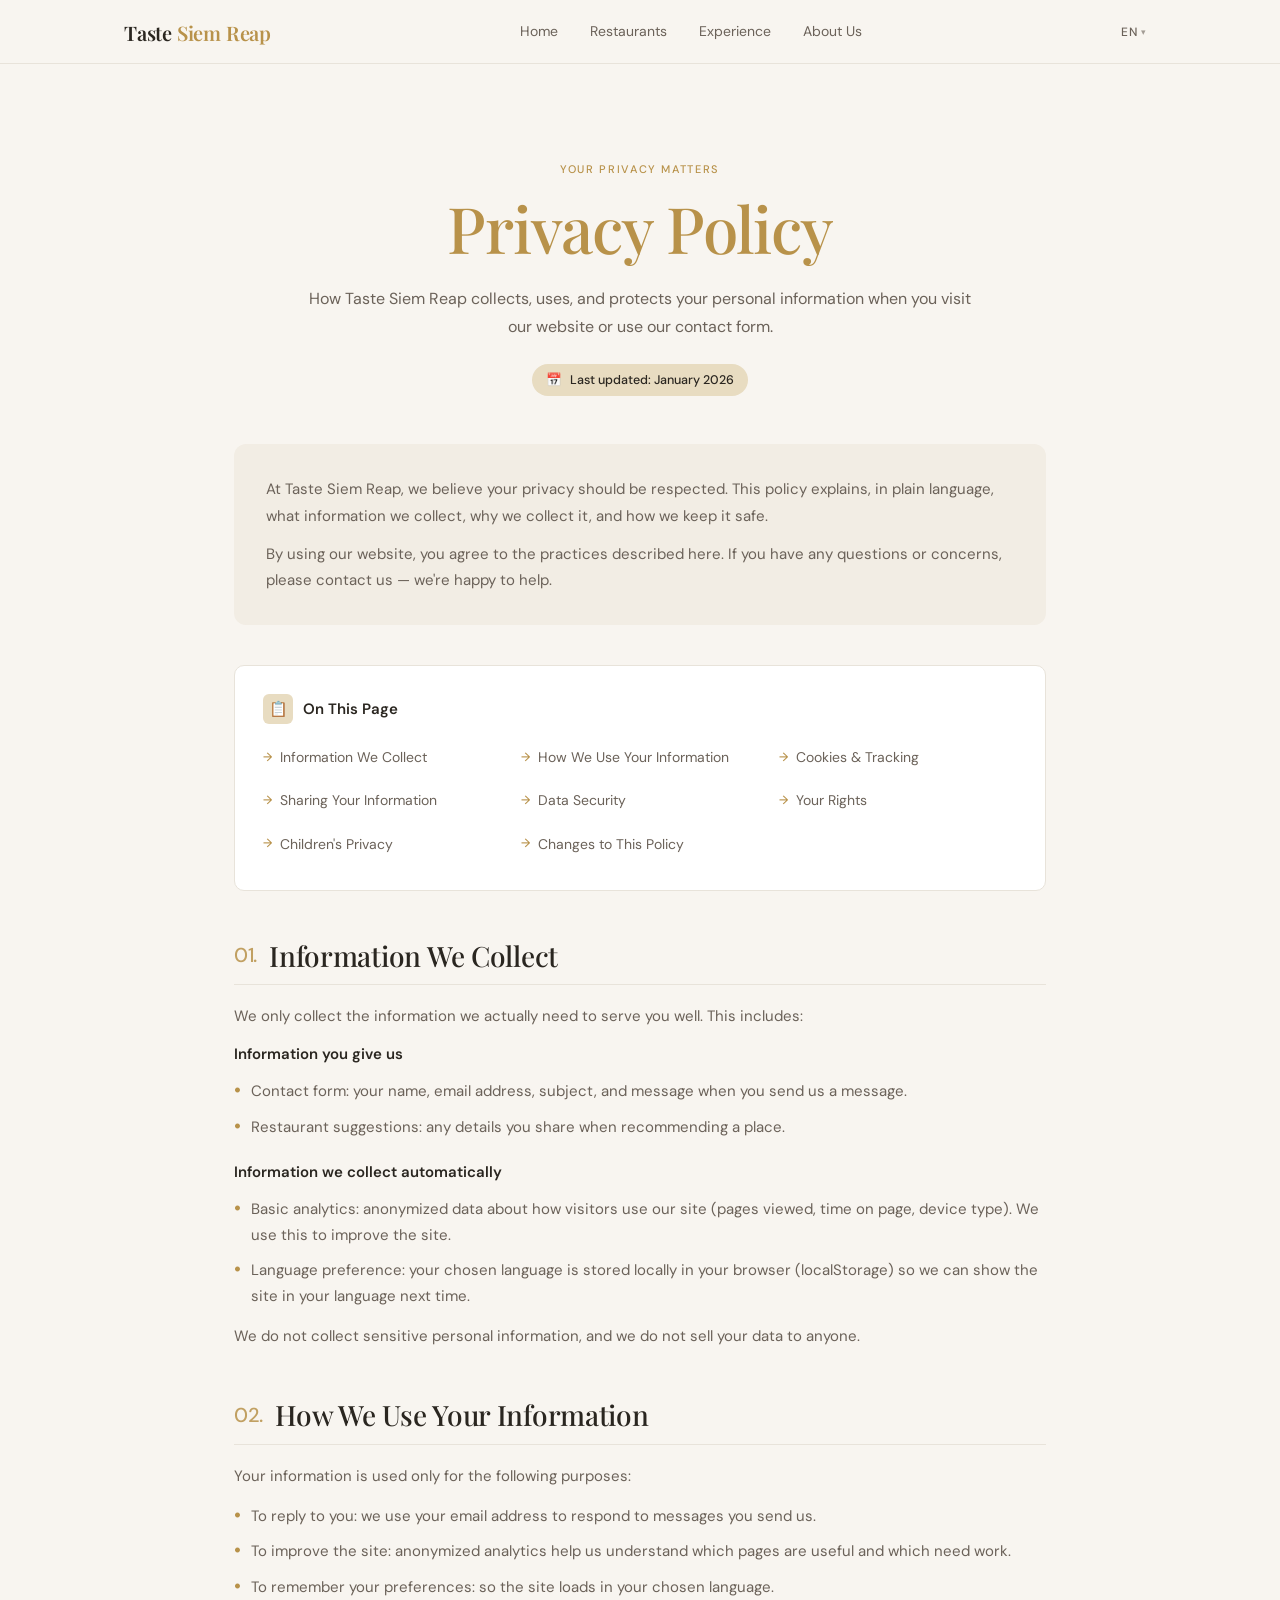
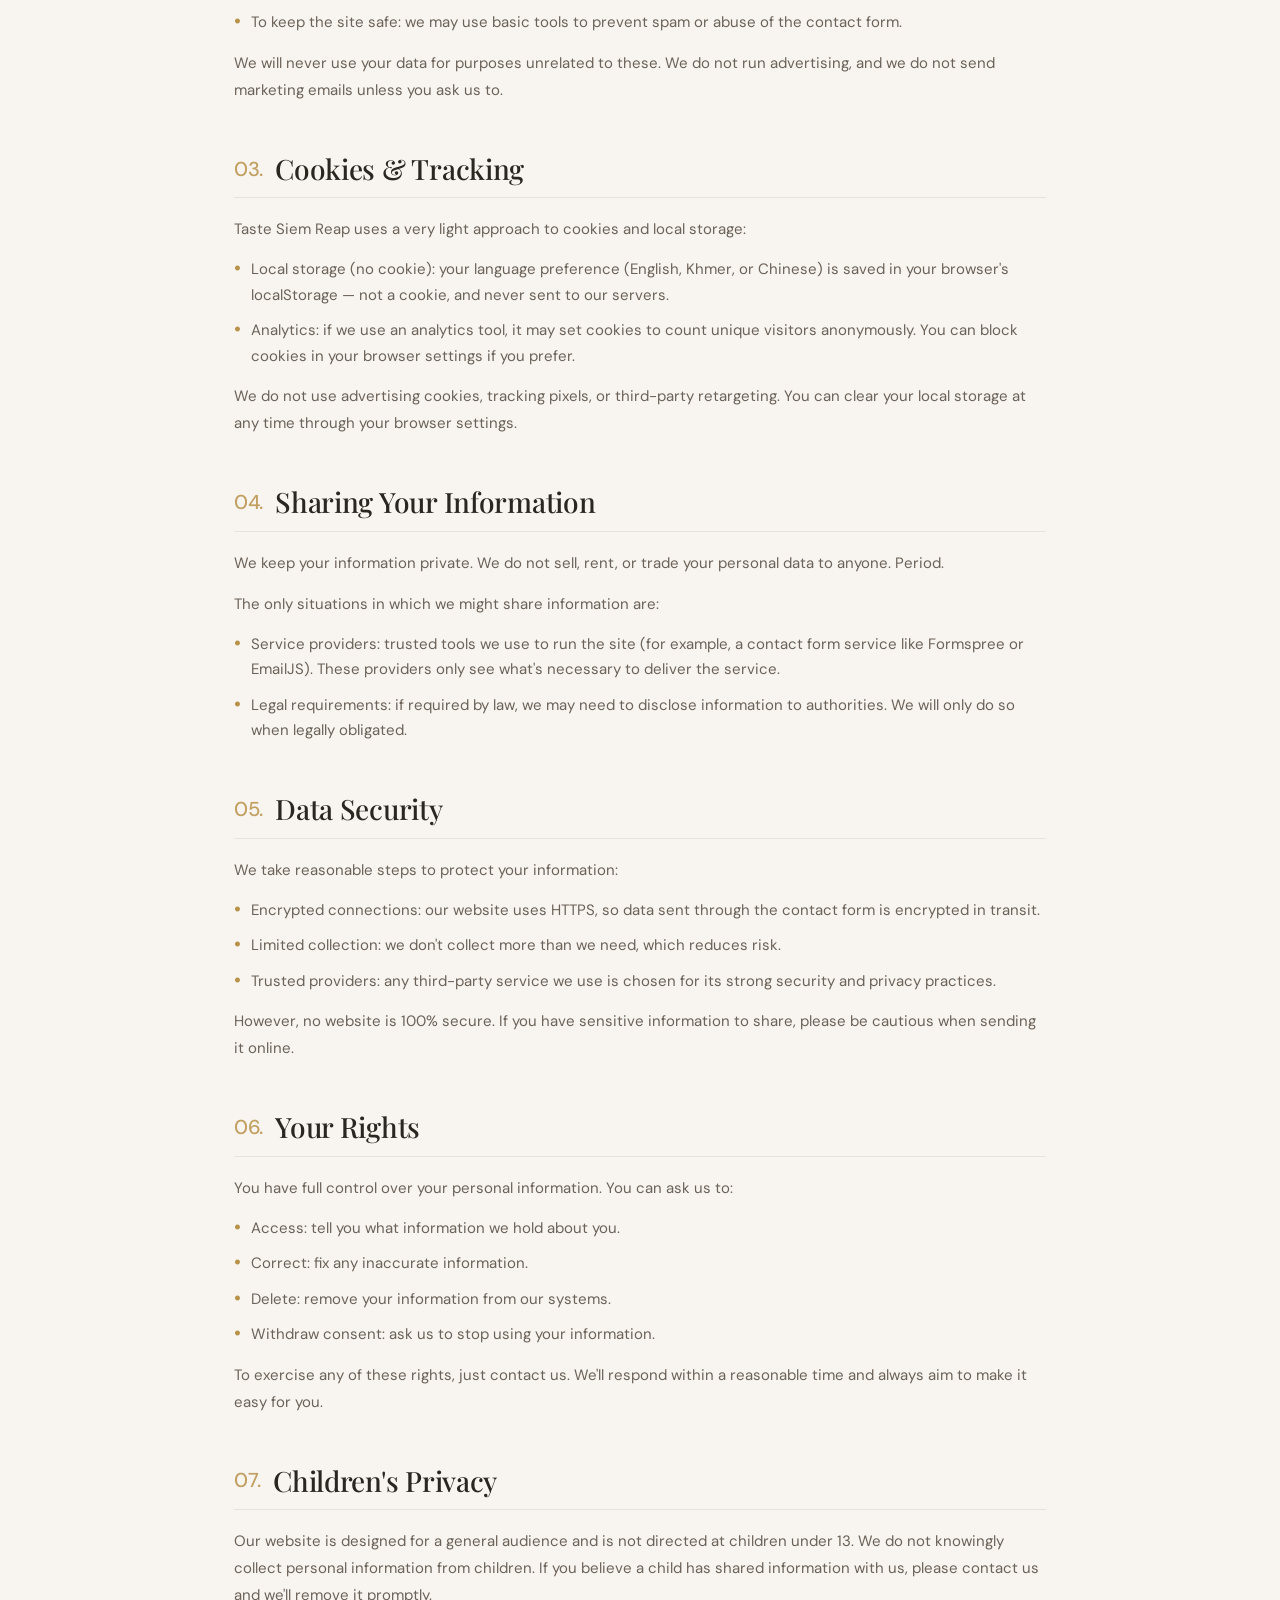
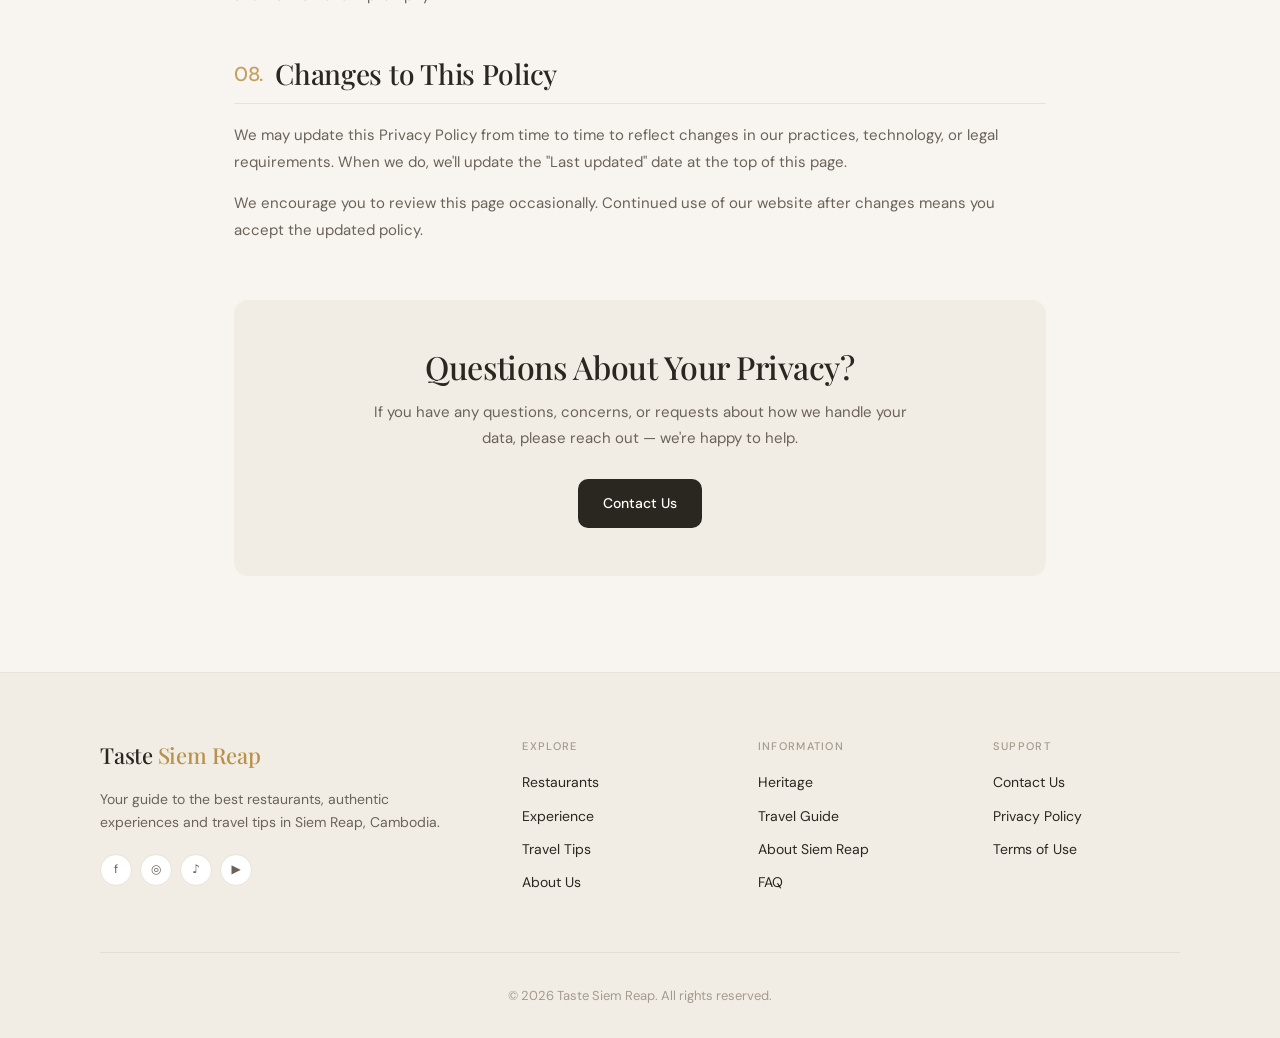
<file: prv.html>
<!DOCTYPE html>
<html lang="en">
<head>
  <meta charset="UTF-8">
  <meta name="viewport" content="width=device-width, initial-scale=1.0, maximum-scale=5.0, viewport-fit=cover">
  <title>Taste Siem Reap · Privacy Policy</title>
  <link rel="preconnect" href="https://fonts.googleapis.com">
  <link rel="preconnect" href="https://fonts.gstatic.com" crossorigin>
  <link href="https://fonts.googleapis.com/css2?family=DM+Sans:wght@400;500;600&family=Playfair+Display:wght@500;600&display=swap" rel="stylesheet">
  <style>
    /* ===== reset & base ===== */
    *, *::before, *::after { margin:0; padding:0; box-sizing:border-box; }
    html { scroll-behavior:smooth; -webkit-text-size-adjust:100%; }

    body {
      background: var(--bg);
      color: var(--text);
      font-family: var(--font-sans);
      font-size: 16px;
      line-height: 1.65;
      min-height: 100vh;
      min-height: 100dvh;
      overflow-x: hidden;
      -webkit-font-smoothing: antialiased;
      -moz-osx-font-smoothing: grayscale;
    }

    a { color: inherit; text-decoration: none; }
    button { font-family: inherit; cursor: pointer; border: none; background: none; }
    img { display: block; width: 100%; height: auto; max-width: 100%; }

    /* ===== variables ===== */
    :root {
      --bg: #f8f5f0;
      --bg-alt: #f2ede4;
      --surface: #ffffff;

      --text: #2a2620;
      --muted: #6b6259;
      --muted-light: #a49a8e;

      --accent: #b8924a;
      --accent-soft: #e8dcc1;

      --line: #e8e3da;

      --font-sans: "DM Sans", system-ui, -apple-system, sans-serif;
      --font-serif: "Playfair Display", Georgia, serif;

      --container: 1080px;
      --gutter: 24px;
      --radius: 10px;

      --header-height: 64px;
    }

    /* ============================================================
       HEADER
    ============================================================ */
    header {
      position: sticky;
      top: 0;
      z-index: 1000;
      background: rgba(248, 245, 240, 0.92);
      backdrop-filter: blur(12px);
      -webkit-backdrop-filter: blur(12px);
      border-bottom: 1px solid var(--line);
    }

    .navbar {
      max-width: var(--container);
      margin: 0 auto;
      padding: 0 var(--gutter);
      height: var(--header-height);
      display: flex;
      align-items: center;
      justify-content: space-between;
      gap: 20px;
    }

    .logo {
      font-family: var(--font-serif);
      font-size: 20px;
      font-weight: 600;
      letter-spacing: -0.01em;
      color: var(--text);
      flex-shrink: 0;
      white-space: nowrap;
    }

    .logo span { color: var(--accent); }

    .nav-links {
      display: flex;
      align-items: center;
      gap: 32px;
      list-style: none;
    }

    .nav-links a {
      color: var(--muted);
      font-size: 14px;
      font-weight: 400;
      transition: color .2s ease;
      position: relative;
      white-space: nowrap;
    }

    .nav-links a:hover,
    .nav-links a.active { color: var(--text); }

    .nav-links a.active::after {
      content: "";
      position: absolute;
      left: 0;
      right: 0;
      bottom: -6px;
      height: 1px;
      background: var(--accent);
    }

    .nav-actions {
      display: flex;
      align-items: center;
      gap: 12px;
      flex-shrink: 0;
    }

    .language-wrapper { position: relative; }

    .language-btn {
      padding: 6px 10px;
      color: var(--muted);
      background: transparent;
      cursor: pointer;
      transition: color .2s ease;
      font-size: 12px;
      font-weight: 500;
      letter-spacing: 0.03em;
      border-radius: 6px;
      display: flex;
      align-items: center;
      gap: 4px;
    }

    .language-btn:hover { color: var(--text); }

    .language-btn::after {
      content: "▾";
      font-size: 9px;
      opacity: 0.6;
    }

    .language-menu {
      position: absolute;
      right: 0;
      top: calc(100% + 8px);
      min-width: 140px;
      padding: 6px;
      background: var(--surface);
      border: 1px solid var(--line);
      border-radius: 10px;
      box-shadow: 0 8px 24px rgba(60, 50, 40, 0.08);
      display: none;
      z-index: 100;
    }

    .language-menu.show { display: block; }

    .language-option {
      width: 100%;
      background: transparent;
      color: var(--muted);
      padding: 8px 10px;
      border-radius: 6px;
      text-align: left;
      cursor: pointer;
      font-size: 13px;
      transition: .15s ease;
    }

    .language-option:hover,
    .language-option.active {
      background: var(--bg-alt);
      color: var(--text);
    }

    .hamburger {
      display: none;
      flex-direction: column;
      gap: 4px;
      padding: 8px;
      cursor: pointer;
      background: transparent;
    }

    .hamburger span {
      display: block;
      width: 20px;
      height: 1.5px;
      background: var(--text);
      border-radius: 2px;
      transition: .3s ease;
    }

    .hamburger.active span:nth-child(1) { transform: rotate(45deg) translate(3px, 3px); }
    .hamburger.active span:nth-child(2) { opacity: 0; }
    .hamburger.active span:nth-child(3) { transform: rotate(-45deg) translate(3px, -3px); }

    .mobile-nav-overlay {
      display: none;
      position: fixed;
      top: var(--header-height);
      left: 0;
      right: 0;
      bottom: 0;
      background: var(--bg);
      z-index: 999;
      padding: 24px var(--gutter) 40px;
      overflow-y: auto;
    }

    .mobile-nav-overlay.open { display: block; }

    .mobile-nav-links {
      list-style: none;
      display: flex;
      flex-direction: column;
      gap: 4px;
    }

    .mobile-nav-links a {
      display: block;
      padding: 14px 0;
      color: var(--text);
      font-size: 16px;
      border-bottom: 1px solid var(--line);
    }

    .mobile-nav-links a.active { color: var(--accent); }

    /* ============================================================
       HERO
    ============================================================ */
    .legal-hero {
      max-width: var(--container);
      margin: 0 auto;
      padding: 96px var(--gutter) 48px;
      text-align: center;
    }

    .eyebrow {
      color: var(--accent);
      text-transform: uppercase;
      letter-spacing: 0.15em;
      font-size: 11px;
      font-weight: 500;
      margin-bottom: 16px;
    }

    .legal-hero h1 {
      font-family: var(--font-serif);
      font-size: clamp(34px, 7vw, 64px);
      line-height: 1.05;
      letter-spacing: -0.02em;
      font-weight: 500;
      max-width: 900px;
      margin: 0 auto;
      color: var(--text);
    }

    .legal-hero h1 span { color: var(--accent); }

    .legal-hero p {
      max-width: 680px;
      margin: 24px auto 0;
      color: var(--muted);
      font-size: 16px;
      line-height: 1.7;
    }

    .last-updated {
      display: inline-flex;
      align-items: center;
      gap: 8px;
      margin-top: 24px;
      padding: 6px 14px;
      border-radius: 999px;
      background: var(--accent-soft);
      color: var(--text);
      font-size: 12.5px;
      font-weight: 500;
    }

    /* ============================================================
       MAIN
    ============================================================ */
    .legal-section {
      max-width: 860px;
      margin: 0 auto;
      padding: 0 var(--gutter) 96px;
      width: 100%;
    }

    /* ===== intro box ===== */
    .legal-intro {
      background: var(--bg-alt);
      border-radius: 12px;
      padding: 32px;
      margin-bottom: 40px;
    }

    .legal-intro p {
      color: var(--muted);
      font-size: 15px;
      line-height: 1.75;
      margin-bottom: 12px;
    }

    .legal-intro p:last-child { margin-bottom: 0; }
    .legal-intro strong { color: var(--text); font-weight: 500; }
    .legal-intro a { color: var(--accent); text-decoration: underline; }

    /* ===== quick nav ===== */
    .toc {
      background: var(--surface);
      border: 1px solid var(--line);
      border-radius: var(--radius);
      padding: 28px;
      margin-bottom: 48px;
    }

    .toc h2 {
      font-family: var(--font-sans);
      font-size: 15px;
      font-weight: 600;
      margin-bottom: 16px;
      display: flex;
      align-items: center;
      gap: 10px;
      color: var(--text);
    }

    .toc h2 .icon {
      width: 30px;
      height: 30px;
      border-radius: 6px;
      background: var(--accent-soft);
      display: grid;
      place-items: center;
      font-size: 15px;
      flex-shrink: 0;
    }

    .toc-list {
      list-style: none;
      display: grid;
      grid-template-columns: repeat(auto-fit, minmax(min(100%, 220px), 1fr));
      gap: 8px 20px;
    }

    .toc-list a {
      display: flex;
      align-items: center;
      gap: 8px;
      color: var(--muted);
      font-size: 14px;
      padding: 6px 0;
      transition: color .2s ease, transform .2s ease;
    }

    .toc-list a:hover {
      color: var(--accent);
      transform: translateX(2px);
    }

    .toc-list a::before {
      content: "→";
      color: var(--accent);
      font-weight: 500;
      font-size: 12px;
    }

    /* ===== content blocks ===== */
    .legal-block {
      margin-bottom: 48px;
      scroll-margin-top: calc(var(--header-height) + 20px);
    }

    .legal-block:last-child { margin-bottom: 0; }

    .legal-block h2 {
      font-family: var(--font-serif);
      font-size: clamp(22px, 3vw, 28px);
      line-height: 1.2;
      letter-spacing: -0.01em;
      margin-bottom: 18px;
      display: flex;
      align-items: center;
      gap: 12px;
      padding-bottom: 12px;
      border-bottom: 1px solid var(--line);
      color: var(--text);
      font-weight: 500;
    }

    .legal-block h2 .num {
      font-size: 0.72em;
      color: var(--accent);
      opacity: 0.85;
      flex-shrink: 0;
      font-family: var(--font-sans);
      font-weight: 500;
    }

    .legal-block h3 {
      font-size: 15px;
      font-weight: 600;
      color: var(--text);
      margin-top: 22px;
      margin-bottom: 10px;
      line-height: 1.4;
    }

    .legal-block h3:first-of-type { margin-top: 0; }

    .legal-block p {
      color: var(--muted);
      font-size: 15px;
      line-height: 1.8;
      margin-bottom: 14px;
    }

    .legal-block p:last-child { margin-bottom: 0; }

    .legal-block strong {
      color: var(--text);
      font-weight: 500;
    }

    .legal-block a {
      color: var(--accent);
      text-decoration: underline;
    }

    .legal-block ul {
      list-style: none;
      margin: 14px 0;
      display: flex;
      flex-direction: column;
      gap: 10px;
    }

    .legal-block ul li {
      display: flex;
      align-items: flex-start;
      gap: 10px;
      color: var(--muted);
      font-size: 15px;
      line-height: 1.7;
    }

    .legal-block ul li::before {
      content: "•";
      color: var(--accent);
      font-size: 18px;
      line-height: 1.3;
      flex-shrink: 0;
      font-weight: 700;
    }

    .legal-block ul li strong {
      color: var(--text);
      font-weight: 500;
    }

    /* ===== contact box ===== */
    .legal-contact {
      margin-top: 56px;
      padding: 48px 40px;
      background: var(--bg-alt);
      border-radius: 14px;
      text-align: center;
    }

    .legal-contact h2 {
      font-family: var(--font-serif);
      font-size: clamp(24px, 3.4vw, 32px);
      line-height: 1.2;
      letter-spacing: -0.015em;
      margin-bottom: 14px;
      color: var(--text);
      font-weight: 500;
    }

    .legal-contact h2 span { color: var(--accent); }

    .legal-contact p {
      color: var(--muted);
      font-size: 15px;
      max-width: 560px;
      margin: 0 auto 28px;
      line-height: 1.7;
    }

    .btn {
      display: inline-flex;
      align-items: center;
      gap: 8px;
      padding: 12px 24px;
      border-radius: var(--radius);
      font-size: 14px;
      font-weight: 500;
      transition: .2s ease;
      cursor: pointer;
      border: 1px solid transparent;
      white-space: nowrap;
    }

    .btn-primary {
      background: var(--text);
      color: var(--surface);
    }

    .btn-primary:hover {
      background: #1a1712;
      transform: translateY(-1px);
    }

    /* ============================================================
       FOOTER
    ============================================================ */
    footer {
      border-top: 1px solid var(--line);
      padding: 64px var(--gutter) 32px;
      background: var(--bg-alt);
    }

    .footer-grid {
      max-width: var(--container);
      margin: 0 auto;
      display: grid;
      grid-template-columns: 2fr 1fr 1fr 1fr;
      gap: 48px;
      padding-bottom: 48px;
      border-bottom: 1px solid rgba(60, 50, 40, 0.08);
    }

    .footer-brand h2 {
      font-family: var(--font-serif);
      font-size: 22px;
      font-weight: 500;
      margin-bottom: 14px;
      color: var(--text);
      letter-spacing: -0.01em;
    }

    .footer-brand h2 span { color: var(--accent); }

    .footer-brand p {
      color: var(--muted);
      font-size: 14px;
      line-height: 1.65;
      max-width: 340px;
    }

    .socials {
      display: flex;
      gap: 8px;
      margin-top: 20px;
      flex-wrap: wrap;
    }

    .social {
      width: 32px;
      height: 32px;
      display: flex;
      align-items: center;
      justify-content: center;
      border: 1px solid var(--line);
      border-radius: 50%;
      color: var(--muted);
      background: var(--surface);
      font-size: 12px;
      transition: .2s ease;
    }

    .social:hover {
      color: var(--accent);
      border-color: var(--accent);
    }

    .footer-column h3 {
      color: var(--muted-light);
      font-size: 11px;
      letter-spacing: 0.12em;
      text-transform: uppercase;
      font-weight: 500;
      margin-bottom: 16px;
    }

    .footer-column a {
      display: block;
      color: var(--text);
      font-size: 14px;
      margin-bottom: 10px;
      transition: color .2s ease;
    }

    .footer-column a:hover { color: var(--accent); }

    .copyright {
      max-width: var(--container);
      margin: 32px auto 0;
      color: var(--muted-light);
      font-size: 13px;
      text-align: center;
    }

    /* ============================================================
       RESPONSIVE
    ============================================================ */
    @media (max-width: 1024px) {
      .footer-grid { grid-template-columns: 1fr 1fr; gap: 40px; }
    }

    @media (max-width: 768px) {
      :root { --header-height: 58px; }

      .nav-links { display: none; }
      .hamburger { display: flex; }

      .legal-hero { padding: 64px var(--gutter) 32px; }
      .legal-section { padding-bottom: 64px; }
      .legal-intro { padding: 24px; }
      .toc { padding: 24px; }
      .legal-contact { padding: 40px 24px; margin-top: 40px; }

      .footer-grid { grid-template-columns: 1fr; gap: 32px; }
    }

    @media (max-width: 480px) {
      :root { --gutter: 20px; }

      .legal-hero h1 { font-size: 32px; }
      .legal-hero p { font-size: 15px; }

      .legal-block h2 { font-size: 22px; }
      .legal-block h3 { font-size: 15px; }
      .legal-block p { font-size: 14.5px; }
      .legal-block ul li { font-size: 14.5px; }

      .btn { padding: 11px 20px; font-size: 13px; }
    }

    @media (prefers-reduced-motion: reduce) {
      *, *::before, *::after {
        animation-duration: 0.01ms !important;
        transition-duration: 0.01ms !important;
      }
      html { scroll-behavior: auto; }
    }
  </style>
  <link rel="stylesheet" href="site-header.css">
</head>
<body>

<!-- HEADER -->
<header class="site-header">
  <nav class="navbar">
    <a href="index.html" class="logo">
      Taste <span>Siem Reap</span>
    </a>

    <ul class="nav-links">
      <li><a href="index.html" data-i18n="navHome">Home</a></li>
      <li><a href="res.html" data-i18n="navRestaurants">Restaurants</a></li>
      <li><a href="experience.html" data-i18n="navExperience">Experience</a></li>
      <li><a href="Aboutus.html" data-i18n="navAbout">About Us</a></li>
    </ul>

    <div class="nav-actions">
      <div class="language-wrapper" id="languageWrapper">
        <button class="language-btn" id="languageButton" type="button" aria-label="Language">
          <span id="currentLanguage">EN</span>
        </button>
        <div class="language-menu" id="languageMenu">
          <button class="language-option active" data-language="en" type="button">🇬🇧 English</button>
          <button class="language-option" data-language="zh" type="button">🇨🇳 中文</button>
          <button class="language-option" data-language="km" type="button">🇰🇭 ខ្មែរ</button>
        </div>
      </div>

      <button class="hamburger" id="hamburger" type="button" aria-label="Toggle menu">
        <span></span><span></span><span></span>
      </button>
    </div>
  </nav>
</header>

<!-- MOBILE NAV -->
<div class="mobile-nav-overlay" id="mobileNav">
  <ul class="mobile-nav-links">
    <li><a href="index.html" data-i18n="navHome">Home</a></li>
    <li><a href="res.html" data-i18n="navRestaurants">Restaurants</a></li>
    <li><a href="experience.html" data-i18n="navExperience">Experience</a></li>
    <li><a href="Aboutus.html" data-i18n="navAbout">About Us</a></li>
  </ul>
</div>

<!-- HERO -->
<section class="legal-hero">
  <div class="eyebrow" data-i18n="privacyEyebrow">Your Privacy Matters</div>
  <h1><span data-i18n="privacyTitle1">Privacy</span> <span data-i18n="privacyTitle2">Policy</span></h1>
  <p data-i18n="privacyIntro">How Taste Siem Reap collects, uses, and protects your personal information when you visit our website or use our contact form.</p>
  <div class="last-updated">
    <span>📅</span>
    <span data-i18n="lastUpdated">Last updated: January 2026</span>
  </div>
</section>

<!-- MAIN -->
<section class="legal-section">

  <div class="legal-intro">
    <p data-i18n="introP1">At <strong>Taste Siem Reap</strong>, we believe your privacy should be respected. This policy explains, in plain language, what information we collect, why we collect it, and how we keep it safe.</p>
    <p data-i18n="introP2">By using our website, you agree to the practices described here. If you have any questions or concerns, please <a href="contact.html">contact us</a> — we're happy to help.</p>
  </div>

  <div class="toc">
    <h2><span class="icon">📋</span><span data-i18n="tocTitle">On This Page</span></h2>
    <ul class="toc-list">
      <li><a href="#info-we-collect" data-i18n="toc1">Information We Collect</a></li>
      <li><a href="#how-we-use" data-i18n="toc2">How We Use Your Information</a></li>
      <li><a href="#cookies" data-i18n="toc3">Cookies & Tracking</a></li>
      <li><a href="#sharing" data-i18n="toc4">Sharing Your Information</a></li>
      <li><a href="#security" data-i18n="toc5">Data Security</a></li>
      <li><a href="#your-rights" data-i18n="toc6">Your Rights</a></li>
      <li><a href="#children" data-i18n="toc7">Children's Privacy</a></li>
      <li><a href="#changes" data-i18n="toc8">Changes to This Policy</a></li>
    </ul>
  </div>

  <div class="legal-block" id="info-we-collect">
    <h2><span class="num">01.</span><span data-i18n="b1Title">Information We Collect</span></h2>
    <p data-i18n="b1Text">We only collect the information we actually need to serve you well. This includes:</p>

    <h3 data-i18n="b1H1">Information you give us</h3>
    <ul>
      <li><span data-i18n="b1L1"><strong>Contact form:</strong> your name, email address, subject, and message when you send us a message.</span></li>
      <li><span data-i18n="b1L2"><strong>Restaurant suggestions:</strong> any details you share when recommending a place.</span></li>
    </ul>

    <h3 data-i18n="b1H2">Information we collect automatically</h3>
    <ul>
      <li><span data-i18n="b1L3"><strong>Basic analytics:</strong> anonymized data about how visitors use our site (pages viewed, time on page, device type). We use this to improve the site.</span></li>
      <li><span data-i18n="b1L4"><strong>Language preference:</strong> your chosen language is stored locally in your browser (localStorage) so we can show the site in your language next time.</span></li>
    </ul>

    <p data-i18n="b1Text2">We do <strong>not</strong> collect sensitive personal information, and we do not sell your data to anyone.</p>
  </div>

  <div class="legal-block" id="how-we-use">
    <h2><span class="num">02.</span><span data-i18n="b2Title">How We Use Your Information</span></h2>
    <p data-i18n="b2Text">Your information is used only for the following purposes:</p>
    <ul>
      <li><span data-i18n="b2L1"><strong>To reply to you:</strong> we use your email address to respond to messages you send us.</span></li>
      <li><span data-i18n="b2L2"><strong>To improve the site:</strong> anonymized analytics help us understand which pages are useful and which need work.</span></li>
      <li><span data-i18n="b2L3"><strong>To remember your preferences:</strong> so the site loads in your chosen language.</span></li>
      <li><span data-i18n="b2L4"><strong>To keep the site safe:</strong> we may use basic tools to prevent spam or abuse of the contact form.</span></li>
    </ul>
    <p data-i18n="b2Text2">We will never use your data for purposes unrelated to these. We do not run advertising, and we do not send marketing emails unless you ask us to.</p>
  </div>

  <div class="legal-block" id="cookies">
    <h2><span class="num">03.</span><span data-i18n="b3Title">Cookies & Tracking</span></h2>
    <p data-i18n="b3Text">Taste Siem Reap uses a very light approach to cookies and local storage:</p>
    <ul>
      <li><span data-i18n="b3L1"><strong>Local storage (no cookie):</strong> your language preference (English, Khmer, or Chinese) is saved in your browser's localStorage — not a cookie, and never sent to our servers.</span></li>
      <li><span data-i18n="b3L2"><strong>Analytics:</strong> if we use an analytics tool, it may set cookies to count unique visitors anonymously. You can block cookies in your browser settings if you prefer.</span></li>
    </ul>
    <p data-i18n="b3Text2">We do not use advertising cookies, tracking pixels, or third-party retargeting. You can clear your local storage at any time through your browser settings.</p>
  </div>

  <div class="legal-block" id="sharing">
    <h2><span class="num">04.</span><span data-i18n="b4Title">Sharing Your Information</span></h2>
    <p data-i18n="b4Text">We keep your information private. We do not sell, rent, or trade your personal data to anyone. Period.</p>
    <p data-i18n="b4Text2">The only situations in which we might share information are:</p>
    <ul>
      <li><span data-i18n="b4L1"><strong>Service providers:</strong> trusted tools we use to run the site (for example, a contact form service like Formspree or EmailJS). These providers only see what's necessary to deliver the service.</span></li>
      <li><span data-i18n="b4L2"><strong>Legal requirements:</strong> if required by law, we may need to disclose information to authorities. We will only do so when legally obligated.</span></li>
    </ul>
  </div>

  <div class="legal-block" id="security">
    <h2><span class="num">05.</span><span data-i18n="b5Title">Data Security</span></h2>
    <p data-i18n="b5Text">We take reasonable steps to protect your information:</p>
    <ul>
      <li><span data-i18n="b5L1"><strong>Encrypted connections:</strong> our website uses HTTPS, so data sent through the contact form is encrypted in transit.</span></li>
      <li><span data-i18n="b5L2"><strong>Limited collection:</strong> we don't collect more than we need, which reduces risk.</span></li>
      <li><span data-i18n="b5L3"><strong>Trusted providers:</strong> any third-party service we use is chosen for its strong security and privacy practices.</span></li>
    </ul>
    <p data-i18n="b5Text2">However, no website is 100% secure. If you have sensitive information to share, please be cautious when sending it online.</p>
  </div>

  <div class="legal-block" id="your-rights">
    <h2><span class="num">06.</span><span data-i18n="b6Title">Your Rights</span></h2>
    <p data-i18n="b6Text">You have full control over your personal information. You can ask us to:</p>
    <ul>
      <li><span data-i18n="b6L1"><strong>Access:</strong> tell you what information we hold about you.</span></li>
      <li><span data-i18n="b6L2"><strong>Correct:</strong> fix any inaccurate information.</span></li>
      <li><span data-i18n="b6L3"><strong>Delete:</strong> remove your information from our systems.</span></li>
      <li><span data-i18n="b6L4"><strong>Withdraw consent:</strong> ask us to stop using your information.</span></li>
    </ul>
    <p data-i18n="b6Text2">To exercise any of these rights, just <a href="contact.html">contact us</a>. We'll respond within a reasonable time and always aim to make it easy for you.</p>
  </div>

  <div class="legal-block" id="children">
    <h2><span class="num">07.</span><span data-i18n="b7Title">Children's Privacy</span></h2>
    <p data-i18n="b7Text">Our website is designed for a general audience and is not directed at children under 13. We do not knowingly collect personal information from children. If you believe a child has shared information with us, please contact us and we'll remove it promptly.</p>
  </div>

  <div class="legal-block" id="changes">
    <h2><span class="num">08.</span><span data-i18n="b8Title">Changes to This Policy</span></h2>
    <p data-i18n="b8Text">We may update this Privacy Policy from time to time to reflect changes in our practices, technology, or legal requirements. When we do, we'll update the "Last updated" date at the top of this page.</p>
    <p data-i18n="b8Text2">We encourage you to review this page occasionally. Continued use of our website after changes means you accept the updated policy.</p>
  </div>

  <div class="legal-contact">
    <h2 data-i18n="ctaTitle">Questions About Your <span>Privacy?</span></h2>
    <p data-i18n="ctaText">If you have any questions, concerns, or requests about how we handle your data, please reach out — we're happy to help.</p>
    <a href="contact.html" class="btn btn-primary" data-i18n="ctaBtn">Contact Us</a>
  </div>

</section>

<!-- FOOTER -->
<footer>
  <div class="footer-grid">
    <div class="footer-brand">
      <h2>Taste <span>Siem Reap</span></h2>
      <p data-i18n="footerDescription">Your guide to the best restaurants, authentic experiences and travel tips in Siem Reap, Cambodia.</p>
      <div class="socials">
        <span class="social">f</span>
        <span class="social">◎</span>
        <span class="social">♪</span>
        <span class="social">▶</span>
      </div>
    </div>

    <div class="footer-column">
      <h3 data-i18n="exploreFooter">EXPLORE</h3>
      <a href="res.html" data-i18n="navRestaurants">Restaurants</a>
      <a href="experience.html" data-i18n="navExperience">Experience</a>
      <a href="tip.html" data-i18n="travelTips">Travel Tips</a>
      <a href="Aboutus.html" data-i18n="navAbout">About Us</a>
    </div>

    <div class="footer-column">
      <h3 data-i18n="informationFooter">INFORMATION</h3>
      <a href="hari.html" data-i18n="heritage">Heritage</a>
      <a href="tvr.html" data-i18n="travelGuide">Travel Guide</a>
      <a href="abtsr.html" data-i18n="aboutSiemReap">About Siem Reap</a>
      <a href="faq.html" data-i18n="faq">FAQ</a>
    </div>

    <div class="footer-column">
      <h3 data-i18n="supportFooter">SUPPORT</h3>
      <a href="contactus.html" data-i18n="contactUs">Contact Us</a>
      <a href="prv.html" data-i18n="privacy">Privacy Policy</a>
      <a href="tou.html" data-i18n="terms">Terms of Use</a>
    </div>
  </div>

  <div class="copyright" data-i18n="copyright">
    © 2026 Taste Siem Reap. All rights reserved.
  </div>
</footer>

<script>
  (function(){
    const translations = {
      en: {
        navHome: "Home", navRestaurants: "Restaurants", navExperience: "Experience", navAbout: "About Us",
        privacyEyebrow: "Your Privacy Matters", privacyTitle1: "Privacy", privacyTitle2: "Policy",
        privacyIntro: "How Taste Siem Reap collects, uses, and protects your personal information when you visit our website or use our contact form.",
        lastUpdated: "Last updated: January 2026",
        introP1: "At Taste Siem Reap, we believe your privacy should be respected. This policy explains, in plain language, what information we collect, why we collect it, and how we keep it safe.",
        introP2: "By using our website, you agree to the practices described here. If you have any questions or concerns, please contact us — we're happy to help.",
        tocTitle: "On This Page",
        toc1: "Information We Collect", toc2: "How We Use Your Information", toc3: "Cookies & Tracking",
        toc4: "Sharing Your Information", toc5: "Data Security", toc6: "Your Rights",
        toc7: "Children's Privacy", toc8: "Changes to This Policy",
        b1Title: "Information We Collect",
        b1Text: "We only collect the information we actually need to serve you well. This includes:",
        b1H1: "Information you give us",
        b1L1: "Contact form: your name, email address, subject, and message when you send us a message.",
        b1L2: "Restaurant suggestions: any details you share when recommending a place.",
        b1H2: "Information we collect automatically",
        b1L3: "Basic analytics: anonymized data about how visitors use our site (pages viewed, time on page, device type). We use this to improve the site.",
        b1L4: "Language preference: your chosen language is stored locally in your browser (localStorage) so we can show the site in your language next time.",
        b1Text2: "We do not collect sensitive personal information, and we do not sell your data to anyone.",
        b2Title: "How We Use Your Information",
        b2Text: "Your information is used only for the following purposes:",
        b2L1: "To reply to you: we use your email address to respond to messages you send us.",
        b2L2: "To improve the site: anonymized analytics help us understand which pages are useful and which need work.",
        b2L3: "To remember your preferences: so the site loads in your chosen language.",
        b2L4: "To keep the site safe: we may use basic tools to prevent spam or abuse of the contact form.",
        b2Text2: "We will never use your data for purposes unrelated to these. We do not run advertising, and we do not send marketing emails unless you ask us to.",
        b3Title: "Cookies & Tracking",
        b3Text: "Taste Siem Reap uses a very light approach to cookies and local storage:",
        b3L1: "Local storage (no cookie): your language preference (English, Khmer, or Chinese) is saved in your browser's localStorage — not a cookie, and never sent to our servers.",
        b3L2: "Analytics: if we use an analytics tool, it may set cookies to count unique visitors anonymously. You can block cookies in your browser settings if you prefer.",
        b3Text2: "We do not use advertising cookies, tracking pixels, or third-party retargeting. You can clear your local storage at any time through your browser settings.",
        b4Title: "Sharing Your Information",
        b4Text: "We keep your information private. We do not sell, rent, or trade your personal data to anyone. Period.",
        b4Text2: "The only situations in which we might share information are:",
        b4L1: "Service providers: trusted tools we use to run the site (for example, a contact form service like Formspree or EmailJS). These providers only see what's necessary to deliver the service.",
        b4L2: "Legal requirements: if required by law, we may need to disclose information to authorities. We will only do so when legally obligated.",
        b5Title: "Data Security",
        b5Text: "We take reasonable steps to protect your information:",
        b5L1: "Encrypted connections: our website uses HTTPS, so data sent through the contact form is encrypted in transit.",
        b5L2: "Limited collection: we don't collect more than we need, which reduces risk.",
        b5L3: "Trusted providers: any third-party service we use is chosen for its strong security and privacy practices.",
        b5Text2: "However, no website is 100% secure. If you have sensitive information to share, please be cautious when sending it online.",
        b6Title: "Your Rights",
        b6Text: "You have full control over your personal information. You can ask us to:",
        b6L1: "Access: tell you what information we hold about you.",
        b6L2: "Correct: fix any inaccurate information.",
        b6L3: "Delete: remove your information from our systems.",
        b6L4: "Withdraw consent: ask us to stop using your information.",
        b6Text2: "To exercise any of these rights, just contact us. We'll respond within a reasonable time and always aim to make it easy for you.",
        b7Title: "Children's Privacy",
        b7Text: "Our website is designed for a general audience and is not directed at children under 13. We do not knowingly collect personal information from children. If you believe a child has shared information with us, please contact us and we'll remove it promptly.",
        b8Title: "Changes to This Policy",
        b8Text: "We may update this Privacy Policy from time to time to reflect changes in our practices, technology, or legal requirements. When we do, we'll update the \"Last updated\" date at the top of this page.",
        b8Text2: "We encourage you to review this page occasionally. Continued use of our website after changes means you accept the updated policy.",
        ctaTitle: "Questions About Your Privacy?",
        ctaText: "If you have any questions, concerns, or requests about how we handle your data, please reach out — we're happy to help.",
        ctaBtn: "Contact Us",
        footerDescription: "Your guide to the best restaurants, authentic experiences and travel tips in Siem Reap, Cambodia.",
        exploreFooter: "EXPLORE", informationFooter: "INFORMATION", supportFooter: "SUPPORT",
        travelTips: "Travel Tips", heritage: "Heritage", travelGuide: "Travel Guide", aboutSiemReap: "About Siem Reap",
        faq: "FAQ", contactUs: "Contact Us", privacy: "Privacy Policy", terms: "Terms of Use",
        copyright: "© 2026 Taste Siem Reap. All rights reserved."
      },

      km: {
        navHome: "ទំព័រដើម", navRestaurants: "ភោជនីយដ្ឋាន", navExperience: "បទពិសោធន៍", navAbout: "អំពីយើង",
        privacyEyebrow: "ភាពឯកជនរបស់អ្នកមានសារៈសំខាន់",
        privacyTitle1: "គោលការណ៍", privacyTitle2: "ឯកជនភាព",
        privacyIntro: "របៀបដែល Taste Siem Reap ប្រមូល ប្រើប្រាស់ និងការពារព័ត៌មានផ្ទាល់ខ្លួនរបស់អ្នក នៅពេលអ្នកចូលមើលគេហទំព័ររបស់យើង ឬប្រើប្រាស់ទម្រង់ទំនាក់ទំនងរបស់យើង។",
        lastUpdated: "ធ្វើបច្ចុប្បន្នភាពចុងក្រោយ៖ ខែមករា 2026",
        introP1: "នៅ Taste Siem Reap យើងជឿជាក់ថាភាពឯកជនរបស់អ្នកគួរតែត្រូវបានគោរព។ គោលការណ៍នេះពន្យល់ជាភាសាសាមញ្ញ អំពីព័ត៌មានដែលយើងប្រមូល ហេតុអ្វីយើងប្រមូលវា និងរបៀបដែលយើងរក្សាវាឱ្យមានសុវត្ថិភាព។",
        introP2: "ការប្រើប្រាស់គេហទំព័ររបស់យើង មានន័យថាអ្នកយល់ព្រមនឹងការអនុវត្តដែលបានពិពណ៌នានៅទីនេះ។ ប្រសិនបើអ្នកមានសំណួរ ឬកង្វល់ សូមទាក់ទងមកយើង — យើងរីករាយក្នុងការជួយ។",
        tocTitle: "នៅលើទំព័រនេះ",
        toc1: "ព័ត៌មានដែលយើងប្រមូល",
        toc2: "របៀបដែលយើងប្រើប្រាស់ព័ត៌មានរបស់អ្នក",
        toc3: "ខូគី និងការតាមដាន",
        toc4: "ការចែករំលែកព័ត៌មានរបស់អ្នក",
        toc5: "សុវត្ថិភាពទិន្នន័យ",
        toc6: "សិទ្ធិរបស់អ្នក",
        toc7: "ភាពឯកជនកុមារ",
        toc8: "ការផ្លាស់ប្តូរគោលការណ៍នេះ",
        b1Title: "ព័ត៌មានដែលយើងប្រមូល",
        b1Text: "យើងប្រមូលតែព័ត៌មានដែលយើងត្រូវការពិតប្រាកដដើម្បីបម្រើអ្នកឱ្យបានល្អ។ រួមមាន៖",
        b1H1: "ព័ត៌មានដែលអ្នកផ្តល់ឱ្យយើង",
        b1L1: "ទម្រង់ទំនាក់ទំនង៖ ឈ្មោះ អាសយដ្ឋានអ៊ីមែល ចំណងជើង និងសាររបស់អ្នក នៅពេលអ្នកផ្ញើសារមកយើង។",
        b1L2: "ការណែនាំភោជនីយដ្ឋាន៖ ព័ត៌មានលម្អិតណាមួយដែលអ្នកចែករំលែកនៅពេលណែនាំកន្លែងណាមួយ។",
        b1H2: "ព័ត៌មានដែលយើងប្រមូលដោយស្វ័យប្រវត្តិ",
        b1L3: "ការវិភាគមូលដ្ឋាន៖ ទិន្នន័យអនាមិកអំពីរបៀបដែលអ្នកចូលមើលប្រើប្រាស់គេហទំព័ររបស់យើង (ទំព័រដែលបានមើល ពេលវេលានៅលើទំព័រ ប្រភេទឧបករណ៍)។ យើងប្រើវាដើម្បីកែលម្អគេហទំព័រ។",
        b1L4: "ចំណូលចិត្តភាសា៖ ភាសាដែលអ្នកជ្រើសរើសត្រូវបានរក្សាទុកក្នុងឧបករណ៍រុករករបស់អ្នក (localStorage) ដើម្បីឱ្យយើងអាចបង្ហាញគេហទំព័រជាភាសារបស់អ្នកនៅពេលក្រោយ។",
        b1Text2: "យើងមិនប្រមូលព័ត៌មានផ្ទាល់ខ្លួនរសើបទេ ហើយយើងមិនលក់ទិន្នន័យរបស់អ្នកទៅនរណាម្នាក់ឡើយ។",
        b2Title: "របៀបដែលយើងប្រើប្រាស់ព័ត៌មានរបស់អ្នក",
        b2Text: "ព័ត៌មានរបស់អ្នកត្រូវបានប្រើប្រាស់សម្រាប់គោលបំណងដូចខាងក្រោមប៉ុណ្ណោះ៖",
        b2L1: "ដើម្បីឆ្លើយតបអ្នក៖ យើងប្រើអាសយដ្ឋានអ៊ីមែលរបស់អ្នកដើម្បីឆ្លើយតបសារដែលអ្នកផ្ញើមកយើង។",
        b2L2: "ដើម្បីកែលម្អគេហទំព័រ៖ ការវិភាគអនាមិកជួយយើងឱ្យយល់ថាតើទំព័រណាមានប្រយោជន៍ និងទំព័រណាត្រូវការកែលម្អ។",
        b2L3: "ដើម្បីចងចាំចំណូលចិត្តរបស់អ្នក៖ ដើម្បីឱ្យគេហទំព័រផ្ទុកជាភាសាដែលអ្នកជ្រើសរើស។",
        b2L4: "ដើម្បីរក្សាគេហទំព័រឱ្យមានសុវត្ថិភាព៖ យើងអាចប្រើឧបករណ៍មូលដ្ឋានដើម្បីការពារសារឥតបានការ ឬការប្រើប្រាស់ខុសនៃទម្រង់ទំនាក់ទំនង។",
        b2Text2: "យើងនឹងមិនប្រើទិន្នន័យរបស់អ្នកសម្រាប់គោលបំណងដែលមិនពាក់ព័ន្ធទាំងនេះឡើយ។ យើងមិនដំណើរការការផ្សាយពាណិជ្ជកម្ម ហើយយើងមិនផ្ញើអ៊ីមែលទីផ្សារទេ លុះត្រាតែអ្នកស្នើសុំ។",
        b3Title: "ខូគី និងការតាមដាន",
        b3Text: "Taste Siem Reap ប្រើវិធីសាស្ត្រស្រាលបំផុតចំពោះខូគី និងការផ្ទុកក្នុងឧបករណ៍៖",
        b3L1: "ការផ្ទុកក្នុងឧបករណ៍ (មិនមែនខូគី)៖ ចំណូលចិត្តភាសារបស់អ្នក (អង់គ្លេស ខ្មែរ ឬចិន) ត្រូវបានរក្សាទុកក្នុង localStorage របស់ឧបករណ៍រុករករបស់អ្នក — មិនមែនខូគី ហើយមិនដែលផ្ញើទៅម៉ាស៊ីនមេរបស់យើងឡើយ។",
        b3L2: "ការវិភាគ៖ ប្រសិនបើយើងប្រើឧបករណ៍វិភាគ វាអាចកំណត់ខូគីដើម្បីរាប់អ្នកចូលមើលប្លែកៗដោយអនាមិក។ អ្នកអាចទប់ស្កាត់ខូគីនៅក្នុងការកំណត់ឧបករណ៍រុករករបស់អ្នក ប្រសិនបើអ្នកចង់។",
        b3Text2: "យើងមិនប្រើខូគីផ្សាយពាណិជ្ជកម្ម ភិកសែលតាមដាន ឬការតាមដានឡើងវិញដោយភាគីទីបីឡើយ។ អ្នកអាចសម្អាតការផ្ទុកក្នុងឧបករណ៍របស់អ្នកបានគ្រប់ពេលតាមរយៈការកំណត់ឧបករណ៍រុករករបស់អ្នក។",
        b4Title: "ការចែករំលែកព័ត៌មានរបស់អ្នក",
        b4Text: "យើងរក្សាព័ត៌មានរបស់អ្នកជាឯកជន។ យើងមិនលក់ ជួល ឬដោះដូរទិន្នន័យផ្ទាល់ខ្លួនរបស់អ្នកទៅនរណាម្នាក់ឡើយ។ ចប់។",
        b4Text2: "ស្ថានភាពតែមួយគត់ដែលយើងអាចចែករំលែកព័ត៌មានគឺ៖",
        b4L1: "អ្នកផ្តល់សេវាកម្ម៖ ឧបករណ៍ដែលយើងទុកចិត្តដើម្បីដំណើរការគេហទំព័រ (ឧទាហរណ៍ សេវាកម្មទម្រង់ទំនាក់ទំនងដូចជា Formspree ឬ EmailJS)។ អ្នកផ្តល់សេវាកម្មទាំងនេះឃើញតែអ្វីដែលចាំបាច់ដើម្បីផ្តល់សេវាកម្មប៉ុណ្ណោះ។",
        b4L2: "តម្រូវការផ្នែកច្បាប់៖ ប្រសិនបើច្បាប់តម្រូវ យើងអាចត្រូវបង្ហាញព័ត៌មានដល់អាជ្ញាធរ។ យើងនឹងធ្វើដូច្នេះតែនៅពេលដែលមានកាតព្វកិច្ចផ្នែកច្បាប់ប៉ុណ្ណោះ។",
        b5Title: "សុវត្ថិភាពទិន្នន័យ",
        b5Text: "យើងចាត់វិធានការសមស្របដើម្បីការពារព័ត៌មានរបស់អ្នក៖",
        b5L1: "ការតភ្ជាប់ដែលបានអ៊ិនគ្រីប៖ គេហទំព័ររបស់យើងប្រើ HTTPS ដូច្នេះទិន្នន័យដែលផ្ញើតាមទម្រង់ទំនាក់ទំនងត្រូវបានអ៊ិនគ្រីបក្នុងអំឡុងពេលផ្ទេរ។",
        b5L2: "ការប្រមូលមានកម្រិត៖ យើងមិនប្រមូលលើសពីអ្វីដែលយើងត្រូវការទេ ដែលកាត់បន្ថយហានិភ័យ។",
        b5L3: "អ្នកផ្តល់សេវាដែលអាចទុកចិត្តបាន៖ សេវាកម្មភាគីទីបីណាមួយដែលយើងប្រើ ត្រូវបានជ្រើសរើសដោយសារសុវត្ថិភាព និងការអនុវត្តឯកជនភាពដ៏រឹងមាំរបស់វា។",
        b5Text2: "ប៉ុន្តែ គ្មានគេហទំព័រណាមានសុវត្ថិភាព 100% ទេ។ ប្រសិនបើអ្នកមានព័ត៌មានរសើបដែលត្រូវចែករំលែក សូមប្រុងប្រយ័ត្ននៅពេលផ្ញើវាតាមអ៊ីនធឺណិត។",
        b6Title: "សិទ្ធិរបស់អ្នក",
        b6Text: "អ្នកមានការគ្រប់គ្រងពេញលេញលើព័ត៌មានផ្ទាល់ខ្លួនរបស់អ្នក។ អ្នកអាចស្នើឱ្យយើង៖",
        b6L1: "ចូលមើល៖ ប្រាប់អ្នកពីព័ត៌មានដែលយើងមានអំពីអ្នក។",
        b6L2: "កែតម្រូវ៖ កែព័ត៌មានមិនត្រឹមត្រូវណាមួយ។",
        b6L3: "លុប៖ ដកព័ត៌មានរបស់អ្នកចេញពីប្រព័ន្ធរបស់យើង។",
        b6L4: "ដកការយល់ព្រម៖ ស្នើឱ្យយើងឈប់ប្រើប្រាស់ព័ត៌មានរបស់អ្នក។",
        b6Text2: "ដើម្បីអនុវត្តសិទ្ធិណាមួយក្នុងចំណោមទាំងនេះ សូមទាក់ទងមកយើងផ្ទាល់។ យើងនឹងឆ្លើយតបក្នុងរយៈពេលសមស្រប ហើយតែងតែខិតខំធ្វើឱ្យវាងាយស្រួលសម្រាប់អ្នក។",
        b7Title: "ភាពឯកជនកុមារ",
        b7Text: "គេហទំព័ររបស់យើងត្រូវបានរចនាឡើងសម្រាប់ទស្សនិកជនទូទៅ ហើយមិនមានគោលដៅលើកុមារអាយុក្រោម 13 ឆ្នាំឡើយ។ យើងមិនប្រមូលព័ត៌មានផ្ទាល់ខ្លួនពីកុមារដោយដឹងខ្លួនទេ។ ប្រសិនបើអ្នកជឿថាកុមារបានចែករំលែកព័ត៌មានជាមួយយើង សូមទាក់ទងមកយើង ហើយយើងនឹងដកវាចេញភ្លាមៗ។",
        b8Title: "ការផ្លាស់ប្តូរគោលការណ៍នេះ",
        b8Text: "យើងអាចធ្វើបច្ចុប្បន្នភាពគោលការណ៍ឯកជនភាពនេះម្តងម្កាល ដើម្បីឆ្លុះបញ្ចាំងពីការផ្លាស់ប្តូរការអនុវត្ត បច្ចេកវិទ្យា ឬតម្រូវការផ្នែកច្បាប់របស់យើង។ នៅពេលយើងធ្វើ យើងនឹងធ្វើបច្ចុប្បន្នភាពកាលបរិច្ឆេទ \"ធ្វើបច្ចុប្បន្នភាពចុងក្រោយ\" នៅផ្នែកខាងលើនៃទំព័រនេះ។",
        b8Text2: "យើងលើកទឹកចិត្តអ្នកឱ្យពិនិត្យទំព័រនេះម្តងម្កាល។ ការប្រើប្រាស់គេហទំព័ររបស់យើងបន្តបន្ទាប់ពីការផ្លាស់ប្តូរ មានន័យថាអ្នកទទួលយកគោលការណ៍ដែលបានធ្វើបច្ចុប្បន្នភាព។",
        ctaTitle: "សំណួរអំពីភាពឯកជនរបស់អ្នក?",
        ctaText: "ប្រសិនបើអ្នកមានសំណួរ កង្វល់ ឬសំណើអំពីរបៀបដែលយើងគ្រប់គ្រងទិន្នន័យរបស់អ្នក សូមទាក់ទងមកយើង — យើងរីករាយក្នុងការជួយ។",
        ctaBtn: "ទាក់ទងយើង",
        footerDescription: "មគ្គុទេសក៍របស់អ្នកទៅកាន់ភោជនីយដ្ឋានល្អៗ បទពិសោធន៍ពិត និងគន្លឹះធ្វើដំណើរនៅសៀមរាប។",
        exploreFooter: "ស្វែងរក", informationFooter: "ព័ត៌មាន", supportFooter: "ជំនួយ",
        travelTips: "គន្លឹះធ្វើដំណើរ", heritage: "បេតិកភណ្ឌ", travelGuide: "មគ្គុទេសក៍ធ្វើដំណើរ",
        aboutSiemReap: "អំពីសៀមរាប", faq: "សំណួរដែលសួរញឹកញាប់", contactUs: "ទាក់ទងយើង",
        privacy: "គោលការណ៍ឯកជនភាព", terms: "លក្ខខណ្ឌប្រើប្រាស់",
        copyright: "© 2026 Taste Siem Reap។ រក្សាសិទ្ធិគ្រប់យ៉ាង។"
      },

      zh: {
        navHome: "首页", navRestaurants: "餐厅", navExperience: "体验", navAbout: "关于我们",
        privacyEyebrow: "您的隐私很重要", privacyTitle1: "隐私", privacyTitle2: "政策",
        privacyIntro: "Taste Siem Reap 在您访问我们的网站或使用联系表单时如何收集、使用和保护您的个人信息。",
        lastUpdated: "最后更新：2026年1月",
        introP1: "在 Taste Siem Reap，我们相信您的隐私应该得到尊重。本政策以通俗语言说明我们收集哪些信息、为什么收集以及如何保护它。",
        introP2: "使用我们的网站即表示您同意此处描述的做法。如有任何疑问或顾虑，请联系我们——我们很乐意为您提供帮助。",
        tocTitle: "本页内容",
        toc1: "我们收集的信息", toc2: "我们如何使用您的信息", toc3: "Cookie 与跟踪",
        toc4: "共享您的信息", toc5: "数据安全", toc6: "您的权利",
        toc7: "儿童隐私", toc8: "本政策的变更",
        b1Title: "我们收集的信息",
        b1Text: "我们只收集真正需要的信息，以便更好地为您服务。包括：",
        b1H1: "您提供给我们的信息",
        b1L1: "联系表单：您发送消息时的姓名、电子邮箱、主题和消息内容。",
        b1L2: "餐厅推荐：您推荐某家餐厅时分享的任何细节。",
        b1H2: "我们自动收集的信息",
        b1L3: "基础分析：关于访客如何使用我们网站的匿名数据（浏览的页面、停留时间、设备类型）。我们用它来改进网站。",
        b1L4: "语言偏好：您选择的语言存储在浏览器的本地存储中（localStorage），以便下次以您的语言显示网站。",
        b1Text2: "我们不会收集敏感个人信息，也不会将您的数据出售给任何人。",
        b2Title: "我们如何使用您的信息",
        b2Text: "您的信息仅用于以下目的：",
        b2L1: "回复您：我们使用您的电子邮箱地址回复您发送给我们的消息。",
        b2L2: "改进网站：匿名分析帮助我们了解哪些页面有用、哪些需要改进。",
        b2L3: "记住您的偏好：以便网站以您选择的语言加载。",
        b2L4: "保持网站安全：我们可能使用基本工具防止垃圾邮件或滥用联系表单。",
        b2Text2: "我们绝不会将这些数据用于无关目的。我们不投放广告，也不会在您未要求的情况下发送营销邮件。",
        b3Title: "Cookie 与跟踪",
        b3Text: "Taste Siem Reap 对 Cookie 和本地存储采取非常轻量的方式：",
        b3L1: "本地存储（非 Cookie）：您的语言偏好（英语、高棉语或中文）保存在浏览器的 localStorage 中——不是 Cookie，也不会发送到我们的服务器。",
        b3L2: "分析：如果我们使用分析工具，它可能会设置 Cookie 以匿名统计独立访客。如果您愿意，可以在浏览器设置中屏蔽 Cookie。",
        b3Text2: "我们不使用广告 Cookie、跟踪像素或第三方重定向。您可以随时通过浏览器设置清除本地存储。",
        b4Title: "共享您的信息",
        b4Text: "我们保护您的信息隐私。我们不会向任何人出售、出租或交换您的个人数据。就这样。",
        b4Text2: "我们可能共享信息的唯一情况是：",
        b4L1: "服务提供商：我们用来运行网站的受信任工具（例如 Formspree 或 EmailJS 等联系表单服务）。这些提供商只能看到提供服务所必需的内容。",
        b4L2: "法律要求：如果法律要求，我们可能需要向当局披露信息。我们仅在法律义务要求时才这样做。",
        b5Title: "数据安全",
        b5Text: "我们采取合理措施保护您的信息：",
        b5L1: "加密连接：我们的网站使用 HTTPS，因此通过联系表单发送的数据在传输过程中是加密的。",
        b5L2: "有限收集：我们只收集所需内容，从而降低风险。",
        b5L3: "受信任的提供商：我们使用的任何第三方服务都因其强大的安全和隐私实践而被选中。",
        b5Text2: "然而，没有任何网站是 100% 安全的。如果您有敏感信息要分享，请在网上发送时保持谨慎。",
        b6Title: "您的权利",
        b6Text: "您完全掌控自己的个人信息。您可以要求我们：",
        b6L1: "访问：告知我们持有的关于您的信息。",
        b6L2: "更正：修正任何不准确的信息。",
        b6L3: "删除：从我们的系统中删除您的信息。",
        b6L4: "撤回同意：要求我们停止使用您的信息。",
        b6Text2: "如需行使上述任何权利，请直接联系我们。我们将在合理时间内回复，并始终力求让您轻松办理。",
        b7Title: "儿童隐私",
        b7Text: "我们的网站面向普通受众，不针对 13 岁以下儿童。我们不会在知情的情况下收集儿童的个人信息。如果您认为有儿童与我们分享了信息，请与我们联系，我们会及时删除。",
        b8Title: "本政策的变更",
        b8Text: "我们可能会不时更新本隐私政策，以反映我们的做法、技术或法律要求的变化。更新时，我们会更新本页顶部的“最后更新”日期。",
        b8Text2: "我们鼓励您偶尔查看本页。变更后继续使用我们的网站即表示您接受更新后的政策。",
        ctaTitle: "对您的隐私有疑问？",
        ctaText: "如果您对我们处理数据的方式有任何疑问、顾虑或请求，请与我们联系——我们很乐意为您提供帮助。",
        ctaBtn: "联系我们",
        footerDescription: "你的暹粒旅行指南，带你发现最佳餐厅、真实体验和旅行贴士。",
        exploreFooter: "探索", informationFooter: "信息", supportFooter: "支持",
        travelTips: "旅行贴士", heritage: "文化遗产", travelGuide: "旅行指南", aboutSiemReap: "关于暹粒",
        faq: "常见问题", contactUs: "联系我们", privacy: "隐私政策", terms: "使用条款",
        copyright: "© 2026 Taste Siem Reap。版权所有。"
      }
    };

    let currentLanguage =
      localStorage.getItem("selectedLanguage") ||
      localStorage.getItem("tasteSiemReapLanguage") ||
      "en";

    function translatePage(lang) {
      const dict = translations[lang];
      if (!dict) return;

      document.querySelectorAll('[data-i18n]').forEach(el => {
        const key = el.dataset.i18n;
        if (!dict[key]) return;
        el.textContent = dict[key];
      });

      document.documentElement.lang = lang;

      const spanCurrent = document.getElementById('currentLanguage');
      if (spanCurrent) {
        if (lang === 'en') spanCurrent.textContent = 'EN';
        else if (lang === 'km') spanCurrent.textContent = 'ខ្មែរ';
        else if (lang === 'zh') spanCurrent.textContent = '中文';
      }

      document.querySelectorAll('.language-option').forEach(opt => {
        opt.classList.toggle('active', opt.dataset.language === lang);
      });

      currentLanguage = lang;
      localStorage.setItem('selectedLanguage', lang);
      localStorage.setItem('tasteSiemReapLanguage', lang);
    }

    const langBtn = document.getElementById('languageButton');
    const langMenu = document.getElementById('languageMenu');

    langBtn.addEventListener('click', function(e) {
      e.stopPropagation();
      langMenu.classList.toggle('show');
    });

    document.addEventListener('click', function(e) {
      if (!e.target.closest('.language-wrapper')) {
        langMenu.classList.remove('show');
      }
    });

    document.addEventListener('keydown', function(e) {
      if (e.key === 'Escape') langMenu.classList.remove('show');
    });

    document.querySelectorAll('.language-option').forEach(opt => {
      opt.addEventListener('click', function() {
        translatePage(this.dataset.language);
        langMenu.classList.remove('show');
      });
    });

    const hamburger = document.getElementById('hamburger');
    const mobileNav = document.getElementById('mobileNav');

    hamburger.addEventListener('click', function() {
      this.classList.toggle('active');
      mobileNav.classList.toggle('open');
      document.body.style.overflow =
        mobileNav.classList.contains('open') ? 'hidden' : '';
    });

    mobileNav.querySelectorAll('a').forEach(link => {
      link.addEventListener('click', function() {
        hamburger.classList.remove('active');
        mobileNav.classList.remove('open');
        document.body.style.overflow = '';
      });
    });

    window.addEventListener('resize', function() {
      if (window.innerWidth > 768) {
        hamburger.classList.remove('active');
        mobileNav.classList.remove('open');
        document.body.style.overflow = '';
      }
    });

    document.querySelectorAll('.toc-list a').forEach(link => {
      link.addEventListener('click', function(e) {
        const target = document.querySelector(this.getAttribute('href'));
        if (target) {
          e.preventDefault();
          target.scrollIntoView({ behavior: 'smooth', block: 'start' });
        }
      });
    });

    translatePage(currentLanguage);
  })();
</script>
</body>
</html>
</file>
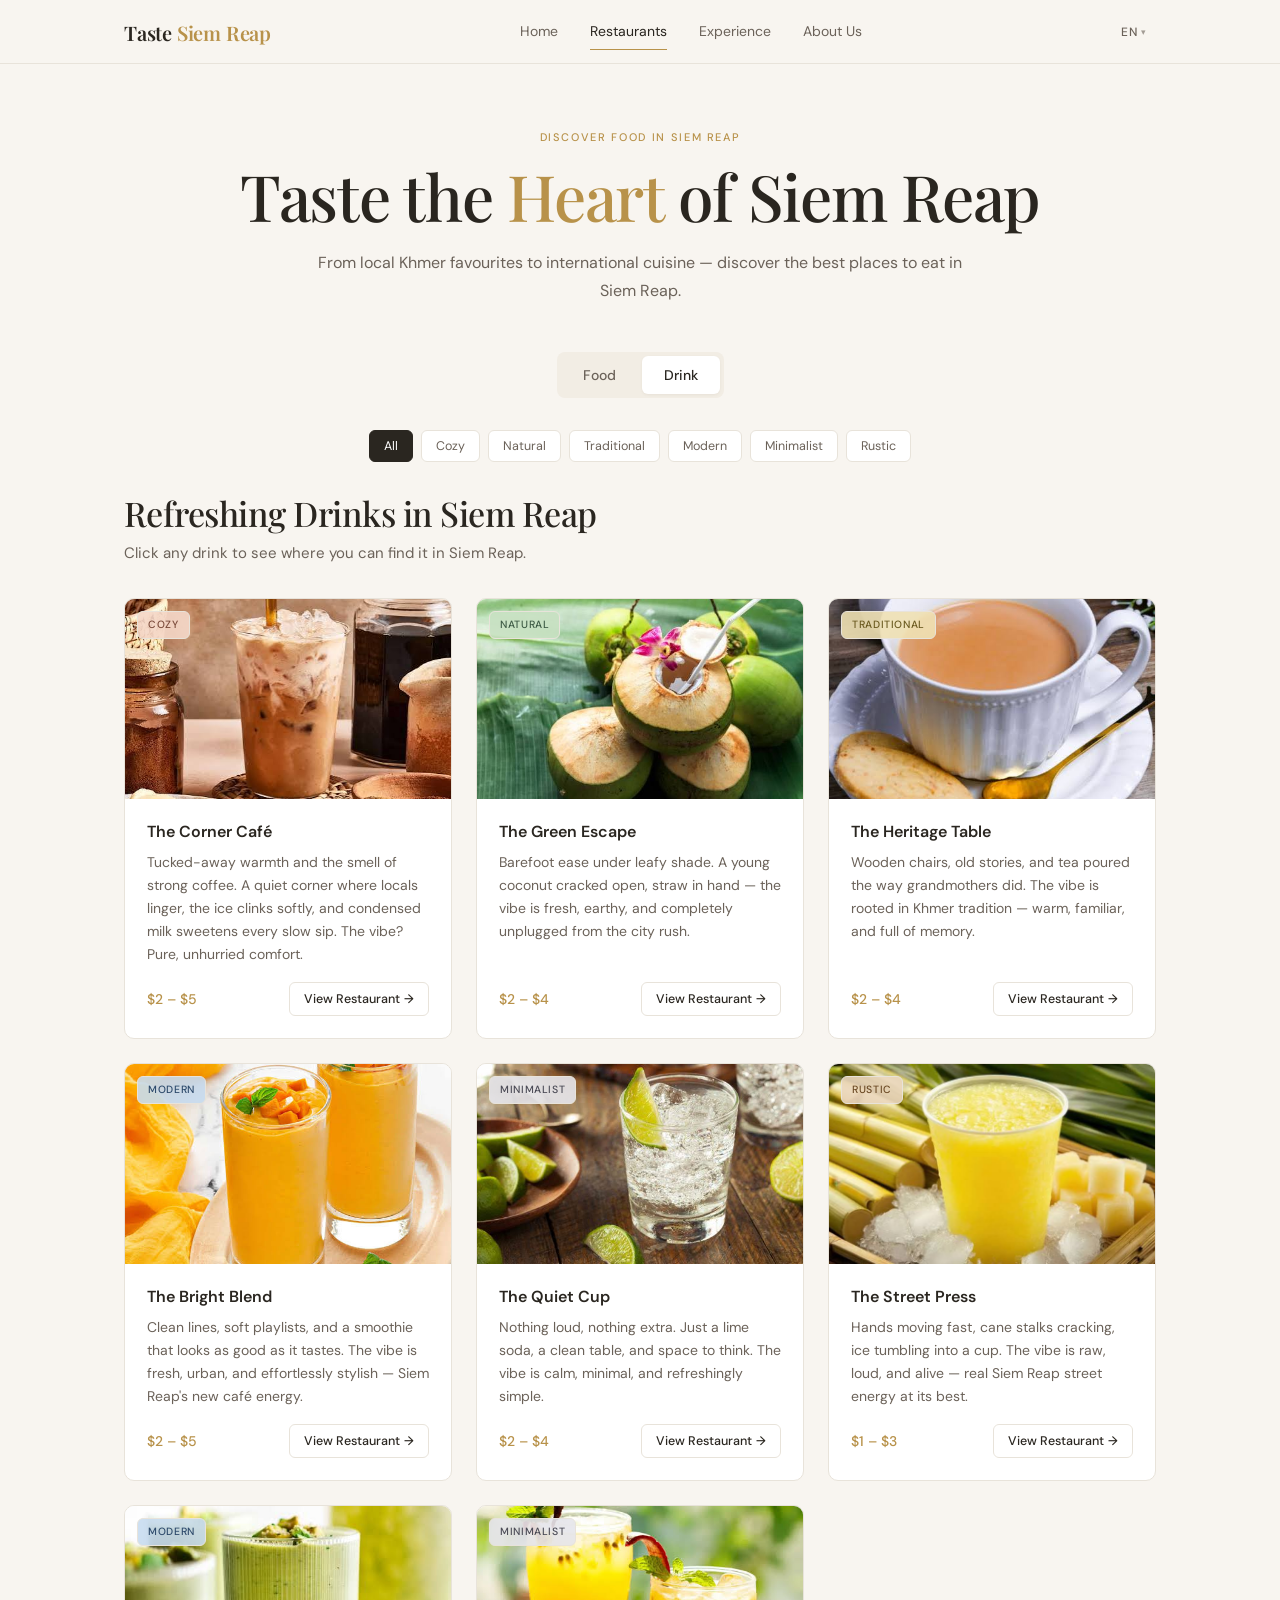
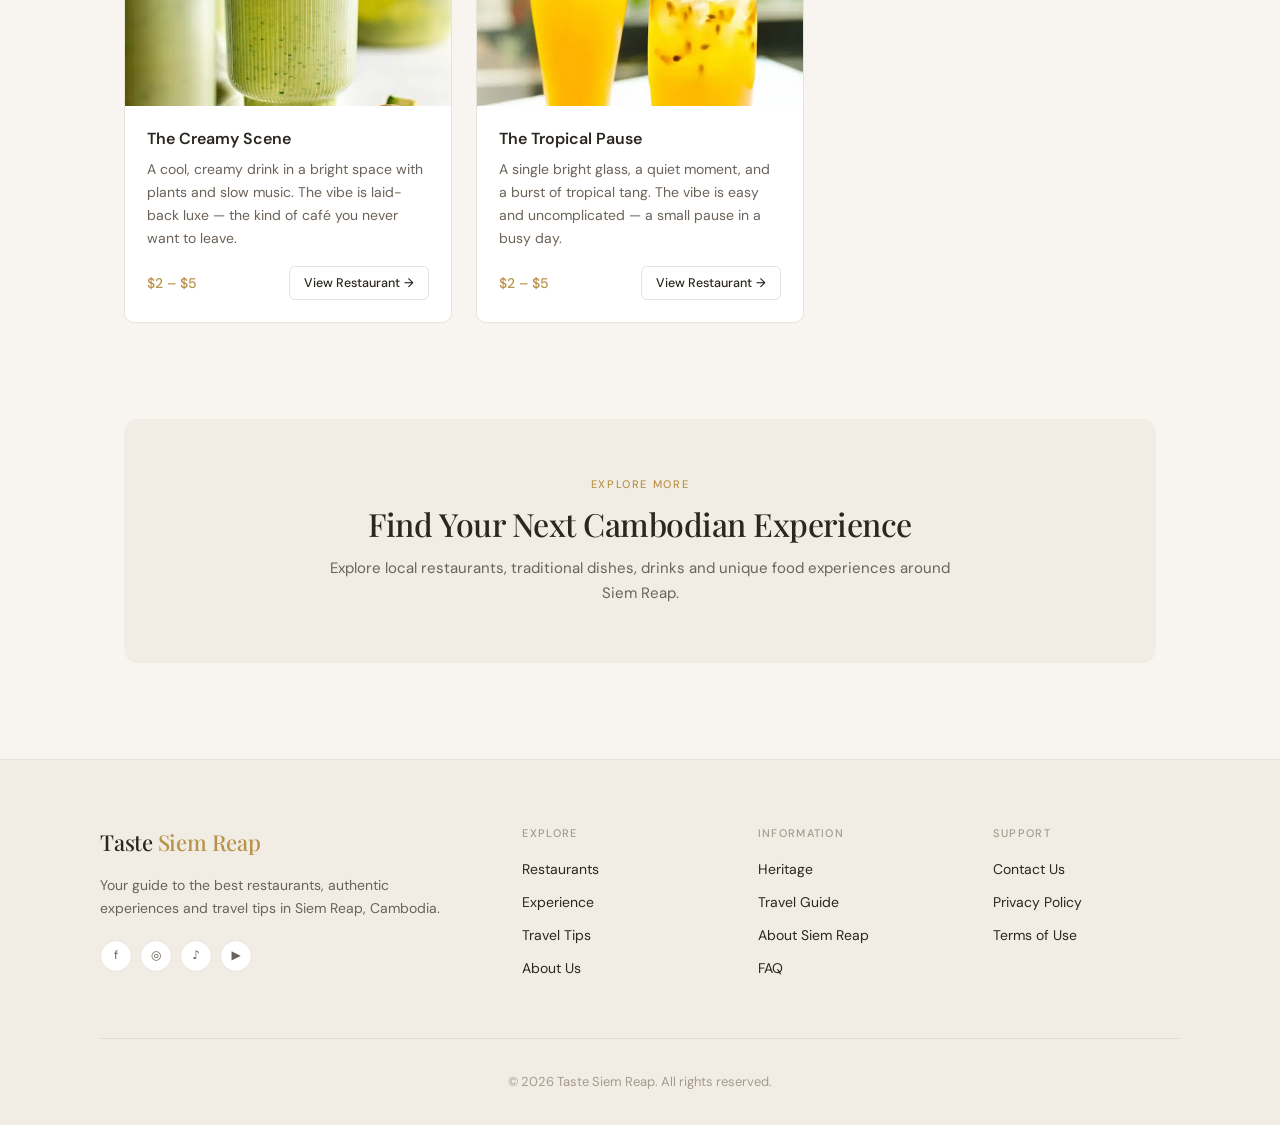
<file: res.html>
<!DOCTYPE html>
<html lang="en">
<head>
    <meta charset="UTF-8">
    <meta name="viewport" content="width=device-width, initial-scale=1.0, maximum-scale=5.0, viewport-fit=cover">
    <title>Taste Siem Reap | Food & Drinks</title>
    <link rel="preconnect" href="https://fonts.googleapis.com">
    <link rel="preconnect" href="https://fonts.gstatic.com" crossorigin>
    <link href="https://fonts.googleapis.com/css2?family=DM+Sans:wght@400;500;600&family=Playfair+Display:wght@500;600&display=swap" rel="stylesheet">
    <style>
        /* =====================================================
           WARM MINIMAL THEME
        ===================================================== */
        :root {
            --bg: #f8f5f0;
            --bg-alt: #f2ede4;
            --surface: #ffffff;

            --text: #2a2620;
            --muted: #6b6259;
            --muted-light: #a49a8e;

            --accent: #b8924a;
            --accent-soft: #e8dcc1;

            --line: #e8e3da;

            --font-sans: "DM Sans", system-ui, -apple-system, sans-serif;
            --font-serif: "Playfair Display", Georgia, serif;

            --container: 1080px;
            --gutter: 24px;
            --radius: 10px;

            --header-height: 64px;
        }

        * { margin: 0; padding: 0; box-sizing: border-box; }

        html { scroll-behavior: smooth; -webkit-text-size-adjust: 100%; }

        body {
            background: var(--bg);
            color: var(--text);
            font-family: var(--font-sans);
            font-size: 16px;
            line-height: 1.65;
            min-height: 100vh;
            min-height: 100dvh;
            overflow-x: hidden;
            -webkit-font-smoothing: antialiased;
            -moz-osx-font-smoothing: grayscale;
        }

        a { color: inherit; text-decoration: none; }
        button { font-family: inherit; cursor: pointer; border: none; background: none; }
        img { width: 100%; display: block; }

        /* =========================
           HEADER
        ========================= */
        header {
            position: sticky;
            top: 0;
            z-index: 1000;
            background: rgba(248, 245, 240, 0.92);
            backdrop-filter: blur(12px);
            -webkit-backdrop-filter: blur(12px);
            border-bottom: 1px solid var(--line);
        }

        .navbar {
            max-width: var(--container);
            margin: 0 auto;
            padding: 0 var(--gutter);
            height: var(--header-height);
            display: flex;
            align-items: center;
            justify-content: space-between;
            gap: 20px;
        }

        .logo {
            font-family: var(--font-serif);
            font-size: 20px;
            font-weight: 600;
            letter-spacing: -0.01em;
            color: var(--text);
            flex-shrink: 0;
            white-space: nowrap;
        }

        .logo span { color: var(--accent); }

        .nav-links {
            display: flex;
            align-items: center;
            gap: 32px;
            list-style: none;
        }

        .nav-links a {
            color: var(--muted);
            font-size: 14px;
            font-weight: 400;
            transition: color .2s ease;
            position: relative;
            white-space: nowrap;
        }

        .nav-links a:hover,
        .nav-links a.active { color: var(--text); }

        .nav-links a.active::after {
            content: "";
            position: absolute;
            left: 0;
            right: 0;
            bottom: -6px;
            height: 1px;
            background: var(--accent);
        }

        .nav-actions {
            display: flex;
            align-items: center;
            gap: 12px;
            flex-shrink: 0;
        }

        .language-wrapper { position: relative; }

        .language-btn {
            padding: 6px 10px;
            color: var(--muted);
            background: transparent;
            cursor: pointer;
            transition: color .2s ease;
            font-size: 12px;
            font-weight: 500;
            letter-spacing: 0.03em;
            border-radius: 6px;
            display: flex;
            align-items: center;
            gap: 4px;
        }

        .language-btn:hover { color: var(--text); }

        .language-btn::after {
            content: "▾";
            font-size: 9px;
            opacity: 0.6;
        }

        .language-menu {
            position: absolute;
            right: 0;
            top: calc(100% + 8px);
            min-width: 140px;
            padding: 6px;
            background: var(--surface);
            border: 1px solid var(--line);
            border-radius: 10px;
            box-shadow: 0 8px 24px rgba(60, 50, 40, 0.08);
            display: none;
            z-index: 100;
        }

        .language-menu.show { display: block; }

        .language-option {
            width: 100%;
            background: transparent;
            color: var(--muted);
            padding: 8px 10px;
            border-radius: 6px;
            text-align: left;
            cursor: pointer;
            font-size: 13px;
            transition: .15s ease;
        }

        .language-option:hover,
        .language-option.active {
            background: var(--bg-alt);
            color: var(--text);
        }

        .hamburger {
            display: none;
            flex-direction: column;
            gap: 4px;
            padding: 8px;
            cursor: pointer;
            background: transparent;
        }

        .hamburger span {
            display: block;
            width: 20px;
            height: 1.5px;
            background: var(--text);
            border-radius: 2px;
            transition: .3s ease;
        }

        .hamburger.active span:nth-child(1) { transform: rotate(45deg) translate(3px, 3px); }
        .hamburger.active span:nth-child(2) { opacity: 0; }
        .hamburger.active span:nth-child(3) { transform: rotate(-45deg) translate(3px, -3px); }

        .mobile-nav-overlay {
            display: none;
            position: fixed;
            top: var(--header-height);
            left: 0;
            right: 0;
            bottom: 0;
            background: var(--bg);
            z-index: 999;
            padding: 24px var(--gutter) 40px;
            overflow-y: auto;
        }

        .mobile-nav-overlay.open { display: block; }

        .mobile-nav-links {
            list-style: none;
            display: flex;
            flex-direction: column;
            gap: 4px;
        }

        .mobile-nav-links a {
            display: block;
            padding: 14px 0;
            color: var(--text);
            font-size: 16px;
            border-bottom: 1px solid var(--line);
        }

        .mobile-nav-links a.active { color: var(--accent); }

        /* =========================
           HERO
        ========================= */
        .hero {
            max-width: var(--container);
            margin: 0 auto;
            padding: 64px var(--gutter) 48px;
            text-align: center;
        }

        .eyebrow {
            color: var(--accent);
            text-transform: uppercase;
            letter-spacing: 0.15em;
            font-size: 11px;
            font-weight: 500;
            margin-bottom: 16px;
        }

        .hero h1 {
            font-family: var(--font-serif);
            font-size: clamp(34px, 6vw, 64px);
            line-height: 1.05;
            letter-spacing: -0.02em;
            font-weight: 500;
            max-width: 900px;
            margin: 0 auto;
            color: var(--text);
        }

        .hero h1 span { color: var(--accent); }

        .hero p {
            max-width: 680px;
            margin: 20px auto 0;
            color: var(--muted);
            font-size: 16px;
            line-height: 1.7;
        }

        /* =========================
           FOOD / DRINK SWITCH
        ========================= */
        .menu-switch {
            max-width: var(--container);
            margin: 0 auto 32px;
            padding: 0 var(--gutter);
            display: flex;
            justify-content: center;
        }

        .switch-box {
            display: inline-flex;
            padding: 4px;
            background: var(--bg-alt);
            border-radius: 8px;
            gap: 4px;
        }

        .switch-btn {
            background: transparent;
            color: var(--muted);
            padding: 10px 22px;
            border-radius: 6px;
            cursor: pointer;
            font-weight: 500;
            font-size: 14px;
            transition: .2s ease;
        }

        .switch-btn:hover { color: var(--text); }

        .switch-btn.active {
            background: var(--surface);
            color: var(--text);
            box-shadow: 0 1px 3px rgba(60, 50, 40, 0.06);
        }

        .switch-btn a { color: inherit; display: block; pointer-events: none; }

        /* =========================
           FILTERS
        ========================= */
        .filters {
            max-width: var(--container);
            margin: 0 auto;
            padding: 0 var(--gutter) 32px;
            display: flex;
            justify-content: center;
            flex-wrap: wrap;
            gap: 8px;
        }

        .filter-btn {
            border: 1px solid var(--line);
            background: var(--surface);
            color: var(--muted);
            padding: 7px 14px;
            border-radius: 6px;
            cursor: pointer;
            font-size: 12.5px;
            transition: .2s ease;
            white-space: nowrap;
        }

        .filter-btn:hover {
            border-color: var(--accent);
            color: var(--accent);
        }

        .filter-btn.active {
            background: var(--text);
            border-color: var(--text);
            color: var(--surface);
        }

        /* =========================
           FOOD GRID
        ========================= */
        .food-section {
            max-width: var(--container);
            margin: 0 auto;
            padding: 0 var(--gutter) 96px;
        }

        .section-heading {
            margin-bottom: 32px;
            max-width: 640px;
        }

        .section-heading h2 {
            font-family: var(--font-serif);
            font-size: clamp(26px, 3.4vw, 34px);
            line-height: 1.15;
            letter-spacing: -0.015em;
            font-weight: 500;
            color: var(--text);
            margin-bottom: 8px;
        }

        .section-heading p {
            color: var(--muted);
            font-size: 15px;
            line-height: 1.7;
        }

        .food-grid {
            display: grid;
            grid-template-columns: repeat(3, 1fr);
            gap: 24px;
        }

        .food-card {
            background: var(--surface);
            border: 1px solid var(--line);
            border-radius: var(--radius);
            overflow: hidden;
            transition: transform .2s ease, box-shadow .2s ease;
            display: flex;
            flex-direction: column;
        }

        .food-card:hover {
            transform: translateY(-3px);
            box-shadow: 0 12px 32px rgba(60, 50, 40, 0.06);
        }

        .food-image {
            height: 200px;
            overflow: hidden;
            position: relative;
            background: var(--bg-alt);
        }

        .food-image img {
            width: 100%;
            height: 100%;
            object-fit: cover;
            transition: transform .4s ease;
        }

        .food-card:hover .food-image img { transform: scale(1.04); }

        .food-tag {
            position: absolute;
            top: 12px;
            left: 12px;
            padding: 4px 10px;
            border-radius: 6px;
            background: rgba(255, 255, 255, 0.95);
            color: var(--text);
            font-size: 10.5px;
            font-weight: 500;
            text-transform: uppercase;
            letter-spacing: 0.06em;
            border: 1px solid var(--line);
        }

        .food-content {
            padding: 22px;
            display: flex;
            flex-direction: column;
            flex: 1;
        }

        .food-content h3 {
            font-family: var(--font-sans);
            font-size: 16px;
            font-weight: 600;
            margin-bottom: 8px;
            color: var(--text);
            line-height: 1.35;
        }

        .food-content p {
            color: var(--muted);
            font-size: 14px;
            line-height: 1.65;
            flex: 1;
            margin-bottom: 16px;
        }

        .food-bottom {
            display: flex;
            align-items: center;
            justify-content: space-between;
            gap: 10px;
            flex-wrap: wrap;
            margin-top: auto;
        }

        .price {
            color: var(--accent);
            font-weight: 500;
            font-size: 14px;
        }

        .view-food {
            border: 1px solid var(--line);
            color: var(--text);
            background: var(--surface);
            padding: 8px 14px;
            border-radius: 6px;
            cursor: pointer;
            font-size: 12.5px;
            font-weight: 500;
            transition: .2s ease;
            white-space: nowrap;
            display: inline-flex;
            align-items: center;
            gap: 4px;
        }

        .view-food:hover {
            border-color: var(--text);
            background: var(--bg-alt);
        }

        /* =========================
           FEATURED
        ========================= */
        .featured {
            max-width: var(--container);
            margin: 0 auto 96px;
            padding: 0 var(--gutter);
        }

        .featured-box {
            padding: 56px 48px;
            background: var(--bg-alt);
            border-radius: 14px;
            text-align: center;
        }

        .featured-box .eyebrow {
            margin-bottom: 12px;
        }

        .featured-box h2 {
            font-family: var(--font-serif);
            font-size: clamp(24px, 3.4vw, 32px);
            margin-bottom: 12px;
            color: var(--text);
            font-weight: 500;
            letter-spacing: -0.015em;
            line-height: 1.2;
        }

        .featured-box p {
            color: var(--muted);
            max-width: 620px;
            margin: 0 auto;
            font-size: 15px;
            line-height: 1.7;
        }

        /* =========================
           FOOTER
        ========================= */
        footer {
            border-top: 1px solid var(--line);
            padding: 64px var(--gutter) 32px;
            background: var(--bg-alt);
        }

        .footer-grid {
            max-width: var(--container);
            margin: 0 auto;
            display: grid;
            grid-template-columns: 2fr 1fr 1fr 1fr;
            gap: 48px;
            padding-bottom: 48px;
            border-bottom: 1px solid rgba(60, 50, 40, 0.08);
        }

        .footer-brand h2 {
            font-family: var(--font-serif);
            font-size: 22px;
            font-weight: 500;
            margin-bottom: 14px;
            color: var(--text);
            letter-spacing: -0.01em;
        }

        .footer-brand h2 span { color: var(--accent); }

        .footer-brand p {
            color: var(--muted);
            font-size: 14px;
            line-height: 1.65;
            max-width: 340px;
        }

        .socials {
            display: flex;
            gap: 8px;
            margin-top: 20px;
            flex-wrap: wrap;
        }

        .social {
            width: 32px;
            height: 32px;
            display: flex;
            align-items: center;
            justify-content: center;
            border: 1px solid var(--line);
            border-radius: 50%;
            color: var(--muted);
            background: var(--surface);
            font-size: 12px;
            transition: .2s ease;
        }

        .social:hover {
            color: var(--accent);
            border-color: var(--accent);
        }

        .footer-column h3 {
            color: var(--muted-light);
            font-size: 11px;
            letter-spacing: 0.12em;
            text-transform: uppercase;
            font-weight: 500;
            margin-bottom: 16px;
        }

        .footer-column a {
            display: block;
            color: var(--text);
            font-size: 14px;
            margin-bottom: 10px;
            transition: color .2s ease;
        }

        .footer-column a:hover { color: var(--accent); }

        .copyright {
            max-width: var(--container);
            margin: 32px auto 0;
            color: var(--muted-light);
            font-size: 13px;
            text-align: center;
        }

        /* =========================
           RESTAURANT MODAL
        ========================= */
        .restaurant-modal {
            position: fixed;
            inset: 0;
            z-index: 2000;
            display: none;
            align-items: center;
            justify-content: center;
            padding: 20px;
            background: rgba(42, 38, 32, 0.55);
            backdrop-filter: blur(6px);
            -webkit-backdrop-filter: blur(6px);
        }

        .restaurant-modal.show { display: flex; }

        .restaurant-modal-box {
            width: min(700px, 100%);
            max-height: 85vh;
            overflow-y: auto;
            background: var(--surface);
            border-radius: 14px;
            box-shadow: 0 30px 60px rgba(40, 32, 25, 0.25);
            animation: modalIn .25s ease;
        }

        @keyframes modalIn {
            from { opacity: 0; transform: translateY(15px) scale(.97); }
            to { opacity: 1; transform: translateY(0) scale(1); }
        }

        .restaurant-modal-head {
            position: sticky;
            top: 0;
            z-index: 2;
            display: flex;
            justify-content: space-between;
            align-items: flex-start;
            gap: 16px;
            padding: 24px 28px;
            background: var(--surface);
            border-bottom: 1px solid var(--line);
        }

        .restaurant-modal-head h2 {
            font-family: var(--font-serif);
            font-size: 22px;
            font-weight: 500;
            color: var(--text);
            letter-spacing: -0.01em;
        }

        .restaurant-modal-head p {
            color: var(--muted);
            font-size: 13px;
            margin-top: 4px;
        }

        .close-restaurant {
            flex: 0 0 auto;
            width: 32px;
            height: 32px;
            border-radius: 6px;
            border: none;
            background: transparent;
            color: var(--muted);
            font-size: 20px;
            cursor: pointer;
            transition: .2s ease;
            display: grid;
            place-items: center;
        }

        .close-restaurant:hover {
            background: var(--bg-alt);
            color: var(--text);
        }

        .restaurant-list {
            padding: 16px 28px 28px;
            display: grid;
            gap: 8px;
        }

        .restaurant-item {
            display: flex;
            justify-content: space-between;
            align-items: center;
            gap: 15px;
            padding: 16px;
            border-radius: 10px;
            background: var(--bg-alt);
            transition: .2s ease;
            flex-wrap: wrap;
        }

        .restaurant-item:hover {
            background: #ebe5d9;
        }

        .restaurant-info h3 {
            font-family: var(--font-sans);
            font-size: 15px;
            font-weight: 600;
            margin-bottom: 4px;
            color: var(--text);
        }

        .restaurant-location {
            color: var(--muted);
            font-size: 12.5px;
        }

        .restaurant-location::before {
            content: "📍";
            margin-right: 4px;
        }

        .restaurant-rating {
            text-align: right;
            white-space: nowrap;
        }

        .stars {
            color: var(--accent);
            letter-spacing: 2px;
            font-size: 13px;
        }

        .rating-number {
            color: var(--muted-light);
            font-size: 11.5px;
            margin-top: 2px;
        }

        .map-btn {
            display: inline-block;
            margin-top: 8px;
            color: var(--accent);
            font-size: 12px;
            border-bottom: 1px solid rgba(184, 146, 74, 0.35);
        }

        .map-btn:hover { color: var(--text); }

        /* =====================================================
           RESPONSIVE
        ===================================================== */
        @media (max-width: 1024px) {
            .food-grid { grid-template-columns: repeat(2, 1fr); }
            .footer-grid { grid-template-columns: 1fr 1fr; gap: 40px; }
        }

        @media (max-width: 768px) {
            :root { --header-height: 58px; }

            .nav-links { display: none; }
            .hamburger { display: flex; }

            .hero { padding: 48px var(--gutter) 32px; }
            .hero h1 { font-size: 34px; }

            .section-heading { margin-bottom: 24px; }
            .food-grid { grid-template-columns: 1fr; gap: 16px; }
            .food-image { height: 180px; }

            .featured-box { padding: 40px 24px; }

            .restaurant-item { flex-direction: column; align-items: flex-start; }
            .restaurant-rating { text-align: left; width: 100%; }

            .footer-grid { grid-template-columns: 1fr; gap: 32px; }
        }

        @media (max-width: 480px) {
            :root { --gutter: 20px; }

            .hero h1 { font-size: 28px; }
            .hero p { font-size: 15px; }

            .switch-btn { padding: 9px 18px; font-size: 13px; }
            .filter-btn { font-size: 11.5px; padding: 6px 12px; }

            .food-content { padding: 20px; }
            .food-content h3 { font-size: 15.5px; }
            .food-content p { font-size: 13.5px; }

            .restaurant-modal-head { padding: 18px 20px; }
            .restaurant-list { padding: 12px 20px 20px; }
        }

        @media (prefers-reduced-motion: reduce) {
            *, *::before, *::after {
                animation-duration: 0.01ms !important;
                transition-duration: 0.01ms !important;
            }
            html { scroll-behavior: auto; }
        }

        /* ===== SECTION TOGGLE (Food / Drinks) ===== */
        .section-panel { display: none; }
        .section-panel.active { display: block; }

        /* ===== DRINK TAG COLORS (soft pastel pills) ===== */
        .drink-tag-natural { background: rgba(200, 225, 195, 0.9); color: #3d5a45; }
        .drink-tag-tropical { background: rgba(250, 225, 185, 0.9); color: #7a5a20; }
        .drink-tag-refreshing { background: rgba(200, 230, 235, 0.9); color: #2a5a68; }
        .drink-tag-smoothie { background: rgba(225, 210, 240, 0.9); color: #5a3d78; }
        .drink-tag-cozy { background: rgba(245, 215, 200, 0.9); color: #7a4a3a; }
        .drink-tag-traditional { background: rgba(240, 225, 180, 0.9); color: #6b5a20; }
        .drink-tag-modern { background: rgba(200, 220, 240, 0.9); color: #2d4a6b; }
        .drink-tag-minimalist { background: rgba(230, 230, 235, 0.9); color: #4a4a55; }
        .drink-tag-rustic { background: rgba(235, 215, 190, 0.9); color: #6b4a25; }

        .hidden { display: none !important; }
        .text-center { text-align: center; }
        .w-full { width: 100%; }
    </style>
    <link rel="stylesheet" href="site-header.css">
</head>

<body>

<!-- HEADER -->
<header class="site-header">
    <nav class="navbar">
        <a href="index.html" class="logo">
            Taste <span>Siem Reap</span>
        </a>

        <ul class="nav-links">
            <li><a href="index.html" data-i18n="navHome">Home</a></li>
            <li><a href="res.html" class="active" data-i18n="navRestaurants">Restaurants</a></li>
            <li><a href="experience.html" data-i18n="navExperience">Experience</a></li>
            <li><a href="Aboutus.html" data-i18n="navAbout">About Us</a></li>
        </ul>

        <div class="nav-actions">
            <div class="language-wrapper" id="languageWrapper">
                <button class="language-btn" id="languageButton" type="button" aria-label="Language">
                    <span id="currentLanguage">EN</span>
                </button>
                <div class="language-menu" id="languageMenu">
                    <button class="language-option active" data-language="en" type="button">🇬🇧 English</button>
                    <button class="language-option" data-language="zh" type="button">🇨🇳 中文</button>
                    <button class="language-option" data-language="km" type="button">🇰🇭 ខ្មែរ</button>
                </div>
            </div>

            <button class="hamburger" id="hamburger" type="button" aria-label="Toggle menu">
                <span></span><span></span><span></span>
            </button>
        </div>
    </nav>
</header>

<!-- MOBILE NAV -->
<div class="mobile-nav-overlay" id="mobileNav">
    <ul class="mobile-nav-links">
        <li><a href="index.html" data-i18n="navHome">Home</a></li>
        <li><a href="res.html" class="active" data-i18n="navRestaurants">Restaurants</a></li>
        <li><a href="experience.html" data-i18n="navExperience">Experience</a></li>
        <li><a href="Aboutus.html" data-i18n="navAbout">About Us</a></li>
    </ul>
</div>

<!-- HERO -->
<section class="hero">
    <div class="eyebrow" data-i18n="eyebrow">Discover Food in Siem Reap</div>
    <h1 data-i18n="heroTitle">Taste the <span>Heart</span> of Siem Reap</h1>
    <p data-i18n="heroText">From local Khmer favourites to international cuisine — discover the best places to eat in Siem Reap.</p>
</section>

<!-- SWITCH -->
<div class="menu-switch">
    <div class="switch-box">
        <button class="switch-btn" id="btnFood" type="button">
            <span data-i18n="food">Food</span>
        </button>
        <button class="switch-btn active" id="btnDrink" type="button">
            <span data-i18n="drink">Drink</span>
        </button>
    </div>
</div>

<!-- FOOD PANEL -->
<div id="panelFood" class="section-panel">
    <div class="filters">
        <button class="filter-btn active" data-filter="all" data-i18n="all">All</button>
        <button class="filter-btn" data-filter="main" data-i18n="mainDishes">Main Dishes</button>
        <button class="filter-btn" data-filter="noodle" data-i18n="noodles">Noodles</button>
        <button class="filter-btn" data-filter="rice" data-i18n="rice">Rice</button>
        <button class="filter-btn" data-filter="snack" data-i18n="snacks">Snacks</button>
    </div>

    <section class="food-section">
        <div class="section-heading">
            <h2 data-i18n="popularFood">Popular Cambodian Food</h2>
            <p data-i18n="popularFoodText">Find restaurants serving your favorite dishes.</p>
        </div>

        <div class="food-grid">
            <article class="food-card" data-category="main">
                <div class="food-image">
                    <img src="fishamok.jpg" alt="Fish Amok" loading="lazy">
                    <span class="food-tag" data-i18n="traditional">Traditional</span>
                </div>
                <div class="food-content">
                    <h3>Fish Amok</h3>
                    <p data-i18n="fishAmokText">A classic Cambodian dish made with fish, coconut milk, kroeung and fragrant spices.</p>
                    <div class="food-bottom">
                        <span class="price">$6 – $12</span>
                        <button type="button" class="view-food restaurant-trigger" data-food="fish-amok">
                            <span data-i18n="viewRestaurant">View Restaurant</span> →
                        </button>
                    </div>
                </div>
            </article>

            <article class="food-card" data-category="main">
                <div class="food-image">
                    <img src="loklak.jpg" alt="Beef Lok Lak" loading="lazy">
                    <span class="food-tag" data-i18n="popular">Popular</span>
                </div>
                <div class="food-content">
                    <h3>Beef Lok Lak</h3>
                    <p data-i18n="lokLakText">Tender beef served with fresh vegetables, rice and the famous Cambodian pepper-lime sauce.</p>
                    <div class="food-bottom">
                        <span class="price">$5 – $10</span>
                        <button type="button" class="view-food restaurant-trigger" data-food="lok-lak">
                            <span data-i18n="viewRestaurant">View Restaurant</span> →
                        </button>
                    </div>
                </div>
            </article>

            <article class="food-card" data-category="noodle">
                <div class="food-image">
                    <img src="nombachjok.jpg" alt="Nom Banh Chok" loading="lazy">
                    <span class="food-tag" data-i18n="breakfast">Breakfast</span>
                </div>
                <div class="food-content">
                    <h3>Nom Banh Chok</h3>
                    <p data-i18n="nomBanhChokText">Cambodian rice noodles served with a fresh fish-based green curry and vegetables.</p>
                    <div class="food-bottom">
                        <span class="price">$2 – $6</span>
                        <button type="button" class="view-food restaurant-trigger" data-food="nom-banh-chok">
                            <span data-i18n="viewRestaurant">View Restaurant</span> →
                        </button>
                    </div>
                </div>
            </article>

            <article class="food-card" data-category="rice">
                <div class="food-image">
                    <img src="bay.jpg" alt="Bai Sach Chrouk" loading="lazy">
                    <span class="food-tag" data-i18n="breakfast">Breakfast</span>
                </div>
                <div class="food-content">
                    <h3>Bai Sach Chrouk</h3>
                    <p data-i18n="baiSachText">Grilled pork marinated in garlic and coconut milk served with fragrant steamed rice.</p>
                    <div class="food-bottom">
                        <span class="price">$2 – $6</span>
                        <button type="button" class="view-food restaurant-trigger" data-food="bai-sach-chrouk">
                            <span data-i18n="viewRestaurant">View Restaurant</span> →
                        </button>
                    </div>
                </div>
            </article>

            <article class="food-card" data-category="main">
                <div class="food-image">
                    <img src="carry.jpg" alt="Khmer Red Curry" loading="lazy">
                    <span class="food-tag" data-i18n="traditional">Traditional</span>
                </div>
                <div class="food-content">
                    <h3>Khmer Red Curry</h3>
                    <p data-i18n="khmerCurryText">A rich Cambodian curry prepared with coconut milk, kroeung, vegetables and meat.</p>
                    <div class="food-bottom">
                        <span class="price">$5 – $11</span>
                        <button type="button" class="view-food restaurant-trigger" data-food="khmer-curry">
                            <span data-i18n="viewRestaurant">View Restaurant</span> →
                        </button>
                    </div>
                </div>
            </article>

            <article class="food-card" data-category="snack">
                <div class="food-image">
                    <img src="lolo.jpg" alt="Grilled Skewers" loading="lazy">
                    <span class="food-tag" data-i18n="streetFood">Street Food</span>
                </div>
                <div class="food-content">
                    <h3>Grilled Skewers</h3>
                    <p data-i18n="skewersText">Delicious Cambodian-style grilled meat skewers commonly enjoyed as a street food snack.</p>
                    <div class="food-bottom">
                        <span class="price">$1 – $5</span>
                        <button type="button" class="view-food restaurant-trigger" data-food="grilled-skewers">
                            <span data-i18n="viewRestaurant">View Restaurant</span> →
                        </button>
                    </div>
                </div>
            </article>

            <article class="food-card" data-category="main">
                <div class="food-image">
                    <img src="prhok.jpg" alt="Prahok Ktis" loading="lazy">
                    <span class="food-tag" data-i18n="traditional">Traditional</span>
                </div>
                <div class="food-content">
                    <h3>Prahok Ktis</h3>
                    <p data-i18n="prahokText">A creamy Cambodian dip made with fermented fish, coconut milk, pork and aromatic kroeung.</p>
                    <div class="food-bottom">
                        <span class="price">$4 – $9</span>
                        <button type="button" class="view-food restaurant-trigger" data-food="prahok-ktis">
                            <span data-i18n="viewRestaurant">View Restaurant</span> →
                        </button>
                    </div>
                </div>
            </article>

            <article class="food-card" data-category="snack">
                <div class="food-image">
                    <img src="nam.jpg" alt="Fresh Spring Rolls" loading="lazy">
                    <span class="food-tag" data-i18n="fresh">Fresh</span>
                </div>
                <div class="food-content">
                    <h3>Fresh Spring Rolls</h3>
                    <p data-i18n="springRollsText">Fresh vegetables, herbs and noodles wrapped in soft rice paper and served with dipping sauce.</p>
                    <div class="food-bottom">
                        <span class="price">$3 – $7</span>
                        <button type="button" class="view-food restaurant-trigger" data-food="spring-rolls">
                            <span data-i18n="viewRestaurant">View Restaurant</span> →
                        </button>
                    </div>
                </div>
            </article>
        </div>
    </section>
</div>

<!-- DRINK PANEL -->
<div id="panelDrink" class="section-panel active">

    <div class="filters">
        <button class="filter-btn active" data-filter="all" data-i18n="filterAll">All</button>
        <button class="filter-btn" data-filter="cozy" data-i18n="filterCozy">Cozy</button>
        <button class="filter-btn" data-filter="natural" data-i18n="filterNatural">Natural</button>
        <button class="filter-btn" data-filter="traditional" data-i18n="filterTraditional">Traditional</button>
        <button class="filter-btn" data-filter="modern" data-i18n="filterModern">Modern</button>
        <button class="filter-btn" data-filter="minimalist" data-i18n="filterMinimalist">Minimalist</button>
        <button class="filter-btn" data-filter="rustic" data-i18n="filterRustic">Rustic</button>
    </div>

    <section class="food-section">
        <div class="section-heading">
            <h2 data-i18n="refreshingDrinks">Refreshing Drinks in Siem Reap</h2>
            <p data-i18n="refreshingDrinksText">Click any drink to see where you can find it in Siem Reap.</p>
        </div>

        <div class="food-grid">
            <article class="food-card" data-category="cozy">
                <div class="food-image">
                    <img src="cofe.jpg" alt="The Corner Café" loading="lazy">
                    <span class="food-tag drink-tag-cozy" data-i18n="tagCozy">Cozy</span>
                </div>
                <div class="food-content">
                    <h3 data-i18n="drinkCoffee">The Corner Café</h3>
                    <p data-i18n="drinkCoffeeDesc">Tucked-away warmth and the smell of strong coffee. A quiet corner where locals linger, the ice clinks softly, and condensed milk sweetens every slow sip. The vibe? Pure, unhurried comfort.</p>
                    <div class="food-bottom">
                        <span class="price">$2 – $5</span>
                        <button type="button" class="view-food restaurant-trigger" data-drink="khmer-coffee">
                            <span data-i18n="viewRestaurant">View Restaurant</span> →
                        </button>
                    </div>
                </div>
            </article>

            <article class="food-card" data-category="natural">
                <div class="food-image">
                    <img src="coco.jpg" alt="The Green Escape" loading="lazy">
                    <span class="food-tag drink-tag-natural" data-i18n="tagNatural">Natural</span>
                </div>
                <div class="food-content">
                    <h3 data-i18n="drinkCoconut">The Green Escape</h3>
                    <p data-i18n="drinkCoconutDesc">Barefoot ease under leafy shade. A young coconut cracked open, straw in hand — the vibe is fresh, earthy, and completely unplugged from the city rush.</p>
                    <div class="food-bottom">
                        <span class="price">$2 – $4</span>
                        <button type="button" class="view-food restaurant-trigger" data-drink="fresh-coconut">
                            <span data-i18n="viewRestaurant">View Restaurant</span> →
                        </button>
                    </div>
                </div>
            </article>

            <article class="food-card" data-category="traditional">
                <div class="food-image">
                    <img src="milktea.jpg" alt="The Heritage Table" loading="lazy">
                    <span class="food-tag drink-tag-traditional" data-i18n="tagTraditional">Traditional</span>
                </div>
                <div class="food-content">
                    <h3 data-i18n="drinkTea">The Heritage Table</h3>
                    <p data-i18n="drinkTeaDesc">Wooden chairs, old stories, and tea poured the way grandmothers did. The vibe is rooted in Khmer tradition — warm, familiar, and full of memory.</p>
                    <div class="food-bottom">
                        <span class="price">$2 – $4</span>
                        <button type="button" class="view-food restaurant-trigger" data-drink="cambodian-tea">
                            <span data-i18n="viewRestaurant">View Restaurant</span> →
                        </button>
                    </div>
                </div>
            </article>

            <article class="food-card" data-category="modern">
                <div class="food-image">
                    <img src="mango.jpg" alt="The Bright Blend" loading="lazy">
                    <span class="food-tag drink-tag-modern" data-i18n="tagModern">Modern</span>
                </div>
                <div class="food-content">
                    <h3 data-i18n="drinkMango">The Bright Blend</h3>
                    <p data-i18n="drinkMangoDesc">Clean lines, soft playlists, and a smoothie that looks as good as it tastes. The vibe is fresh, urban, and effortlessly stylish — Siem Reap's new café energy.</p>
                    <div class="food-bottom">
                        <span class="price">$2 – $5</span>
                        <button type="button" class="view-food restaurant-trigger" data-drink="mango-smoothie">
                            <span data-i18n="viewRestaurant">View Restaurant</span> →
                        </button>
                    </div>
                </div>
            </article>

            <article class="food-card" data-category="minimalist">
                <div class="food-image">
                    <img src="lemon.jpg" alt="The Quiet Cup" loading="lazy">
                    <span class="food-tag drink-tag-minimalist" data-i18n="tagMinimalist">Minimalist</span>
                </div>
                <div class="food-content">
                    <h3 data-i18n="drinkLime">The Quiet Cup</h3>
                    <p data-i18n="drinkLimeDesc">Nothing loud, nothing extra. Just a lime soda, a clean table, and space to think. The vibe is calm, minimal, and refreshingly simple.</p>
                    <div class="food-bottom">
                        <span class="price">$2 – $4</span>
                        <button type="button" class="view-food restaurant-trigger" data-drink="lime-soda">
                            <span data-i18n="viewRestaurant">View Restaurant</span> →
                        </button>
                    </div>
                </div>
            </article>

            <article class="food-card" data-category="rustic">
                <div class="food-image">
                    <img src="pov.jpg" alt="The Street Press" loading="lazy">
                    <span class="food-tag drink-tag-rustic" data-i18n="tagRustic">Rustic</span>
                </div>
                <div class="food-content">
                    <h3 data-i18n="drinkSugarCane">The Street Press</h3>
                    <p data-i18n="drinkSugarCaneDesc">Hands moving fast, cane stalks cracking, ice tumbling into a cup. The vibe is raw, loud, and alive — real Siem Reap street energy at its best.</p>
                    <div class="food-bottom">
                        <span class="price">$1 – $3</span>
                        <button type="button" class="view-food restaurant-trigger" data-drink="sugar-cane">
                            <span data-i18n="viewRestaurant">View Restaurant</span> →
                        </button>
                    </div>
                </div>
            </article>

            <article class="food-card" data-category="modern">
                <div class="food-image">
                    <img src="ahvocado.jpg" alt="The Creamy Scene" loading="lazy">
                    <span class="food-tag drink-tag-modern" data-i18n="tagModern">Modern</span>
                </div>
                <div class="food-content">
                    <h3 data-i18n="drinkAvocado">The Creamy Scene</h3>
                    <p data-i18n="drinkAvocadoDesc">A cool, creamy drink in a bright space with plants and slow music. The vibe is laid-back luxe — the kind of café you never want to leave.</p>
                    <div class="food-bottom">
                        <span class="price">$2 – $5</span>
                        <button type="button" class="view-food restaurant-trigger" data-drink="avocado-smoothie">
                            <span data-i18n="viewRestaurant">View Restaurant</span> →
                        </button>
                    </div>
                </div>
            </article>

            <article class="food-card" data-category="minimalist">
                <div class="food-image">
                    <img src="pas.jpg" alt="The Tropical Pause" loading="lazy">
                    <span class="food-tag drink-tag-minimalist" data-i18n="tagMinimalist">Minimalist</span>
                </div>
                <div class="food-content">
                    <h3 data-i18n="drinkPassion">The Tropical Pause</h3>
                    <p data-i18n="drinkPassionDesc">A single bright glass, a quiet moment, and a burst of tropical tang. The vibe is easy and uncomplicated — a small pause in a busy day.</p>
                    <div class="food-bottom">
                        <span class="price">$2 – $5</span>
                        <button type="button" class="view-food restaurant-trigger" data-drink="passion-fruit">
                            <span data-i18n="viewRestaurant">View Restaurant</span> →
                        </button>
                    </div>
                </div>
            </article>
        </div>
    </section>
</div>

<!-- FEATURED -->
<section class="featured">
    <div class="featured-box">
        <div class="eyebrow" data-i18n="exploreMore">Explore More</div>
        <h2 data-i18n="featuredTitle">Find Your Next Cambodian Experience</h2>
        <p data-i18n="featuredText">Explore local restaurants, traditional dishes, drinks and unique food experiences around Siem Reap.</p>
    </div>
</section>

<!-- RESTAURANT MODAL -->
<div class="restaurant-modal" id="restaurantModal" aria-hidden="true">
    <div class="restaurant-modal-box" role="dialog" aria-modal="true" aria-labelledby="restaurantModalTitle">
        <div class="restaurant-modal-head">
            <div>
                <h2 id="restaurantModalTitle">Restaurants to Try</h2>
                <p id="restaurantModalSubtitle">Places in Siem Reap where you can find this.</p>
            </div>
            <button type="button" class="close-restaurant" id="closeRestaurant" aria-label="Close">×</button>
        </div>
        <div class="restaurant-list" id="restaurantList"></div>
    </div>
</div>

<!-- FOOTER -->
<footer>
    <div class="footer-grid">
        <div class="footer-brand">
            <h2>Taste <span>Siem Reap</span></h2>
            <p data-i18n="footerDescription">Your guide to the best restaurants, authentic experiences and travel tips in Siem Reap, Cambodia.</p>
            <div class="socials">
                <span class="social">f</span>
                <span class="social">◎</span>
                <span class="social">♪</span>
                <span class="social">▶</span>
            </div>
        </div>

        <div class="footer-column">
            <h3 data-i18n="exploreFooter">EXPLORE</h3>
            <a href="res.html" data-i18n="navRestaurants">Restaurants</a>
            <a href="experience.html" data-i18n="navExperience">Experience</a>
            <a href="tip.html" data-i18n="travelTips">Travel Tips</a>
            <a href="Aboutus.html" data-i18n="navAbout">About Us</a>
        </div>

        <div class="footer-column">
            <h3 data-i18n="informationFooter">INFORMATION</h3>
            <a href="hari.html" data-i18n="heritage">Heritage</a>
            <a href="tvr.html" data-i18n="travelGuide">Travel Guide</a>
            <a href="abtsr.html" data-i18n="aboutSiemReap">About Siem Reap</a>
            <a href="faq.html" data-i18n="faq">FAQ</a>
        </div>

        <div class="footer-column">
            <h3 data-i18n="supportFooter">SUPPORT</h3>
            <a href="contactus.html" data-i18n="contactUs">Contact Us</a>
            <a href="prv.html" data-i18n="privacy">Privacy Policy</a>
            <a href="tou.html" data-i18n="terms">Terms of Use</a>
        </div>
    </div>

    <div class="copyright" data-i18n="copyright">
        © 2026 Taste Siem Reap. All rights reserved.
    </div>
</footer>

<script>
    const translations = {
        en: {
            navHome: "Home", navRestaurants: "Restaurants", navExperience: "Experience", navAbout: "About Us",
            eyebrow: "Discover Food in Siem Reap",
            heroTitle: 'Taste the <span>Heart</span> of Siem Reap',
            heroText: "From local Khmer favourites to international cuisine — discover the best places to eat in Siem Reap.",
            food: "Food", drink: "Drink",
            all: "All", mainDishes: "Main Dishes", noodles: "Noodles", rice: "Rice", snacks: "Snacks",
            popularFood: "Popular Cambodian Food",
            popularFoodText: "Find restaurants serving your favorite dishes.",
            traditional: "Traditional", popular: "Popular", breakfast: "Breakfast",
            streetFood: "Street Food", fresh: "Fresh",
            fishAmokText: "A classic Cambodian dish made with fish, coconut milk, kroeung and fragrant spices.",
            lokLakText: "Tender beef served with fresh vegetables, rice and the famous Cambodian pepper-lime sauce.",
            nomBanhChokText: "Cambodian rice noodles served with a fresh fish-based green curry and vegetables.",
            baiSachText: "Grilled pork marinated in garlic and coconut milk served with fragrant steamed rice.",
            khmerCurryText: "A rich Cambodian curry prepared with coconut milk, kroeung, vegetables and meat.",
            skewersText: "Delicious Cambodian-style grilled meat skewers commonly enjoyed as a street food snack.",
            prahokText: "A creamy Cambodian dip made with fermented fish, coconut milk, pork and aromatic kroeung.",
            springRollsText: "Fresh vegetables, herbs and noodles wrapped in soft rice paper and served with dipping sauce.",
            viewRestaurant: "View Restaurant",
            exploreMore: "Explore More",
            featuredTitle: "Find Your Next Cambodian Experience",
            featuredText: "Explore local restaurants, traditional dishes, drinks and unique food experiences around Siem Reap.",
            restaurantsToTry: "Restaurants to Try",
            placesForDish: "Places in Siem Reap where you can find this.",
            viewMaps: "View on Google Maps →",
            fishAmokTitle: "Fish Amok Restaurants",
            fishAmokSubtitle: "Restaurants in Siem Reap where you can try Fish Amok.",
            lokLakTitle: "Beef Lok Lak Restaurants",
            lokLakSubtitle: "Restaurants in Siem Reap where you can try Beef Lok Lak.",
            nomBanhChokTitle: "Nom Banh Chok Restaurants",
            nomBanhChokSubtitle: "Places to find traditional Cambodian noodles.",
            baiSachTitle: "Bai Sach Chrouk Restaurants",
            baiSachSubtitle: "Places to enjoy Cambodian grilled pork and rice.",
            khmerCurryTitle: "Khmer Curry Restaurants",
            khmerCurrySubtitle: "Restaurants serving traditional Cambodian curry.",
            skewersTitle: "Grilled Skewer Restaurants",
            skewersSubtitle: "Places around Siem Reap for grilled street-food style skewers.",
            prahokTitle: "Prahok Ktis Restaurants",
            prahokSubtitle: "Places where you can experience traditional Prahok Ktis.",
            springRollsTitle: "Fresh Spring Roll Restaurants",
            springRollsSubtitle: "Places serving fresh Cambodian-style spring rolls.",
            filterAll: "All", filterCozy: "Cozy", filterNatural: "Natural", filterTraditional: "Traditional",
            filterModern: "Modern", filterMinimalist: "Minimalist", filterRustic: "Rustic",
            refreshingDrinks: "Refreshing Drinks in Siem Reap",
            refreshingDrinksText: "Click any drink to see where you can find it in Siem Reap.",
            tagCozy: "Cozy", tagNatural: "Natural", tagTraditional: "Traditional",
            tagModern: "Modern", tagMinimalist: "Minimalist", tagRustic: "Rustic",
            drinkCoffee: "The Corner Café",
            drinkCoffeeDesc: "Tucked-away warmth and the smell of strong coffee. A quiet corner where locals linger, the ice clinks softly, and condensed milk sweetens every slow sip. The vibe? Pure, unhurried comfort.",
            drinkTea: "The Heritage Table",
            drinkTeaDesc: "Wooden chairs, old stories, and tea poured the way grandmothers did. The vibe is rooted in Khmer tradition — warm, familiar, and full of memory.",
            drinkSugarCane: "The Street Press",
            drinkSugarCaneDesc: "Hands moving fast, cane stalks cracking, ice tumbling into a cup. The vibe is raw, loud, and alive — real Siem Reap street energy at its best.",
            drinkCoconut: "The Green Escape",
            drinkCoconutDesc: "Barefoot ease under leafy shade. A young coconut cracked open, straw in hand — the vibe is fresh, earthy, and completely unplugged from the city rush.",
            drinkMango: "The Bright Blend",
            drinkMangoDesc: "Clean lines, soft playlists, and a smoothie that looks as good as it tastes. The vibe is fresh, urban, and effortlessly stylish — Siem Reap's new café energy.",
            drinkPassion: "The Tropical Pause",
            drinkPassionDesc: "A single bright glass, a quiet moment, and a burst of tropical tang. The vibe is easy and uncomplicated — a small pause in a busy day.",
            drinkLime: "The Quiet Cup",
            drinkLimeDesc: "Nothing loud, nothing extra. Just a lime soda, a clean table, and space to think. The vibe is calm, minimal, and refreshingly simple.",
            drinkAvocado: "The Creamy Scene",
            drinkAvocadoDesc: "A cool, creamy drink in a bright space with plants and slow music. The vibe is laid-back luxe — the kind of café you never want to leave.",
            viewMap: "View on Google Maps →",
            footerDescription: "Your guide to the best restaurants, authentic experiences and travel tips in Siem Reap, Cambodia.",
            exploreFooter: "EXPLORE", informationFooter: "INFORMATION", supportFooter: "SUPPORT",
            heritage: "Heritage", travelGuide: "Travel Guide", aboutSiemReap: "About Siem Reap",
            faq: "FAQ", contactUs: "Contact Us", privacy: "Privacy Policy", terms: "Terms of Use",
            travelTips: "Travel Tips",
            copyright: "© 2026 Taste Siem Reap. All rights reserved."
        },
        zh: {
            navHome: "首页", navRestaurants: "餐厅", navExperience: "体验", navAbout: "关于我们",
            eyebrow: "探索暹粒美食",
            heroTitle: '品味暹粒的<span>心脏</span>',
            heroText: "从本地高棉美食到国际佳肴——探索暹粒最佳用餐地点。",
            food: "美食", drink: "饮品",
            all: "全部", mainDishes: "主菜", noodles: "面食", rice: "米饭", snacks: "小吃",
            popularFood: "热门柬埔寨美食",
            popularFoodText: "寻找提供您喜爱菜肴的餐厅。",
            traditional: "传统", popular: "热门", breakfast: "早餐",
            streetFood: "街头美食", fresh: "新鲜",
            fishAmokText: "经典柬埔寨菜肴，由鱼、椰奶、高棉香料酱和芳香香料制成。",
            lokLakText: "嫩牛肉搭配新鲜蔬菜、米饭以及著名的柬埔寨胡椒青柠酱。",
            nomBanhChokText: "柬埔寨米粉配以新鲜鱼肉绿咖喱和蔬菜。",
            baiSachText: "用大蒜和椰奶腌制的烤猪肉，搭配香喷喷的米饭。",
            khmerCurryText: "浓郁的柬埔寨咖喱，由椰奶、高棉香料酱、蔬菜和肉类制成。",
            skewersText: "美味的柬埔寨风味烤肉串，是当地常见的街头小吃。",
            prahokText: "由发酵鱼、椰奶、猪肉和高棉香料酱制成的奶油风味柬埔寨蘸酱。",
            springRollsText: "新鲜蔬菜、香草和米粉包裹在柔软的米纸中，并搭配蘸酱。",
            viewRestaurant: "查看餐厅",
            exploreMore: "探索更多",
            featuredTitle: "寻找您的下一次柬埔寨体验",
            featuredText: "探索暹粒当地餐厅、传统菜肴、饮品和独特的美食体验。",
            restaurantsToTry: "推荐餐厅",
            placesForDish: "您可以在暹粒的这些地方找到。",
            viewMaps: "在 Google 地图查看 →",
            fishAmokTitle: "鱼阿莫克餐厅",
            fishAmokSubtitle: "暹粒可以品尝鱼阿莫克的餐厅。",
            lokLakTitle: "牛肉 Lok Lak 餐厅",
            lokLakSubtitle: "暹粒可以品尝牛肉 Lok Lak 的餐厅。",
            nomBanhChokTitle: "Nom Banh Chok 餐厅",
            nomBanhChokSubtitle: "寻找传统柬埔寨面条的地方。",
            baiSachTitle: "Bai Sach Chrouk 餐厅",
            baiSachSubtitle: "享用柬埔寨烤猪肉饭的地方。",
            khmerCurryTitle: "高棉咖喱餐厅",
            khmerCurrySubtitle: "供应传统柬埔寨咖喱的餐厅。",
            skewersTitle: "烤串餐厅",
            skewersSubtitle: "暹粒周边提供街头风味烤串的地方。",
            prahokTitle: "Prahok Ktis 餐厅",
            prahokSubtitle: "可以体验传统 Prahok Ktis 的地方。",
            springRollsTitle: "新鲜春卷餐厅",
            springRollsSubtitle: "供应新鲜柬埔寨风味春卷的地方。",
            filterAll: "全部", filterCozy: "舒适", filterNatural: "天然", filterTraditional: "传统",
            filterModern: "现代", filterMinimalist: "极简", filterRustic: "乡村",
            refreshingDrinks: "暹粒清爽饮品",
            refreshingDrinksText: "点击任意饮品，查看在暹粒哪里可以找到。",
            tagCozy: "舒适", tagNatural: "天然", tagTraditional: "传统",
            tagModern: "现代", tagMinimalist: "极简", tagRustic: "乡村",
            drinkCoffee: "街角咖啡馆",
            drinkCoffeeDesc: "隐藏的温暖与浓郁咖啡香气。安静的角落，当地人驻足，冰块轻响，炼乳为每一口慢慢啜饮增添甜意。氛围？纯粹、悠闲的舒适。",
            drinkTea: "传统茶桌",
            drinkTeaDesc: "木椅、老故事，以及祖母辈传下来的泡茶方式。氛围扎根于高棉传统——温暖、熟悉、充满回忆。",
            drinkSugarCane: "街头压榨",
            drinkSugarCaneDesc: "双手飞快，甘蔗噼啪作响，冰块落入杯中。氛围原始、热闹、充满活力——暹粒真实的街头能量。",
            drinkCoconut: "绿色逃离",
            drinkCoconutDesc: "树荫下的赤脚轻松。一颗年轻椰子敲开，吸管在手——氛围清新、质朴，完全脱离城市喧嚣。",
            drinkMango: "明亮融合",
            drinkMangoDesc: "干净的线条、柔和的歌单，一杯好看又好喝的冰沙。氛围清新、都市、轻松时尚——暹粒新咖啡馆能量。",
            drinkPassion: "热带小憩",
            drinkPassionDesc: "一杯明亮的饮品，一个安静的时刻，一阵热带酸甜。氛围轻松简单——忙碌一天中的小停顿。",
            drinkLime: "安静一杯",
            drinkLimeDesc: "没有喧闹，没有多余。只有一杯青柠苏打、一张干净的桌子、思考的空间。氛围平静、极简、清爽简单。",
            drinkAvocado: "奶油场景",
            drinkAvocadoDesc: "明亮空间里的凉爽奶油饮品，绿植与慢音乐相伴。氛围悠闲奢华——那种你不想离开的咖啡馆。",
            viewMap: "在 Google 地图查看 →",
            footerDescription: "你的暹粒旅行指南，带你发现最佳餐厅、真实体验和旅行贴士。",
            exploreFooter: "探索", informationFooter: "信息", supportFooter: "支持",
            heritage: "文化遗产", travelGuide: "旅行指南", aboutSiemReap: "关于暹粒",
            faq: "常见问题", contactUs: "联系我们", privacy: "隐私政策", terms: "使用条款",
            travelTips: "旅行贴士",
            copyright: "© 2026 Taste Siem Reap。版权所有。"
        },
        km: {
            navHome: "ទំព័រដើម", navRestaurants: "ភោជនីយដ្ឋាន", navExperience: "បទពិសោធន៍", navAbout: "អំពីយើង",
            eyebrow: "ស្វែងរកអាហារនៅសៀមរាប",
            heroTitle: 'ស្វែងយល់ពី<span>បេះដូង</span>នៃសៀមរាប',
            heroText: "ពីម្ហូបខ្មែរក្នុងស្រុករហូតដល់ម្ហូបអន្តរជាតិ — ស្វែងរកកន្លែងញ៉ាំអាហារល្អបំផុតនៅសៀមរាប។",
            food: "ម្ហូប", drink: "ភេសជ្ជៈ",
            all: "ទាំងអស់", mainDishes: "ម្ហូបចម្បង", noodles: "មី", rice: "បាយ", snacks: "អាហារសម្រន់",
            popularFood: "ម្ហូបខ្មែរពេញនិយម",
            popularFoodText: "ស្វែងរកភោជនីយដ្ឋានដែលមានម្ហូបដែលអ្នកចូលចិត្ត។",
            traditional: "បុរាណ", popular: "ពេញនិយម", breakfast: "អាហារពេលព្រឹក",
            streetFood: "អាហារតាមផ្លូវ", fresh: "ស្រស់",
            fishAmokText: "ម្ហូបខ្មែរបុរាណធ្វើពីត្រី ទឹកដោះដូង គ្រឿង និងគ្រឿងទេសក្រអូប។",
            lokLakText: "សាច់គោទន់ៗជាមួយបន្លែស្រស់ បាយ និងទឹកជ្រលក់ម្រេចក្រូចឆ្មារខ្មែរ។",
            nomBanhChokText: "នំបញ្ចុកខ្មែរ ជាមួយទឹកការីត្រីបៃតងស្រស់ និងបន្លែ។",
            baiSachText: "សាច់ជ្រូកអាំងប្រឡាក់ខ្ទឹមស និងទឹកដោះដូង បម្រើជាមួយបាយក្រអូប។",
            khmerCurryText: "ការីខ្មែរដ៏ឈ្ងុយឆ្ងាញ់ធ្វើពីទឹកដោះដូង គ្រឿង បន្លែ និងសាច់។",
            skewersText: "សាច់អាំងជ្រក់លើឈើតាមបែបខ្មែរ ដែលពេញនិយមជាអាហារតាមផ្លូវ។",
            prahokText: "ប្រហុកខ្ទិះធ្វើពីប្រហុក ទឹកដោះដូង សាច់ជ្រូក និងគ្រឿងក្រអូប។",
            springRollsText: "បន្លែស្រស់ ស្លឹកជី និងមីរុំជាមួយសន្លឹកបាយទន់ៗ និងបម្រើជាមួយទឹកជ្រលក់។",
            viewRestaurant: "មើលភោជនីយដ្ឋាន",
            exploreMore: "ស្វែងយល់បន្ថែម",
            featuredTitle: "ស្វែងរកបទពិសោធន៍ខ្មែរបន្ទាប់របស់អ្នក",
            featuredText: "ស្វែងរកភោជនីយដ្ឋានក្នុងតំបន់ ម្ហូបបុរាណ ភេសជ្ជៈ និងបទពិសោធន៍អាហារពិសេសនៅជុំវិញសៀមរាប។",
            restaurantsToTry: "ភោជនីយដ្ឋានដែលគួរសាក",
            placesForDish: "កន្លែងនៅសៀមរាបដែលអ្នកអាចរកបាន។",
            viewMaps: "មើលនៅលើ Google Maps →",
            fishAmokTitle: "ភោជនីយដ្ឋាន អាម៉ុកត្រី",
            fishAmokSubtitle: "ភោជនីយដ្ឋាននៅសៀមរាបដែលអ្នកអាចសាកល្បងអាម៉ុកត្រី។",
            lokLakTitle: "ភោជនីយដ្ឋាន សាច់គោឡុកឡាក់",
            lokLakSubtitle: "ភោជនីយដ្ឋាននៅសៀមរាបដែលអ្នកអាចសាកល្បងសាច់គោឡុកឡាក់។",
            nomBanhChokTitle: "ភោជនីយដ្ឋាន នំបញ្ចុក",
            nomBanhChokSubtitle: "កន្លែងដែលអ្នកអាចរកមីខ្មែរបុរាណ។",
            baiSachTitle: "ភោជនីយដ្ឋាន បាយសាច់ជ្រូក",
            baiSachSubtitle: "កន្លែងសម្រាប់ទទួលទានបាយសាច់ជ្រូកអាំងខ្មែរ។",
            khmerCurryTitle: "ភោជនីយដ្ឋាន ការីខ្មែរ",
            khmerCurrySubtitle: "ភោជនីយដ្ឋានដែលបម្រើការីខ្មែរបុរាណ។",
            skewersTitle: "ភោជនីយដ្ឋាន សាច់អាំងជ្រក់",
            skewersSubtitle: "កន្លែងនៅជុំវិញសៀមរាបសម្រាប់សាច់អាំងជ្រក់តាមបែបអាហារតាមផ្លូវ។",
            prahokTitle: "ភោជនីយដ្ឋាន ប្រហុកខ្ទិះ",
            prahokSubtitle: "កន្លែងដែលអ្នកអាចទទួលបទពិសោធន៍ប្រហុកខ្ទិះបុរាណ។",
            springRollsTitle: "ភោជនីយដ្ឋាន ណំរុំស្រស់",
            springRollsSubtitle: "កន្លែងដែលបម្រើណំរុំស្រស់តាមបែបខ្មែរ។",
            filterAll: "ទាំងអស់", filterCozy: "កក់ក្តៅ", filterNatural: "ធម្មជាតិ", filterTraditional: "បុរាណ",
            filterModern: "ទំនើប", filterMinimalist: "មិនិមល", filterRustic: "ជនបទ",
            refreshingDrinks: "ភេសជ្ជៈស្រស់ស្រាយនៅសៀមរាប",
            refreshingDrinksText: "ចុចលើភេសជ្ជៈណាមួយ ដើម្បីមើលកន្លែងដែលអ្នកអាចរកបាននៅសៀមរាប។",
            tagCozy: "កក់ក្តៅ", tagNatural: "ធម្មជាតិ", tagTraditional: "បុរាណ",
            tagModern: "ទំនើប", tagMinimalist: "មិនិមល", tagRustic: "ជនបទ",
            drinkCoffee: "ហាងកាហ្វេជ្រុង",
            drinkCoffeeDesc: "ភាពកក់ក្តៅដែលលាក់កំបាំង និងក្លិនកាហ្វេខ្លាំង។ ជ្រុងស្ងប់ស្ងាត់ដែលអ្នកស្រុកឈប់សម្រាក ទឹកកកប៉ះស្រាលៗ ហើយទឹកដោះគោផ្អែមបន្ថែមភាពផ្អែមដល់រាល់ការផឹកយឺតៗ។",
            drinkTea: "តុបុរាណ",
            drinkTeaDesc: "កៅអីឈើ រឿងចាស់ៗ និងតែដែលចាក់ដូចជីដូនជីតា។ បរិយាកាសចាក់ឫសក្នុងប្រពៃណីខ្មែរ — កក់ក្តៅ ស្គាល់គ្នា និងពោរពេញដោយការចងចាំ។",
            drinkSugarCane: "ការច្របាច់តាមផ្លូវ",
            drinkSugarCaneDesc: "ដៃផ្លាស់ប្តូរលឿន ដើមអំពៅបែក ទឹកកកធ្លាក់ចូលកែវ។ បរិយាកាសដើម ខ្លាំង និងរស់រវើក — ថាមពលតាមផ្លូវពិតរបស់សៀមរាប។",
            drinkCoconut: "ការរត់គេចពណ៌បៃតង",
            drinkCoconutDesc: "ភាពស្រួលជើងទទេក្រោមម្លប់ស្លឹក។ ដូងខ្ចីបំបែក ចាប់ចុងស្រូប — បរិយាកាសស្រស់ ដី និងដកចេញពីភាពរវល់ទីក្រុងទាំងស្រុង។",
            drinkMango: "ការលាយភ្លឺ",
            drinkMangoDesc: "ខ្សែស្អាត បញ្ជីចម្រៀងស្រាល និងស្មូតធីដែលមើលទៅស្អាតដូចរសជាតិ។ បរិយាកាសស្រស់ ទីក្រុង និងទាន់សម័យ — ថាមពលហាងកាហ្វេថ្មីរបស់សៀមរាប។",
            drinkPassion: "ការផ្អាកត្រូពិច",
            drinkPassionDesc: "កែវភ្លឺមួយ ពេលវេលាស្ងប់ស្ងាត់ និងរសជាតិត្រូពិចជូរផ្អែម។ បរិយាកាសស្រួល និងមិនស្មុគស្មាញ — ការផ្អាកតូចក្នុងថ្ងៃរវល់។",
            drinkLime: "កែវស្ងប់ស្ងាត់",
            drinkLimeDesc: "គ្មានសំឡេងខ្លាំង គ្មានអ្វីបន្ថែម។ គ្រាន់តែសូដាក្រូចឆ្មា តុស្អាត និងកន្លែងគិត។ បរិយាកាសស្ងប់ស្ងាត់ មិនិមល និងសាមញ្ញស្រស់ស្រាយ។",
            drinkAvocado: "ឆាកក្រែម",
            drinkAvocadoDesc: "ភេសជ្ជៈត្រជាក់ និងក្រែមក្នុងកន្លែងភ្លឺជាមួយរុក្ខជាតិ និងតន្ត្រីយឺត។ បរិយាកាសប្រណីតស្រួល — ហាងកាហ្វេដែលអ្នកមិនចង់ចាកចេញ។",
            viewMap: "មើលលើ Google Maps →",
            footerDescription: "មគ្គុទេសក៍របស់អ្នកទៅកាន់ភោជនីយដ្ឋានល្អៗ បទពិសោធន៍ពិត និងគន្លឹះធ្វើដំណើរនៅសៀមរាប។",
            exploreFooter: "ស្វែងរក", informationFooter: "ព័ត៌មាន", supportFooter: "ជំនួយ",
            heritage: "បេតិកភណ្ឌ", travelGuide: "មគ្គុទេសក៍ធ្វើដំណើរ", aboutSiemReap: "អំពីសៀមរាប",
            faq: "សំណួរដែលសួរញឹកញាប់", contactUs: "ទាក់ទងយើង",
            privacy: "គោលការណ៍ឯកជនភាព", terms: "លក្ខខណ្ឌប្រើប្រាស់",
            travelTips: "គន្លឹះធ្វើដំណើរ",
            copyright: "© 2026 Taste Siem Reap។ រក្សាសិទ្ធិគ្រប់យ៉ាង។"
        }
    };

    const foodRestaurantData = {
        "fish-amok": { titleKey: "fishAmokTitle", subtitleKey: "fishAmokSubtitle", restaurants: [
            { name: "Malis Siem Reap", location: "Wat Bo Village, Siem Reap", rating: "4.8", map: "https://www.google.com/maps/search/?api=1&query=Malis+Siem+Reap" },
            { name: "Chanrey Tree", location: "Wat Bo Road, Siem Reap", rating: "4.7", map: "https://www.google.com/maps/search/?api=1&query=Chanrey+Tree+Siem+Reap" },
            { name: "Cuisine Wat Damnak", location: "Wat Damnak Village, Siem Reap", rating: "4.9", map: "https://www.google.com/maps/search/?api=1&query=Cuisine+Wat+Damnak+Siem+Reap" }
        ]},
        "lok-lak": { titleKey: "lokLakTitle", subtitleKey: "lokLakSubtitle", restaurants: [
            { name: "Chanrey Tree", location: "Wat Bo Road, Siem Reap", rating: "4.7", map: "https://www.google.com/maps/search/?api=1&query=Chanrey+Tree+Siem+Reap" },
            { name: "Malis Siem Reap", location: "Wat Bo Village, Siem Reap", rating: "4.8", map: "https://www.google.com/maps/search/?api=1&query=Malis+Siem+Reap" },
            { name: "Marum", location: "Near Wat Polanka, Siem Reap", rating: "4.6", map: "https://www.google.com/maps/search/?api=1&query=Marum+Siem+Reap" }
        ]},
        "nom-banh-chok": { titleKey: "nomBanhChokTitle", subtitleKey: "nomBanhChokSubtitle", restaurants: [
            { name: "Sister Srey Cafe", location: "Pokambor Avenue, Siem Reap", rating: "4.6", map: "https://www.google.com/maps/search/?api=1&query=Sister+Srey+Cafe+Siem+Reap" },
            { name: "Tevy's Place", location: "Wat Bo Area, Siem Reap", rating: "4.7", map: "https://www.google.com/maps/search/?api=1&query=Tevys+Place+Siem+Reap" },
            { name: "Khmer Kitchen", location: "Old Market Area, Siem Reap", rating: "4.5", map: "https://www.google.com/maps/search/?api=1&query=Khmer+Kitchen+Siem+Reap" }
        ]},
        "bai-sach-chrouk": { titleKey: "baiSachTitle", subtitleKey: "baiSachSubtitle", restaurants: [
            { name: "Bayon Pastry School", location: "Slorkram, Siem Reap", rating: "4.7", map: "https://www.google.com/maps/search/?api=1&query=Bayon+Pastry+School+Siem+Reap" },
            { name: "The Little Red Fox Espresso", location: "Old Market Area, Siem Reap", rating: "4.5", map: "https://www.google.com/maps/search/?api=1&query=Little+Red+Fox+Espresso+Siem+Reap" },
            { name: "Brother Bong", location: "Central Siem Reap", rating: "4.6", map: "https://www.google.com/maps/search/?api=1&query=Brother+Bong+Siem+Reap" }
        ]},
        "khmer-curry": { titleKey: "khmerCurryTitle", subtitleKey: "khmerCurrySubtitle", restaurants: [
            { name: "Cuisine Wat Damnak", location: "Wat Damnak Village, Siem Reap", rating: "4.9", map: "https://www.google.com/maps/search/?api=1&query=Cuisine+Wat+Damnak+Siem+Reap" },
            { name: "Chanrey Tree", location: "Wat Bo Road, Siem Reap", rating: "4.7", map: "https://www.google.com/maps/search/?api=1&query=Chanrey+Tree+Siem+Reap" },
            { name: "Malis Siem Reap", location: "Wat Bo Village, Siem Reap", rating: "4.8", map: "https://www.google.com/maps/search/?api=1&query=Malis+Siem+Reap" }
        ]},
        "grilled-skewers": { titleKey: "skewersTitle", subtitleKey: "skewersSubtitle", restaurants: [
            { name: "Phsar Chas Food Stalls", location: "Old Market Area, Siem Reap", rating: "4.4", map: "https://www.google.com/maps/search/?api=1&query=Phsar+Chas+Siem+Reap" },
            { name: "Made in Cambodia Market", location: "Wat Damnak Area, Siem Reap", rating: "4.5", map: "https://www.google.com/maps/search/?api=1&query=Made+in+Cambodia+Market+Siem+Reap" },
            { name: "Angkor Night Market", location: "Night Market Area, Siem Reap", rating: "4.3", map: "https://www.google.com/maps/search/?api=1&query=Angkor+Night+Market+Siem+Reap" }
        ]},
        "prahok-ktis": { titleKey: "prahokTitle", subtitleKey: "prahokSubtitle", restaurants: [
            { name: "Cuisine Wat Damnak", location: "Wat Damnak Village, Siem Reap", rating: "4.9", map: "https://www.google.com/maps/search/?api=1&query=Cuisine+Wat+Damnak+Siem+Reap" },
            { name: "Malis Siem Reap", location: "Wat Bo Village, Siem Reap", rating: "4.8", map: "https://www.google.com/maps/search/?api=1&query=Malis+Siem+Reap" },
            { name: "Chanrey Tree", location: "Wat Bo Road, Siem Reap", rating: "4.7", map: "https://www.google.com/maps/search/?api=1&query=Chanrey+Tree+Siem+Reap" }
        ]},
        "spring-rolls": { titleKey: "springRollsTitle", subtitleKey: "springRollsSubtitle", restaurants: [
            { name: "Sister Srey Cafe", location: "Pokambor Avenue, Siem Reap", rating: "4.6", map: "https://www.google.com/maps/search/?api=1&query=Sister+Srey+Cafe+Siem+Reap" },
            { name: "Marum", location: "Near Wat Polanka, Siem Reap", rating: "4.6", map: "https://www.google.com/maps/search/?api=1&query=Marum+Siem+Reap" },
            { name: "Tevy's Place", location: "Wat Bo Area, Siem Reap", rating: "4.7", map: "https://www.google.com/maps/search/?api=1&query=Tevys+Place+Siem+Reap" }
        ]}
    };

    const drinkRestaurantData = {
        "khmer-coffee": { titleKey: "drinkCoffee", subtitleKey: "drinkCoffeeDesc", restaurants: [
            { name: "Arom Cafe", location: "Wat Bo Road, Siem Reap", rating: "4.7", map: "https://www.google.com/maps/search/?api=1&query=Arom+Cafe+Siem+Reap" },
            { name: "Mariko Matcha", location: "Kandal Village, Siem Reap", rating: "4.8", map: "https://www.google.com/maps/search/?api=1&query=Mariko+Matcha+Siem+Reap" },
            { name: "The Little Red Fox Espresso", location: "Old Market Area, Siem Reap", rating: "4.5", map: "https://www.google.com/maps/search/?api=1&query=Little+Red+Fox+Espresso+Siem+Reap" }
        ]},
        "cambodian-tea": { titleKey: "drinkTea", subtitleKey: "drinkTeaDesc", restaurants: [
            { name: "Fern Cafe", location: "Wat Damnak Area, Siem Reap", rating: "4.7", map: "https://www.google.com/maps/search/?api=1&query=Fern+Cafe+Siem+Reap" },
            { name: "Arom Cafe", location: "Wat Bo Road, Siem Reap", rating: "4.7", map: "https://www.google.com/maps/search/?api=1&query=Arom+Cafe+Siem+Reap" },
            { name: "Sister Srey Cafe", location: "Pokambor Avenue, Siem Reap", rating: "4.6", map: "https://www.google.com/maps/search/?api=1&query=Sister+Srey+Cafe+Siem+Reap" }
        ]},
        "sugar-cane": { titleKey: "drinkSugarCane", subtitleKey: "drinkSugarCaneDesc", restaurants: [
            { name: "Old Market Food Stalls", location: "Old Market Area, Siem Reap", rating: "4.4", map: "https://www.google.com/maps/search/?api=1&query=Old+Market+Siem+Reap" },
            { name: "Phsar Chas", location: "Old Market Area, Siem Reap", rating: "4.4", map: "https://www.google.com/maps/search/?api=1&query=Phsar+Chas+Siem+Reap" },
            { name: "Made in Cambodia Market", location: "Wat Damnak Area, Siem Reap", rating: "4.5", map: "https://www.google.com/maps/search/?api=1&query=Made+in+Cambodia+Market+Siem+Reap" }
        ]},
        "fresh-coconut": { titleKey: "drinkCoconut", subtitleKey: "drinkCoconutDesc", restaurants: [
            { name: "Kanmu Cafe", location: "Wat Bo Village, Siem Reap", rating: "4.8", map: "https://www.google.com/maps/search/?api=1&query=Kanmu+Cafe+Siem+Reap" },
            { name: "Marum", location: "Wat Polanka Area, Siem Reap", rating: "4.6", map: "https://www.google.com/maps/search/?api=1&query=Marum+Siem+Reap" },
            { name: "Sister Srey Cafe", location: "Pokambor Avenue, Siem Reap", rating: "4.6", map: "https://www.google.com/maps/search/?api=1&query=Sister+Srey+Cafe+Siem+Reap" }
        ]},
        "mango-smoothie": { titleKey: "drinkMango", subtitleKey: "drinkMangoDesc", restaurants: [
            { name: "Mariko Matcha", location: "Kandal Village, Siem Reap", rating: "4.8", map: "https://www.google.com/maps/search/?api=1&query=Mariko+Matcha+Siem+Reap" },
            { name: "Fern Cafe", location: "Wat Damnak Area, Siem Reap", rating: "4.7", map: "https://www.google.com/maps/search/?api=1&query=Fern+Cafe+Siem+Reap" },
            { name: "Tevy's Place", location: "Wat Bo Area, Siem Reap", rating: "4.7", map: "https://www.google.com/maps/search/?api=1&query=Tevys+Place+Siem+Reap" }
        ]},
        "passion-fruit": { titleKey: "drinkPassion", subtitleKey: "drinkPassionDesc", restaurants: [
            { name: "Kanmu Cafe", location: "Wat Bo Village, Siem Reap", rating: "4.8", map: "https://www.google.com/maps/search/?api=1&query=Kanmu+Cafe+Siem+Reap" },
            { name: "Arom Cafe", location: "Wat Bo Road, Siem Reap", rating: "4.7", map: "https://www.google.com/maps/search/?api=1&query=Arom+Cafe+Siem+Reap" },
            { name: "Sister Srey Cafe", location: "Pokambor Avenue, Siem Reap", rating: "4.6", map: "https://www.google.com/maps/search/?api=1&query=Sister+Srey+Cafe+Siem+Reap" }
        ]},
        "lime-soda": { titleKey: "drinkLime", subtitleKey: "drinkLimeDesc", restaurants: [
            { name: "Fern Cafe", location: "Wat Damnak Area, Siem Reap", rating: "4.7", map: "https://www.google.com/maps/search/?api=1&query=Fern+Cafe+Siem+Reap" },
            { name: "Kanmu Cafe", location: "Wat Bo Village, Siem Reap", rating: "4.8", map: "https://www.google.com/maps/search/?api=1&query=Kanmu+Cafe+Siem+Reap" },
            { name: "Arom Cafe", location: "Wat Bo Road, Siem Reap", rating: "4.7", map: "https://www.google.com/maps/search/?api=1&query=Arom+Cafe+Siem+Reap" }
        ]},
        "avocado-smoothie": { titleKey: "drinkAvocado", subtitleKey: "drinkAvocadoDesc", restaurants: [
            { name: "Mariko Matcha", location: "Kandal Village, Siem Reap", rating: "4.8", map: "https://www.google.com/maps/search/?api=1&query=Mariko+Matcha+Siem+Reap" },
            { name: "Kanmu Cafe", location: "Wat Bo Village, Siem Reap", rating: "4.8", map: "https://www.google.com/maps/search/?api=1&query=Kanmu+Cafe+Siem+Reap" },
            { name: "Fern Cafe", location: "Wat Damnak Area, Siem Reap", rating: "4.7", map: "https://www.google.com/maps/search/?api=1&query=Fern+Cafe+Siem+Reap" }
        ]}
    };

    const languageWrapper = document.getElementById("languageWrapper");
    const languageButton = document.getElementById("languageButton");
    const currentLanguageSpan = document.getElementById("currentLanguage");
    const languageMenu = document.getElementById("languageMenu");
    const languageOptions = document.querySelectorAll(".language-option");

    let currentLanguage = localStorage.getItem("selectedLanguage") || localStorage.getItem("tasteSiemReapLanguage") || "en";

    const restaurantModal = document.getElementById("restaurantModal");
    const restaurantList = document.getElementById("restaurantList");
    const restaurantModalTitle = document.getElementById("restaurantModalTitle");
    const restaurantModalSubtitle = document.getElementById("restaurantModalSubtitle");
    const closeRestaurant = document.getElementById("closeRestaurant");

    let currentItemKey = null;
    let currentItemType = null;

    const panelFood = document.getElementById("panelFood");
    const panelDrink = document.getElementById("panelDrink");
    const btnFood = document.getElementById("btnFood");
    const btnDrink = document.getElementById("btnDrink");

    function createStars(rating) {
        const fullStars = Math.round(Number(rating));
        return "★".repeat(fullStars) + "☆".repeat(5 - fullStars);
    }

    function changeLanguage(language) {
        const selected = translations[language];
        if (!selected) return;

        currentLanguage = language;

        document.querySelectorAll("[data-i18n]").forEach(element => {
            const key = element.dataset.i18n;
            if (selected[key]) {
                element.innerHTML = selected[key];
            }
        });

        if (language === "en") {
            currentLanguageSpan.textContent = "EN";
            document.documentElement.lang = "en";
        } else if (language === "zh") {
            currentLanguageSpan.textContent = "中文";
            document.documentElement.lang = "zh";
        } else if (language === "km") {
            currentLanguageSpan.textContent = "ខ្មែរ";
            document.documentElement.lang = "km";
        }

        languageOptions.forEach(option => {
            option.classList.toggle("active", option.dataset.language === language);
        });

        localStorage.setItem("selectedLanguage", language);
        localStorage.setItem("tasteSiemReapLanguage", language);

        if (restaurantModal.classList.contains("show") && currentItemKey) {
            openRestaurantModal(currentItemKey, currentItemType);
        }
    }

    languageButton.addEventListener("click", function(event) {
        event.stopPropagation();
        languageMenu.classList.toggle("show");
    });

    document.addEventListener("click", function(event) {
        if (!languageWrapper.contains(event.target)) {
            languageMenu.classList.remove("show");
        }
    });

    languageOptions.forEach(option => {
        option.addEventListener("click", function() {
            changeLanguage(this.dataset.language);
        });
    });

    function openRestaurantModal(itemKey, itemType) {
        let data;
        if (itemType === "food") data = foodRestaurantData[itemKey];
        else if (itemType === "drink") data = drinkRestaurantData[itemKey];

        if (!data) return;

        currentItemKey = itemKey;
        currentItemType = itemType;

        const trans = translations[currentLanguage] || translations.en;

        restaurantModalTitle.textContent = trans[data.titleKey] || data.titleKey;
        restaurantModalSubtitle.textContent = trans[data.subtitleKey] || data.subtitleKey;

        restaurantList.innerHTML = "";

        data.restaurants.forEach(restaurant => {
            const item = document.createElement("div");
            item.className = "restaurant-item";
            item.innerHTML = `
                <div class="restaurant-info">
                    <h3>${restaurant.name}</h3>
                    <div class="restaurant-location">${restaurant.location}</div>
                    <a href="${restaurant.map}" target="_blank" rel="noopener noreferrer" class="map-btn">
                        ${trans.viewMaps || trans.viewMap || "View on Google Maps →"}
                    </a>
                </div>
                <div class="restaurant-rating">
                    <div class="stars">${createStars(restaurant.rating)}</div>
                    <div class="rating-number">${restaurant.rating} / 5</div>
                </div>
            `;
            restaurantList.appendChild(item);
        });

        restaurantModal.classList.add("show");
        restaurantModal.setAttribute("aria-hidden", "false");
        document.body.style.overflow = "hidden";
    }

    function closeRestaurantModal() {
        restaurantModal.classList.remove("show");
        restaurantModal.setAttribute("aria-hidden", "true");
        document.body.style.overflow = "";
        currentItemKey = null;
        currentItemType = null;
    }

    closeRestaurant.addEventListener("click", closeRestaurantModal);

    restaurantModal.addEventListener("click", event => {
        if (event.target === restaurantModal) closeRestaurantModal();
    });

    document.addEventListener("keydown", event => {
        if (event.key === "Escape" && restaurantModal.classList.contains("show")) {
            closeRestaurantModal();
        }
    });

    document.querySelectorAll(".restaurant-trigger").forEach(button => {
        button.addEventListener("click", () => {
            if (button.dataset.food) openRestaurantModal(button.dataset.food, "food");
            else if (button.dataset.drink) openRestaurantModal(button.dataset.drink, "drink");
        });
    });

    document.querySelectorAll(".filters").forEach(filterContainer => {
        const filterButtons = filterContainer.querySelectorAll(".filter-btn");
        const section = filterContainer.closest(".section-panel");
        const cards = section.querySelectorAll(".food-card");

        filterButtons.forEach(button => {
            button.addEventListener("click", () => {
                filterButtons.forEach(btn => btn.classList.remove("active"));
                button.classList.add("active");

                const filter = button.dataset.filter;
                cards.forEach(card => {
                    if (filter === "all" || card.dataset.category === filter) {
                        card.style.display = "";
                    } else {
                        card.style.display = "none";
                    }
                });
            });
        });
    });

    function showFood() {
        panelFood.classList.add("active");
        panelDrink.classList.remove("active");
        btnFood.classList.add("active");
        btnDrink.classList.remove("active");
        const foodFilterContainer = panelFood.querySelector(".filters");
        if (foodFilterContainer) {
            const btns = foodFilterContainer.querySelectorAll(".filter-btn");
            btns.forEach(b => b.classList.remove("active"));
            btns[0].classList.add("active");
            panelFood.querySelectorAll(".food-card").forEach(c => c.style.display = "");
        }
    }

    function showDrink() {
        panelDrink.classList.add("active");
        panelFood.classList.remove("active");
        btnDrink.classList.add("active");
        btnFood.classList.remove("active");
        const drinkFilterContainer = panelDrink.querySelector(".filters");
        if (drinkFilterContainer) {
            const btns = drinkFilterContainer.querySelectorAll(".filter-btn");
            btns.forEach(b => b.classList.remove("active"));
            btns[0].classList.add("active");
            panelDrink.querySelectorAll(".food-card").forEach(c => c.style.display = "");
        }
    }

    btnFood.addEventListener("click", showFood);
    btnDrink.addEventListener("click", showDrink);

    const hamburger = document.getElementById("hamburger");
    const mobileNav = document.getElementById("mobileNav");

    hamburger.addEventListener("click", function() {
        this.classList.toggle("active");
        mobileNav.classList.toggle("open");
        document.body.style.overflow = mobileNav.classList.contains("open") ? "hidden" : "";
    });

    mobileNav.querySelectorAll("a").forEach(link => {
        link.addEventListener("click", function() {
            hamburger.classList.remove("active");
            mobileNav.classList.remove("open");
            document.body.style.overflow = "";
        });
    });

    window.addEventListener("resize", function() {
        if (window.innerWidth > 768) {
            hamburger.classList.remove("active");
            mobileNav.classList.remove("open");
            document.body.style.overflow = "";
        }
    });

    changeLanguage(currentLanguage);
    showDrink();
</script>

</body>
</html>
</file>
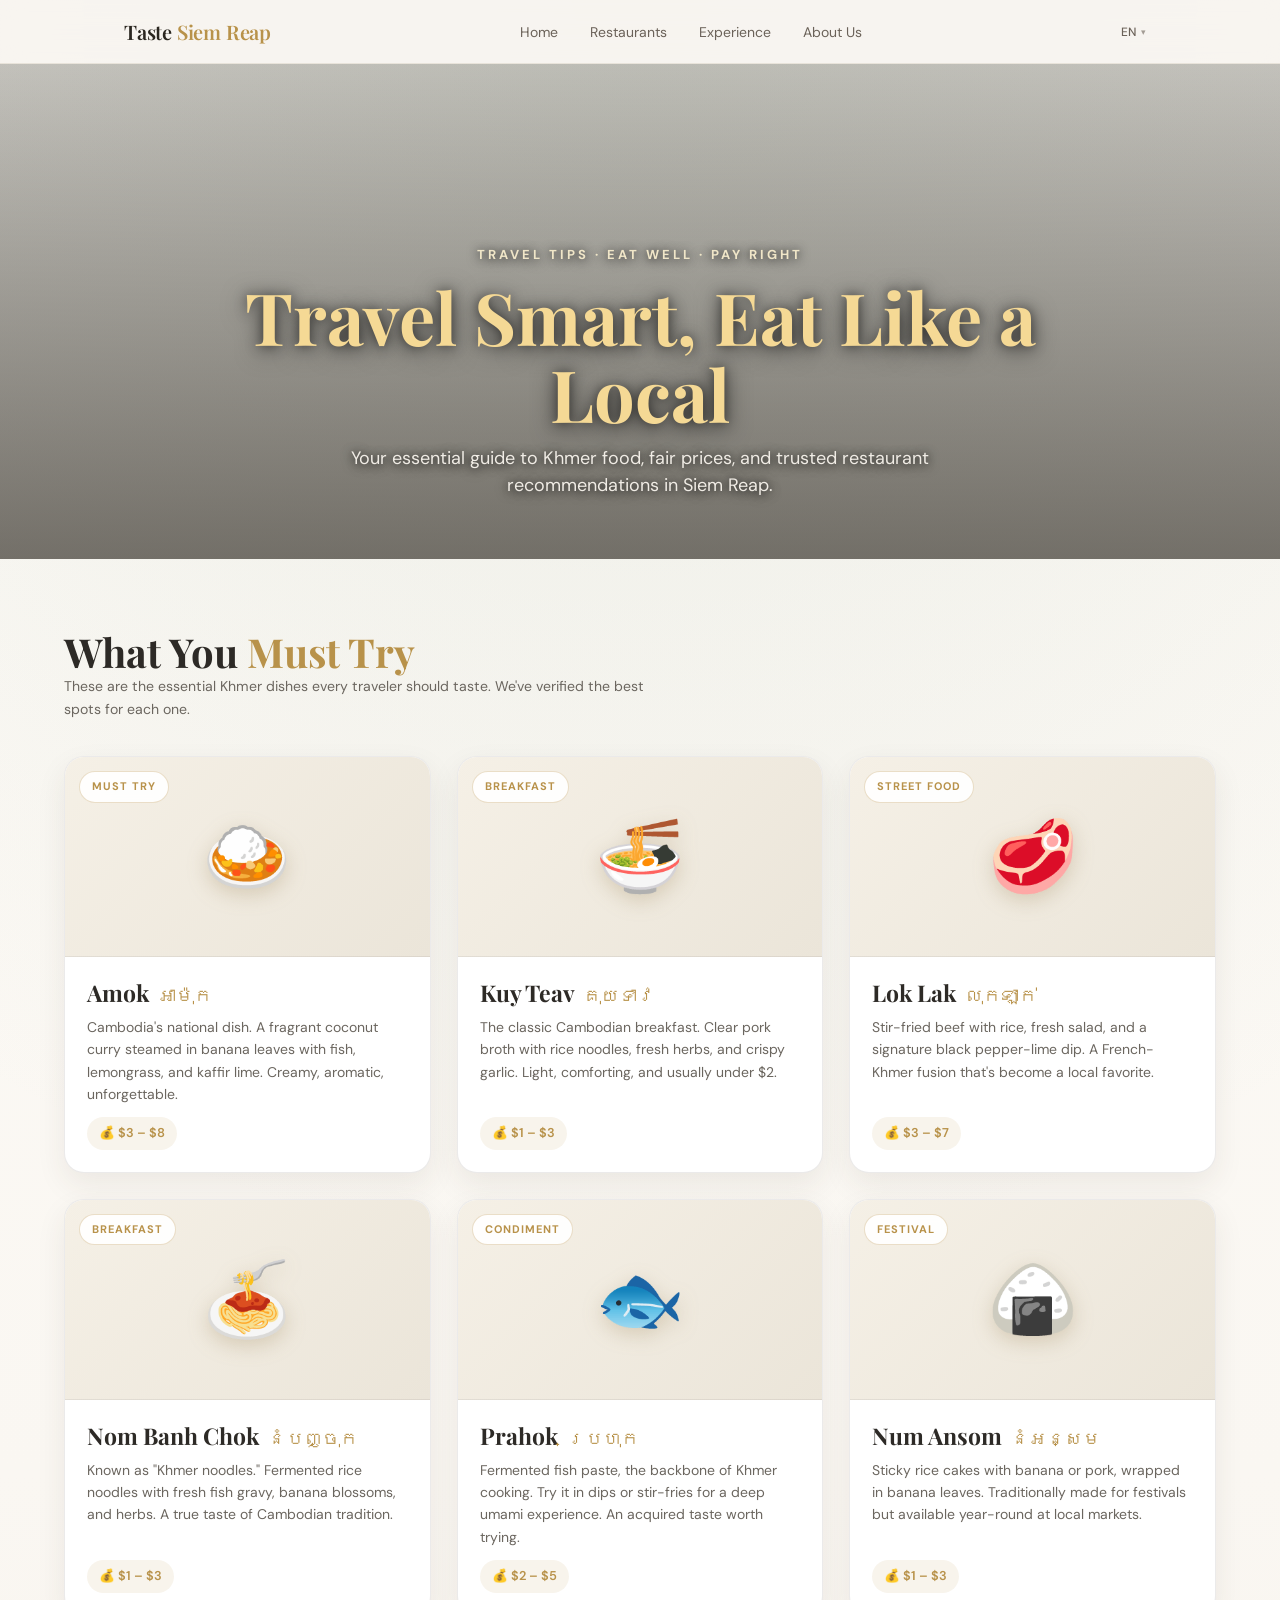
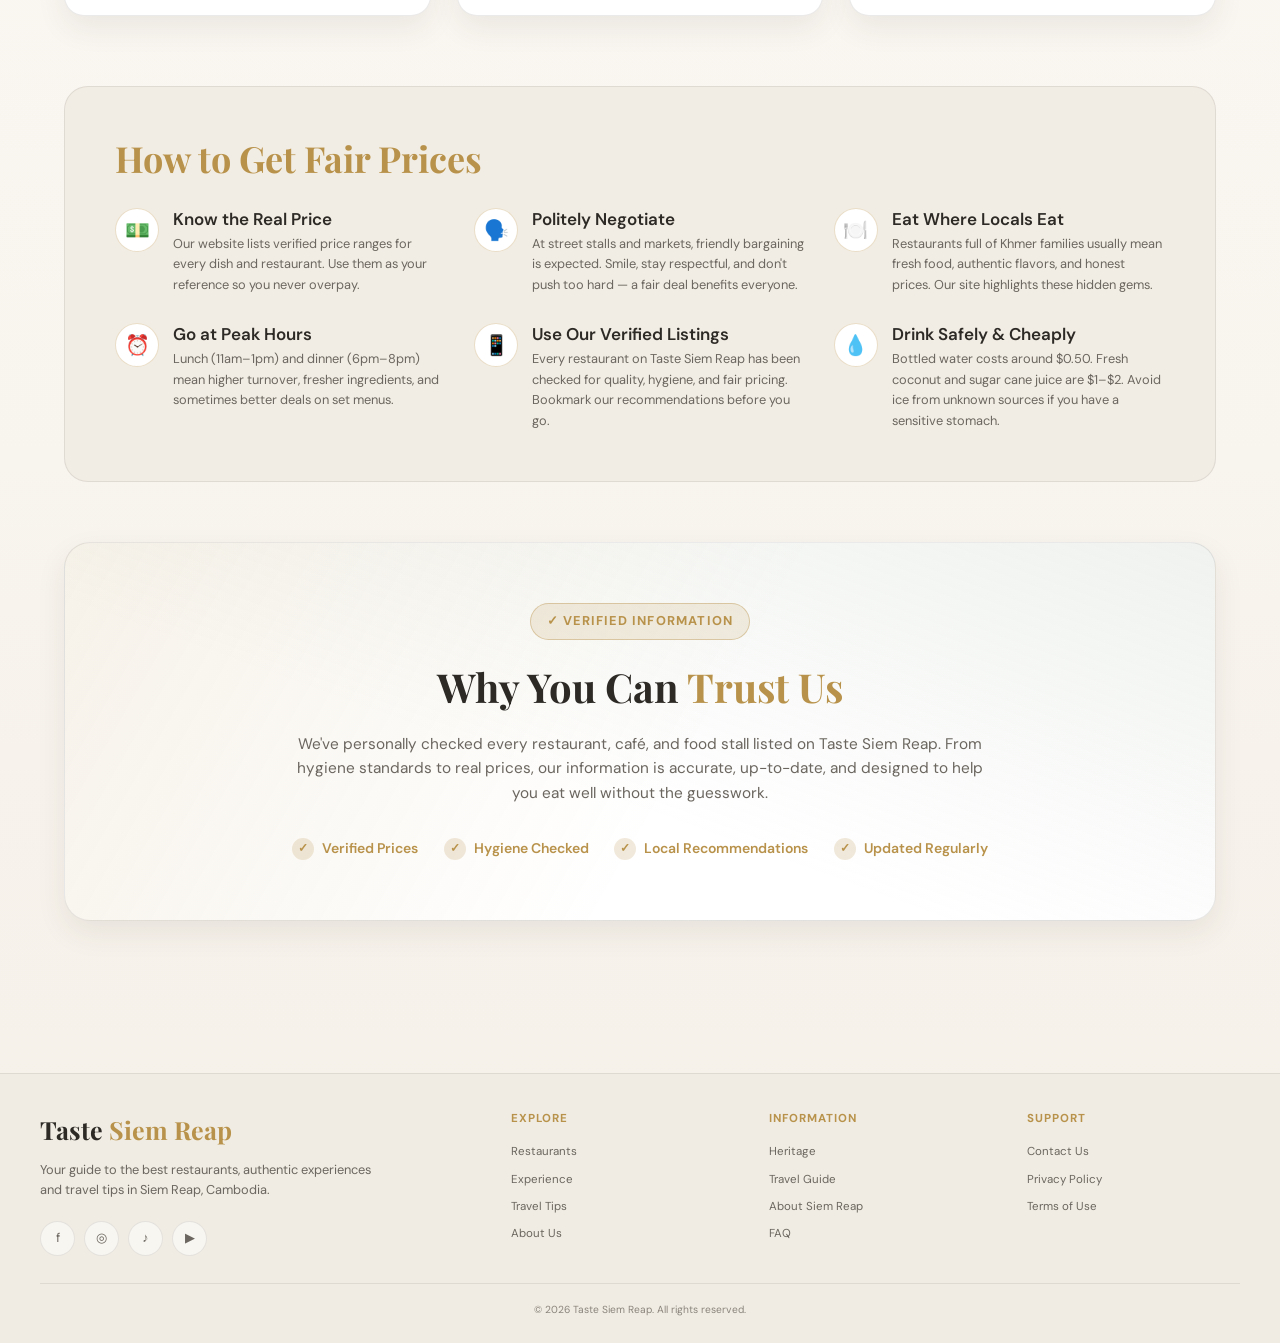
<file: tip.html>
<!DOCTYPE html>
<html lang="en">
<head>
  <meta charset="UTF-8">
  <meta name="viewport" content="width=device-width, initial-scale=1.0, maximum-scale=5.0, viewport-fit=cover">
  <title>Taste Siem Reap · Travel Tips & Food Guide</title>
  <link rel="preconnect" href="https://fonts.googleapis.com">
  <link rel="preconnect" href="https://fonts.gstatic.com" crossorigin>
  <link href="https://fonts.googleapis.com/css2?family=DM+Sans:wght@400;500;600;700&family=Playfair+Display:wght@500;600;700&display=swap" rel="stylesheet">
  <style>
    /* ===== reset & base ===== */
    *, *::before, *::after { margin:0; padding:0; box-sizing:border-box; }
    html { scroll-behavior:smooth; -webkit-text-size-adjust:100%; }

    body {
      background:
        radial-gradient(circle at 50% 0%, rgba(168, 184, 165, 0.20), transparent 42%),
        linear-gradient(180deg, #fdfbf7 0%, #faf7f2 50%, #f5f0e8 100%);
      color: var(--text);
      font-family: "DM Sans", sans-serif;
      line-height: 1.6;
      min-height: 100vh;
      min-height: 100dvh;
      overflow-x: hidden;
    }

    a { color:inherit; text-decoration:none; }
    button { font-family:inherit; cursor:pointer; border:none; background:none; }
    img { display:block; width:100%; height:auto; max-width:100%; }

    /* ===== variables ===== */
    :root {
      --bg: #faf7f2;
      --bg-soft: #f2ede4;
      --card: #ffffff;
      --card-hover: #fffdf9;
      --gold: #b8924a;
      --gold-light: #d4b06a;
      --text: #2d2a26;
      --muted: #6b665f;
      --muted-dark: #8a847c;
      --border: rgba(60, 55, 48, 0.10);
      --shadow: 0 12px 30px rgba(60, 50, 40, 0.08);
      --radius: 20px;

      --header-height: 70px;
      --container-padding: 20px;
    }

    /* ============================================================
       HEADER
    ============================================================ */
    header.site-header {
      position: sticky;
      top: 0;
      z-index: 1000;
      background: rgba(250, 247, 242, 0.92);
      backdrop-filter: blur(16px);
      -webkit-backdrop-filter: blur(16px);
      border-bottom: 1px solid var(--border);
      height: var(--header-height);
      transition: height 0.3s ease;
    }

    .navbar {
      max-width: 1200px;
      margin: 0 auto;
      height: 100%;
      padding: 0 var(--container-padding);
      display: flex;
      align-items: center;
      justify-content: space-between;
      gap: 10px;
    }

    .logo {
      font-family: "Playfair Display", serif;
      font-size: clamp(20px, 2.5vw, 26px);
      font-weight: 700;
      letter-spacing: .3px;
      flex-shrink: 0;
      white-space: nowrap;
      color: var(--text);
    }

    .logo span { color: var(--gold); }

    .nav-links {
      display: flex;
      align-items: center;
      gap: clamp(15px, 2vw, 30px);
      list-style: none;
      height: var(--header-height);
    }

    .nav-links a {
      color: var(--text);
      font-size: clamp(12px, 1vw, 14px);
      font-weight: 500;
      transition: .25s ease;
      position: relative;
      padding: 5px 0;
      white-space: nowrap;
      display: flex;
      align-items: center;
      height: 100%;
    }

    .nav-links a:hover,
    .nav-links a.active { color: var(--gold); }

    .nav-links a.active::after {
      content: "";
      position: absolute;
      left: 0;
      right: 0;
      bottom: 0;
      height: 2px;
      background: var(--gold);
      border-radius: 10px;
    }

    .nav-actions {
      display: flex;
      align-items: center;
      gap: 8px;
      flex-shrink: 0;
    }

    .nav-action {
      width: 36px;
      height: 36px;
      border: 1px solid var(--border);
      border-radius: 50%;
      display: grid;
      place-items: center;
      color: var(--muted);
      background: transparent;
      cursor: pointer;
      transition: .25s ease;
      font-size: 14px;
    }

    .nav-action:hover {
      border-color: var(--gold);
      color: var(--gold);
      background: rgba(184, 146, 74, .08);
    }

    .language-wrapper { position: relative; }

    .language-btn {
      width: 36px;
      height: 36px;
      border: 1px solid var(--border);
      border-radius: 50%;
      display: grid;
      place-items: center;
      color: var(--muted);
      background: transparent;
      cursor: pointer;
      transition: .25s ease;
      font-size: 11px;
      font-weight: 600;
    }

    .language-btn:hover {
      border-color: var(--gold);
      color: var(--gold);
      background: rgba(184, 146, 74, .08);
    }

    .language-menu {
      position: absolute;
      right: 0;
      top: calc(100% + 10px);
      min-width: 145px;
      padding: 7px;
      background: #ffffff;
      border: 1px solid var(--border);
      border-radius: 14px;
      box-shadow: var(--shadow);
      display: none;
      z-index: 100;
    }

    .language-menu.show { display: block; }

    .language-option {
      width: 100%;
      border: none;
      background: transparent;
      color: var(--muted);
      padding: 10px 11px;
      border-radius: 10px;
      text-align: left;
      cursor: pointer;
      font-size: 13px;
      transition: .2s ease;
    }

    .language-option:hover,
    .language-option.active {
      background: rgba(184, 146, 74, .12);
      color: var(--gold);
    }

    .hamburger {
      display: none;
      flex-direction: column;
      gap: 5px;
      padding: 8px;
      cursor: pointer;
      background: transparent;
      border: none;
    }

    .hamburger span {
      display: block;
      width: 26px;
      height: 2px;
      background: var(--text);
      border-radius: 2px;
      transition: .3s ease;
    }

    .hamburger.active span:nth-child(1) { transform: rotate(45deg) translate(5px, 5px); }
    .hamburger.active span:nth-child(2) { opacity: 0; }
    .hamburger.active span:nth-child(3) { transform: rotate(-45deg) translate(5px, -5px); }

    .mobile-nav-overlay {
      display: none;
      position: fixed;
      top: var(--header-height);
      left: 0;
      right: 0;
      bottom: 0;
      background: rgba(250, 247, 242, 0.98);
      backdrop-filter: blur(10px);
      -webkit-backdrop-filter: blur(10px);
      z-index: 999;
      padding: 30px var(--container-padding);
      overflow-y: auto;
    }

    .mobile-nav-overlay.open { display: block; }

    .mobile-nav-links {
      list-style: none;
      display: flex;
      flex-direction: column;
      gap: 8px;
    }

    .mobile-nav-links a {
      display: block;
      padding: 16px 20px;
      color: var(--text);
      font-size: 18px;
      font-weight: 500;
      border-radius: 12px;
      transition: .25s ease;
      text-align: center;
    }

    .mobile-nav-links a:hover,
    .mobile-nav-links a.active {
      background: rgba(184, 146, 74, .12);
      color: var(--gold);
    }

    /* ===== BIG HEADER / HERO FOR IMAGE ===== */
    .big-header {
      position:relative;
      width:100%;
      height:clamp(340px, 55vh, 620px);
      min-height:340px;
      overflow:hidden;
      display:flex;
      align-items:flex-end;
      justify-content:center;
      background:transparent;
    }
    .big-header-image {
      position:absolute;
      inset:0;
      width:100%;
      height:100%;
      object-fit:cover;
      z-index:1;
      opacity:0.9;
    }
    .big-header-placeholder {
      position:absolute;
      inset:0;
      background:
        radial-gradient(circle at 20% 30%, rgba(184, 146, 74, .18), transparent 55%),
        radial-gradient(circle at 80% 70%, rgba(168, 184, 165, .3), transparent 55%),
        linear-gradient(135deg, #f5f0e6, #ebe5d9);
      display:flex;
      align-items:center;
      justify-content:center;
      font-size:clamp(70px, 16vw, 180px);
      opacity:0.4;
      z-index:0;
    }
    .big-header-overlay {
      position:absolute;
      inset:0;
      background:linear-gradient(180deg, rgba(45, 40, 32, .25), rgba(45, 40, 32, .65));
      z-index:2;
    }
    .big-header-content {
      position:relative;
      z-index:3;
      text-align:center;
      padding:clamp(28px, 6vw, 60px) clamp(18px, 5vw, 40px);
      max-width:1000px;
      width:100%;
    }
    .big-header .eyebrow {
      color:#f0e6c8;
      text-transform:uppercase;
      letter-spacing:clamp(1.5px, 0.4vw, 3px);
      font-size:clamp(10px, 1.2vw, 13px);
      font-weight:700;
      margin-bottom:12px;
      text-shadow:0 2px 12px rgba(0,0,0,.6), 0 0 8px rgba(0,0,0,.5);
    }
    .big-header h1 {
      font-family:"Playfair Display",serif;
      font-size:clamp(30px, 8vw, 72px);
      line-height:1.08;
      color:#ffffff;
      text-shadow:0 4px 24px rgba(0,0,0,.6), 0 0 12px rgba(0,0,0,.5);
      margin-bottom:12px;
    }
    .big-header h1 span { color:#f5d995; }
    .big-header p {
      color:#f0ece5;
      font-size:clamp(13px, 1.6vw, 18px);
      max-width:700px;
      margin:0 auto;
      text-shadow:0 2px 12px rgba(0,0,0,.6), 0 0 8px rgba(0,0,0,.5);
      line-height:1.5;
    }

    /* ===== main content ===== */
    .tips-section {
      max-width:1200px;
      margin:0 auto;
      padding:clamp(36px, 6vw, 70px) clamp(16px, 4vw, 24px) clamp(50px, 8vw, 80px);
      flex:1 0 auto;
      width:100%;
    }

    .section-heading {
      display:flex;
      flex-wrap:wrap;
      align-items:flex-end;
      justify-content:space-between;
      margin-bottom:clamp(20px, 4vw, 36px);
      gap:12px;
    }
    .section-heading h2 {
      font-family:"Playfair Display",serif;
      font-size:clamp(24px, 4.5vw, 40px);
      line-height:1.15;
      color:var(--text);
    }
    .section-heading h2 span { color:var(--gold); }
    .section-heading p {
      color:var(--muted);
      font-size:clamp(13px, 1.1vw, 15px);
      max-width:600px;
    }

    /* ===== what to eat grid ===== */
    .eat-grid {
      display:grid;
      grid-template-columns:repeat(auto-fit, minmax(min(100%, 280px), 1fr));
      gap:clamp(16px, 3vw, 26px);
      margin-bottom:clamp(44px, 7vw, 70px);
    }
    .eat-card {
      background:var(--card);
      border:1px solid var(--border);
      border-radius:var(--radius);
      overflow:hidden;
      transition:transform .3s ease, background .3s ease, box-shadow .3s ease;
      display:flex;
      flex-direction:column;
      height:100%;
      box-shadow:var(--shadow);
    }
    @media (hover: hover) {
      .eat-card:hover {
        transform:translateY(-5px);
        background:var(--card-hover);
        box-shadow:var(--shadow);
      }
    }
    .eat-image {
      height:clamp(140px, 24vw, 200px);
      background: linear-gradient(135deg, #f5f0e6, #ebe5d9);
      display:flex;
      align-items:center;
      justify-content:center;
      font-size:clamp(40px, 8vw, 72px);
      border-bottom:1px solid var(--border);
      position:relative;
      overflow:hidden;
      flex-shrink:0;
    }
    .eat-image span {
      filter: drop-shadow(0 6px 10px rgba(140, 110, 60, .25));
      transition: transform .3s ease;
    }
    @media (hover: hover) {
      .eat-card:hover .eat-image span {
        transform: scale(1.1);
      }
    }
    .eat-tag {
      position:absolute;
      top:clamp(10px, 2vw, 14px);
      left:clamp(10px, 2vw, 14px);
      padding:clamp(5px, 0.8vw, 6px) clamp(10px, 1.6vw, 12px);
      border-radius:999px;
      background:rgba(255, 255, 255, 0.92);
      color:var(--gold);
      font-size:clamp(9px, 0.9vw, 11px);
      font-weight:700;
      text-transform:uppercase;
      letter-spacing:1px;
      backdrop-filter:blur(4px);
      -webkit-backdrop-filter:blur(4px);
      white-space:nowrap;
      border:1px solid rgba(184, 146, 74, .3);
    }
    .eat-content {
      padding:clamp(16px, 3vw, 22px);
      flex:1;
      display:flex;
      flex-direction:column;
    }
    .eat-content h3 {
      font-family:"Playfair Display",serif;
      font-size:clamp(18px, 2.4vw, 23px);
      margin-bottom:8px;
      line-height:1.25;
      color:var(--text);
    }
    .eat-content h3 .khmer-name {
      font-size:0.78em;
      color:var(--gold);
      font-weight:400;
      font-family:"DM Sans",sans-serif;
      margin-left:4px;
      white-space:nowrap;
    }
    .eat-content p {
      color:var(--muted);
      font-size:clamp(12.5px, 1.1vw, 14px);
      flex:1;
      margin-bottom:12px;
    }
    .eat-price {
      display:inline-flex;
      align-items:center;
      gap:6px;
      color:var(--gold);
      font-weight:600;
      font-size:clamp(12px, 1vw, 13px);
      background:rgba(184, 146, 74, .1);
      padding:6px 12px;
      border-radius:999px;
      align-self:flex-start;
    }

    /* ===== tips section ===== */
    .tips-block {
      background:var(--bg-soft);
      border:1px solid var(--border);
      border-radius:clamp(16px, 3vw, 24px);
      padding:clamp(22px, 5vw, 50px);
      margin-bottom:clamp(36px, 6vw, 60px);
    }
    .tips-block h2 {
      font-family:"Playfair Display",serif;
      font-size:clamp(22px, 3.8vw, 36px);
      margin-bottom:clamp(18px, 3vw, 28px);
      color:var(--gold);
      line-height:1.2;
    }
    .tips-block h2 span { color:var(--gold); }
    .tips-grid {
      display:grid;
      grid-template-columns:repeat(auto-fit, minmax(min(100%, 250px), 1fr));
      gap:clamp(18px, 3vw, 28px);
    }
    .tip-item {
      display:flex;
      gap:14px;
      align-items:flex-start;
    }
    .tip-icon {
      flex-shrink:0;
      width:44px;
      height:44px;
      border-radius:50%;
      background:#ffffff;
      border:1px solid rgba(184, 146, 74, .3);
      display:grid;
      place-items:center;
      font-size:20px;
    }
    .tip-text h4 {
      font-size:clamp(14.5px, 1.4vw, 17px);
      font-weight:600;
      color:var(--text);
      margin-bottom:4px;
      line-height:1.3;
    }
    .tip-text p {
      color:var(--muted);
      font-size:clamp(12.5px, 1vw, 14px);
    }

    /* ===== trust section ===== */
    .trust-box {
      position:relative;
      overflow:hidden;
      border-radius:clamp(18px, 3vw, 26px);
      padding:clamp(28px, 6vw, 60px) clamp(20px, 5vw, 50px);
      background:
        linear-gradient(120deg, rgba(184, 146, 74, .12), transparent 55%),
        linear-gradient(200deg, rgba(168, 184, 165, .18), transparent 60%),
        var(--card);
      border:1px solid var(--border);
      text-align:center;
      box-shadow:var(--shadow);
    }
    .trust-box .badge {
      display:inline-flex;
      align-items:center;
      gap:8px;
      padding:7px 16px;
      border-radius:999px;
      background:rgba(184, 146, 74, .15);
      border:1px solid rgba(184, 146, 74, .4);
      color:var(--gold);
      font-size:clamp(10px, 1vw, 13px);
      font-weight:700;
      text-transform:uppercase;
      letter-spacing:1.2px;
      margin-bottom:clamp(14px, 3vw, 24px);
    }
    .trust-box h2 {
      font-family:"Playfair Display",serif;
      font-size:clamp(22px, 4vw, 40px);
      line-height:1.15;
      max-width:820px;
      margin:0 auto clamp(14px, 3vw, 22px);
      color:var(--text);
    }
    .trust-box h2 span { color:var(--gold); }
    .trust-box p {
      color:var(--muted);
      font-size:clamp(13px, 1.2vw, 16px);
      max-width:700px;
      margin:0 auto clamp(20px, 4vw, 32px);
    }
    .trust-features {
      display:flex;
      flex-wrap:wrap;
      justify-content:center;
      gap:clamp(12px, 2vw, 28px);
      margin-top:clamp(18px, 3vw, 30px);
    }
    .trust-feature {
      display:flex;
      align-items:center;
      gap:8px;
      color:var(--gold);
      font-size:clamp(12px, 1.1vw, 14px);
      font-weight:600;
    }
    .trust-feature .check {
      width:22px;
      height:22px;
      border-radius:50%;
      background:rgba(184, 146, 74, .2);
      display:grid;
      place-items:center;
      font-size:12px;
      color:var(--gold);
      flex-shrink:0;
    }

    /* ============================================================
       FOOTER
    ============================================================ */
    footer.site-footer {
      margin-top: clamp(50px, 8vh, 110px);
      padding: clamp(30px, 4vh, 55px) var(--container-padding) clamp(18px, 3vh, 25px);
      background: #f0ece3;
      border-top: 1px solid var(--border);
    }

    .footer-grid {
      max-width: 1200px;
      margin: auto;
      display: grid;
      grid-template-columns: 2fr 1fr 1fr 1fr;
      gap: clamp(20px, 4vw, 45px);
    }

    .footer-brand h2 {
      font-family: "Playfair Display", serif;
      font-size: clamp(20px, 2.2vw, 25px);
      margin-bottom: 10px;
      color: var(--text);
    }

    .footer-brand h2 span { color: var(--gold); }

    .footer-brand p {
      max-width: 350px;
      color: var(--muted);
      font-size: clamp(11px, 1vw, 13px);
    }

    .socials {
      display: flex;
      gap: 9px;
      margin-top: 20px;
      flex-wrap: wrap;
    }

    .social {
      width: clamp(30px, 3vw, 35px);
      height: clamp(30px, 3vw, 35px);
      display: flex;
      align-items: center;
      justify-content: center;
      border: 1px solid var(--border);
      border-radius: 50%;
      color: var(--muted);
      background: rgba(255, 255, 255, 0.5);
      font-size: clamp(11px, 1vw, 13px);
      transition: .25s ease;
      cursor: pointer;
    }

    .social:hover {
      color: var(--gold);
      border-color: var(--gold);
      background: #ffffff;
    }

    .footer-column h3 {
      color: var(--gold);
      font-size: clamp(10px, 0.9vw, 12px);
      letter-spacing: 1px;
      margin-bottom: 15px;
    }

    .footer-column a {
      display: block;
      color: var(--muted);
      font-size: clamp(11px, 0.9vw, 12px);
      margin-bottom: 9px;
      transition: .25s ease;
    }

    .footer-column a:hover { color: var(--gold); }

    .copyright {
      max-width: 1200px;
      margin: clamp(20px, 3vh, 40px) auto 0;
      padding-top: clamp(14px, 2vh, 20px);
      border-top: 1px solid var(--border);
      color: var(--muted-dark);
      font-size: clamp(10px, 0.8vw, 11px);
      text-align: center;
    }

    /* ============================================================
       RESPONSIVE BREAKPOINTS
    ============================================================ */

    @media (max-width: 1024px) {
      .footer-grid { grid-template-columns: 1fr 1fr; }
    }

    @media (max-width: 768px) {
      :root { --header-height: 64px; --container-padding: 16px; }

      .nav-links { display: none; }
      .hamburger { display: flex; }
      .nav-action { width: 32px; height: 32px; font-size: 12px; }
      .language-btn { width: 32px; height: 32px; font-size: 10px; }

      .big-header {
        height:clamp(300px, 45vh, 420px);
        min-height:300px;
      }
      .tips-section {
        padding-top:clamp(28px, 5vw, 48px);
      }
      .tip-icon {
        width:40px;
        height:40px;
        font-size:18px;
      }

      .footer-grid { grid-template-columns: 1fr; gap: 25px; }
      .mobile-nav-overlay { padding: 20px var(--container-padding) 40px; }
      .mobile-nav-links a { font-size: 16px; padding: 14px 16px; }
    }

    @media (max-width: 600px) {
      .big-header {
        height:clamp(280px, 42vh, 380px);
        min-height:280px;
      }
      .big-header-content {
        padding:24px 16px 28px;
      }
      .eat-grid { gap:14px; }
      .tips-grid { gap:16px; }
      .tip-item { gap:12px; }
      .tip-icon {
        width:38px;
        height:38px;
        font-size:17px;
      }
      .trust-features { gap:10px 16px; }
      .trust-feature { font-size:12px; }
    }

    @media (max-width: 480px) {
      :root { --header-height: 58px; --container-padding: 14px; }
      .logo { font-size: clamp(17px, 4.5vw, 20px); }
      .nav-action { width: 28px; height: 28px; font-size: 11px; }
      .language-btn { width: 28px; height: 28px; font-size: 9px; }
      .hamburger span { width: 22px; height: 2px; }

      .big-header {
        height:clamp(260px, 38vh, 340px);
        min-height:260px;
      }
      .big-header h1 { font-size:clamp(26px, 9vw, 34px); }
      .big-header p { font-size:13px; }
      .big-header .eyebrow { font-size:10px; letter-spacing:1.5px; }
      .eat-content h3 { font-size:18px; }
      .section-heading h2 { font-size:23px; }
      .tips-block h2 { font-size:21px; }
      .trust-box h2 { font-size:21px; }
      .eat-content { padding:15px; }
      .eat-image { height:130px; }

      .language-menu { min-width: 130px; right: -10px; }
      .language-option { font-size: 12px; padding: 8px 10px; }
      .mobile-nav-links a { font-size: 14px; padding: 12px 14px; }
    }

    @media (max-width: 340px) {
      .big-header h1 { font-size:24px; }
      .big-header p { font-size:12px; }
      .eat-content h3 { font-size:17px; }
      .eat-tag { font-size:9px; padding:4px 9px; }
      .tip-text h4 { font-size:14px; }
      .tip-text p { font-size:12px; }
      .trust-feature { font-size:11px; }
      .trust-feature .check { width:18px; height:18px; font-size:10px; }
    }

    @media (max-height: 500px) and (orientation: landscape) {
      .big-header {
        height:80vh;
        min-height:240px;
      }
      .big-header h1 { font-size:clamp(24px, 5vw, 40px); }
      .big-header p { font-size:13px; }
      .big-header-content { padding:20px 16px; }
    }

    @media (prefers-reduced-motion: reduce) {
      *, *::before, *::after {
        animation-duration:0.01ms !important;
        transition-duration:0.01ms !important;
      }
      html { scroll-behavior:auto; }
    }

    @media (min-width: 1400px) {
      .eat-grid { grid-template-columns:repeat(3, 1fr); }
    }

    @media print {
      body { background:#fff; color:#000; }
      header.site-header, footer.site-footer { display:none; }
      .big-header { height:auto; min-height:0; }
      .big-header-overlay { display:none; }
      .big-header-content { color:#000; }
      .big-header h1 { color:#000; text-shadow:none; }
    }
  </style>
  <link rel="stylesheet" href="site-header.css">
</head>
<body>

<!-- ============================================================
     HEADER
============================================================ -->
<header class="site-header">
  <nav class="navbar">
    <a href="index.html" class="logo">
      Taste <span>Siem Reap</span>
    </a>

    <ul class="nav-links">
      <li><a href="index.html" data-i18n="navHome">Home</a></li>
      <li><a href="res.html" data-i18n="navRestaurants">Restaurants</a></li>
      <li><a href="experience.html" data-i18n="navExperience">Experience</a></li>
      <li><a href="Aboutus.html" data-i18n="navAbout">About Us</a></li>
    </ul>

    <div class="nav-actions">
      <div class="language-wrapper" id="languageWrapper">
        <button class="language-btn" id="languageButton" type="button" aria-label="Language">
          <span id="currentLanguage">EN</span>
        </button>
        <div class="language-menu" id="languageMenu">
          <button class="language-option active" data-language="en" type="button">🇬🇧 English</button>
          <button class="language-option" data-language="zh" type="button">🇨🇳 中文</button>
          <button class="language-option" data-language="km" type="button">🇰🇭 ខ្មែរ</button>
        </div>
      </div>

      <button class="hamburger" id="hamburger" type="button" aria-label="Toggle menu">
        <span></span><span></span><span></span>
      </button>
    </div>
  </nav>
</header>

<!-- ============================================================
     MOBILE NAV
============================================================ -->
<div class="mobile-nav-overlay" id="mobileNav">
  <ul class="mobile-nav-links">
    <li><a href="index.html" data-i18n="navHome">Home</a></li>
    <li><a href="res.html" data-i18n="navRestaurants">Restaurants</a></li>
    <li><a href="experience.html" data-i18n="navExperience">Experience</a></li>
    <li><a href="Aboutus.html" data-i18n="navAbout">About Us</a></li>
  </ul>
</div>

<!-- ===== BIG HEADER FOR IMAGE ===== -->
<header class="big-header">
  <div class="big-header-overlay"></div>
  <div class="big-header-content">
    <div class="eyebrow" data-i18n="headerEyebrow">Travel Tips · Eat Well · Pay Right</div>
    <h1><span data-i18n="headerTitle1">Travel Smart,</span> <span data-i18n="headerTitle2">Eat Like a Local</span></h1>
    <p data-i18n="headerText">Your essential guide to Khmer food, fair prices, and trusted restaurant recommendations in Siem Reap.</p>
  </div>
</header>

<!-- ===== MAIN CONTENT ===== -->
<section class="tips-section">

  <!-- WHAT TO EAT -->
  <div class="section-heading">
    <div>
      <h2 data-i18n="eatTitle">What You <span>Must Try</span></h2>
      <p data-i18n="eatText">These are the essential Khmer dishes every traveler should taste. We've verified the best spots for each one.</p>
    </div>
  </div>

  <div class="eat-grid">

    <article class="eat-card">
      <div class="eat-image"><span>🍛</span><div class="eat-tag" data-i18n="tagMustTry">Must Try</div></div>
      <div class="eat-content">
        <h3><span data-i18n="eatAmok">Amok</span> <span class="khmer-name">អាម៉ុក</span></h3>
        <p data-i18n="eatAmokDesc">Cambodia's national dish. A fragrant coconut curry steamed in banana leaves with fish, lemongrass, and kaffir lime. Creamy, aromatic, unforgettable.</p>
        <span class="eat-price">💰 $3 – $8</span>
      </div>
    </article>

    <article class="eat-card">
      <div class="eat-image"><span>🍜</span><div class="eat-tag" data-i18n="tagBreakfast">Breakfast</div></div>
      <div class="eat-content">
        <h3><span data-i18n="eatKuyTeav">Kuy Teav</span> <span class="khmer-name">គុយទាវ</span></h3>
        <p data-i18n="eatKuyTeavDesc">The classic Cambodian breakfast. Clear pork broth with rice noodles, fresh herbs, and crispy garlic. Light, comforting, and usually under $2.</p>
        <span class="eat-price">💰 $1 – $3</span>
      </div>
    </article>

    <article class="eat-card">
      <div class="eat-image"><span>🥩</span><div class="eat-tag" data-i18n="tagStreetFood">Street Food</div></div>
      <div class="eat-content">
        <h3><span data-i18n="eatLokLak">Lok Lak</span> <span class="khmer-name">លុកឡាក់</span></h3>
        <p data-i18n="eatLokLakDesc">Stir-fried beef with rice, fresh salad, and a signature black pepper-lime dip. A French-Khmer fusion that's become a local favorite.</p>
        <span class="eat-price">💰 $3 – $7</span>
      </div>
    </article>

    <article class="eat-card">
      <div class="eat-image"><span>🍝</span><div class="eat-tag" data-i18n="tagBreakfast">Breakfast</div></div>
      <div class="eat-content">
        <h3><span data-i18n="eatNomBanhChok">Nom Banh Chok</span> <span class="khmer-name">នំបញ្ចុក</span></h3>
        <p data-i18n="eatNomBanhChokDesc">Known as "Khmer noodles." Fermented rice noodles with fresh fish gravy, banana blossoms, and herbs. A true taste of Cambodian tradition.</p>
        <span class="eat-price">💰 $1 – $3</span>
      </div>
    </article>

    <article class="eat-card">
      <div class="eat-image"><span>🐟</span><div class="eat-tag" data-i18n="tagCondiment">Condiment</div></div>
      <div class="eat-content">
        <h3><span data-i18n="eatPrahok">Prahok</span> <span class="khmer-name">ប្រហុក</span></h3>
        <p data-i18n="eatPrahokDesc">Fermented fish paste, the backbone of Khmer cooking. Try it in dips or stir-fries for a deep umami experience. An acquired taste worth trying.</p>
        <span class="eat-price">💰 $2 – $5</span>
      </div>
    </article>

    <article class="eat-card">
      <div class="eat-image"><span>🍙</span><div class="eat-tag" data-i18n="tagFestival">Festival</div></div>
      <div class="eat-content">
        <h3><span data-i18n="eatNumAnsom">Num Ansom</span> <span class="khmer-name">នំអន្សម</span></h3>
        <p data-i18n="eatNumAnsomDesc">Sticky rice cakes with banana or pork, wrapped in banana leaves. Traditionally made for festivals but available year-round at local markets.</p>
        <span class="eat-price">💰 $1 – $3</span>
      </div>
    </article>

  </div>

  <!-- TIPS FOR GETTING GOOD PRICES -->
  <div class="tips-block">
    <h2 data-i18n="priceTitle">How to Get <span>Fair Prices</span></h2>
    <div class="tips-grid">

      <div class="tip-item">
        <div class="tip-icon">💵</div>
        <div class="tip-text">
          <h4 data-i18n="tip1Title">Know the Real Price</h4>
          <p data-i18n="tip1Text">Our website lists verified price ranges for every dish and restaurant. Use them as your reference so you never overpay.</p>
        </div>
      </div>

      <div class="tip-item">
        <div class="tip-icon">🗣️</div>
        <div class="tip-text">
          <h4 data-i18n="tip2Title">Politely Negotiate</h4>
          <p data-i18n="tip2Text">At street stalls and markets, friendly bargaining is expected. Smile, stay respectful, and don't push too hard — a fair deal benefits everyone.</p>
        </div>
      </div>

      <div class="tip-item">
        <div class="tip-icon">🍽️</div>
        <div class="tip-text">
          <h4 data-i18n="tip3Title">Eat Where Locals Eat</h4>
          <p data-i18n="tip3Text">Restaurants full of Khmer families usually mean fresh food, authentic flavors, and honest prices. Our site highlights these hidden gems.</p>
        </div>
      </div>

      <div class="tip-item">
        <div class="tip-icon">⏰</div>
        <div class="tip-text">
          <h4 data-i18n="tip4Title">Go at Peak Hours</h4>
          <p data-i18n="tip4Text">Lunch (11am–1pm) and dinner (6pm–8pm) mean higher turnover, fresher ingredients, and sometimes better deals on set menus.</p>
        </div>
      </div>

      <div class="tip-item">
        <div class="tip-icon">📱</div>
        <div class="tip-text">
          <h4 data-i18n="tip5Title">Use Our Verified Listings</h4>
          <p data-i18n="tip5Text">Every restaurant on Taste Siem Reap has been checked for quality, hygiene, and fair pricing. Bookmark our recommendations before you go.</p>
        </div>
      </div>

      <div class="tip-item">
        <div class="tip-icon">💧</div>
        <div class="tip-text">
          <h4 data-i18n="tip6Title">Drink Safely & Cheaply</h4>
          <p data-i18n="tip6Text">Bottled water costs around $0.50. Fresh coconut and sugar cane juice are $1–$2. Avoid ice from unknown sources if you have a sensitive stomach.</p>
        </div>
      </div>

    </div>
  </div>

  <!-- TRUST SECTION -->
  <div class="trust-box">
    <div class="badge" data-i18n="trustBadge">✓ Verified Information</div>
    <h2 data-i18n="trustTitle">Why You Can <span>Trust Us</span></h2>
    <p data-i18n="trustText">We've personally checked every restaurant, café, and food stall listed on Taste Siem Reap. From hygiene standards to real prices, our information is accurate, up-to-date, and designed to help you eat well without the guesswork.</p>
    <div class="trust-features">
      <div class="trust-feature"><span class="check">✓</span><span data-i18n="trustF1">Verified Prices</span></div>
      <div class="trust-feature"><span class="check">✓</span><span data-i18n="trustF2">Hygiene Checked</span></div>
      <div class="trust-feature"><span class="check">✓</span><span data-i18n="trustF3">Local Recommendations</span></div>
      <div class="trust-feature"><span class="check">✓</span><span data-i18n="trustF4">Updated Regularly</span></div>
    </div>
  </div>

</section>

<!-- ============================================================
     FOOTER
============================================================ -->
<footer class="site-footer">
  <div class="footer-grid">
    <div class="footer-brand">
      <h2>Taste <span>Siem Reap</span></h2>
      <p data-i18n="footerDescription">Your guide to the best restaurants, authentic experiences and travel tips in Siem Reap, Cambodia.</p>
      <div class="socials">
        <span class="social">f</span>
        <span class="social">◎</span>
        <span class="social">♪</span>
        <span class="social">▶</span>
      </div>
    </div>

    <div class="footer-column">
      <h3 data-i18n="exploreFooter">EXPLORE</h3>
      <a href="res.html" data-i18n="navRestaurants">Restaurants</a>
      <a href="experience.html" data-i18n="navExperience">Experience</a>
      <a href="tip.html" data-i18n="travelTips">Travel Tips</a>
      <a href="Aboutus.html" data-i18n="navAbout">About Us</a>
    </div>

    <div class="footer-column">
      <h3 data-i18n="informationFooter">INFORMATION</h3>
      <a href="hari.html" data-i18n="heritage">Heritage</a>
      <a href="tvr.html" data-i18n="travelGuide">Travel Guide</a>
      <a href="abtsr.html" data-i18n="aboutSiemReap">About Siem Reap</a>
      <a href="faq.html" data-i18n="faq">FAQ</a>
    </div>

    <div class="footer-column">
      <h3 data-i18n="supportFooter">SUPPORT</h3>
      <a href="contactus.html" data-i18n="contactUs">Contact Us</a>
      <a href="prv.html" data-i18n="privacy">Privacy Policy</a>
      <a href="tou.html" data-i18n="terms">Terms of Use</a>
    </div>
  </div>

  <div class="copyright" data-i18n="copyright">
    © 2026 Taste Siem Reap. All rights reserved.
  </div>
</footer>

<script>
  (function(){
    // ----- translations -----
    const translations = {
      en: {
        navHome: "Home",
        navRestaurants: "Restaurants",
        navExperience: "Experience",
        navAbout: "About Us",

        headerEyebrow:"Travel Tips · Eat Well · Pay Right",
        headerTitle1:"Travel Smart,", headerTitle2:"Eat Like a Local",
        headerText:"Your essential guide to Khmer food, fair prices, and trusted restaurant recommendations in Siem Reap.",

        eatTitle:"What You Must Try",
        eatText:"These are the essential Khmer dishes every traveler should taste. We've verified the best spots for each one.",

        tagMustTry:"Must Try", tagBreakfast:"Breakfast", tagStreetFood:"Street Food",
        tagCondiment:"Condiment", tagFestival:"Festival",

        eatAmok:"Amok",
        eatAmokDesc:"Cambodia's national dish. A fragrant coconut curry steamed in banana leaves with fish, lemongrass, and kaffir lime. Creamy, aromatic, unforgettable.",

        eatKuyTeav:"Kuy Teav",
        eatKuyTeavDesc:"The classic Cambodian breakfast. Clear pork broth with rice noodles, fresh herbs, and crispy garlic. Light, comforting, and usually under $2.",

        eatLokLak:"Lok Lak",
        eatLokLakDesc:"Stir-fried beef with rice, fresh salad, and a signature black pepper-lime dip. A French-Khmer fusion that's become a local favorite.",

        eatNomBanhChok:"Nom Banh Chok",
        eatNomBanhChokDesc:"Known as \"Khmer noodles.\" Fermented rice noodles with fresh fish gravy, banana blossoms, and herbs. A true taste of Cambodian tradition.",

        eatPrahok:"Prahok",
        eatPrahokDesc:"Fermented fish paste, the backbone of Khmer cooking. Try it in dips or stir-fries for a deep umami experience. An acquired taste worth trying.",

        eatNumAnsom:"Num Ansom",
        eatNumAnsomDesc:"Sticky rice cakes with banana or pork, wrapped in banana leaves. Traditionally made for festivals but available year-round at local markets.",

        priceTitle:"How to Get Fair Prices",

        tip1Title:"Know the Real Price",
        tip1Text:"Our website lists verified price ranges for every dish and restaurant. Use them as your reference so you never overpay.",

        tip2Title:"Politely Negotiate",
        tip2Text:"At street stalls and markets, friendly bargaining is expected. Smile, stay respectful, and don't push too hard — a fair deal benefits everyone.",

        tip3Title:"Eat Where Locals Eat",
        tip3Text:"Restaurants full of Khmer families usually mean fresh food, authentic flavors, and honest prices. Our site highlights these hidden gems.",

        tip4Title:"Go at Peak Hours",
        tip4Text:"Lunch (11am–1pm) and dinner (6pm–8pm) mean higher turnover, fresher ingredients, and sometimes better deals on set menus.",

        tip5Title:"Use Our Verified Listings",
        tip5Text:"Every restaurant on Taste Siem Reap has been checked for quality, hygiene, and fair pricing. Bookmark our recommendations before you go.",

        tip6Title:"Drink Safely & Cheaply",
        tip6Text:"Bottled water costs around $0.50. Fresh coconut and sugar cane juice are $1–$2. Avoid ice from unknown sources if you have a sensitive stomach.",

        trustBadge:"✓ Verified Information",
        trustTitle:"Why You Can Trust Us",
        trustText:"We've personally checked every restaurant, café, and food stall listed on Taste Siem Reap. From hygiene standards to real prices, our information is accurate, up-to-date, and designed to help you eat well without the guesswork.",

        trustF1:"Verified Prices", trustF2:"Hygiene Checked",
        trustF3:"Local Recommendations", trustF4:"Updated Regularly",

        footerDescription: "Your guide to the best restaurants, authentic experiences and travel tips in Siem Reap, Cambodia.",
        exploreFooter: "EXPLORE",
        informationFooter: "INFORMATION",
        supportFooter: "SUPPORT",
        travelTips: "Travel Tips",
        heritage: "Heritage",
        travelGuide: "Travel Guide",
        aboutSiemReap: "About Siem Reap",
        faq: "FAQ",
        contactUs: "Contact Us",
        privacy: "Privacy Policy",
        terms: "Terms of Use",
        copyright: "© 2026 Taste Siem Reap. All rights reserved."
      },

      km: {
        navHome: "ទំព័រដើម",
        navRestaurants: "ភោជនីយដ្ឋាន",
        navExperience: "បទពិសោធន៍",
        navAbout: "អំពីយើង",

        headerEyebrow:"គន្លឹះធ្វើដំណើរ · ញ៉ាំឱ្យបានល្អ · ចំណាយសមរម្យ",
        headerTitle1:"ធ្វើដំណើរឆ្លាតវៃ,", headerTitle2:"ញ៉ាំដូចអ្នកស្រុក",
        headerText:"ការណែនាំចាំបាច់របស់អ្នកអំពីម្ហូបខ្មែរ តម្លៃសមរម្យ និងការណែនាំភោជនីយដ្ឋានដែលអាចទុកចិត្តបាននៅសៀមរាប។",

        eatTitle:"អ្វីដែលអ្នកត្រូវសាក",
        eatText:"ទាំងនេះគឺជាម្ហូបខ្មែរចាំបាច់ដែលអ្នកធ្វើដំណើរគ្រប់រូបគួរភ្លក់។ យើងបានផ្ទៀងផ្ទាត់កន្លែងល្អបំផុតសម្រាប់ម្ហូបនីមួយៗ។",

        tagMustTry:"ត្រូវសាក", tagBreakfast:"អាហារពេលព្រឹក", tagStreetFood:"អាហារតាមផ្លូវ",
        tagCondiment:"គ្រឿងផ្សំ", tagFestival:"ពិធីបុណ្យ",

        eatAmok:"អាម៉ុក",
        eatAmokDesc:"ម្ហូបជាតិកម្ពុជា។ ការីដូងក្រអូបចំហុយក្នុងស្លឹកចេកជាមួយត្រី ស្លឹកគ្រៃ និងស្លឹកក្រូច។ រសជាតិឆ្ងាញ់ និងមិនអាចបំភ្លេចបាន។",

        eatKuyTeav:"គុយទាវ",
        eatKuyTeavDesc:"អាហារពេលព្រឹកខ្មែរបុរាណ។ ទឹកស៊ុបសាច់ជ្រូកថ្លាជាមួយគុយទាវ ជីស្រស់ និងខ្ទឹមបារាំងចៀន។ ស្រាល និងឆ្ងាញ់ក្នុងតម្លៃក្រោម $2។",

        eatLokLak:"លុកឡាក់",
        eatLokLakDesc:"សាច់គោឆាជាមួយបាយ សាឡាត់ស្រស់ និងទឹកជ្រលក់ម្រេចក្រូចឆ្មា។ ការរួមបញ្ចូលបារាំង-ខ្មែរដែលក្លាយជាម្ហូបពេញនិយម។",

        eatNomBanhChok:"នំបញ្ចុក",
        eatNomBanhChokDesc:"ត្រូវបានគេស្គាល់ថា \"គុយទាវខ្មែរ\"។ គុយទាវបង្កាត់រសជាតិជាមួយទឹកត្រីស្រស់ ផ្កាចេក និងជី។ រសជាតិប្រពៃណីខ្មែរពិតប្រាកដ។",

        eatPrahok:"ប្រហុក",
        eatPrahokDesc:"ប្រហុកត្រីដែលជាឆ្អឹងខ្នងនៃការធ្វើម្ហូបខ្មែរ។ សាកវាជាមួយទឹកជ្រលក់ ឬម្ហូបឆា សម្រាប់រសជាតិឆ្ងាញ់ជ្រៅ។ រសជាតិដែលគួរសាក។",

        eatNumAnsom:"នំអន្សម",
        eatNumAnsomDesc:"នំបាយដំណើបជាមួយផ្លែចេក ឬសាច់ជ្រូក រុំដោយស្លឹកចេក។ ធ្វើឡើងសម្រាប់ពិធីបុណ្យ ប៉ុន្តែមានលក់ពេញមួយឆ្នាំនៅផ្សារក្នុងស្រុក។",

        priceTitle:"របៀបទទួលបានតម្លៃសមរម្យ",

        tip1Title:"ដឹងតម្លៃពិត",
        tip1Text:"គេហទំព័ររបស់យើងផ្តល់តម្លៃដែលបានផ្ទៀងផ្ទាត់សម្រាប់ម្ហូប និងភោជនីយដ្ឋាននីមួយៗ។ ប្រើវាជាឯកសារយោងដើម្បីកុំឱ្យអ្នកចំណាយលើស។",

        tip2Title:"ចរចាដោយគួរសម",
        tip2Text:"នៅតូបតាមផ្លូវ និងផ្សារ ការចរចាជាមិត្តភាពត្រូវបានរំពឹងទុក។ ញញឹម គោរព ហើយកុំបង្ខំខ្លាំងពេក — ការចរចាដោយយុត្តិធម៌មានប្រយោជន៍សម្រាប់អ្នកទាំងអស់គ្នា។",

        tip3Title:"ញ៉ាំកន្លែងដែលអ្នកស្រុកញ៉ាំ",
        tip3Text:"ភោជនីយដ្ឋានដែលពោរពេញទៅដោយគ្រួសារខ្មែរ ជាធម្មតាមានន័យថាអាហារស្រស់ រសជាតិពិត និងតម្លៃស្មោះត្រង់។ គេហទំព័ររបស់យើងបង្ហាញកន្លែងលាក់កំបាំងទាំងនេះ។",

        tip4Title:"ទៅពេលម៉ោងច្រើនមនុស្ស",
        tip4Text:"អាហារថ្ងៃត្រង់ (11am–1pm) និងអាហារពេលល្ងាច (6pm–8pm) មានន័យថាចំណូលច្រើន គ្រឿងផ្សំស្រស់ និងពេលខ្លះការផ្តល់ជូនល្អប្រសើរជាងមុន។",

        tip5Title:"ប្រើបញ្ជីដែលបានផ្ទៀងផ្ទាត់របស់យើង",
        tip5Text:"ភោជនីយដ្ឋានទាំងអស់នៅ Taste Siem Reap ត្រូវបានពិនិត្យគុណភាព អនាម័យ និងតម្លៃសមរម្យ។ រក្សាទុកការណែនាំរបស់យើងមុនពេលអ្នកទៅ។",

        tip6Title:"ផឹកដោយសុវត្ថិភាព និងតម្លៃសមរម្យ",
        tip6Text:"ទឹកសុទ្ធមានតម្លៃប្រហែល $0.50។ ដូងស្រស់ និងទឹកអំពៅមានតម្លៃ $1–$2។ ជៀសវាងទឹកកកពីប្រភពមិនស្គាល់ប្រសិនបើអ្នកមានក្រពះរសើប។",

        trustBadge:"✓ ព័ត៌មានដែលបានផ្ទៀងផ្ទាត់",
        trustTitle:"ហេតុអ្វីអ្នកអាចទុកចិត្តយើង",
        trustText:"យើងបានពិនិត្យដោយខ្លួនឯងនូវភោជនីយដ្ឋាន ហាងកាហ្វេ និងតូបអាហារទាំងអស់ដែលមាននៅ Taste Siem Reap។ ពីស្តង់ដារអនាម័យដល់តម្លៃពិត ព័ត៌មានរបស់យើងមានភាពត្រឹមត្រូវ និងធ្វើបច្ចុប្បន្នភាពជាប្រចាំ ដើម្បីជួយអ្នកញ៉ាំឱ្យបានល្អដោយគ្មានការសង្ស័យ។",

        trustF1:"តម្លៃដែលបានផ្ទៀងផ្ទាត់", trustF2:"ពិនិត្យអនាម័យ",
        trustF3:"ការណែនាំក្នុងស្រុក", trustF4:"ធ្វើបច្ចុប្បន្នភាពជាប្រចាំ",

        footerDescription: "មគ្គុទេសក៍របស់អ្នកទៅកាន់ភោជនីយដ្ឋានល្អៗ បទពិសោធន៍ពិត និងគន្លឹះធ្វើដំណើរនៅសៀមរាប។",
        exploreFooter: "ស្វែងរក",
        informationFooter: "ព័ត៌មាន",
        supportFooter: "ជំនួយ",
        travelTips: "គន្លឹះធ្វើដំណើរ",
        heritage: "បេតិកភណ្ឌ",
        travelGuide: "មគ្គុទេសក៍ធ្វើដំណើរ",
        aboutSiemReap: "អំពីសៀមរាប",
        faq: "សំណួរដែលសួរញឹកញាប់",
        contactUs: "ទាក់ទងយើង",
        privacy: "គោលការណ៍ឯកជនភាព",
        terms: "លក្ខខណ្ឌប្រើប្រាស់",
        copyright: "© 2026 Taste Siem Reap។ រក្សាសិទ្ធិគ្រប់យ៉ាង។"
      },

      zh: {
        navHome: "首页",
        navRestaurants: "餐厅",
        navExperience: "体验",
        navAbout: "关于我们",

        headerEyebrow:"旅行贴士 · 吃得好 · 付得值",
        headerTitle1:"聪明旅行，", headerTitle2:"像当地人一样吃",
        headerText:"您在暹粒品尝高棉美食、获得公平价格和值得信赖的餐厅推荐的必备指南。",

        eatTitle:"您必须尝试的",
        eatText:"这些都是每位旅行者都应该品尝的高棉菜肴。我们已经验证了每道菜的最佳地点。",

        tagMustTry:"必尝", tagBreakfast:"早餐", tagStreetFood:"街头美食",
        tagCondiment:"调味品", tagFestival:"节日",

        eatAmok:"阿莫克",
        eatAmokDesc:"柬埔寨国菜。用香蕉叶蒸制的香浓椰子咖喱，配以鱼、柠檬草和泰国青柠。口感浓郁，香气扑鼻，令人难忘。",

        eatKuyTeav:"粿条",
        eatKuyTeavDesc:"经典的柬埔寨早餐。清猪肉汤配米粉、新鲜香草和脆炸蒜。清淡、舒适，通常不到2美元。",

        eatLokLak:"洛克雷克",
        eatLokLakDesc:"炒牛肉配米饭、新鲜沙拉和标志性的黑胡椒青柠蘸料。法式与高棉风味的融合，已成为当地人的最爱。",

        eatNomBanhChok:"高棉米粉",
        eatNomBanhChokDesc:"被称为“高棉面条”。发酵米粉配新鲜鱼汤、香蕉花和香草。真正的高棉传统味道。",

        eatPrahok:"波罗福",
        eatPrahokDesc:"发酵鱼酱，高棉烹饪的支柱。搭配蘸料或炒菜尝试，体验深厚的鲜味。值得一试的独特风味。",

        eatNumAnsom:"Num Ansom",
        eatNumAnsomDesc:"糯米糕，内馅为香蕉或猪肉，用香蕉叶包裹。传统上为节日制作，但当地市场全年有售。",

        priceTitle:"如何获得公平价格",

        tip1Title:"了解真实价格",
        tip1Text:"我们的网站列出了每道菜和餐厅的验证价格范围。以它们为参考，避免多付钱。",

        tip2Title:"礼貌地讨价还价",
        tip2Text:"在街头小摊和市场，友好的讨价还价是正常的。微笑、保持尊重，不要过于强硬——公平的交易对大家都有利。",

        tip3Title:"在本地人吃饭的地方吃",
        tip3Text:"坐满高棉家庭的餐厅通常意味着新鲜的食物、正宗的风味和诚实的价格。我们的网站重点推荐这些隐藏的宝藏。",

        tip4Title:"在高峰时段前往",
        tip4Text:"午餐（上午11点至下午1点）和晚餐（下午6点至8点）意味着更高的周转率、更新鲜的食材，有时还有更好的套餐优惠。",

        tip5Title:"使用我们的验证列表",
        tip5Text:"Taste Siem Reap 上的每家餐厅都经过了质量、卫生和公平价格的检查。出发前收藏我们的推荐。",

        tip6Title:"安全又便宜地喝水",
        tip6Text:"瓶装水约0.50美元。新鲜椰子和甘蔗汁为1–2美元。如果肠胃敏感，请避免来源不明的冰块。",

        trustBadge:"✓ 已验证信息",
        trustTitle:"为什么您可以信任我们",
        trustText:"我们亲自检查了 Taste Siem Reap 上列出的每家餐厅、咖啡馆和食品摊。从卫生标准到真实价格，我们的信息准确、最新，旨在帮助您无需猜测就能吃得好。",

        trustF1:"已验证价格", trustF2:"卫生检查",
        trustF3:"本地推荐", trustF4:"定期更新",

        footerDescription: "你的暹粒旅行指南，带你发现最佳餐厅、真实体验和旅行贴士。",
        exploreFooter: "探索",
        informationFooter: "信息",
        supportFooter: "支持",
        travelTips: "旅行贴士",
        heritage: "文化遗产",
        travelGuide: "旅行指南",
        aboutSiemReap: "关于暹粒",
        faq: "常见问题",
        contactUs: "联系我们",
        privacy: "隐私政策",
        terms: "使用条款",
        copyright: "© 2026 Taste Siem Reap。版权所有。"
      }
    };

    // ----- state -----
    let currentLanguage =
      localStorage.getItem("selectedLanguage") ||
      localStorage.getItem("tasteSiemReapLanguage") ||
      "en";

    // ----- translate function -----
    function translatePage(lang) {
      const dict = translations[lang];
      if (!dict) return;

      document.querySelectorAll('[data-i18n]').forEach(el => {
        const key = el.dataset.i18n;
        if (!dict[key]) return;

        if (el.tagName === 'H2' && el.querySelector('span')) {
          if (key === 'eatTitle') {
            if (lang === 'en') {
              el.childNodes[0].textContent = 'What You ';
              el.querySelector('span').textContent = 'Must Try';
            } else {
              el.textContent = dict.eatTitle;
            }
          } else if (key === 'priceTitle') {
            if (lang === 'en') {
              el.childNodes[0].textContent = 'How to Get ';
              el.querySelector('span').textContent = 'Fair Prices';
            } else {
              el.textContent = dict.priceTitle;
            }
          } else if (key === 'trustTitle') {
            if (lang === 'en') {
              el.childNodes[0].textContent = 'Why You Can ';
              el.querySelector('span').textContent = 'Trust Us';
            } else {
              el.textContent = dict.trustTitle;
            }
          } else {
            el.textContent = dict[key];
          }
        } else {
          el.textContent = dict[key];
        }
      });

      document.documentElement.lang = lang;

      const spanCurrent = document.getElementById('currentLanguage');
      if (spanCurrent) {
        if (lang === 'en') spanCurrent.textContent = 'EN';
        else if (lang === 'km') spanCurrent.textContent = 'ខ្មែរ';
        else if (lang === 'zh') spanCurrent.textContent = '中文';
      }

      document.querySelectorAll('.language-option').forEach(opt => {
        opt.classList.toggle('active', opt.dataset.language === lang);
      });

      currentLanguage = lang;
      localStorage.setItem('selectedLanguage', lang);
      localStorage.setItem('tasteSiemReapLanguage', lang);
    }

    // ----- language dropdown -----
    const langBtn = document.getElementById('languageButton');
    const langMenu = document.getElementById('languageMenu');

    langBtn.addEventListener('click', function(e) {
      e.stopPropagation();
      langMenu.classList.toggle('show');
    });

    document.addEventListener('click', function(e) {
      if (!e.target.closest('.language-wrapper')) {
        langMenu.classList.remove('show');
      }
    });

    document.addEventListener('keydown', function(e) {
      if (e.key === 'Escape') langMenu.classList.remove('show');
    });

    document.querySelectorAll('.language-option').forEach(opt => {
      opt.addEventListener('click', function() {
        translatePage(this.dataset.language);
        langMenu.classList.remove('show');
      });
    });

    // ----- mobile hamburger -----
    const hamburger = document.getElementById('hamburger');
    const mobileNav = document.getElementById('mobileNav');

    hamburger.addEventListener('click', function() {
      this.classList.toggle('active');
      mobileNav.classList.toggle('open');
      document.body.style.overflow =
        mobileNav.classList.contains('open') ? 'hidden' : '';
    });

    mobileNav.querySelectorAll('a').forEach(link => {
      link.addEventListener('click', function() {
        hamburger.classList.remove('active');
        mobileNav.classList.remove('open');
        document.body.style.overflow = '';
      });
    });

    window.addEventListener('resize', function() {
      if (window.innerWidth > 768) {
        hamburger.classList.remove('active');
        mobileNav.classList.remove('open');
        document.body.style.overflow = '';
      }
    });

    // ----- init -----
    translatePage(currentLanguage);

    // ----- vh fix -----
    document.documentElement.style.setProperty('--vh', window.innerHeight * 0.01 + 'px');
    let resizeTimer;
    window.addEventListener('resize', function() {
      clearTimeout(resizeTimer);
      resizeTimer = setTimeout(function() {
        document.documentElement.style.setProperty('--vh', window.innerHeight * 0.01 + 'px');
      }, 100);
    });
  })();
</script>
</body>
</html>
</file>
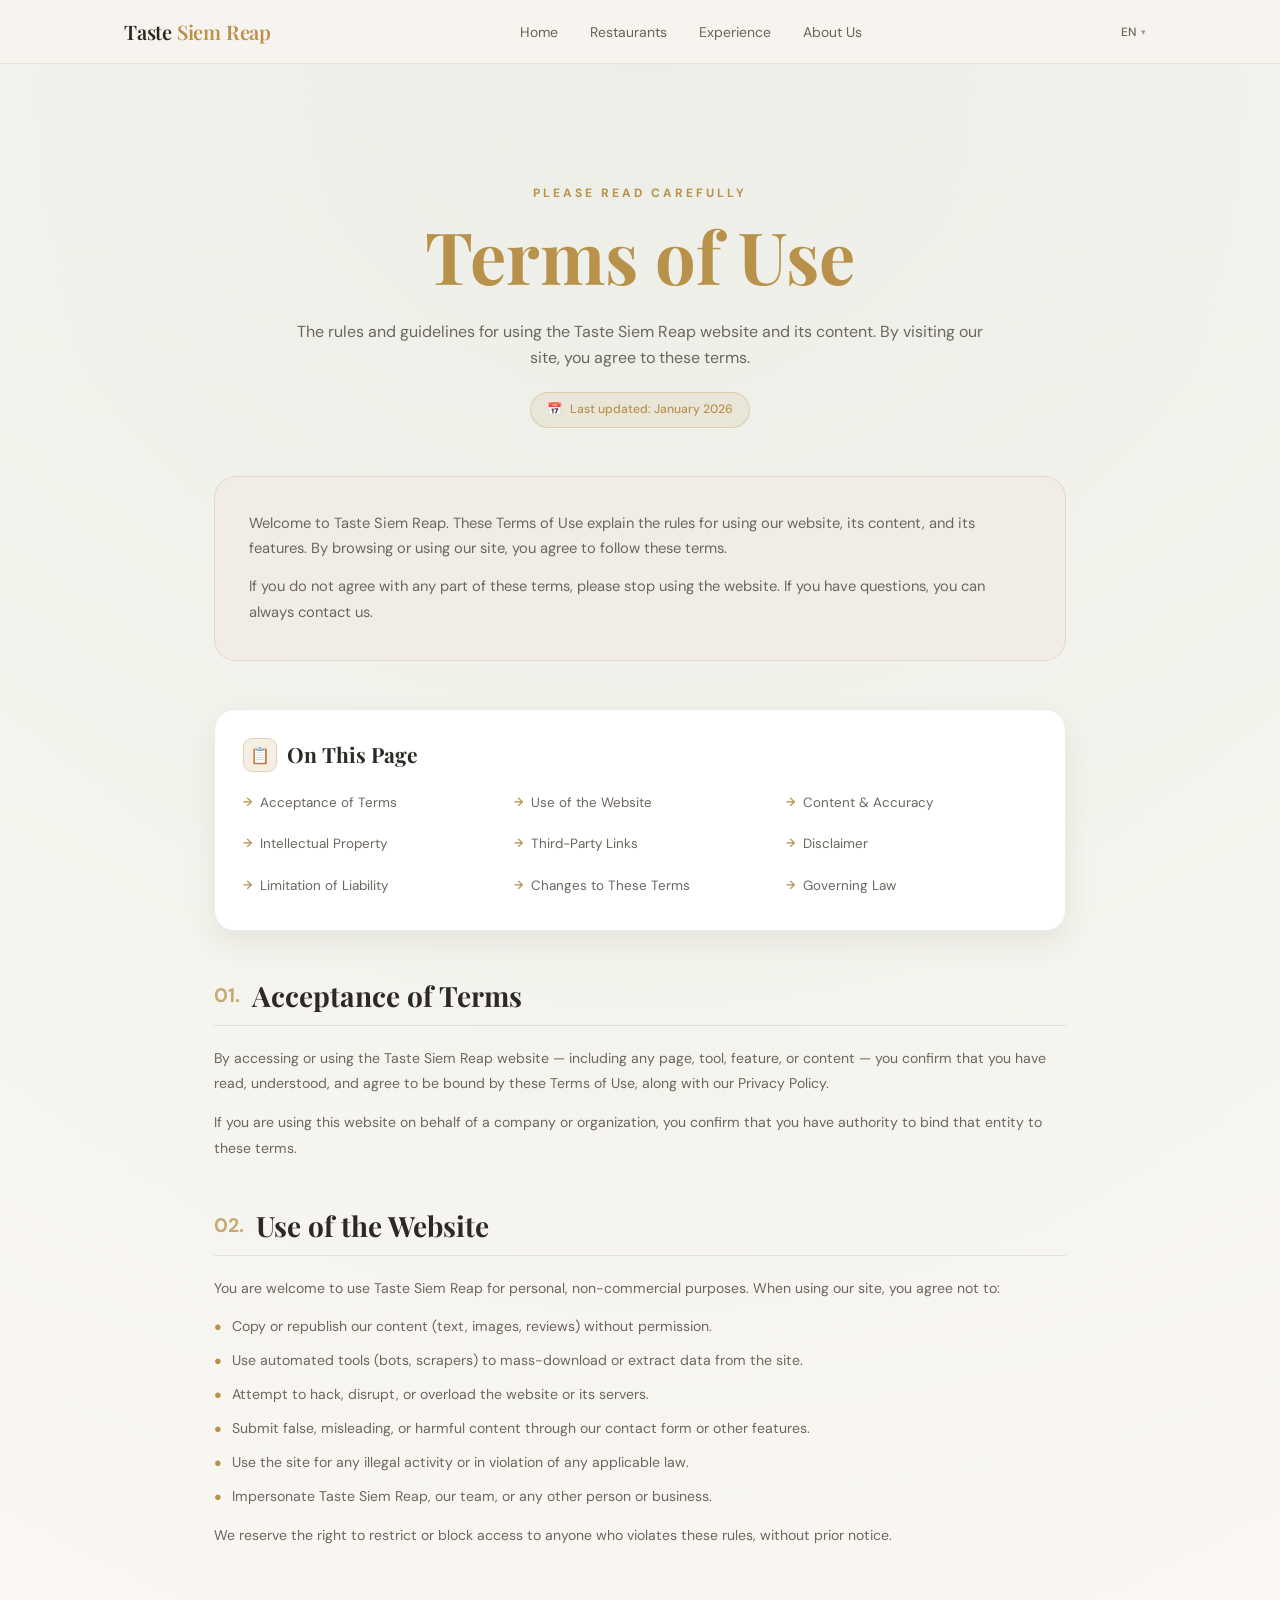
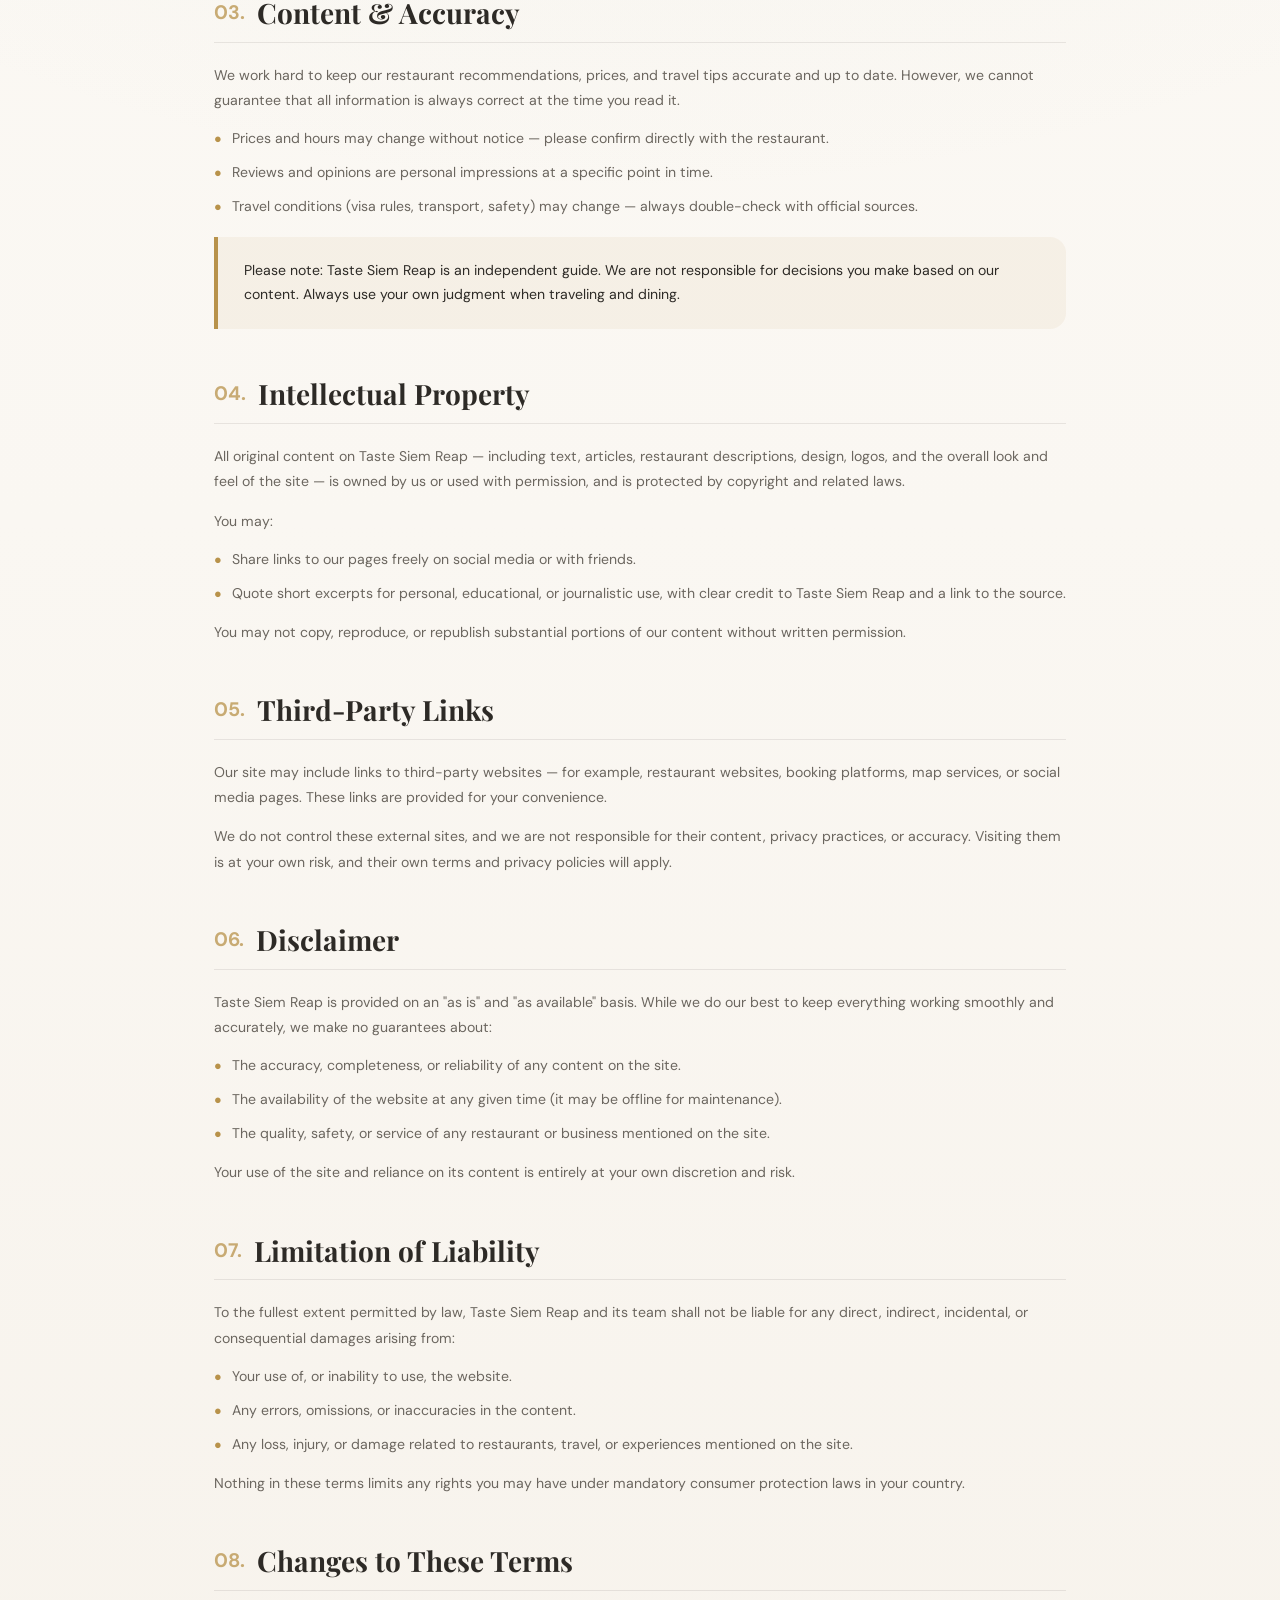
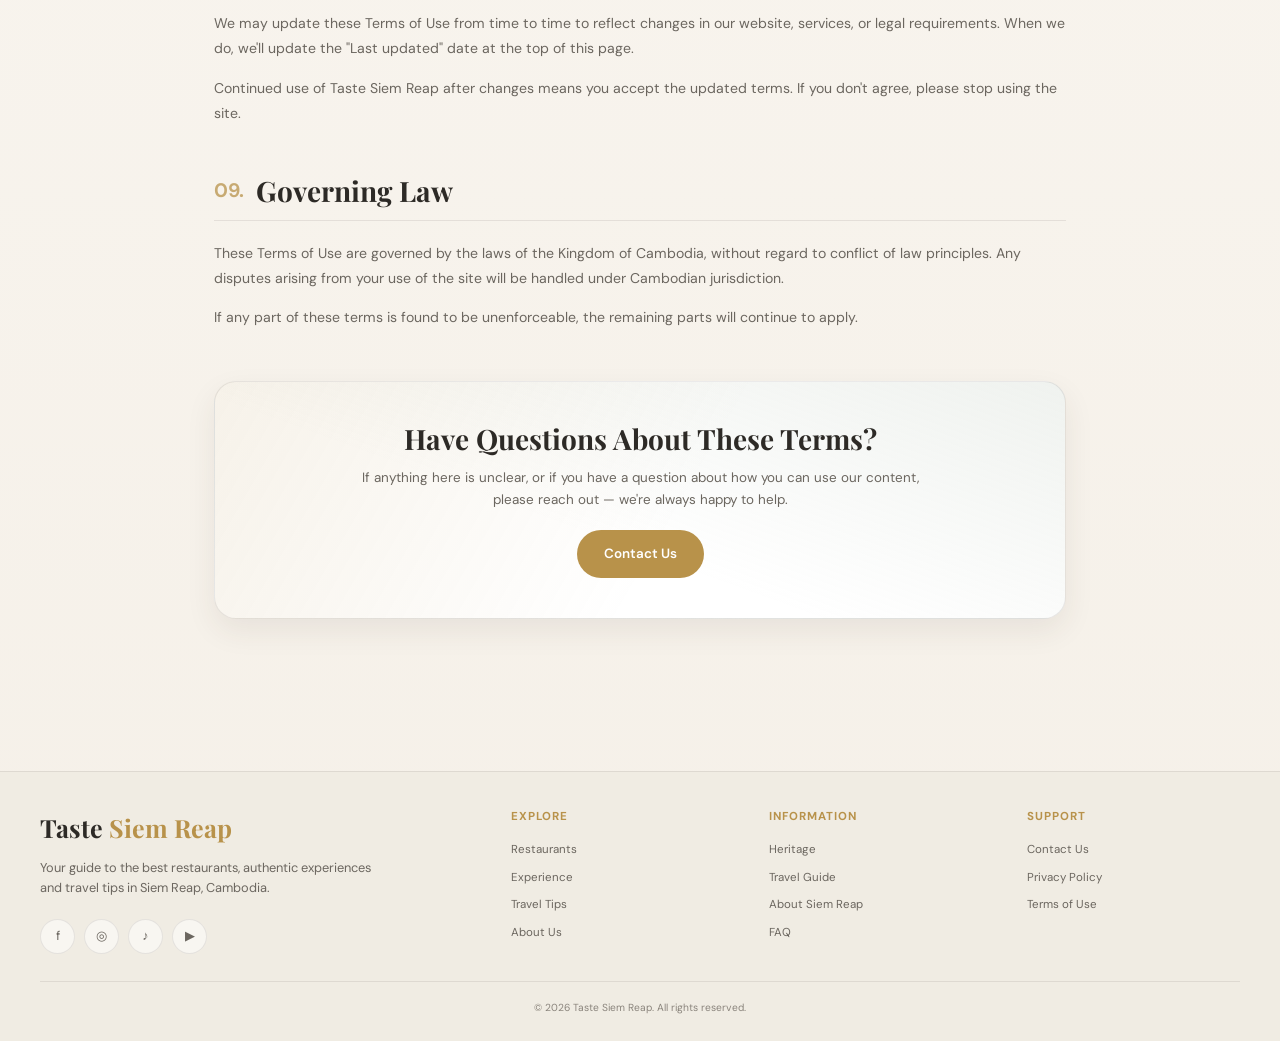
<file: tou.html>
<!DOCTYPE html>
<html lang="en">
<head>
  <meta charset="UTF-8">
  <meta name="viewport" content="width=device-width, initial-scale=1.0, maximum-scale=5.0, viewport-fit=cover">
  <title>Taste Siem Reap · Terms of Use</title>
  <link rel="preconnect" href="https://fonts.googleapis.com">
  <link rel="preconnect" href="https://fonts.gstatic.com" crossorigin>
  <link href="https://fonts.googleapis.com/css2?family=DM+Sans:wght@400;500;600;700&family=Playfair+Display:wght@500;600;700&display=swap" rel="stylesheet">
  <style>
    /* ===== reset & base ===== */
    *, *::before, *::after { margin:0; padding:0; box-sizing:border-box; }
    html { scroll-behavior:smooth; -webkit-text-size-adjust:100%; }

    body {
      background:
        radial-gradient(circle at 50% 0%, rgba(168, 184, 165, 0.20), transparent 42%),
        linear-gradient(180deg, #fdfbf7 0%, #faf7f2 50%, #f5f0e8 100%);
      color: var(--text);
      font-family: "DM Sans", sans-serif;
      line-height: 1.6;
      min-height: 100vh;
      min-height: 100dvh;
      overflow-x: hidden;
    }

    a { color:inherit; text-decoration:none; }
    button { font-family:inherit; cursor:pointer; border:none; background:none; }
    img { display:block; width:100%; height:auto; max-width:100%; }

    /* ===== variables ===== */
    :root {
      --bg: #faf7f2;
      --bg-soft: #f2ede4;
      --card: #ffffff;
      --card-hover: #fffdf9;
      --gold: #b8924a;
      --gold-light: #d4b06a;
      --text: #2d2a26;
      --muted: #6b665f;
      --muted-dark: #8a847c;
      --border: rgba(60, 55, 48, 0.10);
      --shadow: 0 12px 30px rgba(60, 50, 40, 0.08);
      --radius: 20px;

      --header-height: 70px;
      --container-padding: 20px;
    }

    /* ============================================================
       HEADER
    ============================================================ */
    header.site-header {
      position: sticky;
      top: 0;
      z-index: 1000;
      background: rgba(250, 247, 242, 0.92);
      backdrop-filter: blur(16px);
      -webkit-backdrop-filter: blur(16px);
      border-bottom: 1px solid var(--border);
      height: var(--header-height);
      transition: height 0.3s ease;
    }

    .navbar {
      max-width: 1200px;
      margin: 0 auto;
      height: 100%;
      padding: 0 var(--container-padding);
      display: flex;
      align-items: center;
      justify-content: space-between;
      gap: 10px;
    }

    .logo {
      font-family: "Playfair Display", serif;
      font-size: clamp(20px, 2.5vw, 26px);
      font-weight: 700;
      letter-spacing: .3px;
      flex-shrink: 0;
      white-space: nowrap;
      color: var(--text);
    }

    .logo span { color: var(--gold); }

    .nav-links {
      display: flex;
      align-items: center;
      gap: clamp(15px, 2vw, 30px);
      list-style: none;
      height: var(--header-height);
    }

    .nav-links a {
      color: var(--text);
      font-size: clamp(12px, 1vw, 14px);
      font-weight: 500;
      transition: .25s ease;
      position: relative;
      padding: 5px 0;
      white-space: nowrap;
      display: flex;
      align-items: center;
      height: 100%;
    }

    .nav-links a:hover,
    .nav-links a.active { color: var(--gold); }

    .nav-links a.active::after {
      content: "";
      position: absolute;
      left: 0;
      right: 0;
      bottom: 0;
      height: 2px;
      background: var(--gold);
      border-radius: 10px;
    }

    .nav-actions {
      display: flex;
      align-items: center;
      gap: 8px;
      flex-shrink: 0;
    }

    .nav-action {
      width: 36px;
      height: 36px;
      border: 1px solid var(--border);
      border-radius: 50%;
      display: grid;
      place-items: center;
      color: var(--muted);
      background: transparent;
      cursor: pointer;
      transition: .25s ease;
      font-size: 14px;
    }

    .nav-action:hover {
      border-color: var(--gold);
      color: var(--gold);
      background: rgba(184, 146, 74, .08);
    }

    .language-wrapper { position: relative; }

    .language-btn {
      width: 36px;
      height: 36px;
      border: 1px solid var(--border);
      border-radius: 50%;
      display: grid;
      place-items: center;
      color: var(--muted);
      background: transparent;
      cursor: pointer;
      transition: .25s ease;
      font-size: 11px;
      font-weight: 600;
    }

    .language-btn:hover {
      border-color: var(--gold);
      color: var(--gold);
      background: rgba(184, 146, 74, .08);
    }

    .language-menu {
      position: absolute;
      right: 0;
      top: calc(100% + 10px);
      min-width: 145px;
      padding: 7px;
      background: #ffffff;
      border: 1px solid var(--border);
      border-radius: 14px;
      box-shadow: var(--shadow);
      display: none;
      z-index: 100;
    }

    .language-menu.show { display: block; }

    .language-option {
      width: 100%;
      border: none;
      background: transparent;
      color: var(--muted);
      padding: 10px 11px;
      border-radius: 10px;
      text-align: left;
      cursor: pointer;
      font-size: 13px;
      transition: .2s ease;
    }

    .language-option:hover,
    .language-option.active {
      background: rgba(184, 146, 74, .12);
      color: var(--gold);
    }

    .hamburger {
      display: none;
      flex-direction: column;
      gap: 5px;
      padding: 8px;
      cursor: pointer;
      background: transparent;
      border: none;
    }

    .hamburger span {
      display: block;
      width: 26px;
      height: 2px;
      background: var(--text);
      border-radius: 2px;
      transition: .3s ease;
    }

    .hamburger.active span:nth-child(1) { transform: rotate(45deg) translate(5px, 5px); }
    .hamburger.active span:nth-child(2) { opacity: 0; }
    .hamburger.active span:nth-child(3) { transform: rotate(-45deg) translate(5px, -5px); }

    .mobile-nav-overlay {
      display: none;
      position: fixed;
      top: var(--header-height);
      left: 0;
      right: 0;
      bottom: 0;
      background: rgba(250, 247, 242, 0.98);
      backdrop-filter: blur(10px);
      -webkit-backdrop-filter: blur(10px);
      z-index: 999;
      padding: 30px var(--container-padding);
      overflow-y: auto;
    }

    .mobile-nav-overlay.open { display: block; }

    .mobile-nav-links {
      list-style: none;
      display: flex;
      flex-direction: column;
      gap: 8px;
    }

    .mobile-nav-links a {
      display: block;
      padding: 16px 20px;
      color: var(--text);
      font-size: 18px;
      font-weight: 500;
      border-radius: 12px;
      transition: .25s ease;
      text-align: center;
    }

    .mobile-nav-links a:hover,
    .mobile-nav-links a.active {
      background: rgba(184, 146, 74, .12);
      color: var(--gold);
    }

    /* ============================================================
       HERO
    ============================================================ */
    .legal-hero {
      max-width:1200px;
      margin:0 auto;
      padding:clamp(80px, 12vw, 120px) clamp(16px, 4vw, 24px) clamp(24px, 4vw, 48px);
      text-align:center;
    }
    .eyebrow {
      color:var(--gold);
      text-transform:uppercase;
      letter-spacing:clamp(2px, 0.4vw, 3px);
      font-size:clamp(10px, 1.2vw, 12px);
      font-weight:700;
      margin-bottom:14px;
    }
    .legal-hero h1 {
      font-family:"Playfair Display",serif;
      font-size:clamp(32px, 9vw, 72px);
      line-height:1.08;
      max-width:900px;
      margin:0 auto;
      color:var(--text);
    }
    .legal-hero h1 span { color:var(--gold); }
    .legal-hero p {
      max-width:720px;
      margin:clamp(16px, 3vw, 24px) auto 0;
      color:var(--muted);
      font-size:clamp(14px, 1.4vw, 16px);
      padding:0 clamp(4px, 2vw, 8px);
    }
    .last-updated {
      display:inline-flex;
      align-items:center;
      gap:8px;
      margin-top:clamp(16px, 3vw, 22px);
      padding:7px 16px;
      border-radius:999px;
      background:rgba(184, 146, 74, .1);
      border:1px solid rgba(184, 146, 74, .3);
      color:var(--gold);
      font-size:clamp(11px, 0.95vw, 13px);
      font-weight:500;
    }

    /* ============================================================
       MAIN
    ============================================================ */
    .legal-section {
      max-width:900px;
      margin:0 auto;
      padding:0 clamp(16px, 4vw, 24px) clamp(60px, 8vw, 80px);
      flex:1 0 auto;
      width:100%;
    }

    /* ===== intro box ===== */
    .legal-intro {
      background:var(--bg-soft);
      border:1px solid var(--border);
      border-radius:clamp(16px, 3vw, 22px);
      padding:clamp(22px, 4vw, 34px);
      margin-bottom:clamp(32px, 5vw, 48px);
    }
    .legal-intro p {
      color:var(--muted);
      font-size:clamp(13.5px, 1.15vw, 15.5px);
      line-height:1.75;
      margin-bottom:12px;
    }
    .legal-intro p:last-child { margin-bottom:0; }
    .legal-intro strong {
      color:var(--gold);
      font-weight:600;
    }

    /* ===== quick nav ===== */
    .toc {
      background:var(--card);
      border:1px solid var(--border);
      border-radius:clamp(16px, 3vw, 20px);
      padding:clamp(20px, 3.5vw, 28px);
      margin-bottom:clamp(32px, 5vw, 48px);
      box-shadow:var(--shadow);
    }
    .toc h2 {
      font-family:"Playfair Display",serif;
      font-size:clamp(17px, 1.9vw, 21px);
      margin-bottom:14px;
      display:flex;
      align-items:center;
      gap:10px;
      color:var(--text);
    }
    .toc h2 .icon {
      width:34px;
      height:34px;
      border-radius:9px;
      background:#f5efe3;
      border:1px solid rgba(184, 146, 74, .3);
      display:grid;
      place-items:center;
      font-size:16px;
      flex-shrink:0;
    }
    .toc-list {
      list-style:none;
      display:grid;
      grid-template-columns:repeat(auto-fit, minmax(min(100%, 220px), 1fr));
      gap:8px 20px;
    }
    .toc-list a {
      display:flex;
      align-items:center;
      gap:8px;
      color:var(--muted);
      font-size:clamp(13px, 1.05vw, 14px);
      padding:6px 0;
      transition:color .25s ease, transform .25s ease;
    }
    .toc-list a:hover {
      color:var(--gold);
      transform:translateX(3px);
    }
    .toc-list a::before {
      content:"→";
      color:var(--gold);
      font-weight:600;
      font-size:12px;
      transition:transform .25s ease;
    }

    /* ===== content blocks ===== */
    .legal-block {
      margin-bottom:clamp(32px, 5vw, 48px);
      scroll-margin-top:calc(var(--header-height) + 20px);
    }
    .legal-block:last-child { margin-bottom:0; }

    .legal-block h2 {
      font-family:"Playfair Display",serif;
      font-size:clamp(20px, 3vw, 28px);
      line-height:1.2;
      margin-bottom:clamp(14px, 2.5vw, 20px);
      display:flex;
      align-items:center;
      gap:12px;
      padding-bottom:12px;
      border-bottom:1px solid var(--border);
      color:var(--text);
    }
    .legal-block h2 .num {
      font-size:0.7em;
      color:var(--gold);
      opacity:0.75;
      flex-shrink:0;
      font-family:"DM Sans",sans-serif;
      font-weight:700;
    }

    .legal-block h3 {
      font-size:clamp(15px, 1.35vw, 17px);
      font-weight:600;
      color:var(--gold);
      margin-top:clamp(16px, 2.5vw, 22px);
      margin-bottom:10px;
      line-height:1.35;
    }
    .legal-block h3:first-of-type { margin-top:0; }

    .legal-block p {
      color:var(--muted);
      font-size:clamp(13.5px, 1.1vw, 15px);
      line-height:1.8;
      margin-bottom:14px;
    }
    .legal-block p:last-child { margin-bottom:0; }
    .legal-block strong {
      color:var(--text);
      font-weight:600;
    }

    .legal-block ul {
      list-style:none;
      margin:14px 0;
      display:flex;
      flex-direction:column;
      gap:10px;
    }
    .legal-block ul li {
      display:flex;
      align-items:flex-start;
      gap:10px;
      color:var(--muted);
      font-size:clamp(13.5px, 1.1vw, 15px);
      line-height:1.65;
    }
    .legal-block ul li::before {
      content:"•";
      color:var(--gold);
      font-size:20px;
      line-height:1.2;
      flex-shrink:0;
      font-weight:700;
    }
    .legal-block ul li strong {
      color:var(--text);
      font-weight:600;
    }

    /* ===== highlight callout ===== */
    .callout {
      background:rgba(184, 146, 74, .08);
      border-left:4px solid var(--gold);
      border-radius:0 clamp(12px, 2vw, 16px) clamp(12px, 2vw, 16px) 0;
      padding:clamp(16px, 2.5vw, 22px) clamp(18px, 3vw, 26px);
      margin:18px 0;
    }
    .callout p {
      color:var(--text);
      font-size:clamp(13.5px, 1.1vw, 15px);
      line-height:1.7;
      margin:0;
    }
    .callout strong { color:var(--gold); }

    /* ===== contact box ===== */
    .legal-contact {
      margin-top:clamp(36px, 5vw, 50px);
      padding:clamp(24px, 4vw, 40px);
      background:
        linear-gradient(120deg, rgba(184, 146, 74, .12), transparent 55%),
        linear-gradient(200deg, rgba(168, 184, 165, .18), transparent 60%),
        var(--card);
      border:1px solid var(--border);
      border-radius:clamp(16px, 3vw, 22px);
      text-align:center;
      box-shadow:var(--shadow);
    }
    .legal-contact h2 {
      font-family:"Playfair Display",serif;
      font-size:clamp(20px, 3vw, 28px);
      line-height:1.2;
      margin-bottom:12px;
      color:var(--text);
    }
    .legal-contact h2 span { color:var(--gold); }
    .legal-contact p {
      color:var(--muted);
      font-size:clamp(13px, 1.05vw, 14.5px);
      max-width:600px;
      margin:0 auto 20px;
    }
    .btn {
      display:inline-flex;
      align-items:center;
      gap:8px;
      padding:12px 26px;
      border-radius:999px;
      font-size:clamp(13px, 1.05vw, 14.5px);
      font-weight:600;
      transition:.25s ease;
      cursor:pointer;
      border:1px solid transparent;
    }
    .btn-primary {
      background:var(--gold);
      color:#ffffff;
    }
    .btn-primary:hover {
      background:var(--gold-light);
      transform:translateY(-2px);
      box-shadow:0 8px 20px rgba(184, 146, 74, .3);
    }

    /* ============================================================
       FOOTER
    ============================================================ */
    footer.site-footer {
      margin-top: clamp(50px, 8vh, 110px);
      padding: clamp(30px, 4vh, 55px) var(--container-padding) clamp(18px, 3vh, 25px);
      background: #f0ece3;
      border-top: 1px solid var(--border);
    }

    .footer-grid {
      max-width: 1200px;
      margin: auto;
      display: grid;
      grid-template-columns: 2fr 1fr 1fr 1fr;
      gap: clamp(20px, 4vw, 45px);
    }

    .footer-brand h2 {
      font-family: "Playfair Display", serif;
      font-size: clamp(20px, 2.2vw, 25px);
      margin-bottom: 10px;
      color: var(--text);
    }

    .footer-brand h2 span { color: var(--gold); }

    .footer-brand p {
      max-width: 350px;
      color: var(--muted);
      font-size: clamp(11px, 1vw, 13px);
    }

    .socials {
      display: flex;
      gap: 9px;
      margin-top: 20px;
      flex-wrap: wrap;
    }

    .social {
      width: clamp(30px, 3vw, 35px);
      height: clamp(30px, 3vw, 35px);
      display: flex;
      align-items: center;
      justify-content: center;
      border: 1px solid var(--border);
      border-radius: 50%;
      color: var(--muted);
      background: rgba(255, 255, 255, 0.5);
      font-size: clamp(11px, 1vw, 13px);
      transition: .25s ease;
      cursor: pointer;
    }

    .social:hover {
      color: var(--gold);
      border-color: var(--gold);
      background: #ffffff;
    }

    .footer-column h3 {
      color: var(--gold);
      font-size: clamp(10px, 0.9vw, 12px);
      letter-spacing: 1px;
      margin-bottom: 15px;
    }

    .footer-column a {
      display: block;
      color: var(--muted);
      font-size: clamp(11px, 0.9vw, 12px);
      margin-bottom: 9px;
      transition: .25s ease;
    }

    .footer-column a:hover { color: var(--gold); }

    .copyright {
      max-width: 1200px;
      margin: clamp(20px, 3vh, 40px) auto 0;
      padding-top: clamp(14px, 2vh, 20px);
      border-top: 1px solid var(--border);
      color: var(--muted-dark);
      font-size: clamp(10px, 0.8vw, 11px);
      text-align: center;
    }

    /* ============================================================
       RESPONSIVE
    ============================================================ */
    @media (max-width: 1024px) {
      .footer-grid { grid-template-columns: 1fr 1fr; }
    }

    @media (max-width: 768px) {
      :root { --header-height: 64px; --container-padding: 16px; }

      .nav-links { display: none; }
      .hamburger { display: flex; }
      .nav-action { width: 32px; height: 32px; font-size: 12px; }
      .language-btn { width: 32px; height: 32px; font-size: 10px; }

      .footer-grid { grid-template-columns: 1fr; gap: 25px; }
      .mobile-nav-overlay { padding: 20px var(--container-padding) 40px; }
      .mobile-nav-links a { font-size: 16px; padding: 14px 16px; }
    }

    @media (max-width: 480px) {
      :root { --header-height: 58px; --container-padding: 14px; }
      .logo { font-size: clamp(17px, 4.5vw, 20px); }
      .nav-action { width: 28px; height: 28px; font-size: 11px; }
      .language-btn { width: 28px; height: 28px; font-size: 9px; }
      .hamburger span { width: 22px; height: 2px; }

      .language-menu { min-width: 130px; right: -10px; }
      .language-option { font-size: 12px; padding: 8px 10px; }
      .mobile-nav-links a { font-size: 14px; padding: 12px 14px; }

      .btn { padding:11px 22px; }
    }

    @media (prefers-reduced-motion: reduce) {
      *, *::before, *::after {
        animation-duration:0.01ms !important;
        transition-duration:0.01ms !important;
      }
      html { scroll-behavior:auto; }
    }
  </style>
  <link rel="stylesheet" href="site-header.css">
</head>
<body>

<!-- ============================================================
     HEADER
============================================================ -->
<header class="site-header">
  <nav class="navbar">
    <a href="index.html" class="logo">
      Taste <span>Siem Reap</span>
    </a>

    <ul class="nav-links">
      <li><a href="index.html" data-i18n="navHome">Home</a></li>
      <li><a href="res.html" data-i18n="navRestaurants">Restaurants</a></li>
      <li><a href="experience.html" data-i18n="navExperience">Experience</a></li>
      <li><a href="Aboutus.html" data-i18n="navAbout">About Us</a></li>
    </ul>

    <div class="nav-actions">
      <div class="language-wrapper" id="languageWrapper">
        <button class="language-btn" id="languageButton" type="button" aria-label="Language">
          <span id="currentLanguage">EN</span>
        </button>
        <div class="language-menu" id="languageMenu">
          <button class="language-option active" data-language="en" type="button">🇬🇧 English</button>
          <button class="language-option" data-language="zh" type="button">🇨🇳 中文</button>
          <button class="language-option" data-language="km" type="button">🇰🇭 ខ្មែរ</button>
        </div>
      </div>

      <button class="hamburger" id="hamburger" type="button" aria-label="Toggle menu">
        <span></span><span></span><span></span>
      </button>
    </div>
  </nav>
</header>

<!-- ============================================================
     MOBILE NAV
============================================================ -->
<div class="mobile-nav-overlay" id="mobileNav">
  <ul class="mobile-nav-links">
    <li><a href="index.html" data-i18n="navHome">Home</a></li>
    <li><a href="res.html" data-i18n="navRestaurants">Restaurants</a></li>
    <li><a href="experience.html" data-i18n="navExperience">Experience</a></li>
    <li><a href="Aboutus.html" data-i18n="navAbout">About Us</a></li>
  </ul>
</div>

<!-- ============================================================
     HERO
============================================================ -->
<section class="legal-hero">
  <div class="eyebrow" data-i18n="termsEyebrow">Please Read Carefully</div>
  <h1><span data-i18n="termsTitle1">Terms of</span> <span data-i18n="termsTitle2">Use</span></h1>
  <p data-i18n="termsIntro">The rules and guidelines for using the Taste Siem Reap website and its content. By visiting our site, you agree to these terms.</p>
  <div class="last-updated">
    <span>📅</span>
    <span data-i18n="lastUpdated">Last updated: January 2026</span>
  </div>
</section>

<!-- ============================================================
     MAIN CONTENT
============================================================ -->
<section class="legal-section">

  <!-- Intro box -->
  <div class="legal-intro">
    <p data-i18n="introP1">Welcome to <strong>Taste Siem Reap</strong>. These Terms of Use explain the rules for using our website, its content, and its features. By browsing or using our site, you agree to follow these terms.</p>
    <p data-i18n="introP2">If you do not agree with any part of these terms, please stop using the website. If you have questions, you can always <a href="contact.html" style="color:var(--gold-light);text-decoration:underline;">contact us</a>.</p>
  </div>

  <!-- Table of contents -->
  <div class="toc">
    <h2><span class="icon">📋</span><span data-i18n="tocTitle">On This Page</span></h2>
    <ul class="toc-list">
      <li><a href="#acceptance" data-i18n="toc1">Acceptance of Terms</a></li>
      <li><a href="#use-site" data-i18n="toc2">Use of the Website</a></li>
      <li><a href="#content" data-i18n="toc3">Content & Accuracy</a></li>
      <li><a href="#intellectual" data-i18n="toc4">Intellectual Property</a></li>
      <li><a href="#thirdparty" data-i18n="toc5">Third-Party Links</a></li>
      <li><a href="#disclaimer" data-i18n="toc6">Disclaimer</a></li>
      <li><a href="#liability" data-i18n="toc7">Limitation of Liability</a></li>
      <li><a href="#changes" data-i18n="toc8">Changes to These Terms</a></li>
      <li><a href="#governing" data-i18n="toc9">Governing Law</a></li>
    </ul>
  </div>

  <!-- 1. Acceptance -->
  <div class="legal-block" id="acceptance">
    <h2><span class="num">01.</span><span data-i18n="b1Title">Acceptance of Terms</span></h2>
    <p data-i18n="b1Text">By accessing or using the Taste Siem Reap website — including any page, tool, feature, or content — you confirm that you have read, understood, and agree to be bound by these Terms of Use, along with our <a href="privacy.html" style="color:var(--gold-light);text-decoration:underline;">Privacy Policy</a>.</p>
    <p data-i18n="b1Text2">If you are using this website on behalf of a company or organization, you confirm that you have authority to bind that entity to these terms.</p>
  </div>

  <!-- 2. Use of the Website -->
  <div class="legal-block" id="use-site">
    <h2><span class="num">02.</span><span data-i18n="b2Title">Use of the Website</span></h2>
    <p data-i18n="b2Text">You are welcome to use Taste Siem Reap for personal, non-commercial purposes. When using our site, you agree <strong>not</strong> to:</p>
    <ul>
      <li><span data-i18n="b2L1"><strong>Copy or republish</strong> our content (text, images, reviews) without permission.</span></li>
      <li><span data-i18n="b2L2"><strong>Use automated tools</strong> (bots, scrapers) to mass-download or extract data from the site.</span></li>
      <li><span data-i18n="b2L3"><strong>Attempt to hack, disrupt, or overload</strong> the website or its servers.</span></li>
      <li><span data-i18n="b2L4"><strong>Submit false, misleading, or harmful content</strong> through our contact form or other features.</span></li>
      <li><span data-i18n="b2L5"><strong>Use the site for any illegal activity</strong> or in violation of any applicable law.</span></li>
      <li><span data-i18n="b2L6"><strong>Impersonate</strong> Taste Siem Reap, our team, or any other person or business.</span></li>
    </ul>
    <p data-i18n="b2Text2">We reserve the right to restrict or block access to anyone who violates these rules, without prior notice.</p>
  </div>

  <!-- 3. Content & Accuracy -->
  <div class="legal-block" id="content">
    <h2><span class="num">03.</span><span data-i18n="b3Title">Content & Accuracy</span></h2>
    <p data-i18n="b3Text">We work hard to keep our restaurant recommendations, prices, and travel tips accurate and up to date. However, we cannot guarantee that all information is always correct at the time you read it.</p>
    <ul>
      <li><span data-i18n="b3L1"><strong>Prices and hours</strong> may change without notice — please confirm directly with the restaurant.</span></li>
      <li><span data-i18n="b3L2"><strong>Reviews and opinions</strong> are personal impressions at a specific point in time.</span></li>
      <li><span data-i18n="b3L3"><strong>Travel conditions</strong> (visa rules, transport, safety) may change — always double-check with official sources.</span></li>
    </ul>
    <div class="callout">
      <p data-i18n="b3Callout"><strong>Please note:</strong> Taste Siem Reap is an independent guide. We are not responsible for decisions you make based on our content. Always use your own judgment when traveling and dining.</p>
    </div>
  </div>

  <!-- 4. Intellectual Property -->
  <div class="legal-block" id="intellectual">
    <h2><span class="num">04.</span><span data-i18n="b4Title">Intellectual Property</span></h2>
    <p data-i18n="b4Text">All original content on Taste Siem Reap — including text, articles, restaurant descriptions, design, logos, and the overall look and feel of the site — is owned by us or used with permission, and is protected by copyright and related laws.</p>
    <p data-i18n="b4Text2">You may:</p>
    <ul>
      <li><span data-i18n="b4L1"><strong>Share links</strong> to our pages freely on social media or with friends.</span></li>
      <li><span data-i18n="b4L2"><strong>Quote short excerpts</strong> for personal, educational, or journalistic use, with clear credit to Taste Siem Reap and a link to the source.</span></li>
    </ul>
    <p data-i18n="b4Text3">You may <strong>not</strong> copy, reproduce, or republish substantial portions of our content without written permission.</p>
  </div>

  <!-- 5. Third-Party Links -->
  <div class="legal-block" id="thirdparty">
    <h2><span class="num">05.</span><span data-i18n="b5Title">Third-Party Links</span></h2>
    <p data-i18n="b5Text">Our site may include links to third-party websites — for example, restaurant websites, booking platforms, map services, or social media pages. These links are provided for your convenience.</p>
    <p data-i18n="b5Text2">We do not control these external sites, and we are not responsible for their content, privacy practices, or accuracy. Visiting them is at your own risk, and their own terms and privacy policies will apply.</p>
  </div>

  <!-- 6. Disclaimer -->
  <div class="legal-block" id="disclaimer">
    <h2><span class="num">06.</span><span data-i18n="b6Title">Disclaimer</span></h2>
    <p data-i18n="b6Text">Taste Siem Reap is provided on an <strong>"as is"</strong> and <strong>"as available"</strong> basis. While we do our best to keep everything working smoothly and accurately, we make no guarantees about:</p>
    <ul>
      <li><span data-i18n="b6L1">The accuracy, completeness, or reliability of any content on the site.</span></li>
      <li><span data-i18n="b6L2">The availability of the website at any given time (it may be offline for maintenance).</span></li>
      <li><span data-i18n="b6L3">The quality, safety, or service of any restaurant or business mentioned on the site.</span></li>
    </ul>
    <p data-i18n="b6Text2">Your use of the site and reliance on its content is entirely at your own discretion and risk.</p>
  </div>

  <!-- 7. Limitation of Liability -->
  <div class="legal-block" id="liability">
    <h2><span class="num">07.</span><span data-i18n="b7Title">Limitation of Liability</span></h2>
    <p data-i18n="b7Text">To the fullest extent permitted by law, Taste Siem Reap and its team shall not be liable for any direct, indirect, incidental, or consequential damages arising from:</p>
    <ul>
      <li><span data-i18n="b7L1">Your use of, or inability to use, the website.</span></li>
      <li><span data-i18n="b7L2">Any errors, omissions, or inaccuracies in the content.</span></li>
      <li><span data-i18n="b7L3">Any loss, injury, or damage related to restaurants, travel, or experiences mentioned on the site.</span></li>
    </ul>
    <p data-i18n="b7Text2">Nothing in these terms limits any rights you may have under mandatory consumer protection laws in your country.</p>
  </div>

  <!-- 8. Changes -->
  <div class="legal-block" id="changes">
    <h2><span class="num">08.</span><span data-i18n="b8Title">Changes to These Terms</span></h2>
    <p data-i18n="b8Text">We may update these Terms of Use from time to time to reflect changes in our website, services, or legal requirements. When we do, we'll update the "Last updated" date at the top of this page.</p>
    <p data-i18n="b8Text2">Continued use of Taste Siem Reap after changes means you accept the updated terms. If you don't agree, please stop using the site.</p>
  </div>

  <!-- 9. Governing Law -->
  <div class="legal-block" id="governing">
    <h2><span class="num">09.</span><span data-i18n="b9Title">Governing Law</span></h2>
    <p data-i18n="b9Text">These Terms of Use are governed by the laws of the Kingdom of Cambodia, without regard to conflict of law principles. Any disputes arising from your use of the site will be handled under Cambodian jurisdiction.</p>
    <p data-i18n="b9Text2">If any part of these terms is found to be unenforceable, the remaining parts will continue to apply.</p>
  </div>

  <!-- Contact box -->
  <div class="legal-contact">
    <h2 data-i18n="ctaTitle">Have Questions About <span>These Terms?</span></h2>
    <p data-i18n="ctaText">If anything here is unclear, or if you have a question about how you can use our content, please reach out — we're always happy to help.</p>
    <a href="contact.html" class="btn btn-primary" data-i18n="ctaBtn">Contact Us</a>
  </div>

</section>

<!-- ============================================================
     FOOTER
============================================================ -->
<footer class="site-footer">
  <div class="footer-grid">
    <div class="footer-brand">
      <h2>Taste <span>Siem Reap</span></h2>
      <p data-i18n="footerDescription">Your guide to the best restaurants, authentic experiences and travel tips in Siem Reap, Cambodia.</p>
      <div class="socials">
        <span class="social">f</span>
        <span class="social">◎</span>
        <span class="social">♪</span>
        <span class="social">▶</span>
      </div>
    </div>

    <div class="footer-column">
      <h3 data-i18n="exploreFooter">EXPLORE</h3>
      <a href="res.html" data-i18n="navRestaurants">Restaurants</a>
      <a href="experience.html" data-i18n="navExperience">Experience</a>
      <a href="tip.html" data-i18n="travelTips">Travel Tips</a>
      <a href="Aboutus.html" data-i18n="navAbout">About Us</a>
    </div>

    <div class="footer-column">
      <h3 data-i18n="informationFooter">INFORMATION</h3>
      <a href="hari.html" data-i18n="heritage">Heritage</a>
      <a href="tvr.html" data-i18n="travelGuide">Travel Guide</a>
      <a href="abtsr.html" data-i18n="aboutSiemReap">About Siem Reap</a>
      <a href="faq.html" data-i18n="faq">FAQ</a>
    </div>

    <div class="footer-column">
      <h3 data-i18n="supportFooter">SUPPORT</h3>
      <a href="contactus.html" data-i18n="contactUs">Contact Us</a>
      <a href="prv.html" data-i18n="privacy">Privacy Policy</a>
      <a href="tou.html" data-i18n="terms">Terms of Use</a>
    </div>
  </div>

  <div class="copyright" data-i18n="copyright">
    © 2026 Taste Siem Reap. All rights reserved.
  </div>
</footer>

<script>
  (function(){
    // ----- translations -----
    const translations = {
      en: {
        navHome: "Home",
        navRestaurants: "Restaurants",
        navExperience: "Experience",
        navAbout: "About Us",

        termsEyebrow: "Please Read Carefully",
        termsTitle1: "Terms of",
        termsTitle2: "Use",
        termsIntro: "The rules and guidelines for using the Taste Siem Reap website and its content. By visiting our site, you agree to these terms.",
        lastUpdated: "Last updated: January 2026",

        introP1: "Welcome to Taste Siem Reap. These Terms of Use explain the rules for using our website, its content, and its features. By browsing or using our site, you agree to follow these terms.",
        introP2: "If you do not agree with any part of these terms, please stop using the website. If you have questions, you can always contact us.",

        tocTitle: "On This Page",
        toc1: "Acceptance of Terms",
        toc2: "Use of the Website",
        toc3: "Content & Accuracy",
        toc4: "Intellectual Property",
        toc5: "Third-Party Links",
        toc6: "Disclaimer",
        toc7: "Limitation of Liability",
        toc8: "Changes to These Terms",
        toc9: "Governing Law",

        b1Title: "Acceptance of Terms",
        b1Text: "By accessing or using the Taste Siem Reap website — including any page, tool, feature, or content — you confirm that you have read, understood, and agree to be bound by these Terms of Use, along with our Privacy Policy.",
        b1Text2: "If you are using this website on behalf of a company or organization, you confirm that you have authority to bind that entity to these terms.",

        b2Title: "Use of the Website",
        b2Text: "You are welcome to use Taste Siem Reap for personal, non-commercial purposes. When using our site, you agree not to:",
        b2L1: "Copy or republish our content (text, images, reviews) without permission.",
        b2L2: "Use automated tools (bots, scrapers) to mass-download or extract data from the site.",
        b2L3: "Attempt to hack, disrupt, or overload the website or its servers.",
        b2L4: "Submit false, misleading, or harmful content through our contact form or other features.",
        b2L5: "Use the site for any illegal activity or in violation of any applicable law.",
        b2L6: "Impersonate Taste Siem Reap, our team, or any other person or business.",
        b2Text2: "We reserve the right to restrict or block access to anyone who violates these rules, without prior notice.",

        b3Title: "Content & Accuracy",
        b3Text: "We work hard to keep our restaurant recommendations, prices, and travel tips accurate and up to date. However, we cannot guarantee that all information is always correct at the time you read it.",
        b3L1: "Prices and hours may change without notice — please confirm directly with the restaurant.",
        b3L2: "Reviews and opinions are personal impressions at a specific point in time.",
        b3L3: "Travel conditions (visa rules, transport, safety) may change — always double-check with official sources.",
        b3Callout: "Please note: Taste Siem Reap is an independent guide. We are not responsible for decisions you make based on our content. Always use your own judgment when traveling and dining.",

        b4Title: "Intellectual Property",
        b4Text: "All original content on Taste Siem Reap — including text, articles, restaurant descriptions, design, logos, and the overall look and feel of the site — is owned by us or used with permission, and is protected by copyright and related laws.",
        b4Text2: "You may:",
        b4L1: "Share links to our pages freely on social media or with friends.",
        b4L2: "Quote short excerpts for personal, educational, or journalistic use, with clear credit to Taste Siem Reap and a link to the source.",
        b4Text3: "You may not copy, reproduce, or republish substantial portions of our content without written permission.",

        b5Title: "Third-Party Links",
        b5Text: "Our site may include links to third-party websites — for example, restaurant websites, booking platforms, map services, or social media pages. These links are provided for your convenience.",
        b5Text2: "We do not control these external sites, and we are not responsible for their content, privacy practices, or accuracy. Visiting them is at your own risk, and their own terms and privacy policies will apply.",

        b6Title: "Disclaimer",
        b6Text: "Taste Siem Reap is provided on an \"as is\" and \"as available\" basis. While we do our best to keep everything working smoothly and accurately, we make no guarantees about:",
        b6L1: "The accuracy, completeness, or reliability of any content on the site.",
        b6L2: "The availability of the website at any given time (it may be offline for maintenance).",
        b6L3: "The quality, safety, or service of any restaurant or business mentioned on the site.",
        b6Text2: "Your use of the site and reliance on its content is entirely at your own discretion and risk.",

        b7Title: "Limitation of Liability",
        b7Text: "To the fullest extent permitted by law, Taste Siem Reap and its team shall not be liable for any direct, indirect, incidental, or consequential damages arising from:",
        b7L1: "Your use of, or inability to use, the website.",
        b7L2: "Any errors, omissions, or inaccuracies in the content.",
        b7L3: "Any loss, injury, or damage related to restaurants, travel, or experiences mentioned on the site.",
        b7Text2: "Nothing in these terms limits any rights you may have under mandatory consumer protection laws in your country.",

        b8Title: "Changes to These Terms",
        b8Text: "We may update these Terms of Use from time to time to reflect changes in our website, services, or legal requirements. When we do, we'll update the \"Last updated\" date at the top of this page.",
        b8Text2: "Continued use of Taste Siem Reap after changes means you accept the updated terms. If you don't agree, please stop using the site.",

        b9Title: "Governing Law",
        b9Text: "These Terms of Use are governed by the laws of the Kingdom of Cambodia, without regard to conflict of law principles. Any disputes arising from your use of the site will be handled under Cambodian jurisdiction.",
        b9Text2: "If any part of these terms is found to be unenforceable, the remaining parts will continue to apply.",

        ctaTitle: "Have Questions About These Terms?",
        ctaText: "If anything here is unclear, or if you have a question about how you can use our content, please reach out — we're always happy to help.",
        ctaBtn: "Contact Us",

        footerDescription: "Your guide to the best restaurants, authentic experiences and travel tips in Siem Reap, Cambodia.",
        exploreFooter: "EXPLORE",
        informationFooter: "INFORMATION",
        supportFooter: "SUPPORT",
        travelTips: "Travel Tips",
        heritage: "Heritage",
        travelGuide: "Travel Guide",
        aboutSiemReap: "About Siem Reap",
        faq: "FAQ",
        contactUs: "Contact Us",
        privacy: "Privacy Policy",
        terms: "Terms of Use",
        copyright: "© 2026 Taste Siem Reap. All rights reserved."
      },

      km: {
        navHome: "ទំព័រដើម",
        navRestaurants: "ភោជនីយដ្ឋាន",
        navExperience: "បទពិសោធន៍",
        navAbout: "អំពីយើង",

        termsEyebrow: "សូមអានដោយប្រុងប្រយ័ត្ន",
        termsTitle1: "លក្ខខណ្ឌ",
        termsTitle2: "ប្រើប្រាស់",
        termsIntro: "ច្បាប់ និងការណែនាំសម្រាប់ការប្រើប្រាស់គេហទំព័រ Taste Siem Reap និងខ្លឹមសាររបស់វា។ ការមកទស្សនាគេហទំព័ររបស់យើង មានន័យថាអ្នកយល់ព្រមនឹងលក្ខខណ្ឌទាំងនេះ។",
        lastUpdated: "ធ្វើបច្ចុប្បន្នភាពចុងក្រោយ៖ ខែមករា 2026",

        introP1: "សូមស្វាគមន៍មកកាន់ Taste Siem Reap។ លក្ខខណ្ឌប្រើប្រាស់ទាំងនេះពន្យល់ពីច្បាប់សម្រាប់ការប្រើប្រាស់គេហទំព័ររបស់យើង ខ្លឹមសារ និងមុខងាររបស់វា។ ការរុករក ឬប្រើប្រាស់គេហទំព័ររបស់យើង មានន័យថាអ្នកយល់ព្រមអនុវត្តតាមលក្ខខណ្ឌទាំងនេះ។",
        introP2: "ប្រសិនបើអ្នកមិនយល់ព្រមនឹងផ្នែកណាមួយនៃលក្ខខណ្ឌទាំងនេះ សូមបញ្ឈប់ការប្រើប្រាស់គេហទំព័រ។ ប្រសិនបើអ្នកមានសំណួរ អ្នកអាចទាក់ទងយើងបានគ្រប់ពេល។",

        tocTitle: "នៅលើទំព័រនេះ",
        toc1: "ការយល់ព្រមនឹងលក្ខខណ្ឌ",
        toc2: "ការប្រើប្រាស់គេហទំព័រ",
        toc3: "ខ្លឹមសារ និងភាពត្រឹមត្រូវ",
        toc4: "កម្មសិទ្ធិបញ្ញា",
        toc5: "តំណភ្ជាប់ភាគីទីបី",
        toc6: "ការបដិសេធ",
        toc7: "ការកំណត់ការទទួលខុសត្រូវ",
        toc8: "ការផ្លាស់ប្តូរលក្ខខណ្ឌទាំងនេះ",
        toc9: "ច្បាប់គ្រប់គ្រង",

        b1Title: "ការយល់ព្រមនឹងលក្ខខណ្ឌ",
        b1Text: "ការចូលមើល ឬប្រើប្រាស់គេហទំព័រ Taste Siem Reap — រួមទាំងទំព័រ ឧបករណ៍ មុខងារ ឬខ្លឹមសារណាមួយ — អ្នកបញ្ជាក់ថាអ្នកបានអាន យល់ និងយល់ព្រមអនុវត្តតាមលក្ខខណ្ឌប្រើប្រាស់ទាំងនេះ រួមទាំងគោលការណ៍ឯកជនភាពរបស់យើង។",
        b1Text2: "ប្រសិនបើអ្នកកំពុងប្រើប្រាស់គេហទំព័រនេះក្នុងនាមក្រុមហ៊ុន ឬអង្គការ អ្នកបញ្ជាក់ថាអ្នកមានសិទ្ធិចងភ្ជាប់អង្គភាពនោះទៅនឹងលក្ខខណ្ឌទាំងនេះ។",

        b2Title: "ការប្រើប្រាស់គេហទំព័រ",
        b2Text: "អ្នកត្រូវបានស្វាគមន៍ឱ្យប្រើប្រាស់ Taste Siem Reap សម្រាប់គោលបំណងផ្ទាល់ខ្លួន និងមិនមែនពាណិជ្ជកម្ម។ នៅពេលប្រើប្រាស់គេហទំព័ររបស់យើង អ្នកយល់ព្រមមិន៖",
        b2L1: "ចម្លង ឬបោះពុម្ពឡើងវិញនូវខ្លឹមសាររបស់យើង (អត្ថបទ រូបភាព ការវាយតម្លៃ) ដោយគ្មានការអនុញ្ញាត។",
        b2L2: "ប្រើប្រាស់ឧបករណ៍ស្វ័យប្រវត្តិ (បូត ស្ក្រេភើរ) ដើម្បីទាញយកទិន្នន័យពីគេហទំព័រជាដុំៗ។",
        b2L3: "ព្យាយាមហែក រំខាន ឬផ្ទុកលើសទម្ងន់គេហទំព័រ ឬម៉ាស៊ីនមេរបស់វា។",
        b2L4: "ផ្ញើខ្លឹមសារមិនពិត បំភាន់ ឬបង្កគ្រោះថ្នាក់តាមរយៈទម្រង់ទំនាក់ទំនង ឬមុខងារផ្សេងទៀត។",
        b2L5: "ប្រើប្រាស់គេហទំព័រសម្រាប់សកម្មភាពខុសច្បាប់ ឬបំពានច្បាប់ជាធរមាន។",
        b2L6: "ក្លែងខ្លួនជា Taste Siem Reap ក្រុមការងាររបស់យើង ឬបុគ្គល ឬអាជីវកម្មផ្សេងទៀត។",
        b2Text2: "យើងរក្សាសិទ្ធិក្នុងការរឹតបន្តឹង ឬទប់ស្កាត់ការចូលប្រើចំពោះអ្នកដែលបំពានច្បាប់ទាំងនេះ ដោយគ្មានការជូនដំណឹងជាមុន។",

        b3Title: "ខ្លឹមសារ និងភាពត្រឹមត្រូវ",
        b3Text: "យើងខិតខំយ៉ាងខ្លាំងដើម្បីរក្សាការណែនាំភោជនីយដ្ឋាន តម្លៃ និងគន្លឹះធ្វើដំណើររបស់យើងឱ្យមានភាពត្រឹមត្រូវ និងទាន់សម័យ។ ទោះជាយ៉ាងណា យើងមិនអាចធានាថាព័ត៌មានទាំងអស់តែងតែត្រឹមត្រូវនៅពេលអ្នកអានវាបានទេ។",
        b3L1: "តម្លៃ និងម៉ោងអាចផ្លាស់ប្តូរដោយគ្មានការជូនដំណឹង — សូមបញ្ជាក់ផ្ទាល់ជាមួយភោជនីយដ្ឋាន។",
        b3L2: "ការវាយតម្លៃ និងមតិយោបល់គឺជាចំណាប់អារម្មណ៍ផ្ទាល់ខ្លួននៅពេលវេលាជាក់លាក់មួយ។",
        b3L3: "លក្ខខណ្ឌធ្វើដំណើរ (ច្បាប់ទិដ្ឋាការ ការធ្វើដំណើរ សុវត្ថិភាព) អាចផ្លាស់ប្តូរ — ត្រូវពិនិត្យជាមួយប្រភពផ្លូវការជានិច្ច។",
        b3Callout: "សូមចំណាំ៖ Taste Siem Reap គឺជាមគ្គុទេសក៍ឯករាជ្យ។ យើងមិនទទួលខុសត្រូវចំពោះការសម្រេចចិត្តដែលអ្នកធ្វើដោយផ្អែកលើខ្លឹមសាររបស់យើងទេ។ សូមប្រើការវិនិច្ឆ័យផ្ទាល់ខ្លួនរបស់អ្នកជានិច្ច នៅពេលធ្វើដំណើរ និងញ៉ាំអាហារ។",

        b4Title: "កម្មសិទ្ធិបញ្ញា",
        b4Text: "ខ្លឹមសារដើមទាំងអស់នៅលើ Taste Siem Reap — រួមទាំងអត្ថបទ អត្ថបទព័ត៌មាន ការពិពណ៌នាភោជនីយដ្ឋាន ការរចនា ឡូហ្គោ និងរូបរាងទូទៅនៃគេហទំព័រ — គឺជាកម្មសិទ្ធិរបស់យើង ឬត្រូវបានប្រើប្រាស់ដោយមានការអនុញ្ញាត ហើយត្រូវបានការពារដោយច្បាប់រក្សាសិទ្ធិ និងច្បាប់ពាក់ព័ន្ធ។",
        b4Text2: "អ្នកអាច៖",
        b4L1: "ចែករំលែកតំណទៅកាន់ទំព័ររបស់យើងដោយសេរីនៅលើបណ្តាញសង្គម ឬជាមួយមិត្តភក្តិ។",
        b4L2: "ដកស្រង់អត្ថបទខ្លីៗសម្រាប់ការប្រើប្រាស់ផ្ទាល់ខ្លួន ការអប់រំ ឬសារព័ត៌មាន ដោយផ្តល់កិត្តិយសច្បាស់លាស់ដល់ Taste Siem Reap និងតំណទៅកាន់ប្រភព។",
        b4Text3: "អ្នកមិនអាចចម្លង ផលិតឡើងវិញ ឬបោះពុម្ពឡើងវិញនូវផ្នែកធំៗនៃខ្លឹមសាររបស់យើងដោយគ្មានការអនុញ្ញាតជាលាយលក្ខណ៍អក្សរទេ។",

        b5Title: "តំណភ្ជាប់ភាគីទីបី",
        b5Text: "គេហទំព័ររបស់យើងអាចរួមបញ្ចូលតំណទៅកាន់គេហទំព័រភាគីទីបី — ឧទាហរណ៍ គេហទំព័រភោជនីយដ្ឋាន វេទិកាកក់ សេវាកម្មផែនទី ឬទំព័របណ្តាញសង្គម។ តំណទាំងនេះត្រូវបានផ្តល់ជូនសម្រាប់ភាពងាយស្រួលរបស់អ្នក។",
        b5Text2: "យើងមិនគ្រប់គ្រងគេហទំព័រខាងក្រៅទាំងនេះទេ ហើយយើងមិនទទួលខុសត្រូវចំពោះខ្លឹមសារ ការអនុវត្តឯកជនភាព ឬភាពត្រឹមត្រូវរបស់វាទេ។ ការមកទស្សនាពួកវាគឺជាហានិភ័យផ្ទាល់ខ្លួនរបស់អ្នក ហើយលក្ខខណ្ឌ និងគោលការណ៍ឯកជនភាពរបស់ពួកវានឹងអនុវត្ត។",

        b6Title: "ការបដិសេធ",
        b6Text: "Taste Siem Reap ត្រូវបានផ្តល់ជូនតាមលក្ខខណ្ឌ \"ដូចដែលមាន\" និង \"ដូចដែលអាចប្រើបាន\"។ ទោះបីជាយើងខិតខំឱ្យអ្វីៗដំណើរការរលូន និងត្រឹមត្រូវ យើងមិនធានាអំពី៖",
        b6L1: "ភាពត្រឹមត្រូវ ភាពពេញលេញ ឬភាពអាចទុកចិត្តបាននៃខ្លឹមសារណាមួយនៅលើគេហទំព័រ។",
        b6L2: "ភាពអាចប្រើបាននៃគេហទំព័រនៅពេលណាមួយ (វាអាចបិទសម្រាប់ការថែទាំ)។",
        b6L3: "គុណភាព សុវត្ថិភាព ឬសេវាកម្មនៃភោជនីយដ្ឋាន ឬអាជីវកម្មណាមួយដែលបានលើកឡើងនៅលើគេហទំព័រ។",
        b6Text2: "ការប្រើប្រាស់គេហទំព័រ និងការពឹងផ្អែកលើខ្លឹមសាររបស់វា គឺស្ថិតនៅក្នុងការសម្រេចចិត្ត និងហានិភ័យផ្ទាល់ខ្លួនរបស់អ្នកទាំងស្រុង។",

        b7Title: "ការកំណត់ការទទួលខុសត្រូវ",
        b7Text: "ក្នុងកម្រិតអតិបរមាដែលច្បាប់អនុញ្ញាត Taste Siem Reap និងក្រុមការងាររបស់យើង នឹងមិនទទួលខុសត្រូវចំពោះការខូចខាតផ្ទាល់ ប្រយោល ឧបទ្ទវហេតុ ឬជាលទ្ធផលណាមួយដែលកើតចេញពី៖",
        b7L1: "ការប្រើប្រាស់ ឬអសមត្ថភាពប្រើប្រាស់គេហទំព័ររបស់អ្នក។",
        b7L2: "កំហុស ការខកខាន ឬភាពមិនត្រឹមត្រូវណាមួយនៅក្នុងខ្លឹមសារ។",
        b7L3: "ការបាត់បង់ របួស ឬការខូចខាតណាមួយដែលពាក់ព័ន្ធនឹងភោជនីយដ្ឋាន ការធ្វើដំណើរ ឬបទពិសោធន៍ដែលបានលើកឡើងនៅលើគេហទំព័រ។",
        b7Text2: "គ្មានអ្វីនៅក្នុងលក្ខខណ្ឌទាំងនេះកំណត់សិទ្ធិណាមួយដែលអ្នកអាចមានក្រោមច្បាប់ការពារអ្នកប្រើប្រាស់ជាកាតព្វកិច្ចនៅក្នុងប្រទេសរបស់អ្នកទេ។",

        b8Title: "ការផ្លាស់ប្តូរលក្ខខណ្ឌទាំងនេះ",
        b8Text: "យើងអាចធ្វើបច្ចុប្បន្នភាពលក្ខខណ្ឌប្រើប្រាស់ទាំងនេះម្តងម្កាល ដើម្បីឆ្លុះបញ្ចាំងពីការផ្លាស់ប្តូរនៅក្នុងគេហទំព័រ សេវាកម្ម ឬតម្រូវការផ្លូវច្បាប់របស់យើង។ នៅពេលយើងធ្វើដូច្នេះ យើងនឹងធ្វើបច្ចុប្បន្នភាពកាលបរិច្ឆេទ \"ធ្វើបច្ចុប្បន្នភាពចុងក្រោយ\" នៅផ្នែកខាងលើនៃទំព័រនេះ។",
        b8Text2: "ការបន្តប្រើប្រាស់ Taste Siem Reap បន្ទាប់ពីការផ្លាស់ប្តូរ មានន័យថាអ្នកទទួលយកលក្ខខណ្ឌដែលបានធ្វើបច្ចុប្បន្នភាព។ ប្រសិនបើអ្នកមិនយល់ព្រម សូមបញ្ឈប់ការប្រើប្រាស់គេហទំព័រ។",

        b9Title: "ច្បាប់គ្រប់គ្រង",
        b9Text: "លក្ខខណ្ឌប្រើប្រាស់ទាំងនេះត្រូវបានគ្រប់គ្រងដោយច្បាប់នៃព្រះរាជាណាចក្រកម្ពុជា ដោយមិនគិតពីគោលការណ៍ជម្លោះច្បាប់។ ជម្លោះណាមួយដែលកើតចេញពីការប្រើប្រាស់គេហទំព័ររបស់អ្នក នឹងត្រូវបានដោះស្រាយក្រោមយុត្តាធិការកម្ពុជា។",
        b9Text2: "ប្រសិនបើផ្នែកណាមួយនៃលក្ខខណ្ឌទាំងនេះត្រូវបានរកឃើញថាមិនអាចអនុវត្តបាន ផ្នែកដែលនៅសល់នឹងបន្តអនុវត្ត។",

        ctaTitle: "មានសំណួរអំពីលក្ខខណ្ឌទាំងនេះ?",
        ctaText: "ប្រសិនបើអ្វីមួយនៅទីនេះមិនច្បាស់លាស់ ឬប្រសិនបើអ្នកមានសំណួរអំពីរបៀបដែលអ្នកអាចប្រើប្រាស់ខ្លឹមសាររបស់យើង សូមទាក់ទងមកយើង — យើងរីករាយក្នុងការជួយជានិច្ច។",
        ctaBtn: "ទាក់ទងយើង",

        footerDescription: "មគ្គុទេសក៍របស់អ្នកទៅកាន់ភោជនីយដ្ឋានល្អៗ បទពិសោធន៍ពិត និងគន្លឹះធ្វើដំណើរនៅសៀមរាប។",
        exploreFooter: "ស្វែងរក",
        informationFooter: "ព័ត៌មាន",
        supportFooter: "ជំនួយ",
        travelTips: "គន្លឹះធ្វើដំណើរ",
        heritage: "បេតិកភណ្ឌ",
        travelGuide: "មគ្គុទេសក៍ធ្វើដំណើរ",
        aboutSiemReap: "អំពីសៀមរាប",
        faq: "សំណួរដែលសួរញឹកញាប់",
        contactUs: "ទាក់ទងយើង",
        privacy: "គោលការណ៍ឯកជនភាព",
        terms: "លក្ខខណ្ឌប្រើប្រាស់",
        copyright: "© 2026 Taste Siem Reap។ រក្សាសិទ្ធិគ្រប់យ៉ាង។"
      },

      zh: {
        navHome: "首页",
        navRestaurants: "餐厅",
        navExperience: "体验",
        navAbout: "关于我们",

        termsEyebrow: "请仔细阅读",
        termsTitle1: "使用",
        termsTitle2: "条款",
        termsIntro: "使用 Taste Siem Reap 网站及其内容的规则和指南。访问我们的网站即表示您同意这些条款。",
        lastUpdated: "最后更新：2026年1月",

        introP1: "欢迎来到 Taste Siem Reap。本使用条款说明了使用我们的网站、内容及其功能的规则。浏览或使用我们的网站即表示您同意遵守这些条款。",
        introP2: "如果您不同意这些条款的任何部分，请停止使用本网站。如有疑问，您可以随时联系我们。",

        tocTitle: "本页内容",
        toc1: "条款的接受",
        toc2: "网站的使用",
        toc3: "内容与准确性",
        toc4: "知识产权",
        toc5: "第三方链接",
        toc6: "免责声明",
        toc7: "责任限制",
        toc8: "本条款的变更",
        toc9: "适用法律",

        b1Title: "条款的接受",
        b1Text: "访问或使用 Taste Siem Reap 网站——包括任何页面、工具、功能或内容——即表示您确认已阅读、理解并同意受本使用条款以及我们的隐私政策的约束。",
        b1Text2: "如果您代表公司或组织使用本网站，您确认您有权使该实体受这些条款的约束。",

        b2Title: "网站的使用",
        b2Text: "欢迎您将 Taste Siem Reap 用于个人、非商业目的。使用我们的网站时，您同意不：",
        b2L1: "未经许可复制或重新发布我们的内容（文字、图片、评论）。",
        b2L2: "使用自动化工具（机器人、爬虫）批量下载或提取网站数据。",
        b2L3: "试图攻击、干扰或使网站或其服务器过载。",
        b2L4: "通过我们的联系表单或其他功能提交虚假、误导或有害的内容。",
        b2L5: "将网站用于任何非法活动或违反任何适用法律。",
        b2L6: "冒充 Taste Siem Reap、我们的团队或任何其他人或企业。",
        b2Text2: "我们保留在不事先通知的情况下限制或阻止任何违反这些规则者访问的权利。",

        b3Title: "内容与准确性",
        b3Text: "我们努力使餐厅推荐、价格和旅行贴士保持准确和最新。但是，我们无法保证所有信息在您阅读时始终正确。",
        b3L1: "价格和营业时间可能随时更改——请直接与餐厅确认。",
        b3L2: "评论和意见是特定时间点的个人印象。",
        b3L3: "旅行条件（签证规定、交通、安全）可能变化——请始终与官方来源核实。",
        b3Callout: "请注意：Taste Siem Reap 是一个独立指南。我们不对您基于我们内容做出的决定负责。旅行和用餐时请始终运用自己的判断力。",

        b4Title: "知识产权",
        b4Text: "Taste Siem Reap 上的所有原创内容——包括文字、文章、餐厅描述、设计、标志以及网站的整体外观和感觉——均归我们所有或经许可使用，并受版权及相关法律保护。",
        b4Text2: "您可以：",
        b4L1: "在社交媒体上或与朋友自由分享我们页面的链接。",
        b4L2: "出于个人、教育或新闻目的引用简短摘录，并明确注明 Taste Siem Reap 及来源链接。",
        b4Text3: "未经书面许可，您不得复制、再现或重新发布我们内容的大部分。",

        b5Title: "第三方链接",
        b5Text: "我们的网站可能包含指向第三方网站的链接——例如餐厅网站、预订平台、地图服务或社交媒体页面。这些链接是为了您的方便而提供的。",
        b5Text2: "我们不控制这些外部网站，也不对其内容、隐私做法或准确性负责。访问它们需自行承担风险，其自身的条款和隐私政策将适用。",

        b6Title: "免责声明",
        b6Text: "Taste Siem Reap 按“现状”和“可用”基础提供。虽然我们尽力保持一切顺畅准确地运行，但我们不对以下事项作出保证：",
        b6L1: "网站上任何内容的准确性、完整性或可靠性。",
        b6L2: "网站在任何给定时间的可用性（可能因维护而离线）。",
        b6L3: "网站上提到的任何餐厅或企业的质量、安全或服务。",
        b6Text2: "您使用网站及依赖其内容完全由您自行决定并承担风险。",

        b7Title: "责任限制",
        b7Text: "在法律允许的最大范围内，Taste Siem Reap 及其团队不对以下原因引起的任何直接、间接、附带或后果性损害负责：",
        b7L1: "您使用或无法使用网站。",
        b7L2: "内容中的任何错误、遗漏或不准确之处。",
        b7L3: "与网站上提到的餐厅、旅行或体验相关的任何损失、伤害或损害。",
        b7Text2: "本条款中的任何内容均不限制您根据所在国家/地区的强制性消费者保护法律可能拥有的任何权利。",

        b8Title: "本条款的变更",
        b8Text: "我们可能会不时更新本使用条款，以反映我们的网站、服务或法律要求的变化。更新时，我们会更新本页顶部的“最后更新”日期。",
        b8Text2: "变更后继续使用 Taste Siem Reap 即表示您接受更新后的条款。如果您不同意，请停止使用本网站。",

        b9Title: "适用法律",
        b9Text: "本使用条款受柬埔寨王国法律管辖，不考虑法律冲突原则。因您使用本网站而产生的任何争议将在柬埔寨司法管辖下处理。",
        b9Text2: "如果本条款的任何部分被认定为不可执行，其余部分将继续适用。",

        ctaTitle: "对这些条款有疑问？",
        ctaText: "如果此处有任何不清楚之处，或者您对如何使用我们的内容有疑问，请联系我们——我们随时乐意为您提供帮助。",
        ctaBtn: "联系我们",

        footerDescription: "你的暹粒旅行指南，带你发现最佳餐厅、真实体验和旅行贴士。",
        exploreFooter: "探索",
        informationFooter: "信息",
        supportFooter: "支持",
        travelTips: "旅行贴士",
        heritage: "文化遗产",
        travelGuide: "旅行指南",
        aboutSiemReap: "关于暹粒",
        faq: "常见问题",
        contactUs: "联系我们",
        privacy: "隐私政策",
        terms: "使用条款",
        copyright: "© 2026 Taste Siem Reap。版权所有。"
      }
    };

    // ----- state -----
    let currentLanguage =
      localStorage.getItem("selectedLanguage") ||
      localStorage.getItem("tasteSiemReapLanguage") ||
      "en";

    // ----- translate function -----
    function translatePage(lang) {
      const dict = translations[lang];
      if (!dict) return;

      document.querySelectorAll('[data-i18n]').forEach(el => {
        const key = el.dataset.i18n;
        if (!dict[key]) return;
        el.textContent = dict[key];
      });

      document.documentElement.lang = lang;

      const spanCurrent = document.getElementById('currentLanguage');
      if (spanCurrent) {
        if (lang === 'en') spanCurrent.textContent = 'EN';
        else if (lang === 'km') spanCurrent.textContent = 'ខ្មែរ';
        else if (lang === 'zh') spanCurrent.textContent = '中文';
      }

      document.querySelectorAll('.language-option').forEach(opt => {
        opt.classList.toggle('active', opt.dataset.language === lang);
      });

      currentLanguage = lang;
      localStorage.setItem('selectedLanguage', lang);
      localStorage.setItem('tasteSiemReapLanguage', lang);
    }

    // ----- language dropdown -----
    const langBtn = document.getElementById('languageButton');
    const langMenu = document.getElementById('languageMenu');

    langBtn.addEventListener('click', function(e) {
      e.stopPropagation();
      langMenu.classList.toggle('show');
    });

    document.addEventListener('click', function(e) {
      if (!e.target.closest('.language-wrapper')) {
        langMenu.classList.remove('show');
      }
    });

    document.addEventListener('keydown', function(e) {
      if (e.key === 'Escape') langMenu.classList.remove('show');
    });

    document.querySelectorAll('.language-option').forEach(opt => {
      opt.addEventListener('click', function() {
        translatePage(this.dataset.language);
        langMenu.classList.remove('show');
      });
    });

    // ----- mobile hamburger -----
    const hamburger = document.getElementById('hamburger');
    const mobileNav = document.getElementById('mobileNav');

    hamburger.addEventListener('click', function() {
      this.classList.toggle('active');
      mobileNav.classList.toggle('open');
      document.body.style.overflow =
        mobileNav.classList.contains('open') ? 'hidden' : '';
    });

    mobileNav.querySelectorAll('a').forEach(link => {
      link.addEventListener('click', function() {
        hamburger.classList.remove('active');
        mobileNav.classList.remove('open');
        document.body.style.overflow = '';
      });
    });

    window.addEventListener('resize', function() {
      if (window.innerWidth > 768) {
        hamburger.classList.remove('active');
        mobileNav.classList.remove('open');
        document.body.style.overflow = '';
      }
    });

    // ----- smooth scroll for TOC -----
    document.querySelectorAll('.toc-list a').forEach(link => {
      link.addEventListener('click', function(e) {
        const target = document.querySelector(this.getAttribute('href'));
        if (target) {
          e.preventDefault();
          target.scrollIntoView({ behavior: 'smooth', block: 'start' });
        }
      });
    });

    // ----- init -----
    translatePage(currentLanguage);

    // ----- vh fix -----
    document.documentElement.style.setProperty('--vh', window.innerHeight * 0.01 + 'px');
    let resizeTimer;
    window.addEventListener('resize', function() {
      clearTimeout(resizeTimer);
      resizeTimer = setTimeout(function() {
        document.documentElement.style.setProperty('--vh', window.innerHeight * 0.01 + 'px');
      }, 100);
    });
  })();
</script>
</body>
</html>
</file>
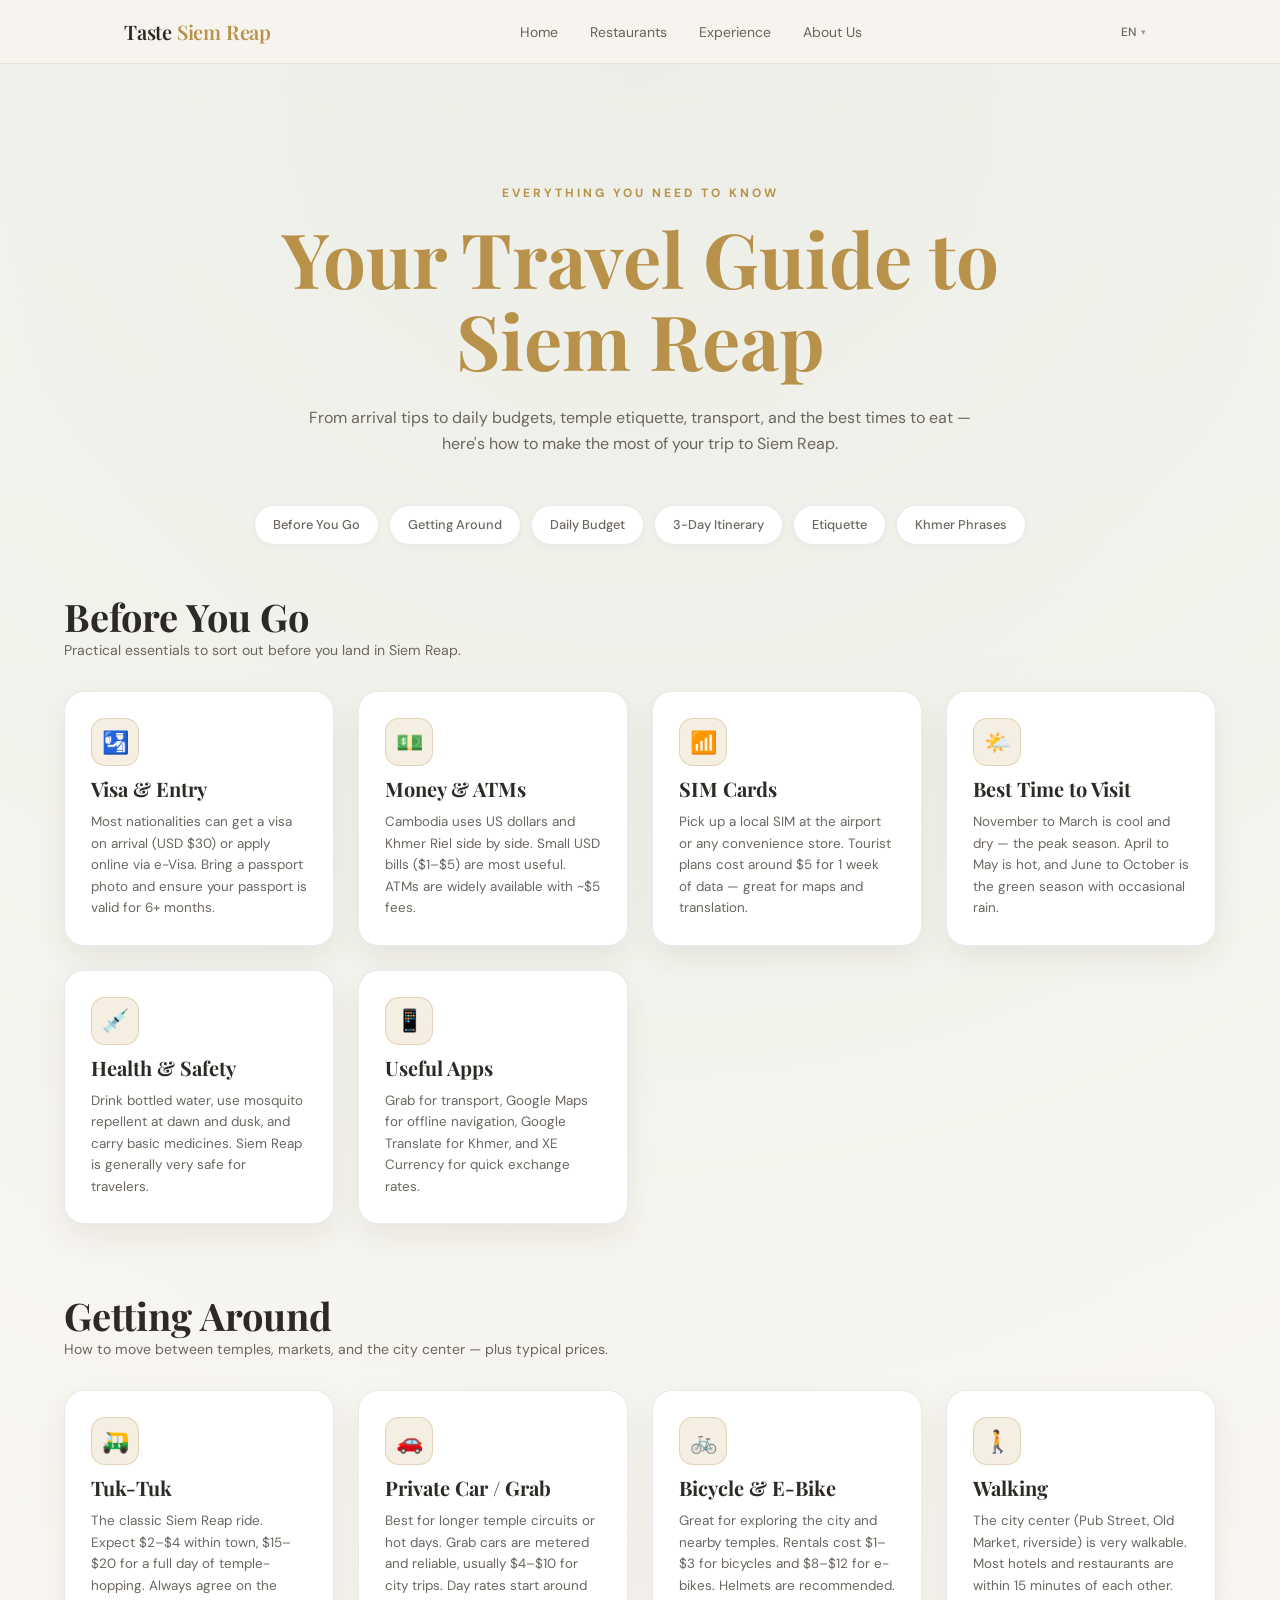
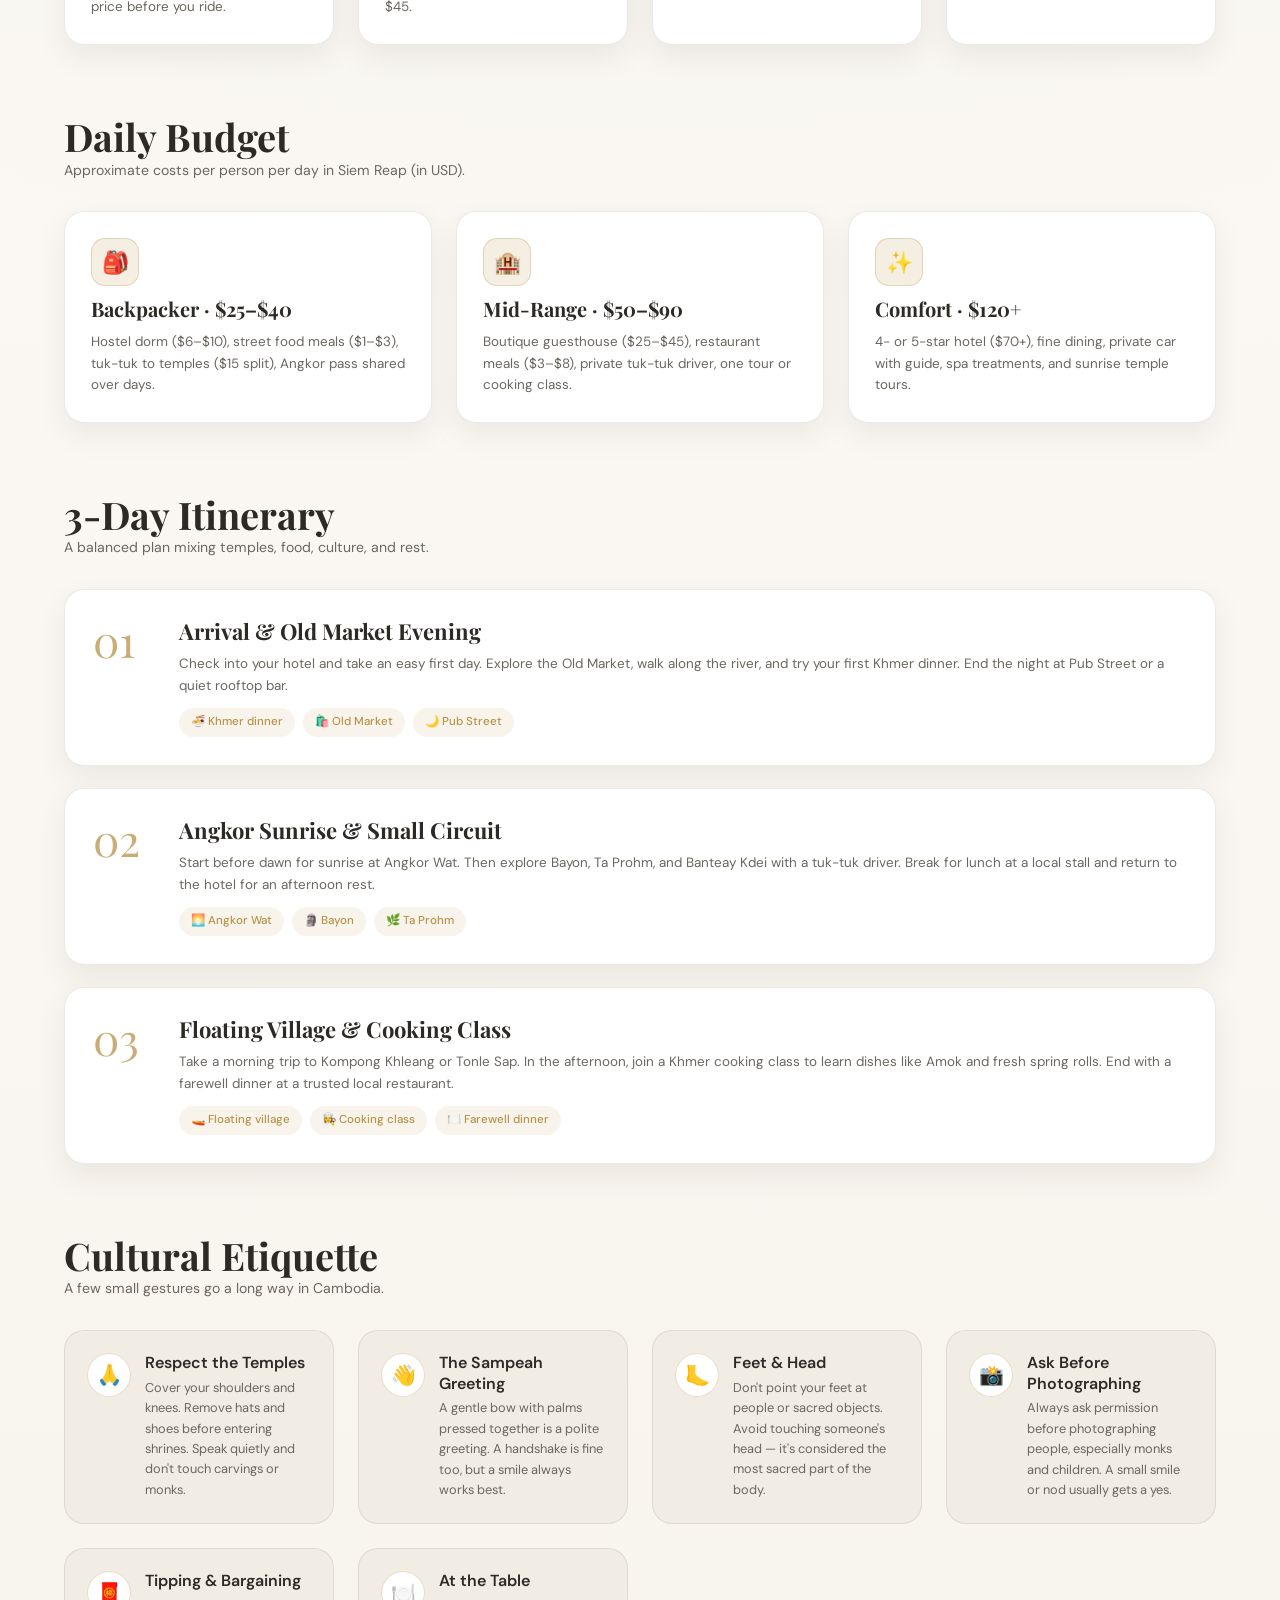
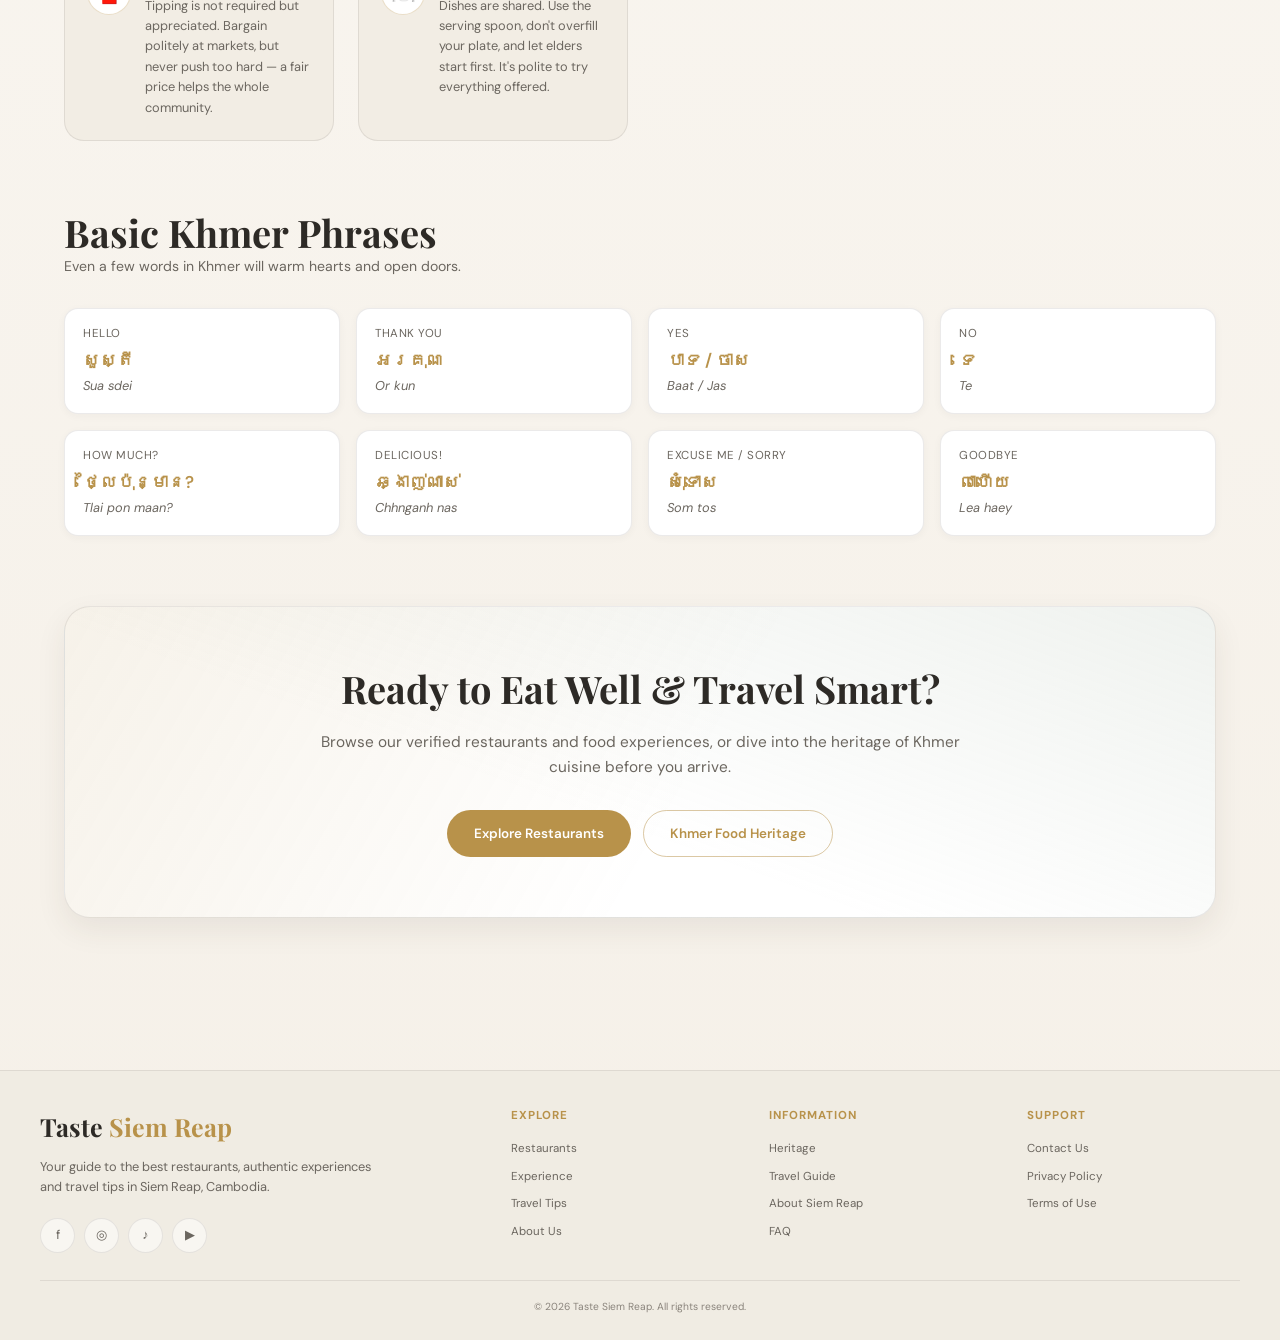
<file: tvr.html>
<!DOCTYPE html>
<html lang="en">
<head>
  <meta charset="UTF-8">
  <meta name="viewport" content="width=device-width, initial-scale=1.0, maximum-scale=5.0, viewport-fit=cover">
  <title>Taste Siem Reap · Travel Guide</title>
  <link rel="preconnect" href="https://fonts.googleapis.com">
  <link rel="preconnect" href="https://fonts.gstatic.com" crossorigin>
  <link href="https://fonts.googleapis.com/css2?family=DM+Sans:wght@400;500;600;700&family=Playfair+Display:wght@500;600;700&display=swap" rel="stylesheet">
  <style>
    /* ===== reset & base ===== */
    *, *::before, *::after { margin:0; padding:0; box-sizing:border-box; }
    html { scroll-behavior:smooth; -webkit-text-size-adjust:100%; }

    body {
      background:
        radial-gradient(circle at 50% 0%, rgba(168, 184, 165, 0.20), transparent 42%),
        linear-gradient(180deg, #fdfbf7 0%, #faf7f2 50%, #f5f0e8 100%);
      color: var(--text);
      font-family: "DM Sans", sans-serif;
      line-height: 1.6;
      min-height: 100vh;
      min-height: 100dvh;
      overflow-x: hidden;
    }

    a { color:inherit; text-decoration:none; }
    button { font-family:inherit; cursor:pointer; border:none; background:none; }
    img { display:block; width:100%; height:auto; max-width:100%; }

    /* ===== variables ===== */
    :root {
      --bg: #faf7f2;
      --bg-soft: #f2ede4;
      --card: #ffffff;
      --card-hover: #fffdf9;
      --gold: #b8924a;
      --gold-light: #d4b06a;
      --text: #2d2a26;
      --muted: #6b665f;
      --muted-dark: #8a847c;
      --border: rgba(60, 55, 48, 0.10);
      --shadow: 0 12px 30px rgba(60, 50, 40, 0.08);
      --radius: 20px;

      --header-height: 70px;
      --container-padding: 20px;
    }

    /* ============================================================
       HEADER
    ============================================================ */
    header.site-header {
      position: sticky;
      top: 0;
      z-index: 1000;
      background: rgba(250, 247, 242, 0.92);
      backdrop-filter: blur(16px);
      -webkit-backdrop-filter: blur(16px);
      border-bottom: 1px solid var(--border);
      height: var(--header-height);
      transition: height 0.3s ease;
    }

    .navbar {
      max-width: 1200px;
      margin: 0 auto;
      height: 100%;
      padding: 0 var(--container-padding);
      display: flex;
      align-items: center;
      justify-content: space-between;
      gap: 10px;
    }

    .logo {
      font-family: "Playfair Display", serif;
      font-size: clamp(20px, 2.5vw, 26px);
      font-weight: 700;
      letter-spacing: .3px;
      flex-shrink: 0;
      white-space: nowrap;
      color: var(--text);
    }

    .logo span { color: var(--gold); }

    .nav-links {
      display: flex;
      align-items: center;
      gap: clamp(15px, 2vw, 30px);
      list-style: none;
      height: var(--header-height);
    }

    .nav-links a {
      color: var(--text);
      font-size: clamp(12px, 1vw, 14px);
      font-weight: 500;
      transition: .25s ease;
      position: relative;
      padding: 5px 0;
      white-space: nowrap;
      display: flex;
      align-items: center;
      height: 100%;
    }

    .nav-links a:hover,
    .nav-links a.active { color: var(--gold); }

    .nav-links a.active::after {
      content: "";
      position: absolute;
      left: 0;
      right: 0;
      bottom: 0;
      height: 2px;
      background: var(--gold);
      border-radius: 10px;
    }

    .nav-actions {
      display: flex;
      align-items: center;
      gap: 8px;
      flex-shrink: 0;
    }

    .nav-action {
      width: 36px;
      height: 36px;
      border: 1px solid var(--border);
      border-radius: 50%;
      display: grid;
      place-items: center;
      color: var(--muted);
      background: transparent;
      cursor: pointer;
      transition: .25s ease;
      font-size: 14px;
    }

    .nav-action:hover {
      border-color: var(--gold);
      color: var(--gold);
      background: rgba(184, 146, 74, .08);
    }

    .language-wrapper { position: relative; }

    .language-btn {
      width: 36px;
      height: 36px;
      border: 1px solid var(--border);
      border-radius: 50%;
      display: grid;
      place-items: center;
      color: var(--muted);
      background: transparent;
      cursor: pointer;
      transition: .25s ease;
      font-size: 11px;
      font-weight: 600;
    }

    .language-btn:hover {
      border-color: var(--gold);
      color: var(--gold);
      background: rgba(184, 146, 74, .08);
    }

    .language-menu {
      position: absolute;
      right: 0;
      top: calc(100% + 10px);
      min-width: 145px;
      padding: 7px;
      background: #ffffff;
      border: 1px solid var(--border);
      border-radius: 14px;
      box-shadow: var(--shadow);
      display: none;
      z-index: 100;
    }

    .language-menu.show { display: block; }

    .language-option {
      width: 100%;
      border: none;
      background: transparent;
      color: var(--muted);
      padding: 10px 11px;
      border-radius: 10px;
      text-align: left;
      cursor: pointer;
      font-size: 13px;
      transition: .2s ease;
    }

    .language-option:hover,
    .language-option.active {
      background: rgba(184, 146, 74, .12);
      color: var(--gold);
    }

    .hamburger {
      display: none;
      flex-direction: column;
      gap: 5px;
      padding: 8px;
      cursor: pointer;
      background: transparent;
      border: none;
    }

    .hamburger span {
      display: block;
      width: 26px;
      height: 2px;
      background: var(--text);
      border-radius: 2px;
      transition: .3s ease;
    }

    .hamburger.active span:nth-child(1) { transform: rotate(45deg) translate(5px, 5px); }
    .hamburger.active span:nth-child(2) { opacity: 0; }
    .hamburger.active span:nth-child(3) { transform: rotate(-45deg) translate(5px, -5px); }

    .mobile-nav-overlay {
      display: none;
      position: fixed;
      top: var(--header-height);
      left: 0;
      right: 0;
      bottom: 0;
      background: rgba(250, 247, 242, 0.98);
      backdrop-filter: blur(10px);
      -webkit-backdrop-filter: blur(10px);
      z-index: 999;
      padding: 30px var(--container-padding);
      overflow-y: auto;
    }

    .mobile-nav-overlay.open { display: block; }

    .mobile-nav-links {
      list-style: none;
      display: flex;
      flex-direction: column;
      gap: 8px;
    }

    .mobile-nav-links a {
      display: block;
      padding: 16px 20px;
      color: var(--text);
      font-size: 18px;
      font-weight: 500;
      border-radius: 12px;
      transition: .25s ease;
      text-align: center;
    }

    .mobile-nav-links a:hover,
    .mobile-nav-links a.active {
      background: rgba(184, 146, 74, .12);
      color: var(--gold);
    }

    /* ============================================================
       HERO
    ============================================================ */
    .guide-hero {
      max-width:1200px;
      margin:0 auto;
      padding:clamp(80px, 12vw, 120px) clamp(16px, 4vw, 24px) clamp(24px, 4vw, 48px);
      text-align:center;
    }
    .eyebrow {
      color:var(--gold);
      text-transform:uppercase;
      letter-spacing:clamp(2px, 0.4vw, 3px);
      font-size:clamp(10px, 1.2vw, 12px);
      font-weight:700;
      margin-bottom:14px;
    }
    .guide-hero h1 {
      font-family:"Playfair Display",serif;
      font-size:clamp(32px, 9vw, 76px);
      line-height:1.08;
      max-width:900px;
      margin:0 auto;
      color:var(--text);
    }
    .guide-hero h1 span { color:var(--gold); }
    .guide-hero p {
      max-width:720px;
      margin:clamp(16px, 3vw, 24px) auto 0;
      color:var(--muted);
      font-size:clamp(14px, 1.4vw, 16px);
      padding:0 clamp(4px, 2vw, 8px);
    }

    /* ============================================================
       QUICK NAV / TABS
    ============================================================ */
    .quick-nav {
      max-width:1200px;
      margin:0 auto;
      padding:0 clamp(16px, 4vw, 24px) clamp(30px, 5vw, 50px);
      display:flex;
      flex-wrap:wrap;
      justify-content:center;
      gap:10px;
    }
    .quick-nav a {
      padding:9px 18px;
      border-radius:999px;
      border:1px solid var(--border);
      background:#ffffff;
      color:var(--muted);
      font-size:clamp(12px, 1vw, 13px);
      font-weight:500;
      transition:.25s ease;
      white-space:nowrap;
      box-shadow:0 2px 6px rgba(60, 50, 40, .04);
    }
    .quick-nav a:hover {
      border-color:var(--gold);
      color:var(--gold);
      background:rgba(184, 146, 74, .08);
    }

    /* ============================================================
       MAIN
    ============================================================ */
    .guide-section {
      max-width:1200px;
      margin:0 auto;
      padding:0 clamp(16px, 4vw, 24px) clamp(60px, 8vw, 80px);
      flex:1 0 auto;
      width:100%;
    }

    .section-block {
      margin-bottom:clamp(44px, 7vw, 70px);
      scroll-margin-top:calc(var(--header-height) + 20px);
    }

    .section-heading {
      display:flex;
      flex-wrap:wrap;
      align-items:flex-end;
      justify-content:space-between;
      margin-bottom:clamp(20px, 3vw, 30px);
      gap:12px;
    }
    .section-heading h2 {
      font-family:"Playfair Display",serif;
      font-size:clamp(24px, 4.5vw, 38px);
      line-height:1.15;
      color:var(--text);
    }
    .section-heading h2 span { color:var(--gold); }
    .section-heading p {
      color:var(--muted);
      font-size:clamp(13px, 1.1vw, 15px);
      max-width:560px;
    }

    /* ===== info grid ===== */
    .info-grid {
      display:grid;
      grid-template-columns:repeat(auto-fit, minmax(min(100%, 260px), 1fr));
      gap:clamp(16px, 3vw, 24px);
    }
    .info-card {
      background:var(--card);
      border:1px solid var(--border);
      border-radius:var(--radius);
      padding:clamp(20px, 3vw, 26px);
      transition:transform .3s ease, background .3s ease, box-shadow .3s ease;
      display:flex;
      flex-direction:column;
      gap:10px;
      box-shadow:var(--shadow);
    }
    @media (hover: hover) {
      .info-card:hover {
        transform:translateY(-4px);
        background:var(--card-hover);
        box-shadow:var(--shadow);
      }
    }
    .info-icon {
      width:48px;
      height:48px;
      border-radius:14px;
      background:#f5efe3;
      border:1px solid rgba(184, 146, 74, .3);
      display:grid;
      place-items:center;
      font-size:22px;
    }
    .info-card h3 {
      font-family:"Playfair Display",serif;
      font-size:clamp(17px, 2vw, 20px);
      line-height:1.25;
      color:var(--text);
    }
    .info-card p {
      color:var(--muted);
      font-size:clamp(13px, 1.05vw, 14px);
      flex:1;
    }

    /* ===== itinerary list ===== */
    .itinerary {
      display:flex;
      flex-direction:column;
      gap:clamp(16px, 2.5vw, 22px);
    }
    .itinerary-item {
      display:grid;
      grid-template-columns:auto 1fr;
      gap:clamp(16px, 3vw, 26px);
      background:var(--card);
      border:1px solid var(--border);
      border-radius:var(--radius);
      padding:clamp(20px, 3vw, 28px);
      align-items:flex-start;
      transition:background .3s ease, transform .3s ease, box-shadow .3s ease;
      box-shadow:var(--shadow);
    }
    @media (hover: hover) {
      .itinerary-item:hover {
        background:var(--card-hover);
        transform:translateX(4px);
      }
    }
    .itinerary-day {
      font-family:"Playfair Display",serif;
      font-size:clamp(28px, 5vw, 44px);
      color:var(--gold);
      opacity:0.75;
      line-height:1;
      min-width:60px;
    }
    .itinerary-content h3 {
      font-family:"Playfair Display",serif;
      font-size:clamp(18px, 2.2vw, 22px);
      margin-bottom:8px;
      line-height:1.25;
      color:var(--text);
    }
    .itinerary-content p {
      color:var(--muted);
      font-size:clamp(13px, 1.05vw, 14.5px);
      margin-bottom:12px;
    }
    .itinerary-tags {
      display:flex;
      flex-wrap:wrap;
      gap:8px;
    }
    .itinerary-tag {
      display:inline-flex;
      align-items:center;
      gap:5px;
      padding:5px 12px;
      border-radius:999px;
      background:rgba(184, 146, 74, .1);
      color:var(--gold);
      font-size:clamp(11px, 0.9vw, 12px);
      font-weight:500;
    }

    /* ===== tips list ===== */
    .tips-grid {
      display:grid;
      grid-template-columns:repeat(auto-fit, minmax(min(100%, 260px), 1fr));
      gap:clamp(16px, 3vw, 24px);
    }
    .tip-item {
      display:flex;
      gap:14px;
      align-items:flex-start;
      background:var(--bg-soft);
      border:1px solid var(--border);
      border-radius:var(--radius);
      padding:clamp(18px, 3vw, 22px);
    }
    .tip-icon {
      flex-shrink:0;
      width:44px;
      height:44px;
      border-radius:50%;
      background:#ffffff;
      border:1px solid rgba(184, 146, 74, .3);
      display:grid;
      place-items:center;
      font-size:20px;
    }
    .tip-text h4 {
      font-size:clamp(14.5px, 1.4vw, 16px);
      font-weight:600;
      color:var(--text);
      margin-bottom:4px;
      line-height:1.3;
    }
    .tip-text p {
      color:var(--muted);
      font-size:clamp(12.5px, 1vw, 13.5px);
    }

    /* ===== phrase table ===== */
    .phrase-list {
      display:grid;
      grid-template-columns:repeat(auto-fit, minmax(min(100%, 240px), 1fr));
      gap:clamp(12px, 2vw, 16px);
    }
    .phrase-item {
      background:var(--card);
      border:1px solid var(--border);
      border-radius:14px;
      padding:16px 18px;
      transition:background .25s ease, border-color .25s ease;
      box-shadow:0 2px 8px rgba(60, 50, 40, .04);
    }
    .phrase-item:hover {
      background:var(--card-hover);
      border-color:rgba(184, 146, 74, .35);
    }
    .phrase-en {
      color:var(--muted);
      font-size:clamp(11px, 0.9vw, 12px);
      text-transform:uppercase;
      letter-spacing:0.5px;
      margin-bottom:4px;
    }
    .phrase-kh {
      color:var(--gold);
      font-size:clamp(15px, 1.4vw, 17px);
      font-weight:600;
      margin-bottom:2px;
    }
    .phrase-rom {
      color:var(--muted);
      font-size:clamp(12px, 1vw, 13px);
      font-style:italic;
    }

    /* ===== CTA box ===== */
    .cta-box {
      position:relative;
      overflow:hidden;
      border-radius:clamp(18px, 3vw, 26px);
      padding:clamp(28px, 6vw, 60px) clamp(20px, 5vw, 50px);
      background:
        linear-gradient(120deg, rgba(184, 146, 74, .12), transparent 55%),
        linear-gradient(200deg, rgba(168, 184, 165, .18), transparent 60%),
        var(--card);
      border:1px solid var(--border);
      text-align:center;
      margin-top:clamp(32px, 5vw, 50px);
      box-shadow:var(--shadow);
    }
    .cta-box h2 {
      font-family:"Playfair Display",serif;
      font-size:clamp(22px, 4vw, 38px);
      line-height:1.15;
      max-width:760px;
      margin:0 auto clamp(14px, 3vw, 20px);
      color:var(--text);
    }
    .cta-box h2 span { color:var(--gold); }
    .cta-box p {
      color:var(--muted);
      font-size:clamp(13px, 1.2vw, 15.5px);
      max-width:640px;
      margin:0 auto clamp(20px, 4vw, 30px);
    }
    .cta-buttons {
      display:flex;
      flex-wrap:wrap;
      justify-content:center;
      gap:12px;
    }
    .btn {
      display:inline-flex;
      align-items:center;
      gap:8px;
      padding:12px 26px;
      border-radius:999px;
      font-size:clamp(13px, 1.05vw, 14.5px);
      font-weight:600;
      transition:.25s ease;
      cursor:pointer;
      border:1px solid transparent;
    }
    .btn-primary {
      background:var(--gold);
      color:#ffffff;
    }
    .btn-primary:hover {
      background:var(--gold-light);
      transform:translateY(-2px);
      box-shadow:0 8px 20px rgba(184, 146, 74, .3);
    }
    .btn-secondary {
      background:transparent;
      color:var(--gold);
      border-color:rgba(184, 146, 74, .5);
    }
    .btn-secondary:hover {
      background:rgba(184, 146, 74, .1);
      border-color:var(--gold);
      transform:translateY(-2px);
    }

    /* ============================================================
       FOOTER
    ============================================================ */
    footer.site-footer {
      margin-top: clamp(50px, 8vh, 110px);
      padding: clamp(30px, 4vh, 55px) var(--container-padding) clamp(18px, 3vh, 25px);
      background: #f0ece3;
      border-top: 1px solid var(--border);
    }

    .footer-grid {
      max-width: 1200px;
      margin: auto;
      display: grid;
      grid-template-columns: 2fr 1fr 1fr 1fr;
      gap: clamp(20px, 4vw, 45px);
    }

    .footer-brand h2 {
      font-family: "Playfair Display", serif;
      font-size: clamp(20px, 2.2vw, 25px);
      margin-bottom: 10px;
      color: var(--text);
    }

    .footer-brand h2 span { color: var(--gold); }

    .footer-brand p {
      max-width: 350px;
      color: var(--muted);
      font-size: clamp(11px, 1vw, 13px);
    }

    .socials {
      display: flex;
      gap: 9px;
      margin-top: 20px;
      flex-wrap: wrap;
    }

    .social {
      width: clamp(30px, 3vw, 35px);
      height: clamp(30px, 3vw, 35px);
      display: flex;
      align-items: center;
      justify-content: center;
      border: 1px solid var(--border);
      border-radius: 50%;
      color: var(--muted);
      background: rgba(255, 255, 255, 0.5);
      font-size: clamp(11px, 1vw, 13px);
      transition: .25s ease;
      cursor: pointer;
    }

    .social:hover {
      color: var(--gold);
      border-color: var(--gold);
      background: #ffffff;
    }

    .footer-column h3 {
      color: var(--gold);
      font-size: clamp(10px, 0.9vw, 12px);
      letter-spacing: 1px;
      margin-bottom: 15px;
    }

    .footer-column a {
      display: block;
      color: var(--muted);
      font-size: clamp(11px, 0.9vw, 12px);
      margin-bottom: 9px;
      transition: .25s ease;
    }

    .footer-column a:hover { color: var(--gold); }

    .copyright {
      max-width: 1200px;
      margin: clamp(20px, 3vh, 40px) auto 0;
      padding-top: clamp(14px, 2vh, 20px);
      border-top: 1px solid var(--border);
      color: var(--muted-dark);
      font-size: clamp(10px, 0.8vw, 11px);
      text-align: center;
    }

    /* ============================================================
       RESPONSIVE
    ============================================================ */
    @media (max-width: 1024px) {
      .footer-grid { grid-template-columns: 1fr 1fr; }
    }

    @media (max-width: 768px) {
      :root { --header-height: 64px; --container-padding: 16px; }

      .nav-links { display: none; }
      .hamburger { display: flex; }
      .nav-action { width: 32px; height: 32px; font-size: 12px; }
      .language-btn { width: 32px; height: 32px; font-size: 10px; }

      .itinerary-item {
        grid-template-columns:1fr;
        gap:8px;
      }
      .itinerary-day {
        min-width:0;
        font-size:32px;
      }

      .footer-grid { grid-template-columns: 1fr; gap: 25px; }
      .mobile-nav-overlay { padding: 20px var(--container-padding) 40px; }
      .mobile-nav-links a { font-size: 16px; padding: 14px 16px; }
    }

    @media (max-width: 480px) {
      :root { --header-height: 58px; --container-padding: 14px; }
      .logo { font-size: clamp(17px, 4.5vw, 20px); }
      .nav-action { width: 28px; height: 28px; font-size: 11px; }
      .language-btn { width: 28px; height: 28px; font-size: 9px; }
      .hamburger span { width: 22px; height: 2px; }

      .language-menu { min-width: 130px; right: -10px; }
      .language-option { font-size: 12px; padding: 8px 10px; }
      .mobile-nav-links a { font-size: 14px; padding: 12px 14px; }

      .btn { padding:11px 22px; }
    }

    @media (prefers-reduced-motion: reduce) {
      *, *::before, *::after {
        animation-duration:0.01ms !important;
        transition-duration:0.01ms !important;
      }
      html { scroll-behavior:auto; }
    }
  </style>
  <link rel="stylesheet" href="site-header.css">
</head>
<body>

<!-- ============================================================
     HEADER
============================================================ -->
<header class="site-header">
  <nav class="navbar">
    <a href="index.html" class="logo">
      Taste <span>Siem Reap</span>
    </a>

    <ul class="nav-links">
      <li><a href="index.html" data-i18n="navHome">Home</a></li>
      <li><a href="res.html" data-i18n="navRestaurants">Restaurants</a></li>
      <li><a href="experience.html" data-i18n="navExperience">Experience</a></li>
      <li><a href="Aboutus.html" data-i18n="navAbout">About Us</a></li>
    </ul>

    <div class="nav-actions">
      <div class="language-wrapper" id="languageWrapper">
        <button class="language-btn" id="languageButton" type="button" aria-label="Language">
          <span id="currentLanguage">EN</span>
        </button>
        <div class="language-menu" id="languageMenu">
          <button class="language-option active" data-language="en" type="button">🇬🇧 English</button>
          <button class="language-option" data-language="zh" type="button">🇨🇳 中文</button>
          <button class="language-option" data-language="km" type="button">🇰🇭 ខ្មែរ</button>
        </div>
      </div>

      <button class="hamburger" id="hamburger" type="button" aria-label="Toggle menu">
        <span></span><span></span><span></span>
      </button>
    </div>
  </nav>
</header>

<!-- ============================================================
     MOBILE NAV
============================================================ -->
<div class="mobile-nav-overlay" id="mobileNav">
  <ul class="mobile-nav-links">
    <li><a href="index.html" data-i18n="navHome">Home</a></li>
    <li><a href="res.html" data-i18n="navRestaurants">Restaurants</a></li>
    <li><a href="experience.html" data-i18n="navExperience">Experience</a></li>
    <li><a href="Aboutus.html" data-i18n="navAbout">About Us</a></li>
  </ul>
</div>

<!-- ============================================================
     HERO
============================================================ -->
<section class="guide-hero">
  <div class="eyebrow" data-i18n="guideEyebrow">Everything You Need to Know</div>
  <h1><span data-i18n="guideTitle1">Your Travel Guide to</span> <span data-i18n="guideTitle2">Siem Reap</span></h1>
  <p data-i18n="guideIntro">From arrival tips to daily budgets, temple etiquette, transport, and the best times to eat — here's how to make the most of your trip to Siem Reap.</p>
</section>

<!-- ============================================================
     QUICK NAV
============================================================ -->
<nav class="quick-nav">
  <a href="#before" data-i18n="navBefore">Before You Go</a>
  <a href="#getting" data-i18n="navGetting">Getting Around</a>
  <a href="#budget" data-i18n="navBudget">Daily Budget</a>
  <a href="#itinerary" data-i18n="navItinerary">3-Day Itinerary</a>
  <a href="#etiquette" data-i18n="navEtiquette">Etiquette</a>
  <a href="#phrases" data-i18n="navPhrases">Khmer Phrases</a>
</nav>

<!-- ============================================================
     MAIN CONTENT
============================================================ -->
<section class="guide-section">

  <!-- ===== BEFORE YOU GO ===== -->
  <div class="section-block" id="before">
    <div class="section-heading">
      <div>
        <h2 data-i18n="beforeTitle">Before You <span>Go</span></h2>
        <p data-i18n="beforeText">Practical essentials to sort out before you land in Siem Reap.</p>
      </div>
    </div>

    <div class="info-grid">
      <div class="info-card">
        <div class="info-icon">🛂</div>
        <h3 data-i18n="visaTitle">Visa & Entry</h3>
        <p data-i18n="visaText">Most nationalities can get a visa on arrival (USD $30) or apply online via e-Visa. Bring a passport photo and ensure your passport is valid for 6+ months.</p>
      </div>

      <div class="info-card">
        <div class="info-icon">💵</div>
        <h3 data-i18n="moneyTitle">Money & ATMs</h3>
        <p data-i18n="moneyText">Cambodia uses US dollars and Khmer Riel side by side. Small USD bills ($1–$5) are most useful. ATMs are widely available with ~$5 fees.</p>
      </div>

      <div class="info-card">
        <div class="info-icon">📶</div>
        <h3 data-i18n="simTitle">SIM Cards</h3>
        <p data-i18n="simText">Pick up a local SIM at the airport or any convenience store. Tourist plans cost around $5 for 1 week of data — great for maps and translation.</p>
      </div>

      <div class="info-card">
        <div class="info-icon">🌤️</div>
        <h3 data-i18n="weatherTitle">Best Time to Visit</h3>
        <p data-i18n="weatherText">November to March is cool and dry — the peak season. April to May is hot, and June to October is the green season with occasional rain.</p>
      </div>

      <div class="info-card">
        <div class="info-icon">💉</div>
        <h3 data-i18n="healthTitle">Health & Safety</h3>
        <p data-i18n="healthText">Drink bottled water, use mosquito repellent at dawn and dusk, and carry basic medicines. Siem Reap is generally very safe for travelers.</p>
      </div>

      <div class="info-card">
        <div class="info-icon">📱</div>
        <h3 data-i18n="appsTitle">Useful Apps</h3>
        <p data-i18n="appsText">Grab for transport, Google Maps for offline navigation, Google Translate for Khmer, and XE Currency for quick exchange rates.</p>
      </div>
    </div>
  </div>

  <!-- ===== GETTING AROUND ===== -->
  <div class="section-block" id="getting">
    <div class="section-heading">
      <div>
        <h2 data-i18n="gettingTitle">Getting <span>Around</span></h2>
        <p data-i18n="gettingText">How to move between temples, markets, and the city center — plus typical prices.</p>
      </div>
    </div>

    <div class="info-grid">
      <div class="info-card">
        <div class="info-icon">🛺</div>
        <h3 data-i18n="tukTitle">Tuk-Tuk</h3>
        <p data-i18n="tukText">The classic Siem Reap ride. Expect $2–$4 within town, $15–$20 for a full day of temple-hopping. Always agree on the price before you ride.</p>
      </div>

      <div class="info-card">
        <div class="info-icon">🚗</div>
        <h3 data-i18n="carTitle">Private Car / Grab</h3>
        <p data-i18n="carText">Best for longer temple circuits or hot days. Grab cars are metered and reliable, usually $4–$10 for city trips. Day rates start around $45.</p>
      </div>

      <div class="info-card">
        <div class="info-icon">🚲</div>
        <h3 data-i18n="bikeTitle">Bicycle & E-Bike</h3>
        <p data-i18n="bikeText">Great for exploring the city and nearby temples. Rentals cost $1–$3 for bicycles and $8–$12 for e-bikes. Helmets are recommended.</p>
      </div>

      <div class="info-card">
        <div class="info-icon">🚶</div>
        <h3 data-i18n="walkTitle">Walking</h3>
        <p data-i18n="walkText">The city center (Pub Street, Old Market, riverside) is very walkable. Most hotels and restaurants are within 15 minutes of each other.</p>
      </div>
    </div>
  </div>

  <!-- ===== DAILY BUDGET ===== -->
  <div class="section-block" id="budget">
    <div class="section-heading">
      <div>
        <h2 data-i18n="budgetTitle">Daily <span>Budget</span></h2>
        <p data-i18n="budgetText">Approximate costs per person per day in Siem Reap (in USD).</p>
      </div>
    </div>

    <div class="info-grid">
      <div class="info-card">
        <div class="info-icon">🎒</div>
        <h3 data-i18n="budgetLow">Backpacker · $25–$40</h3>
        <p data-i18n="budgetLowText">Hostel dorm ($6–$10), street food meals ($1–$3), tuk-tuk to temples ($15 split), Angkor pass shared over days.</p>
      </div>

      <div class="info-card">
        <div class="info-icon">🏨</div>
        <h3 data-i18n="budgetMid">Mid-Range · $50–$90</h3>
        <p data-i18n="budgetMidText">Boutique guesthouse ($25–$45), restaurant meals ($3–$8), private tuk-tuk driver, one tour or cooking class.</p>
      </div>

      <div class="info-card">
        <div class="info-icon">✨</div>
        <h3 data-i18n="budgetHigh">Comfort · $120+</h3>
        <p data-i18n="budgetHighText">4- or 5-star hotel ($70+), fine dining, private car with guide, spa treatments, and sunrise temple tours.</p>
      </div>
    </div>
  </div>

  <!-- ===== 3-DAY ITINERARY ===== -->
  <div class="section-block" id="itinerary">
    <div class="section-heading">
      <div>
        <h2 data-i18n="itineraryTitle">3-Day <span>Itinerary</span></h2>
        <p data-i18n="itineraryText">A balanced plan mixing temples, food, culture, and rest.</p>
      </div>
    </div>

    <div class="itinerary">
      <div class="itinerary-item">
        <div class="itinerary-day">01</div>
        <div class="itinerary-content">
          <h3 data-i18n="day1Title">Arrival & Old Market Evening</h3>
          <p data-i18n="day1Text">Check into your hotel and take an easy first day. Explore the Old Market, walk along the river, and try your first Khmer dinner. End the night at Pub Street or a quiet rooftop bar.</p>
          <div class="itinerary-tags">
            <span class="itinerary-tag">🍜 Khmer dinner</span>
            <span class="itinerary-tag">🛍️ Old Market</span>
            <span class="itinerary-tag">🌙 Pub Street</span>
          </div>
        </div>
      </div>

      <div class="itinerary-item">
        <div class="itinerary-day">02</div>
        <div class="itinerary-content">
          <h3 data-i18n="day2Title">Angkor Sunrise & Small Circuit</h3>
          <p data-i18n="day2Text">Start before dawn for sunrise at Angkor Wat. Then explore Bayon, Ta Prohm, and Banteay Kdei with a tuk-tuk driver. Break for lunch at a local stall and return to the hotel for an afternoon rest.</p>
          <div class="itinerary-tags">
            <span class="itinerary-tag">🌅 Angkor Wat</span>
            <span class="itinerary-tag">🗿 Bayon</span>
            <span class="itinerary-tag">🌿 Ta Prohm</span>
          </div>
        </div>
      </div>

      <div class="itinerary-item">
        <div class="itinerary-day">03</div>
        <div class="itinerary-content">
          <h3 data-i18n="day3Title">Floating Village & Cooking Class</h3>
          <p data-i18n="day3Text">Take a morning trip to Kompong Khleang or Tonle Sap. In the afternoon, join a Khmer cooking class to learn dishes like Amok and fresh spring rolls. End with a farewell dinner at a trusted local restaurant.</p>
          <div class="itinerary-tags">
            <span class="itinerary-tag">🚤 Floating village</span>
            <span class="itinerary-tag">👩‍🍳 Cooking class</span>
            <span class="itinerary-tag">🍽️ Farewell dinner</span>
          </div>
        </div>
      </div>
    </div>
  </div>

  <!-- ===== ETIQUETTE ===== -->
  <div class="section-block" id="etiquette">
    <div class="section-heading">
      <div>
        <h2 data-i18n="etiquetteTitle">Cultural <span>Etiquette</span></h2>
        <p data-i18n="etiquetteText">A few small gestures go a long way in Cambodia.</p>
      </div>
    </div>

    <div class="tips-grid">
      <div class="tip-item">
        <div class="tip-icon">🙏</div>
        <div class="tip-text">
          <h4 data-i18n="etq1Title">Respect the Temples</h4>
          <p data-i18n="etq1Text">Cover your shoulders and knees. Remove hats and shoes before entering shrines. Speak quietly and don't touch carvings or monks.</p>
        </div>
      </div>

      <div class="tip-item">
        <div class="tip-icon">👋</div>
        <div class="tip-text">
          <h4 data-i18n="etq2Title">The Sampeah Greeting</h4>
          <p data-i18n="etq2Text">A gentle bow with palms pressed together is a polite greeting. A handshake is fine too, but a smile always works best.</p>
        </div>
      </div>

      <div class="tip-item">
        <div class="tip-icon">🦶</div>
        <div class="tip-text">
          <h4 data-i18n="etq3Title">Feet & Head</h4>
          <p data-i18n="etq3Text">Don't point your feet at people or sacred objects. Avoid touching someone's head — it's considered the most sacred part of the body.</p>
        </div>
      </div>

      <div class="tip-item">
        <div class="tip-icon">📸</div>
        <div class="tip-text">
          <h4 data-i18n="etq4Title">Ask Before Photographing</h4>
          <p data-i18n="etq4Text">Always ask permission before photographing people, especially monks and children. A small smile or nod usually gets a yes.</p>
        </div>
      </div>

      <div class="tip-item">
        <div class="tip-icon">🧧</div>
        <div class="tip-text">
          <h4 data-i18n="etq5Title">Tipping & Bargaining</h4>
          <p data-i18n="etq5Text">Tipping is not required but appreciated. Bargain politely at markets, but never push too hard — a fair price helps the whole community.</p>
        </div>
      </div>

      <div class="tip-item">
        <div class="tip-icon">🍽️</div>
        <div class="tip-text">
          <h4 data-i18n="etq6Title">At the Table</h4>
          <p data-i18n="etq6Text">Dishes are shared. Use the serving spoon, don't overfill your plate, and let elders start first. It's polite to try everything offered.</p>
        </div>
      </div>
    </div>
  </div>

  <!-- ===== KHMER PHRASES ===== -->
  <div class="section-block" id="phrases">
    <div class="section-heading">
      <div>
        <h2 data-i18n="phrasesTitle">Basic <span>Khmer Phrases</span></h2>
        <p data-i18n="phrasesText">Even a few words in Khmer will warm hearts and open doors.</p>
      </div>
    </div>

    <div class="phrase-list">
      <div class="phrase-item">
        <div class="phrase-en" data-i18n="phraseHelloEn">Hello</div>
        <div class="phrase-kh">សួស្តី</div>
        <div class="phrase-rom">Sua sdei</div>
      </div>
      <div class="phrase-item">
        <div class="phrase-en" data-i18n="phraseThanksEn">Thank you</div>
        <div class="phrase-kh">អរគុណ</div>
        <div class="phrase-rom">Or kun</div>
      </div>
      <div class="phrase-item">
        <div class="phrase-en" data-i18n="phraseYesEn">Yes</div>
        <div class="phrase-kh">បាទ / ចាស</div>
        <div class="phrase-rom">Baat / Jas</div>
      </div>
      <div class="phrase-item">
        <div class="phrase-en" data-i18n="phraseNoEn">No</div>
        <div class="phrase-kh">ទេ</div>
        <div class="phrase-rom">Te</div>
      </div>
      <div class="phrase-item">
        <div class="phrase-en" data-i18n="phraseHowMuchEn">How much?</div>
        <div class="phrase-kh">ថ្លៃប៉ុន្មាន?</div>
        <div class="phrase-rom">Tlai pon maan?</div>
      </div>
      <div class="phrase-item">
        <div class="phrase-en" data-i18n="phraseDeliciousEn">Delicious!</div>
        <div class="phrase-kh">ឆ្ងាញ់ណាស់</div>
        <div class="phrase-rom">Chhnganh nas</div>
      </div>
      <div class="phrase-item">
        <div class="phrase-en" data-i18n="phraseSorryEn">Excuse me / Sorry</div>
        <div class="phrase-kh">សុំទោស</div>
        <div class="phrase-rom">Som tos</div>
      </div>
      <div class="phrase-item">
        <div class="phrase-en" data-i18n="phraseByeEn">Goodbye</div>
        <div class="phrase-kh">លាហើយ</div>
        <div class="phrase-rom">Lea haey</div>
      </div>
    </div>
  </div>

  <!-- ===== CTA ===== -->
  <div class="cta-box">
    <h2 data-i18n="ctaTitle">Ready to <span>Eat Well & Travel Smart?</span></h2>
    <p data-i18n="ctaText">Browse our verified restaurants and food experiences, or dive into the heritage of Khmer cuisine before you arrive.</p>
    <div class="cta-buttons">
      <a href="res.html" class="btn btn-primary" data-i18n="ctaRestaurants">Explore Restaurants</a>
      <a href="hari.html" class="btn btn-secondary" data-i18n="ctaHeritage">Khmer Food Heritage</a>
    </div>
  </div>

</section>

<!-- ============================================================
     FOOTER
============================================================ -->
<footer class="site-footer">
  <div class="footer-grid">
    <div class="footer-brand">
      <h2>Taste <span>Siem Reap</span></h2>
      <p data-i18n="footerDescription">Your guide to the best restaurants, authentic experiences and travel tips in Siem Reap, Cambodia.</p>
      <div class="socials">
        <span class="social">f</span>
        <span class="social">◎</span>
        <span class="social">♪</span>
        <span class="social">▶</span>
      </div>
    </div>

    <div class="footer-column">
      <h3 data-i18n="exploreFooter">EXPLORE</h3>
      <a href="res.html" data-i18n="navRestaurants">Restaurants</a>
      <a href="experience.html" data-i18n="navExperience">Experience</a>
      <a href="tip.html" data-i18n="travelTips">Travel Tips</a>
      <a href="Aboutus.html" data-i18n="navAbout">About Us</a>
    </div>

    <div class="footer-column">
      <h3 data-i18n="informationFooter">INFORMATION</h3>
      <a href="hari.html" data-i18n="heritage">Heritage</a>
      <a href="tvr.html" data-i18n="travelGuide">Travel Guide</a>
      <a href="Aboutus.html" data-i18n="aboutSiemReap">About Siem Reap</a>
      <a href="faq.html" data-i18n="faq">FAQ</a>
    </div>

    <div class="footer-column">
      <h3 data-i18n="supportFooter">SUPPORT</h3>
      <a href="contactus.html" data-i18n="contactUs">Contact Us</a>
      <a href="prv.html" data-i18n="privacy">Privacy Policy</a>
      <a href="tou.html" data-i18n="terms">Terms of Use</a>
    </div>
  </div>

  <div class="copyright" data-i18n="copyright">
    © 2026 Taste Siem Reap. All rights reserved.
  </div>
</footer>

<script>
  (function(){
    // ----- translations -----
    const translations = {
      en: {
        navHome: "Home",
        navRestaurants: "Restaurants",
        navExperience: "Experience",
        navAbout: "About Us",

        guideEyebrow: "Everything You Need to Know",
        guideTitle1: "Your Travel Guide to",
        guideTitle2: "Siem Reap",
        guideIntro: "From arrival tips to daily budgets, temple etiquette, transport, and the best times to eat — here's how to make the most of your trip to Siem Reap.",

        navBefore: "Before You Go",
        navGetting: "Getting Around",
        navBudget: "Daily Budget",
        navItinerary: "3-Day Itinerary",
        navEtiquette: "Etiquette",
        navPhrases: "Khmer Phrases",

        beforeTitle: "Before You Go",
        beforeText: "Practical essentials to sort out before you land in Siem Reap.",

        visaTitle: "Visa & Entry",
        visaText: "Most nationalities can get a visa on arrival (USD $30) or apply online via e-Visa. Bring a passport photo and ensure your passport is valid for 6+ months.",

        moneyTitle: "Money & ATMs",
        moneyText: "Cambodia uses US dollars and Khmer Riel side by side. Small USD bills ($1–$5) are most useful. ATMs are widely available with ~$5 fees.",

        simTitle: "SIM Cards",
        simText: "Pick up a local SIM at the airport or any convenience store. Tourist plans cost around $5 for 1 week of data — great for maps and translation.",

        weatherTitle: "Best Time to Visit",
        weatherText: "November to March is cool and dry — the peak season. April to May is hot, and June to October is the green season with occasional rain.",

        healthTitle: "Health & Safety",
        healthText: "Drink bottled water, use mosquito repellent at dawn and dusk, and carry basic medicines. Siem Reap is generally very safe for travelers.",

        appsTitle: "Useful Apps",
        appsText: "Grab for transport, Google Maps for offline navigation, Google Translate for Khmer, and XE Currency for quick exchange rates.",

        gettingTitle: "Getting Around",
        gettingText: "How to move between temples, markets, and the city center — plus typical prices.",

        tukTitle: "Tuk-Tuk",
        tukText: "The classic Siem Reap ride. Expect $2–$4 within town, $15–$20 for a full day of temple-hopping. Always agree on the price before you ride.",

        carTitle: "Private Car / Grab",
        carText: "Best for longer temple circuits or hot days. Grab cars are metered and reliable, usually $4–$10 for city trips. Day rates start around $45.",

        bikeTitle: "Bicycle & E-Bike",
        bikeText: "Great for exploring the city and nearby temples. Rentals cost $1–$3 for bicycles and $8–$12 for e-bikes. Helmets are recommended.",

        walkTitle: "Walking",
        walkText: "The city center (Pub Street, Old Market, riverside) is very walkable. Most hotels and restaurants are within 15 minutes of each other.",

        budgetTitle: "Daily Budget",
        budgetText: "Approximate costs per person per day in Siem Reap (in USD).",

        budgetLow: "Backpacker · $25–$40",
        budgetLowText: "Hostel dorm ($6–$10), street food meals ($1–$3), tuk-tuk to temples ($15 split), Angkor pass shared over days.",

        budgetMid: "Mid-Range · $50–$90",
        budgetMidText: "Boutique guesthouse ($25–$45), restaurant meals ($3–$8), private tuk-tuk driver, one tour or cooking class.",

        budgetHigh: "Comfort · $120+",
        budgetHighText: "4- or 5-star hotel ($70+), fine dining, private car with guide, spa treatments, and sunrise temple tours.",

        itineraryTitle: "3-Day Itinerary",
        itineraryText: "A balanced plan mixing temples, food, culture, and rest.",

        day1Title: "Arrival & Old Market Evening",
        day1Text: "Check into your hotel and take an easy first day. Explore the Old Market, walk along the river, and try your first Khmer dinner. End the night at Pub Street or a quiet rooftop bar.",

        day2Title: "Angkor Sunrise & Small Circuit",
        day2Text: "Start before dawn for sunrise at Angkor Wat. Then explore Bayon, Ta Prohm, and Banteay Kdei with a tuk-tuk driver. Break for lunch at a local stall and return to the hotel for an afternoon rest.",

        day3Title: "Floating Village & Cooking Class",
        day3Text: "Take a morning trip to Kompong Khleang or Tonle Sap. In the afternoon, join a Khmer cooking class to learn dishes like Amok and fresh spring rolls. End with a farewell dinner at a trusted local restaurant.",

        etiquetteTitle: "Cultural Etiquette",
        etiquetteText: "A few small gestures go a long way in Cambodia.",

        etq1Title: "Respect the Temples",
        etq1Text: "Cover your shoulders and knees. Remove hats and shoes before entering shrines. Speak quietly and don't touch carvings or monks.",

        etq2Title: "The Sampeah Greeting",
        etq2Text: "A gentle bow with palms pressed together is a polite greeting. A handshake is fine too, but a smile always works best.",

        etq3Title: "Feet & Head",
        etq3Text: "Don't point your feet at people or sacred objects. Avoid touching someone's head — it's considered the most sacred part of the body.",

        etq4Title: "Ask Before Photographing",
        etq4Text: "Always ask permission before photographing people, especially monks and children. A small smile or nod usually gets a yes.",

        etq5Title: "Tipping & Bargaining",
        etq5Text: "Tipping is not required but appreciated. Bargain politely at markets, but never push too hard — a fair price helps the whole community.",

        etq6Title: "At the Table",
        etq6Text: "Dishes are shared. Use the serving spoon, don't overfill your plate, and let elders start first. It's polite to try everything offered.",

        phrasesTitle: "Basic Khmer Phrases",
        phrasesText: "Even a few words in Khmer will warm hearts and open doors.",

        phraseHelloEn: "Hello",
        phraseThanksEn: "Thank you",
        phraseYesEn: "Yes",
        phraseNoEn: "No",
        phraseHowMuchEn: "How much?",
        phraseDeliciousEn: "Delicious!",
        phraseSorryEn: "Excuse me / Sorry",
        phraseByeEn: "Goodbye",

        ctaTitle: "Ready to Eat Well & Travel Smart?",
        ctaText: "Browse our verified restaurants and food experiences, or dive into the heritage of Khmer cuisine before you arrive.",
        ctaRestaurants: "Explore Restaurants",
        ctaHeritage: "Khmer Food Heritage",

        footerDescription: "Your guide to the best restaurants, authentic experiences and travel tips in Siem Reap, Cambodia.",
        exploreFooter: "EXPLORE",
        informationFooter: "INFORMATION",
        supportFooter: "SUPPORT",
        travelTips: "Travel Tips",
        heritage: "Heritage",
        travelGuide: "Travel Guide",
        aboutSiemReap: "About Siem Reap",
        faq: "FAQ",
        contactUs: "Contact Us",
        privacy: "Privacy Policy",
        terms: "Terms of Use",
        copyright: "© 2026 Taste Siem Reap. All rights reserved."
      },

      km: {
        navHome: "ទំព័រដើម",
        navRestaurants: "ភោជនីយដ្ឋាន",
        navExperience: "បទពិសោធន៍",
        navAbout: "អំពីយើង",

        guideEyebrow: "អ្វីៗដែលអ្នកត្រូវដឹង",
        guideTitle1: "មគ្គុទេសក៍ធ្វើដំណើររបស់អ្នកទៅ",
        guideTitle2: "សៀមរាប",
        guideIntro: "ពីគន្លឹះមុនពេលមកដល់ ដល់ថវិកាប្រចាំថ្ងៃ ការគោរពប្រាសាទ ការធ្វើដំណើរ និងពេលវេលាល្អបំផុតសម្រាប់ញ៉ាំ — នេះជារបៀបធ្វើដំណើរទៅសៀមរាបឱ្យបានល្អបំផុត។",

        navBefore: "មុនពេលទៅ",
        navGetting: "ការធ្វើដំណើរ",
        navBudget: "ថវិកាប្រចាំថ្ងៃ",
        navItinerary: "កម្មវិធី ៣ ថ្ងៃ",
        navEtiquette: "ការគោរព",
        navPhrases: "ពាក្យខ្មែរ",

        beforeTitle: "មុនពេលទៅ",
        beforeText: "រឿងសំខាន់ៗដែលត្រូវរៀបចំមុនពេលអ្នកមកដល់សៀមរាប។",

        visaTitle: "ទិដ្ឋាការ និងការចូល",
        visaText: "ជនជាតិភាគច្រើនអាចទទួលបានទិដ្ឋាការនៅព្រលានយន្តហោះ (៣០ ដុល្លារ) ឬដាក់ពាក្យតាមអ៊ីនធឺណិត។ នាំរូបថតលិខិតឆ្លងដែន និងធានាលិខិតឆ្លងដែនមានសុពលភាព ៦ ខែឡើងទៅ។",

        moneyTitle: "លុយ និង ATM",
        moneyText: "កម្ពុជាប្រើប្រាស់ដុល្លារអាមេរិក និងរៀលខ្មែរជាមួយគ្នា។ ក្រដាសប្រាក់ដុល្លារតូចៗ (១–៥ ដុល្លារ) មានប្រយោជន៍បំផុត។ ATM មានច្រើនកន្លែងដោយគិតថ្លៃប្រហែល ៥ ដុល្លារ។",

        simTitle: "ស៊ីមកាត",
        simText: "ទិញស៊ីមកាតក្នុងស្រុកនៅព្រលានយន្តហោះ ឬហាងណាមួយ។ គម្រោងសម្រាប់អ្នកទេសចរមានតម្លៃប្រហែល ៥ ដុល្លារសម្រាប់ ១ សប្តាហ៍ — ល្អសម្រាប់ផែនទី និងការបកប្រែ។",

        weatherTitle: "ពេលវេលាល្អបំផុតក្នុងការមក",
        weatherText: "ខែវិច្ឆិកាដល់ខែមីនា ត្រជាក់ និងស្ងួត — រដូវកំពូល។ ខែមេសាដល់ខែឧសភា ក្តៅ ហើយខែមិថុនាដល់ខែតុលា ជារដូវបៃតងដែលមានភ្លៀងម្តងម្កាល។",

        healthTitle: "សុខភាព និងសុវត្ថិភាព",
        healthText: "ផឹកទឹកសុទ្ធ ប្រើថ្នាំកំចាត់មូសពេលព្រឹក និងល្ងាច ហើយនាំថ្នាំមូលដ្ឋានជាប់ខ្លួន។ សៀមរាបជាទូទៅមានសុវត្ថិភាពខ្ពស់សម្រាប់អ្នកទេសចរ។",

        appsTitle: "កម្មវិធីមានប្រយោជន៍",
        appsText: "Grab សម្រាប់ការធ្វើដំណើរ Google Maps សម្រាប់ផែនទីក្រៅបណ្តាញ Google Translate សម្រាប់ភាសាខ្មែរ និង XE Currency សម្រាប់អត្រាប្តូរប្រាក់។",

        gettingTitle: "ការធ្វើដំណើរ",
        gettingText: "របៀបធ្វើដំណើររវាងប្រាសាទ ផ្សារ និងកណ្តាលក្រុង — ព្រមទាំងតម្លៃធម្មតា។",

        tukTitle: "តុកតុក",
        tukText: "ការជិះដ៏ពេញនិយមនៅសៀមរាប។ តម្លៃ ២–៤ ដុល្លារក្នុងក្រុង ១៥–២០ ដុល្លារសម្រាប់មួយថ្ងៃទាំងមូល។ ត្រូវព្រមព្រៀងតម្លៃមុនពេលជិះ។",

        carTitle: "ឡានឯកជន / Grab",
        carText: "ល្អបំផុតសម្រាប់ដំណើរប្រាសាទឆ្ងាយ ឬថ្ងៃក្តៅ។ ឡាន Grab មានតម្លៃច្បាស់លាស់ និងអាចទុកចិត្តបាន ជាធម្មតា ៤–១០ ដុល្លារសម្រាប់ការធ្វើដំណើរក្នុងក្រុង។ តម្លៃមួយថ្ងៃចាប់ផ្តើមពី ៤៥ ដុល្លារ។",

        bikeTitle: "កង់ និងកង់អគ្គិសនី",
        bikeText: "ល្អសម្រាប់ការរុករកក្រុង និងប្រាសាទជិតៗ។ តម្លៃជួល ១–៣ ដុល្លារសម្រាប់កង់ និង ៨–១២ ដុល្លារសម្រាប់កង់អគ្គិសនី។ គួរពាក់មួកសុវត្ថិភាព។",

        walkTitle: "ការដើរ",
        walkText: "កណ្តាលក្រុង (ផ្លូវ Pub Street ផ្សារចាស់ មាត់ទន្លេ) អាចដើរបានយ៉ាងងាយ។ សណ្ឋាគារ និងភោជនីយដ្ឋានភាគច្រើននៅចម្ងាយ ១៥ នាទីពីគ្នា។",

        budgetTitle: "ថវិកាប្រចាំថ្ងៃ",
        budgetText: "ការចំណាយប្រហែលក្នុងមនុស្សម្នាក់ក្នុងមួយថ្ងៃនៅសៀមរាប (គិតជាដុល្លារ)។",

        budgetLow: "អ្នកធ្វើដំណើរសន្សំ · ២៥–៤០ ដុល្លារ",
        budgetLowText: "គ្រែក្នុង Hostel (៦–១០ ដុល្លារ) អាហារតាមផ្លូវ (១–៣ ដុល្លារ) តុកតុកទៅប្រាសាទ (១៥ ដុល្លារបែងចែក) សំបុត្រអង្គរប្រើចែករំលែកច្រើនថ្ងៃ។",

        budgetMid: "កម្រិតមធ្យម · ៥០–៩០ ដុល្លារ",
        budgetMidText: "ផ្ទះសំណាក់បែបបុទិក (២៥–៤៥ ដុល្លារ) អាហារក្នុងភោជនីយដ្ឋាន (៣–៨ ដុល្លារ) អ្នកបើកតុកតុកឯកជន ដំណើរកម្សាន្ត ឬថ្នាក់ចម្អិនម្ហូបមួយ។",

        budgetHigh: "កម្រិតផាសុកភាព · ១២០ ដុល្លារឡើងទៅ",
        budgetHighText: "សណ្ឋាគារ ៤ ឬ ៥ ផ្កាយ (៧០ ដុល្លារឡើងទៅ) អាហារល្អៗ ឡានឯកជនជាមួយមគ្គុទេសក៍ ការស្ប៉ា និងដំណើរទស្សនាប្រាសាទពេលថ្ងៃរះ។",

        itineraryTitle: "កម្មវិធី ៣ ថ្ងៃ",
        itineraryText: "ផែនការមានតុល្យភាពរវាងប្រាសាទ អាហារ វប្បធម៌ និងការសម្រាក។",

        day1Title: "មកដល់ និងល្ងាចផ្សារចាស់",
        day1Text: "ចូលសណ្ឋាគារ និងចាប់ផ្តើមថ្ងៃដំបូងដោយស្រាល។ រុករកផ្សារចាស់ ដើរតាមមាត់ទន្លេ និងភ្លក់អាហារខ្មែរលើកដំបូង។ បញ្ចប់យប់នៅ Pub Street ឬហាងកាហ្វេលើដំបូលស្ងប់ស្ងាត់។",

        day2Title: "ថ្ងៃរះអង្គរ និងរង្វង់តូច",
        day2Text: "ចាប់ផ្តើមមុនថ្ងៃរះសម្រាប់ទស្សនាថ្ងៃរះនៅអង្គរវត្ត។ បន្ទាប់មករុករកបាយ័ន តាព្រហ្ម និងបន្ទាយក្តីជាមួយអ្នកបើកតុកតុក។ សម្រាកញ៉ាំអាហារថ្ងៃត្រង់នៅតូបក្នុងស្រុក ហើយត្រឡប់ទៅសណ្ឋាគារសម្រាកពេលរសៀល។",

        day3Title: "ភូមិអណ្តែតទឹក និងថ្នាក់ចម្អិនម្ហូប",
        day3Text: "ធ្វើដំណើរពេលព្រឹកទៅកំពង់ឃ្លាំង ឬទន្លេសាប។ ពេលរសៀល ចូលរួមថ្នាក់ចម្អិនម្ហូបខ្មែរដើម្បីរៀនម្ហូបដូចជាអាម៉ុក និងនំស្រួយស្រស់។ បញ្ចប់ដោយអាហារលា នៅភោជនីយដ្ឋានក្នុងស្រុកដែលអាចទុកចិត្តបាន។",

        etiquetteTitle: "ការគោរពវប្បធម៌",
        etiquetteText: "កាយវិការតូចៗមានអត្ថន័យខ្លាំងនៅកម្ពុជា។",

        etq1Title: "គោរពប្រាសាទ",
        etq1Text: "បិទស្មា និងជង្គង់។ ដោះមួក និងស្បែកជើងមុនពេលចូល។ និយាយស្ងាត់ៗ ហើយមិនត្រូវប៉ះចម្លាក់ ឬព្រះសង្ឃ។",

        etq2Title: "ការស្វាគមន៍សម្ពះ",
        etq2Text: "ការឱនតិចៗជាមួយប្រអប់ដៃបិទជិតគឺជាការស្វាគមន៍គួរសម។ ការចាប់ដៃក៏ល្អ ប៉ុន្តែស្នាមញញឹមតែងតែល្អបំផុត។",

        etq3Title: "ជើង និងក្បាល",
        etq3Text: "មិនត្រូវចង្អុលជើងទៅរកមនុស្ស ឬវត្ថុសក្តិសិទ្ធិ។ ជៀសវាងប៉ះក្បាលនរណាម្នាក់ — វាជាផ្នែកសក្តិសិទ្ធិបំផុតនៃរាងកាយ។",

        etq4Title: "សួរមុនពេលថតរូប",
        etq4Text: "ត្រូវសួរការអនុញ្ញាតជានិច្ចមុនពេលថតរូបមនុស្ស ជាពិសេសព្រះសង្ឃ និងកុមារ។ ស្នាមញញឹម ឬងក់ក្បាលតូចៗជាធម្មតាទទួលបានការយល់ព្រម។",

        etq5Title: "ការផ្តល់ប្រាក់ និងការចរចា",
        etq5Text: "ការផ្តល់ប្រាក់មិនចាំបាច់ទេ ប៉ុន្តែត្រូវបានអបអរ។ ចរចាដោយគួរសមនៅផ្សារ ប៉ុន្តែកុំបង្ខំខ្លាំងពេក — តម្លៃយុត្តិធម៌ជួយសហគមន៍ទាំងមូល។",

        etq6Title: "នៅតុអាហារ",
        etq6Text: "ម្ហូបត្រូវបានចែករំលែក។ ប្រើស្លាបព្រាបម្រើ កុំដាក់ចានពេញពេក ហើយឱ្យមនុស្សចាស់ចាប់ផ្តើមមុន។ ការសាកម្ហូបទាំងអស់ដែលផ្តល់ជូនគឺជាការគួរសម។",

        phrasesTitle: "ពាក្យខ្មែរមូលដ្ឋាន",
        phrasesText: "សូម្បីតែពាក្យខ្មែរបន្តិចបន្តួចក៏ធ្វើឱ្យចិត្តកក់ក្តៅ និងបើកទ្វារ។",

        phraseHelloEn: "សូស្តី",
        phraseThanksEn: "អរគុណ",
        phraseYesEn: "បាទ / ចាស",
        phraseNoEn: "ទេ",
        phraseHowMuchEn: "ថ្លៃប៉ុន្មាន?",
        phraseDeliciousEn: "ឆ្ងាញ់ណាស់",
        phraseSorryEn: "សុំទោស",
        phraseByeEn: "លាហើយ",

        ctaTitle: "ត្រៀមខ្លួនញ៉ាំឱ្យបានល្អ និងធ្វើដំណើរឆ្លាតវៃ?",
        ctaText: "រកមើលភោជនីយដ្ឋានដែលបានផ្ទៀងផ្ទាត់ និងបទពិសោធន៍អាហារ ឬស្វែងយល់ពីបេតិកភណ្ឌម្ហូបខ្មែរមុនពេលអ្នកមកដល់។",
        ctaRestaurants: "រកមើលភោជនីយដ្ឋាន",
        ctaHeritage: "បេតិកភណ្ឌម្ហូបខ្មែរ",

        footerDescription: "មគ្គុទេសក៍របស់អ្នកទៅកាន់ភោជនីយដ្ឋានល្អៗ បទពិសោធន៍ពិត និងគន្លឹះធ្វើដំណើរនៅសៀមរាប។",
        exploreFooter: "ស្វែងរក",
        informationFooter: "ព័ត៌មាន",
        supportFooter: "ជំនួយ",
        travelTips: "គន្លឹះធ្វើដំណើរ",
        heritage: "បេតិកភណ្ឌ",
        travelGuide: "មគ្គុទេសក៍ធ្វើដំណើរ",
        aboutSiemReap: "អំពីសៀមរាប",
        faq: "សំណួរដែលសួរញឹកញាប់",
        contactUs: "ទាក់ទងយើង",
        privacy: "គោលការណ៍ឯកជនភាព",
        terms: "លក្ខខណ្ឌប្រើប្រាស់",
        copyright: "© 2026 Taste Siem Reap។ រក្សាសិទ្ធិគ្រប់យ៉ាង។"
      },

      zh: {
        navHome: "首页",
        navRestaurants: "餐厅",
        navExperience: "体验",
        navAbout: "关于我们",

        guideEyebrow: "您需要了解的一切",
        guideTitle1: "您的旅行指南：",
        guideTitle2: "暹粒",
        guideIntro: "从抵达提示到每日预算、寺庙礼仪、交通，以及最佳用餐时间——以下是如何充分利用您的暹粒之旅。",

        navBefore: "出发前",
        navGetting: "交通出行",
        navBudget: "每日预算",
        navItinerary: "3日行程",
        navEtiquette: "礼仪",
        navPhrases: "高棉语短语",

        beforeTitle: "出发前",
        beforeText: "抵达暹粒前需要准备的实用必备事项。",

        visaTitle: "签证与入境",
        visaText: "大多数国籍可办理落地签（30美元）或通过电子签证在线申请。请携带护照照片，并确保护照有效期在6个月以上。",

        moneyTitle: "货币与ATM",
        moneyText: "柬埔寨同时使用美元和高棉瑞尔。小面额美元（1–5美元）最实用。ATM随处可见，手续费约5美元。",

        simTitle: "SIM卡",
        simText: "可在机场或便利店购买当地SIM卡。旅游套餐约5美元可用1周数据——非常适合地图和翻译。",

        weatherTitle: "最佳旅行时间",
        weatherText: "11月至3月凉爽干燥——旺季。4月至5月炎热，6月至10月是绿季，偶有阵雨。",

        healthTitle: "健康与安全",
        healthText: "饮用瓶装水，清晨和黄昏使用驱蚊剂，随身携带常用药品。暹粒对旅行者来说总体非常安全。",

        appsTitle: "实用应用",
        appsText: "Grab 用于交通，Google Maps 用于离线导航，Google Translate 用于高棉语，XE Currency 用于快速汇率换算。",

        gettingTitle: "交通出行",
        gettingText: "如何在寺庙、市场和市中心之间移动——以及典型价格。",

        tukTitle: "嘟嘟车",
        tukText: "暹粒的经典出行方式。市内2–4美元，全天游寺庙15–20美元。乘车前务必先议价。",

        carTitle: "私家车 / Grab",
        carText: "最适合较长寺庙线路或炎热天气。Grab 汽车计价可靠，市内通常4–10美元。包日约45美元起。",

        bikeTitle: "自行车与电动车",
        bikeText: "非常适合探索城市和附近寺庙。自行车租金1–3美元，电动车8–12美元。建议佩戴头盔。",

        walkTitle: "步行",
        walkText: "市中心（酒吧街、老市场、河畔）非常适合步行。大多数酒店和餐厅之间步行15分钟内可达。",

        budgetTitle: "每日预算",
        budgetText: "暹粒每人每天的大致花费（美元）。",

        budgetLow: "背包客 · 25–40美元",
        budgetLowText: "青旅床位（6–10美元），街头小吃（1–3美元），嘟嘟车去寺庙（15美元分摊），吴哥通票分多天使用。",

        budgetMid: "中档 · 50–90美元",
        budgetMidText: "精品客栈（25–45美元），餐厅用餐（3–8美元），私人嘟嘟车司机，一次游览或烹饪课。",

        budgetHigh: "舒适 · 120美元以上",
        budgetHighText: "四星或五星酒店（70美元以上），精致餐饮，带导游的私家车，水疗护理，以及日出寺庙之旅。",

        itineraryTitle: "3日行程",
        itineraryText: "寺庙、美食、文化和休息均衡搭配的计划。",

        day1Title: "抵达与老市场之夜",
        day1Text: "入住酒店，轻松度过第一天。探索老市场，沿河散步，品尝您的第一顿高棉晚餐。在老市场街或安静的屋顶酒吧结束夜晚。",

        day2Title: "吴哥日出与小圈",
        day2Text: "黎明前出发，在吴哥窟欣赏日出。然后在嘟嘟车司机陪同下探索巴戎寺、塔布茏寺和班提色玛寺。在当地小摊午餐，下午回酒店休息。",

        day3Title: "水上村庄与烹饪课",
        day3Text: "上午前往空邦克亮或洞里萨湖。下午参加高棉烹饪课，学习阿莫克和新鲜春卷等菜肴。以在值得信赖的当地餐厅的告别晚餐结束旅程。",

        etiquetteTitle: "文化礼仪",
        etiquetteText: "在柬埔寨，一些小小的举动就能产生很大的影响。",

        etq1Title: "尊重寺庙",
        etq1Text: "遮住肩膀和膝盖。进入神殿前脱帽脱鞋。说话轻声，不要触摸雕刻或僧侣。",

        etq2Title: "合十问候",
        etq2Text: "双手合十微微鞠躬是礼貌的问候。握手也可以，但微笑总是最好的。",

        etq3Title: "脚与头",
        etq3Text: "不要用脚指向人或神圣物品。避免触摸他人的头——它被认为是身体最神圣的部分。",

        etq4Title: "拍照前先询问",
        etq4Text: "拍摄人物前务必先征得同意，尤其是僧侣和儿童。一个微笑或点头通常就能获得同意。",

        etq5Title: "小费与讨价还价",
        etq5Text: "小费不是必须的，但会受欢迎。在市场礼貌讨价还价，但不要过于强硬——公平的价格有助于整个社区。",

        etq6Title: "用餐时",
        etq6Text: "菜肴是共享的。使用公勺，不要把盘子装得太满，让长辈先开始。尝试所有提供的菜肴是礼貌的。",

        phrasesTitle: "基础高棉语短语",
        phrasesText: "即使只说几个高棉语单词，也能温暖人心、打开大门。",

        phraseHelloEn: "你好",
        phraseThanksEn: "谢谢",
        phraseYesEn: "是",
        phraseNoEn: "不",
        phraseHowMuchEn: "多少钱？",
        phraseDeliciousEn: "很好吃！",
        phraseSorryEn: "对不起 / 抱歉",
        phraseByeEn: "再见",

        ctaTitle: "准备好吃得开心、旅行聪明了吗？",
        ctaText: "浏览我们验证过的餐厅和美食体验，或在抵达前深入了解高棉美食的遗产。",
        ctaRestaurants: "探索餐厅",
        ctaHeritage: "高棉美食遗产",

        footerDescription: "你的暹粒旅行指南，带你发现最佳餐厅、真实体验和旅行贴士。",
        exploreFooter: "探索",
        informationFooter: "信息",
        supportFooter: "支持",
        travelTips: "旅行贴士",
        heritage: "文化遗产",
        travelGuide: "旅行指南",
        aboutSiemReap: "关于暹粒",
        faq: "常见问题",
        contactUs: "联系我们",
        privacy: "隐私政策",
        terms: "使用条款",
        copyright: "© 2026 Taste Siem Reap。版权所有。"
      }
    };

    // ----- state -----
    let currentLanguage =
      localStorage.getItem("selectedLanguage") ||
      localStorage.getItem("tasteSiemReapLanguage") ||
      "en";

    // ----- translate function -----
    function translatePage(lang) {
      const dict = translations[lang];
      if (!dict) return;

      document.querySelectorAll('[data-i18n]').forEach(el => {
        const key = el.dataset.i18n;
        if (!dict[key]) return;
        el.textContent = dict[key];
      });

      document.documentElement.lang = lang;

      const spanCurrent = document.getElementById('currentLanguage');
      if (spanCurrent) {
        if (lang === 'en') spanCurrent.textContent = 'EN';
        else if (lang === 'km') spanCurrent.textContent = 'ខ្មែរ';
        else if (lang === 'zh') spanCurrent.textContent = '中文';
      }

      document.querySelectorAll('.language-option').forEach(opt => {
        opt.classList.toggle('active', opt.dataset.language === lang);
      });

      currentLanguage = lang;
      localStorage.setItem('selectedLanguage', lang);
      localStorage.setItem('tasteSiemReapLanguage', lang);
    }

    // ----- language dropdown -----
    const langBtn = document.getElementById('languageButton');
    const langMenu = document.getElementById('languageMenu');

    langBtn.addEventListener('click', function(e) {
      e.stopPropagation();
      langMenu.classList.toggle('show');
    });

    document.addEventListener('click', function(e) {
      if (!e.target.closest('.language-wrapper')) {
        langMenu.classList.remove('show');
      }
    });

    document.addEventListener('keydown', function(e) {
      if (e.key === 'Escape') langMenu.classList.remove('show');
    });

    document.querySelectorAll('.language-option').forEach(opt => {
      opt.addEventListener('click', function() {
        translatePage(this.dataset.language);
        langMenu.classList.remove('show');
      });
    });

    // ----- mobile hamburger -----
    const hamburger = document.getElementById('hamburger');
    const mobileNav = document.getElementById('mobileNav');

    hamburger.addEventListener('click', function() {
      this.classList.toggle('active');
      mobileNav.classList.toggle('open');
      document.body.style.overflow =
        mobileNav.classList.contains('open') ? 'hidden' : '';
    });

    mobileNav.querySelectorAll('a').forEach(link => {
      link.addEventListener('click', function() {
        hamburger.classList.remove('active');
        mobileNav.classList.remove('open');
        document.body.style.overflow = '';
      });
    });

    window.addEventListener('resize', function() {
      if (window.innerWidth > 768) {
        hamburger.classList.remove('active');
        mobileNav.classList.remove('open');
        document.body.style.overflow = '';
      }
    });

    // ----- smooth scroll for quick nav -----
    document.querySelectorAll('.quick-nav a').forEach(link => {
      link.addEventListener('click', function(e) {
        const target = document.querySelector(this.getAttribute('href'));
        if (target) {
          e.preventDefault();
          target.scrollIntoView({ behavior: 'smooth', block: 'start' });
        }
      });
    });

    // ----- init -----
    translatePage(currentLanguage);

    // ----- vh fix -----
    document.documentElement.style.setProperty('--vh', window.innerHeight * 0.01 + 'px');
    let resizeTimer;
    window.addEventListener('resize', function() {
      clearTimeout(resizeTimer);
      resizeTimer = setTimeout(function() {
        document.documentElement.style.setProperty('--vh', window.innerHeight * 0.01 + 'px');
      }, 100);
    });
  })();
</script>
</body>
</html>
</file>
<file: site-header.css>
:root {
    --site-header-height: 64px;
    --site-header-gutter: 24px;
}

body > header.site-header {
    position: sticky;
    top: 0;
    z-index: 1000;
    height: var(--site-header-height);
    background: rgba(248, 245, 240, 0.92);
    backdrop-filter: blur(12px);
    -webkit-backdrop-filter: blur(12px);
    border-bottom: 1px solid #e8e3da;
    transition: height .3s ease;
}

.site-header .navbar {
    max-width: 1080px;
    margin: 0 auto;
    padding: 0 var(--site-header-gutter);
    height: var(--site-header-height);
    display: flex;
    align-items: center;
    justify-content: space-between;
    gap: 20px;
}

.site-header .logo {
    font-family: "Playfair Display", Georgia, serif;
    font-size: 20px;
    font-weight: 600;
    letter-spacing: -0.01em;
    color: #2a2620;
    flex-shrink: 0;
    white-space: nowrap;
}

.site-header .logo span { color: #b8924a; }

.site-header .nav-links {
    display: flex;
    align-items: center;
    gap: 32px;
    list-style: none;
    height: auto;
}

.site-header .nav-links a {
    display: block;
    height: auto;
    padding: 0;
    color: #6b6259;
    font-size: 14px;
    font-weight: 400;
    transition: color .2s ease;
    position: relative;
    white-space: nowrap;
}

.site-header .nav-links a:hover,
.site-header .nav-links a.active { color: #2a2620; }

.site-header .nav-links a.active::after {
    content: "";
    position: absolute;
    left: 0;
    right: 0;
    bottom: -6px;
    height: 1px;
    background: #b8924a;
}

.site-header .nav-actions {
    display: flex;
    align-items: center;
    gap: 12px;
    flex-shrink: 0;
}

.site-header .language-wrapper { position: relative; }

.site-header .language-btn {
    width: auto;
    height: auto;
    border: none;
    padding: 6px 10px;
    color: #6b6259;
    background: transparent;
    cursor: pointer;
    transition: color .2s ease;
    font-size: 12px;
    font-weight: 500;
    letter-spacing: 0.03em;
    border-radius: 6px;
    display: flex;
    align-items: center;
    gap: 4px;
}

.site-header .language-btn:hover { color: #2a2620; }

.site-header .language-btn::after {
    content: "▾";
    font-size: 9px;
    opacity: 0.6;
}

.site-header .language-menu {
    position: absolute;
    right: 0;
    top: calc(100% + 8px);
    min-width: 140px;
    padding: 6px;
    background: #ffffff;
    border: 1px solid #e8e3da;
    border-radius: 10px;
    box-shadow: 0 8px 24px rgba(60, 50, 40, 0.08);
    display: none;
    z-index: 100;
}

.site-header .language-menu.show { display: block; }

.site-header .language-option {
    width: 100%;
    background: transparent;
    color: #6b6259;
    padding: 8px 10px;
    border-radius: 6px;
    text-align: left;
    cursor: pointer;
    font-size: 13px;
    transition: .15s ease;
}

.site-header .language-option:hover,
.site-header .language-option.active {
    background: #f2ede4;
    color: #2a2620;
}

.site-header .hamburger {
    display: none;
    flex-direction: column;
    gap: 4px;
    padding: 8px;
    cursor: pointer;
    background: transparent;
}

.site-header .hamburger span {
    display: block;
    width: 20px;
    height: 1.5px;
    background: #2a2620;
    border-radius: 2px;
    transition: .3s ease;
}

.site-header .hamburger.active span:nth-child(1) { transform: rotate(45deg) translate(3px, 3px); }
.site-header .hamburger.active span:nth-child(2) { opacity: 0; }
.site-header .hamburger.active span:nth-child(3) { transform: rotate(-45deg) translate(3px, -3px); }

.mobile-nav-overlay {
    display: none;
    position: fixed;
    top: var(--site-header-height);
    left: 0;
    right: 0;
    bottom: 0;
    background: #f8f5f0;
    z-index: 999;
    padding: 24px var(--site-header-gutter) 40px;
    overflow-y: auto;
}

.mobile-nav-overlay.open { display: block; }

.mobile-nav-links {
    list-style: none;
    display: flex;
    flex-direction: column;
    gap: 4px;
}

.mobile-nav-links a {
    display: block;
    padding: 14px 0;
    color: #2a2620;
    font-size: 16px;
    border-bottom: 1px solid #e8e3da;
}

.mobile-nav-links a.active { color: #b8924a; }

@media (max-width: 768px) {
    :root { --site-header-height: 58px; }

    .site-header .nav-links { display: none; }
    .site-header .hamburger { display: flex; }
}

@media (max-width: 480px) {
    :root { --site-header-gutter: 20px; }
}
</file>
